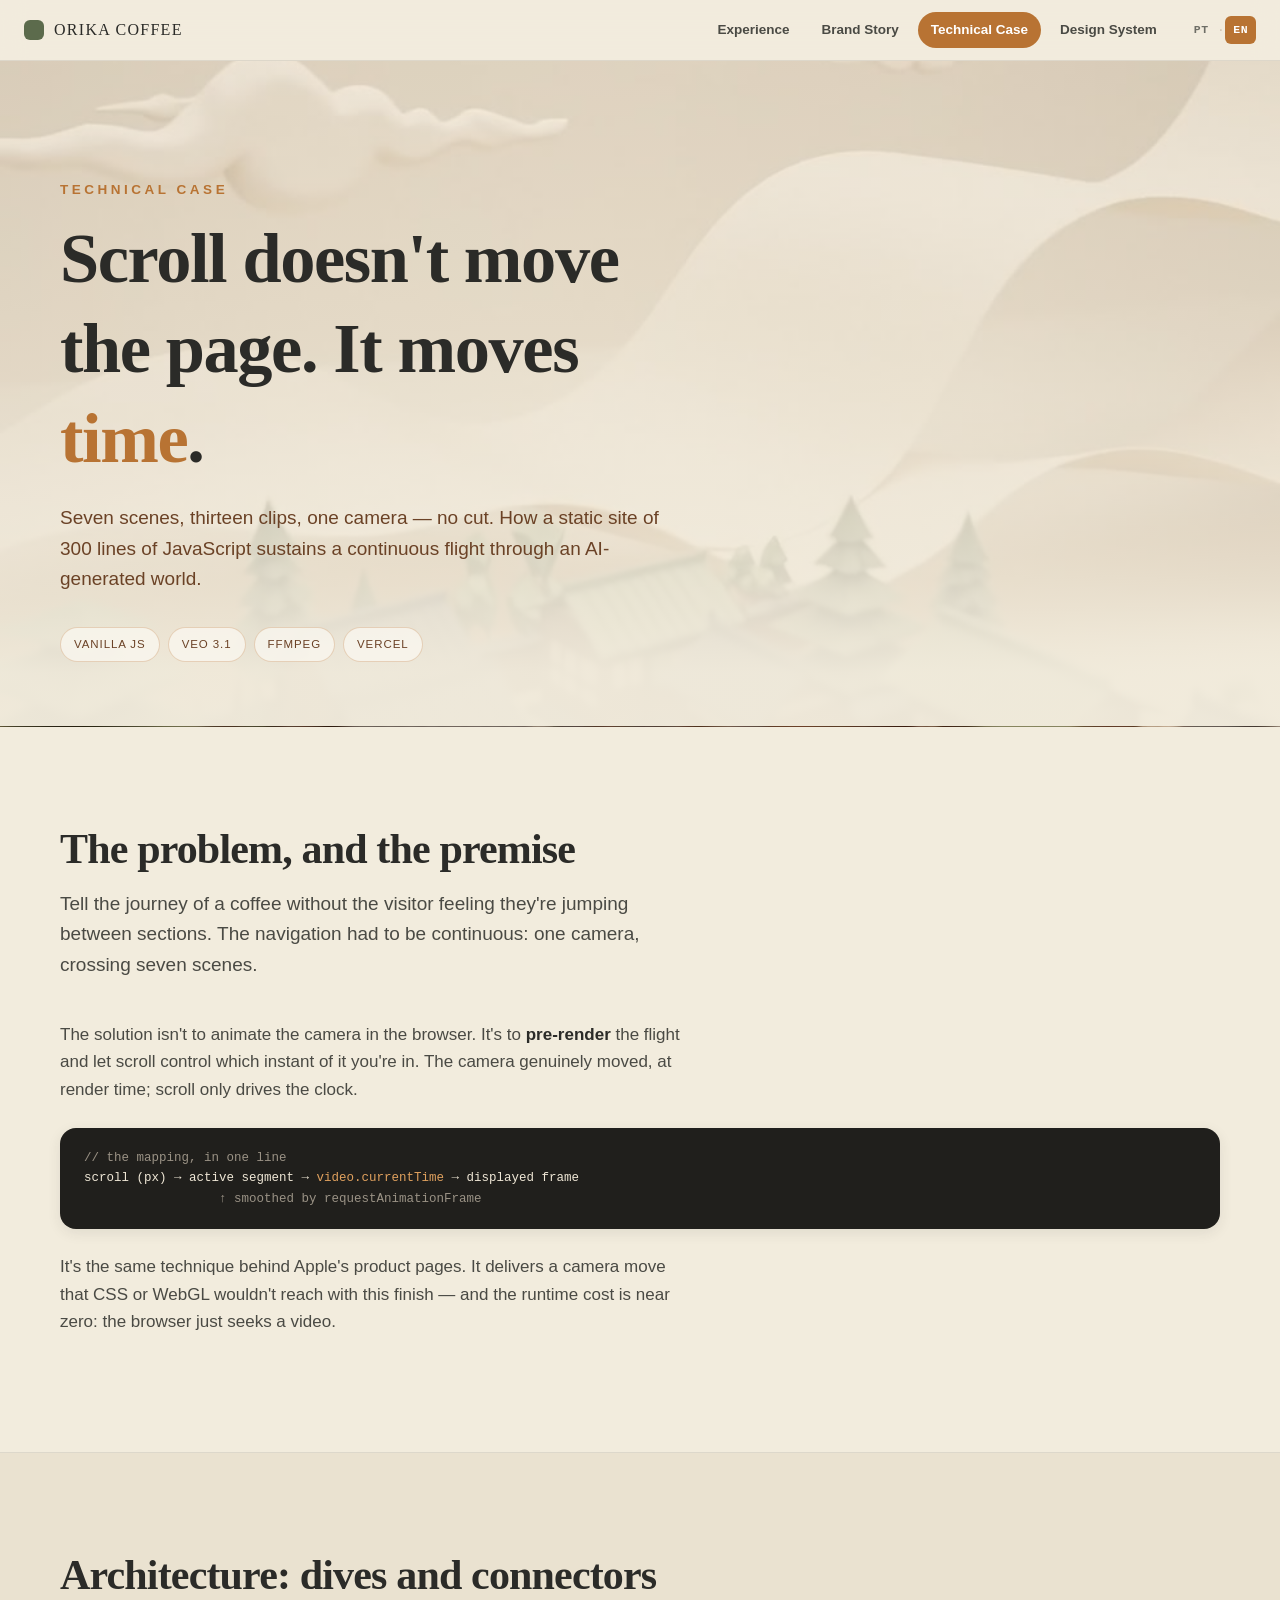
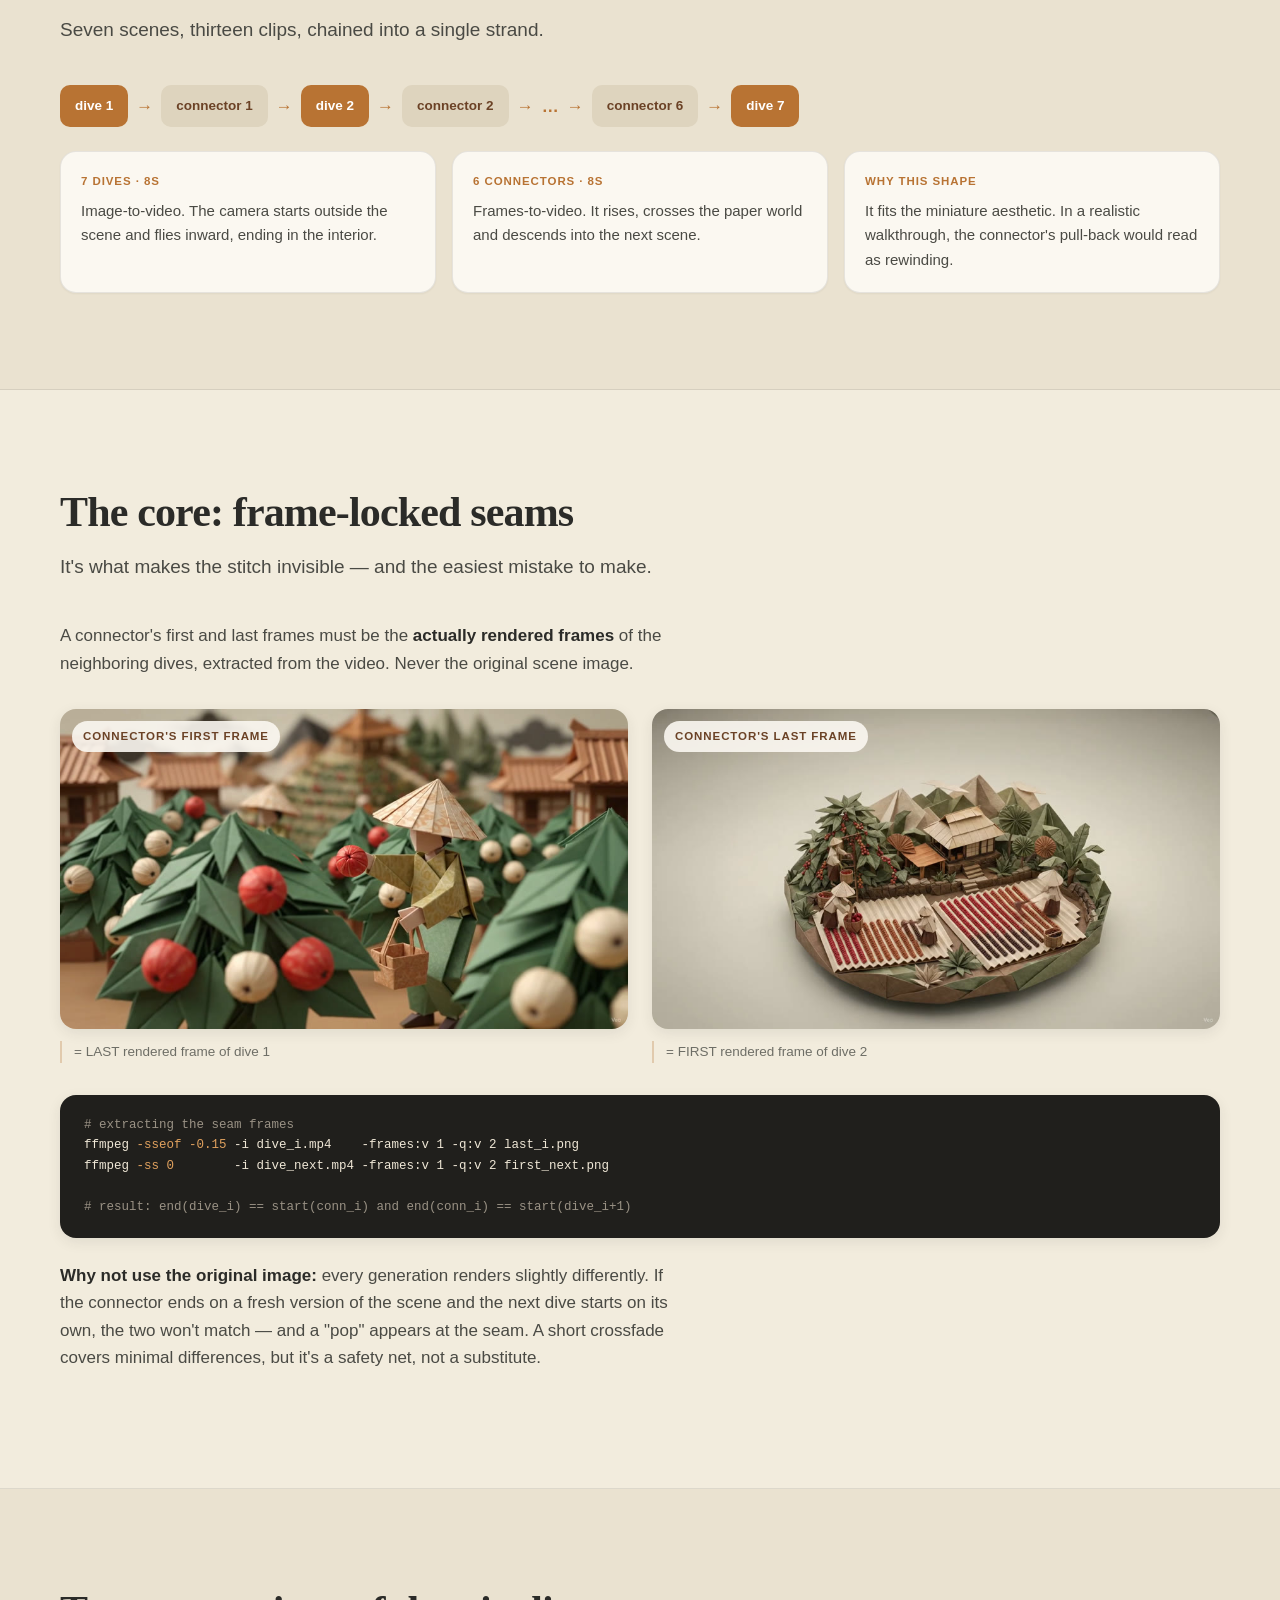
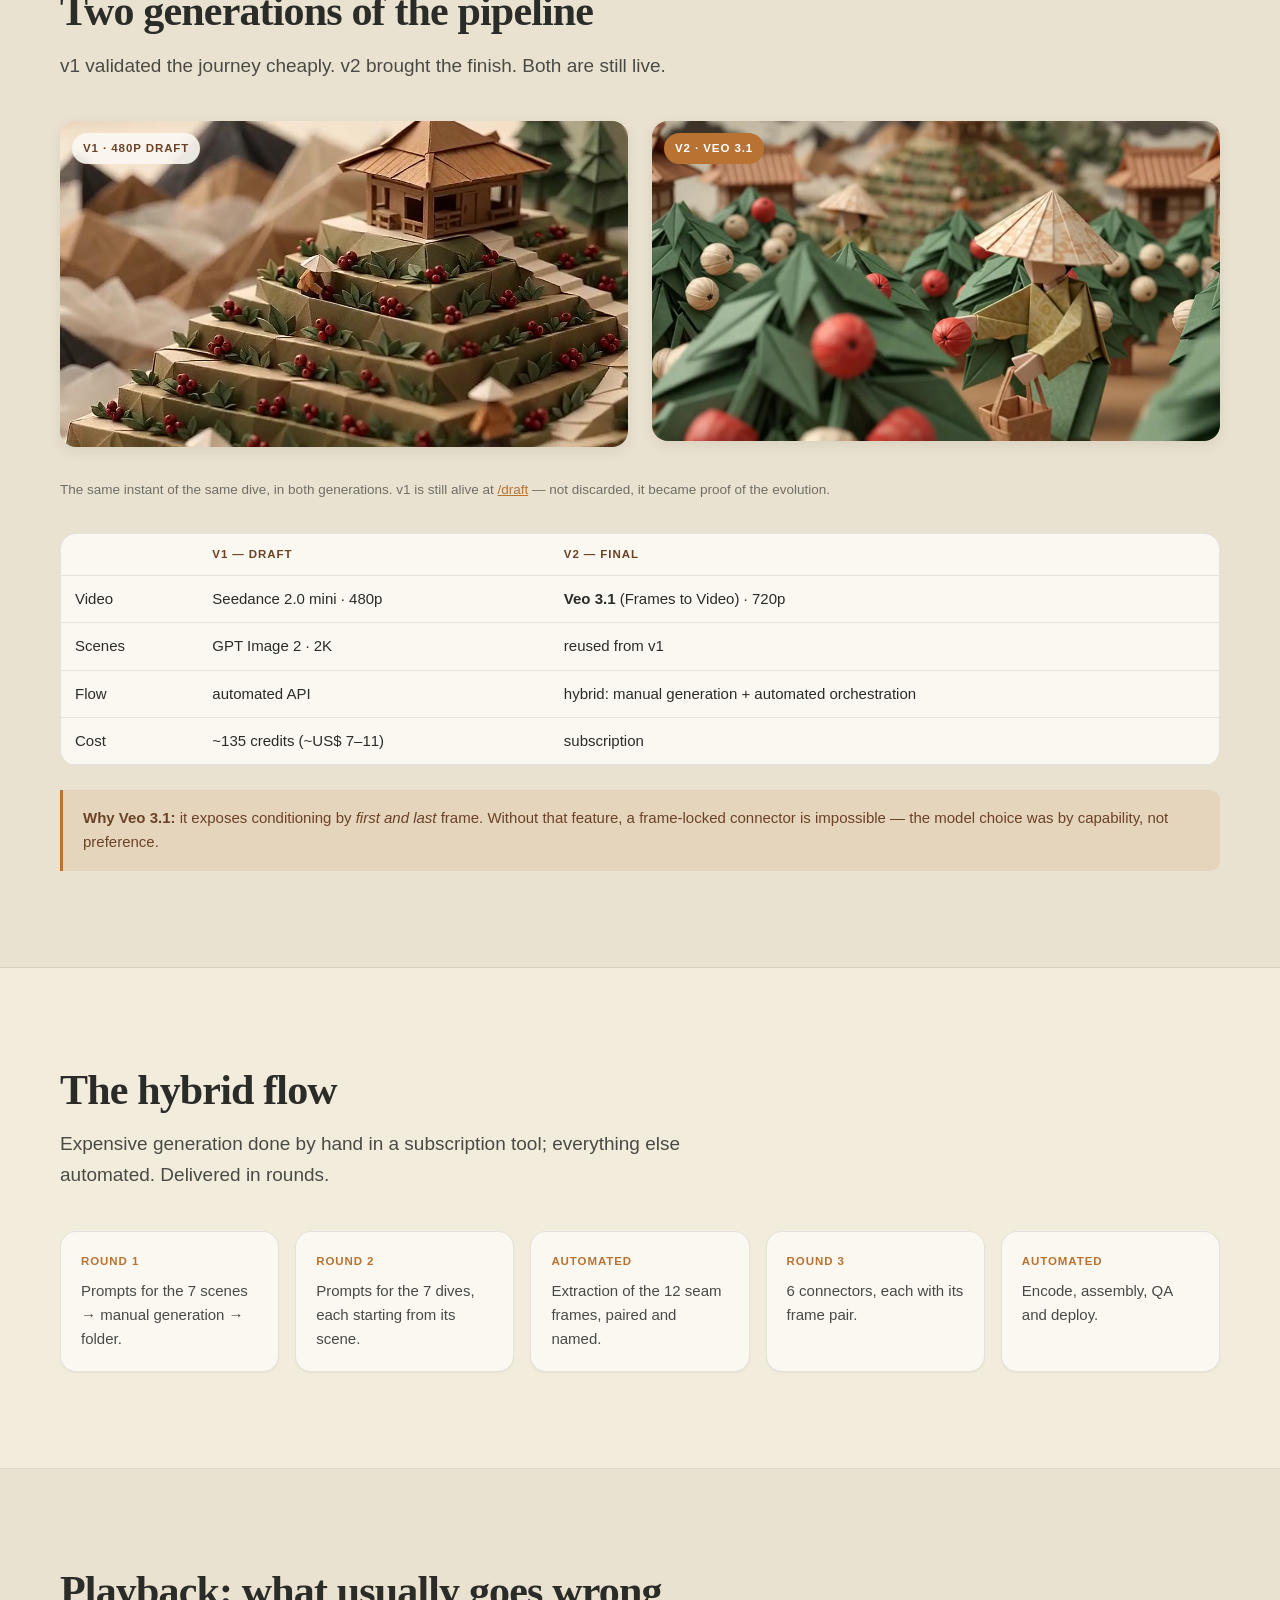
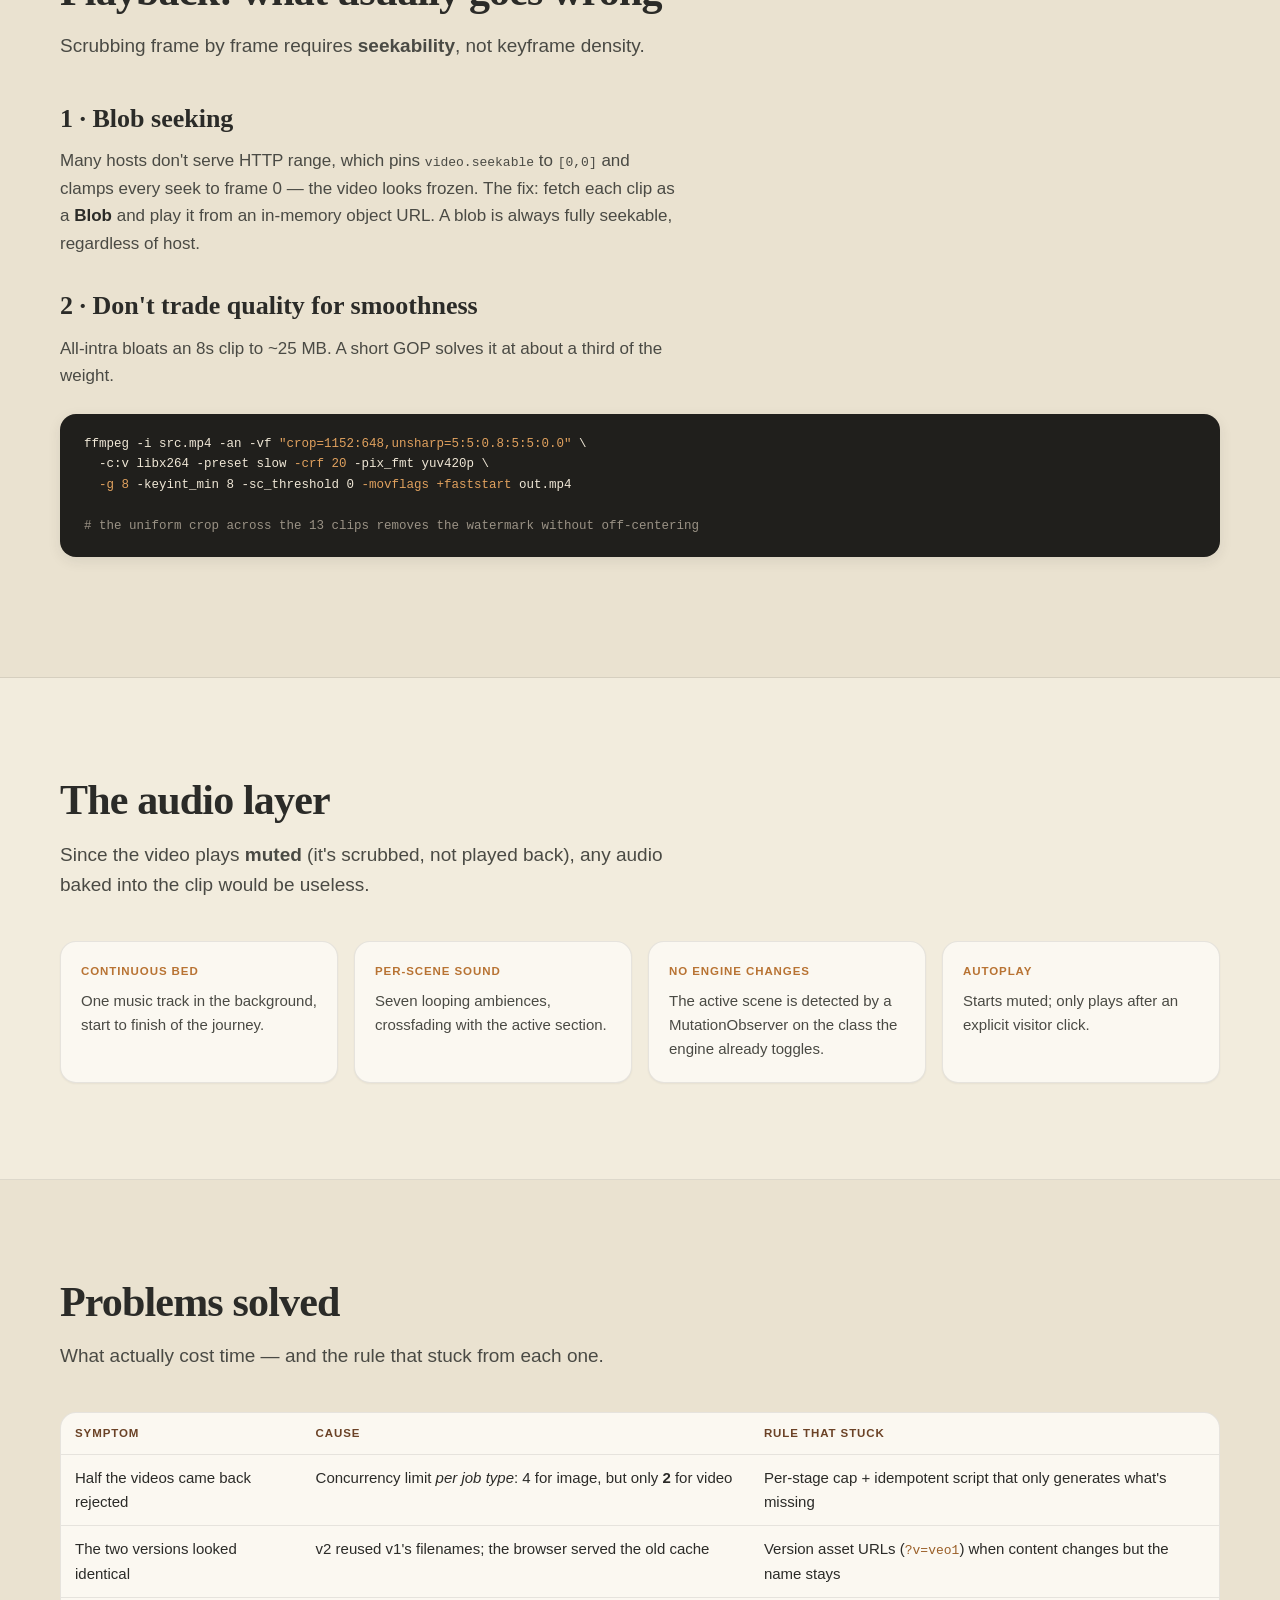
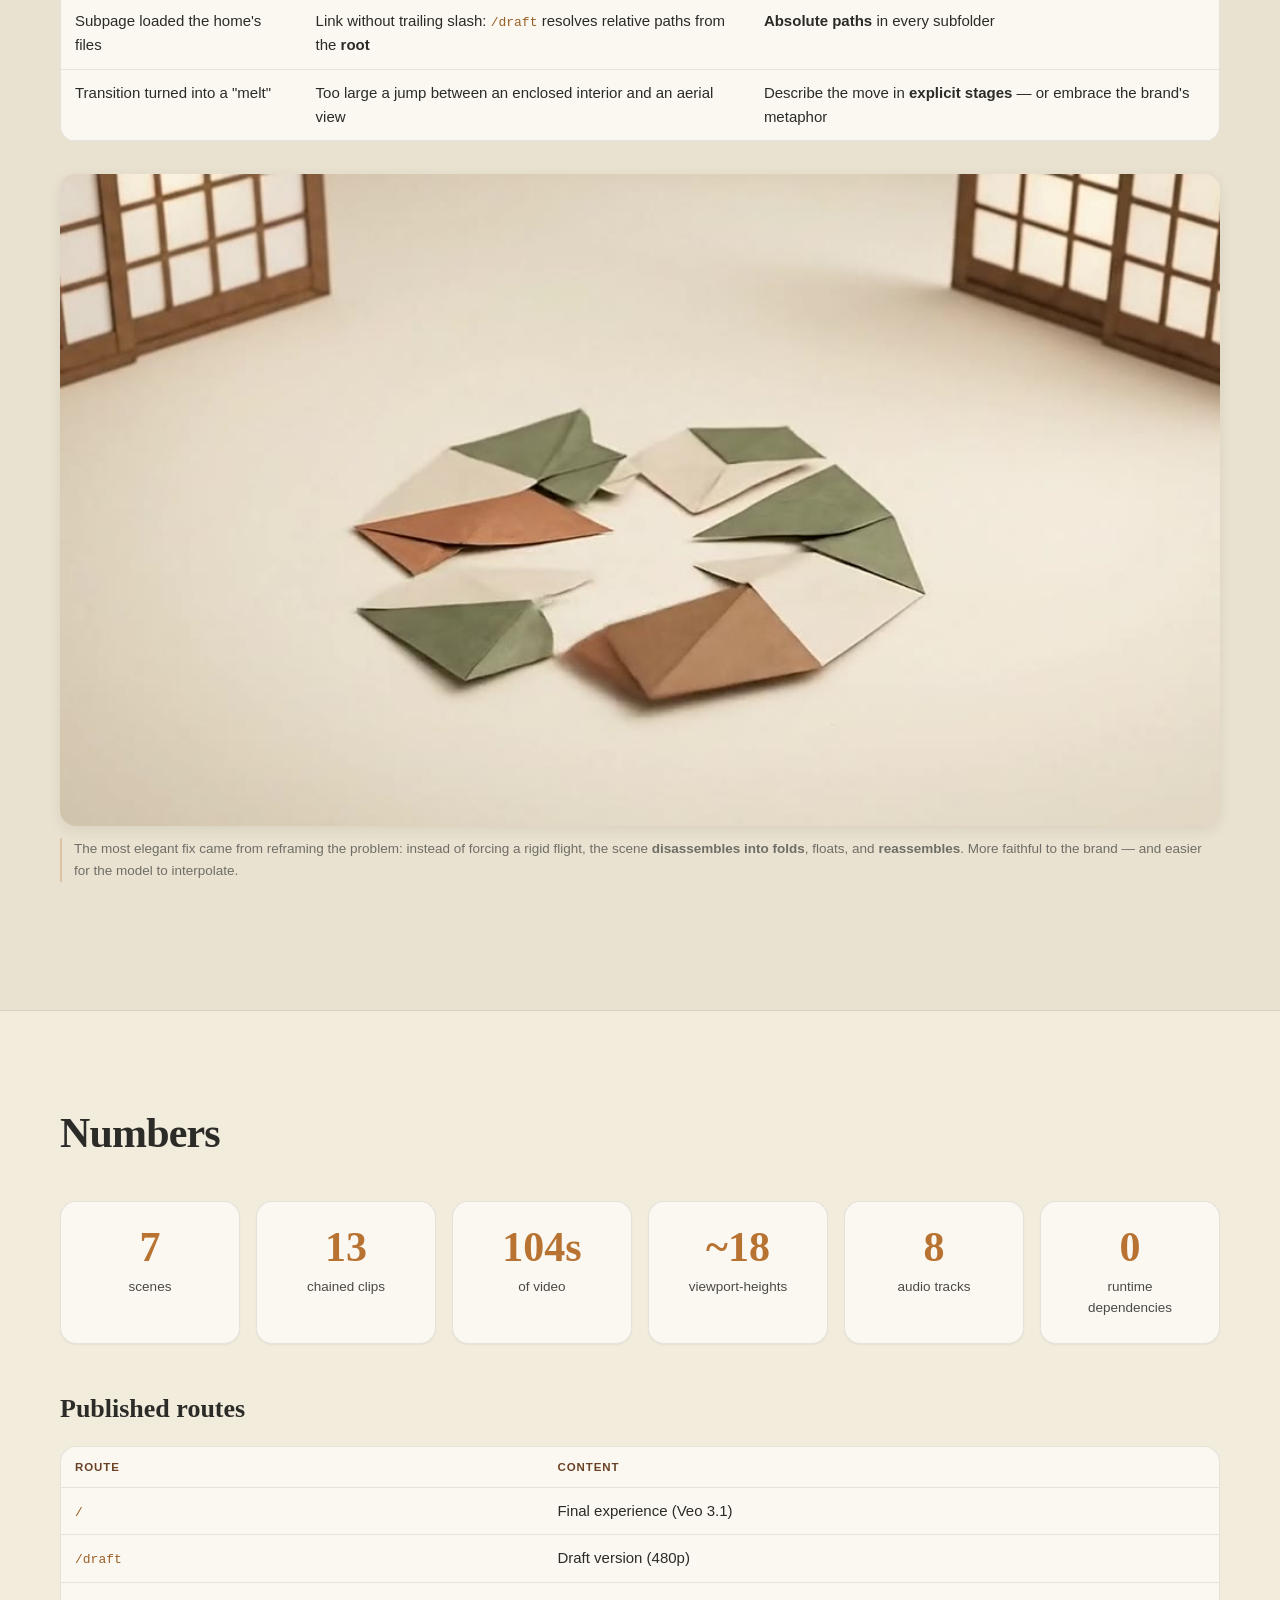
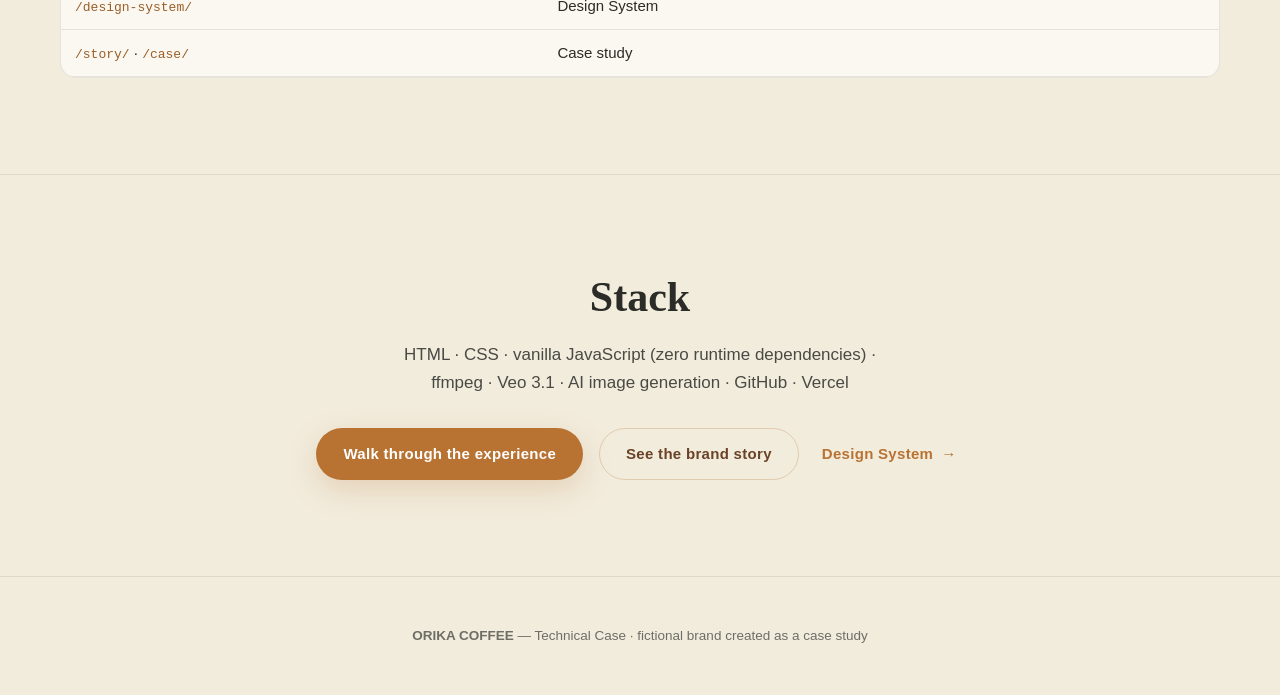
<file: case/index.html>
<!doctype html>
<html lang="en">
<head>
<meta charset="utf-8">
<meta name="viewport" content="width=device-width, initial-scale=1, viewport-fit=cover">
<title>ORIKA COFFEE — Technical Case</title>
<meta name="description" content="How ORIKA COFFEE was built: scroll that drives a camera, frame-locked seams, and an AI video pipeline.">
<link rel="stylesheet" href="/design-system/styles.css">
<link rel="stylesheet" href="/case-pages.css">
</head>
<body>

<nav class="case-top">
  <div class="container-xl case-top__row">
    <a class="case-brand" href="/"><i></i> ORIKA COFFEE</a>
    <div class="case-right">
      <div class="case-links">
        <a href="/">Experience</a>
        <a href="/story/">Brand Story</a>
        <a href="/case/" class="on">Technical Case</a>
        <a href="/design-system/">Design System</a>
      </div>
      <div class="case-lang"><a href="/pt/case/">PT</a><span>·</span><a href="/case/" class="on">EN</a></div>
    </div>
  </div>
</nav>

<header class="case-hero" style="background-image:url('/case/assets/aerial.jpg')">
  <div class="container case-hero__inner">
    <span class="eyebrow">Technical Case</span>
    <h1>Scroll doesn't move the page. It moves <em>time</em>.</h1>
    <p class="case-hero__lede">Seven scenes, thirteen clips, one camera — no cut. How a static site of 300 lines of JavaScript sustains a continuous flight through an AI-generated world.</p>
    <div class="case-meta"><span>Vanilla JS</span><span>Veo 3.1</span><span>ffmpeg</span><span>Vercel</span></div>
  </div>
</header>

<!-- PREMISE -->
<section class="case-section">
  <div class="container">
    <div class="case-head">
      <h2>The problem, and the premise</h2>
      <p>Tell the journey of a coffee without the visitor feeling they're jumping between sections. The navigation had to be continuous: one camera, crossing seven scenes.</p>
    </div>
    <div class="prose">
      <p>The solution isn't to animate the camera in the browser. It's to <strong>pre-render</strong> the flight and let scroll control which instant of it you're in. The camera genuinely moved, at render time; scroll only drives the clock.</p>
    </div>
    <pre class="code"><span class="c">// the mapping, in one line</span>
scroll (px) → active segment → <span class="k">video.currentTime</span> → displayed frame
                  <span class="c">↑ smoothed by requestAnimationFrame</span></pre>
    <div class="prose"><p>It's the same technique behind Apple's product pages. It delivers a camera move that CSS or WebGL wouldn't reach with this finish — and the runtime cost is near zero: the browser just seeks a video.</p></div>
  </div>
</section>

<!-- ARCHITECTURE -->
<section class="case-section">
  <div class="container">
    <div class="case-head">
      <h2>Architecture: dives and connectors</h2>
      <p>Seven scenes, thirteen clips, chained into a single strand.</p>
    </div>
    <div class="chain">
      <b>dive 1</b><span>→</span><i>connector 1</i><span>→</span><b>dive 2</b><span>→</span><i>connector 2</i><span>→</span><span>…</span><span>→</span><i>connector 6</i><span>→</span><b>dive 7</b>
    </div>
    <div class="flow">
      <div><strong>7 dives · 8s</strong><p>Image-to-video. The camera starts outside the scene and flies inward, ending in the interior.</p></div>
      <div><strong>6 connectors · 8s</strong><p>Frames-to-video. It rises, crosses the paper world and descends into the next scene.</p></div>
      <div><strong>Why this shape</strong><p>It fits the miniature aesthetic. In a realistic walkthrough, the connector's pull-back would read as rewinding.</p></div>
    </div>
  </div>
</section>

<!-- THE SEAM -->
<section class="case-section">
  <div class="container">
    <div class="case-head">
      <h2>The core: frame-locked seams</h2>
      <p>It's what makes the stitch invisible — and the easiest mistake to make.</p>
    </div>
    <div class="prose">
      <p>A connector's first and last frames must be the <strong>actually rendered frames</strong> of the neighboring dives, extracted from the video. Never the original scene image.</p>
    </div>

    <div class="compare" style="margin:var(--space-32) 0">
      <figure><span class="lbl">connector's first frame</span><img src="/case/assets/seam-a.jpg" alt="Last frame of the plantation dive"><figcaption>= LAST rendered frame of dive 1</figcaption></figure>
      <figure><span class="lbl">connector's last frame</span><img src="/case/assets/seam-b.jpg" alt="First frame of the harvest dive"><figcaption>= FIRST rendered frame of dive 2</figcaption></figure>
    </div>

    <pre class="code"><span class="c"># extracting the seam frames</span>
ffmpeg <span class="k">-sseof -0.15</span> -i dive_i.mp4    -frames:v 1 -q:v 2 last_i.png
ffmpeg <span class="k">-ss 0</span>        -i dive_next.mp4 -frames:v 1 -q:v 2 first_next.png

<span class="c"># result: end(dive_i) == start(conn_i) and end(conn_i) == start(dive_i+1)</span></pre>

    <div class="prose">
      <p><strong>Why not use the original image:</strong> every generation renders slightly differently. If the connector ends on a fresh version of the scene and the next dive starts on its own, the two won't match — and a "pop" appears at the seam. A short crossfade covers minimal differences, but it's a safety net, not a substitute.</p>
    </div>
  </div>
</section>

<!-- TWO GENERATIONS -->
<section class="case-section">
  <div class="container">
    <div class="case-head">
      <h2>Two generations of the pipeline</h2>
      <p>v1 validated the journey cheaply. v2 brought the finish. Both are still live.</p>
    </div>

    <div class="compare" style="margin-bottom:var(--space-32)">
      <figure><span class="lbl">v1 · 480p draft</span><img src="/case/assets/v1-mid.jpg" alt="Dive frame in the draft version"></figure>
      <figure><span class="lbl v2">v2 · Veo 3.1</span><img src="/case/assets/v2-mid.jpg" alt="Dive frame in the final version"></figure>
    </div>
    <p style="font-size:var(--text-caption);color:var(--clr-ink-dim);margin-bottom:var(--space-32)">The same instant of the same dive, in both generations. v1 is still alive at <a href="/draft">/draft</a> — not discarded, it became proof of the evolution.</p>

    <div class="tablewrap">
      <table class="spec">
        <tr><th></th><th>v1 — draft</th><th>v2 — final</th></tr>
        <tr><td>Video</td><td>Seedance 2.0 mini · 480p</td><td><strong>Veo 3.1</strong> (Frames to Video) · 720p</td></tr>
        <tr><td>Scenes</td><td>GPT Image 2 · 2K</td><td>reused from v1</td></tr>
        <tr><td>Flow</td><td>automated API</td><td>hybrid: manual generation + automated orchestration</td></tr>
        <tr><td>Cost</td><td>~135 credits (~US$ 7–11)</td><td>subscription</td></tr>
      </table>
    </div>

    <div class="ds-note" style="margin-top:var(--space-24)"><strong>Why Veo 3.1:</strong> it exposes conditioning by <em>first and last</em> frame. Without that feature, a frame-locked connector is impossible — the model choice was by capability, not preference.</div>
  </div>
</section>

<!-- HYBRID FLOW -->
<section class="case-section">
  <div class="container">
    <div class="case-head">
      <h2>The hybrid flow</h2>
      <p>Expensive generation done by hand in a subscription tool; everything else automated. Delivered in rounds.</p>
    </div>
    <div class="flow">
      <div><strong>Round 1</strong><p>Prompts for the 7 scenes → manual generation → folder.</p></div>
      <div><strong>Round 2</strong><p>Prompts for the 7 dives, each starting from its scene.</p></div>
      <div><strong>Automated</strong><p>Extraction of the 12 seam frames, paired and named.</p></div>
      <div><strong>Round 3</strong><p>6 connectors, each with its frame pair.</p></div>
      <div><strong>Automated</strong><p>Encode, assembly, QA and deploy.</p></div>
    </div>
  </div>
</section>

<!-- PLAYBACK -->
<section class="case-section">
  <div class="container">
    <div class="case-head">
      <h2>Playback: what usually goes wrong</h2>
      <p>Scrubbing frame by frame requires <strong>seekability</strong>, not keyframe density.</p>
    </div>
    <div class="prose">
      <h3>1 · Blob seeking</h3>
      <p>Many hosts don't serve HTTP range, which pins <code>video.seekable</code> to <code>[0,0]</code> and clamps every seek to frame 0 — the video looks frozen. The fix: fetch each clip as a <strong>Blob</strong> and play it from an in-memory object URL. A blob is always fully seekable, regardless of host.</p>
      <h3>2 · Don't trade quality for smoothness</h3>
      <p>All-intra bloats an 8s clip to ~25 MB. A short GOP solves it at about a third of the weight.</p>
    </div>
    <pre class="code">ffmpeg -i src.mp4 -an -vf <span class="k">"crop=1152:648,unsharp=5:5:0.8:5:5:0.0"</span> \
  -c:v libx264 -preset slow <span class="k">-crf 20</span> -pix_fmt yuv420p \
  <span class="k">-g 8</span> -keyint_min 8 -sc_threshold 0 <span class="k">-movflags +faststart</span> out.mp4

<span class="c"># the uniform crop across the 13 clips removes the watermark without off-centering</span></pre>
  </div>
</section>

<!-- AUDIO -->
<section class="case-section">
  <div class="container">
    <div class="case-head">
      <h2>The audio layer</h2>
      <p>Since the video plays <strong>muted</strong> (it's scrubbed, not played back), any audio baked into the clip would be useless.</p>
    </div>
    <div class="flow">
      <div><strong>Continuous bed</strong><p>One music track in the background, start to finish of the journey.</p></div>
      <div><strong>Per-scene sound</strong><p>Seven looping ambiences, crossfading with the active section.</p></div>
      <div><strong>No engine changes</strong><p>The active scene is detected by a MutationObserver on the class the engine already toggles.</p></div>
      <div><strong>Autoplay</strong><p>Starts muted; only plays after an explicit visitor click.</p></div>
    </div>
  </div>
</section>

<!-- PROBLEMS -->
<section class="case-section">
  <div class="container">
    <div class="case-head">
      <h2>Problems solved</h2>
      <p>What actually cost time — and the rule that stuck from each one.</p>
    </div>
    <div class="tablewrap">
      <table class="spec">
        <tr><th>Symptom</th><th>Cause</th><th>Rule that stuck</th></tr>
        <tr><td>Half the videos came back rejected</td><td>Concurrency limit <em>per job type</em>: 4 for image, but only <strong>2</strong> for video</td><td>Per-stage cap + idempotent script that only generates what's missing</td></tr>
        <tr><td>The two versions looked identical</td><td>v2 reused v1's filenames; the browser served the old cache</td><td>Version asset URLs (<code>?v=veo1</code>) when content changes but the name stays</td></tr>
        <tr><td>Subpage loaded the home's files</td><td>Link without trailing slash: <code>/draft</code> resolves relative paths from the <strong>root</strong></td><td><strong>Absolute paths</strong> in every subfolder</td></tr>
        <tr><td>Transition turned into a "melt"</td><td>Too large a jump between an enclosed interior and an aerial view</td><td>Describe the move in <strong>explicit stages</strong> — or embrace the brand's metaphor</td></tr>
      </table>
    </div>
    <figure class="fig" style="margin-top:var(--space-32)">
      <img src="/case/assets/fold.jpg" alt="The scene disassembled into origami pieces">
      <figcaption>The most elegant fix came from reframing the problem: instead of forcing a rigid flight, the scene <strong>disassembles into folds</strong>, floats, and <strong>reassembles</strong>. More faithful to the brand — and easier for the model to interpolate.</figcaption>
    </figure>
  </div>
</section>

<!-- NUMBERS -->
<section class="case-section">
  <div class="container">
    <div class="case-head"><h2>Numbers</h2></div>
    <div class="stats">
      <div class="stat"><b>7</b><span>scenes</span></div>
      <div class="stat"><b>13</b><span>chained clips</span></div>
      <div class="stat"><b>104s</b><span>of video</span></div>
      <div class="stat"><b>~18</b><span>viewport-heights</span></div>
      <div class="stat"><b>8</b><span>audio tracks</span></div>
      <div class="stat"><b>0</b><span>runtime dependencies</span></div>
    </div>
    <h3 class="ds-sub">Published routes</h3>
    <div class="tablewrap">
      <table class="spec">
        <tr><th>Route</th><th>Content</th></tr>
        <tr><td><code>/</code></td><td>Final experience (Veo 3.1)</td></tr>
        <tr><td><code>/draft</code></td><td>Draft version (480p)</td></tr>
        <tr><td><code>/design-system/</code></td><td>Design System</td></tr>
        <tr><td><code>/story/</code> · <code>/case/</code></td><td>Case study</td></tr>
      </table>
    </div>
  </div>
</section>

<section class="case-cta">
  <div class="container">
    <h2>Stack</h2>
    <p>HTML · CSS · vanilla JavaScript (zero runtime dependencies) · ffmpeg · Veo 3.1 · AI image generation · GitHub · Vercel</p>
    <div class="btn-row" style="justify-content:center">
      <a class="btn-primary" href="/">Walk through the experience</a>
      <a class="btn-outline" href="/story/">See the brand story</a>
      <a class="btn-ghost" href="/design-system/">Design System <span class="arrow">→</span></a>
    </div>
  </div>
</section>

<footer class="case-foot">
  <div class="container"><p><strong>ORIKA COFFEE</strong> — Technical Case · fictional brand created as a case study</p></div>
</footer>

</body>
</html>
</file>
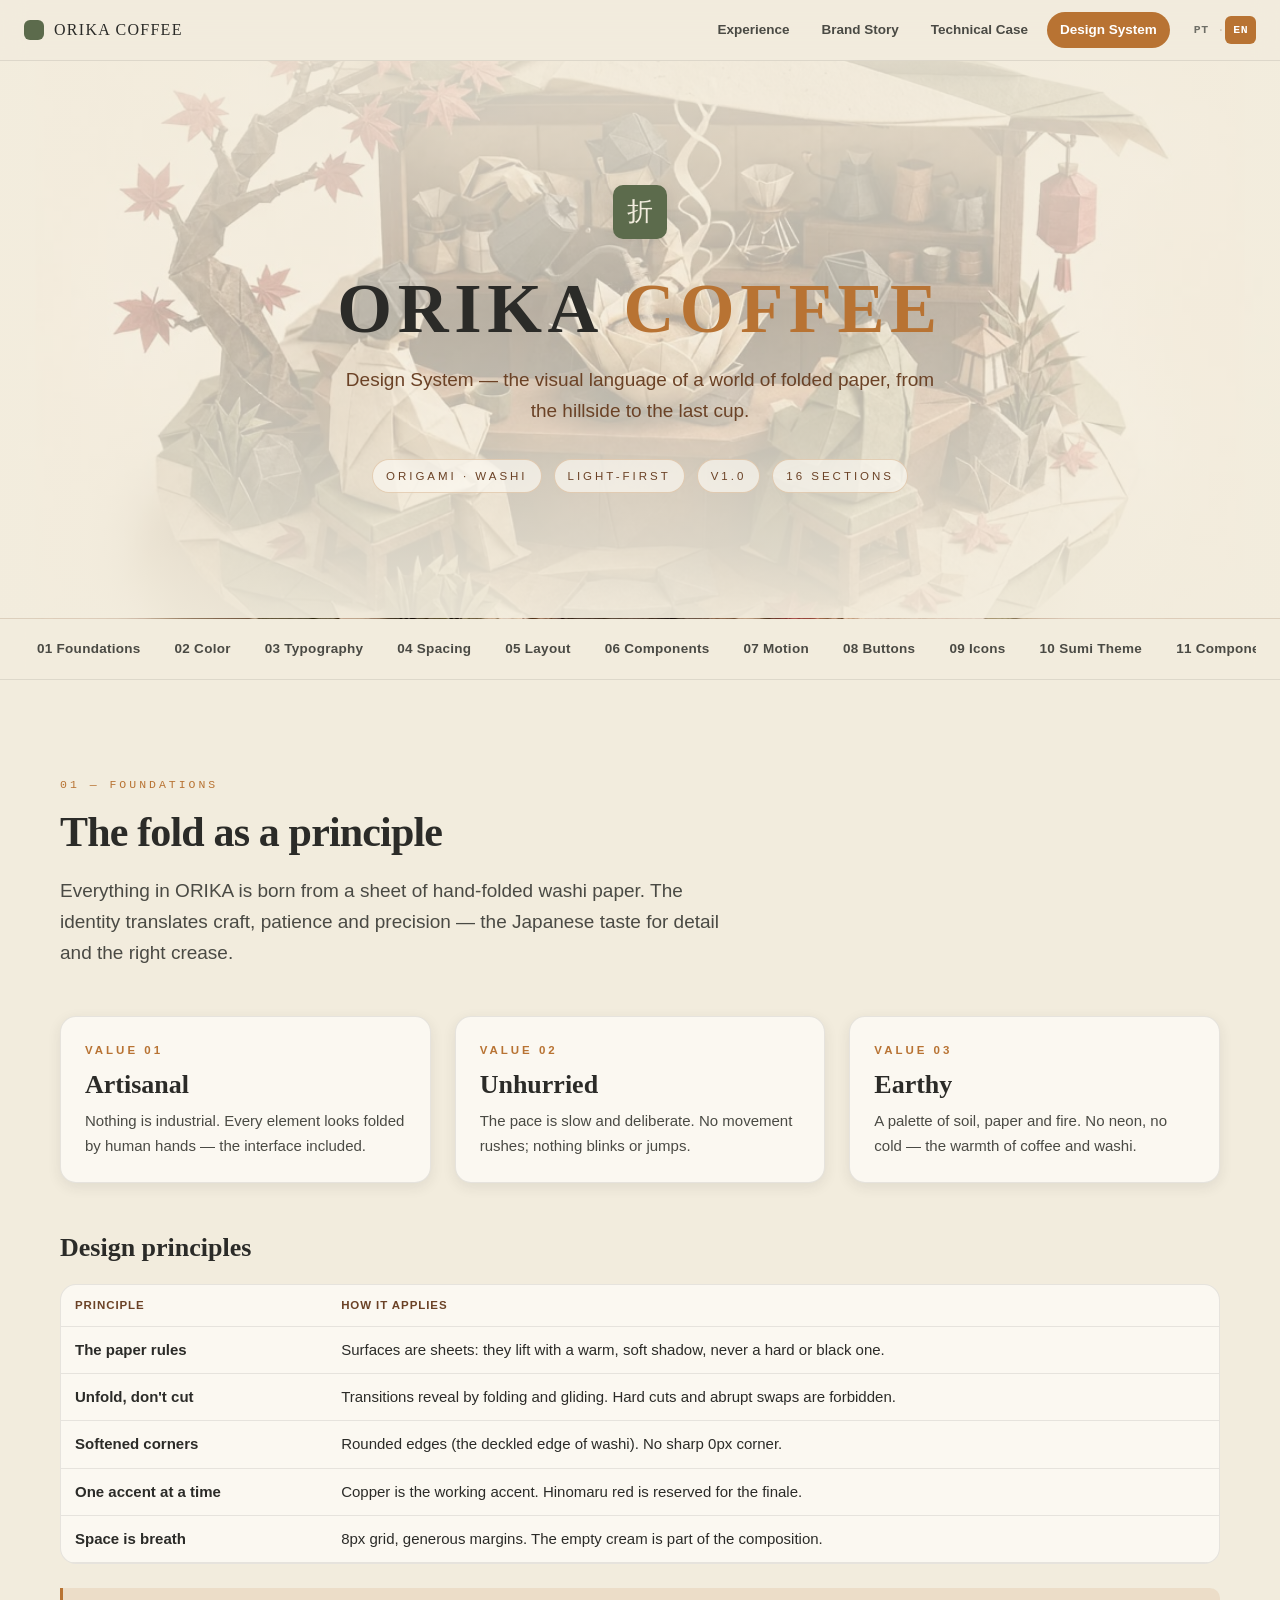
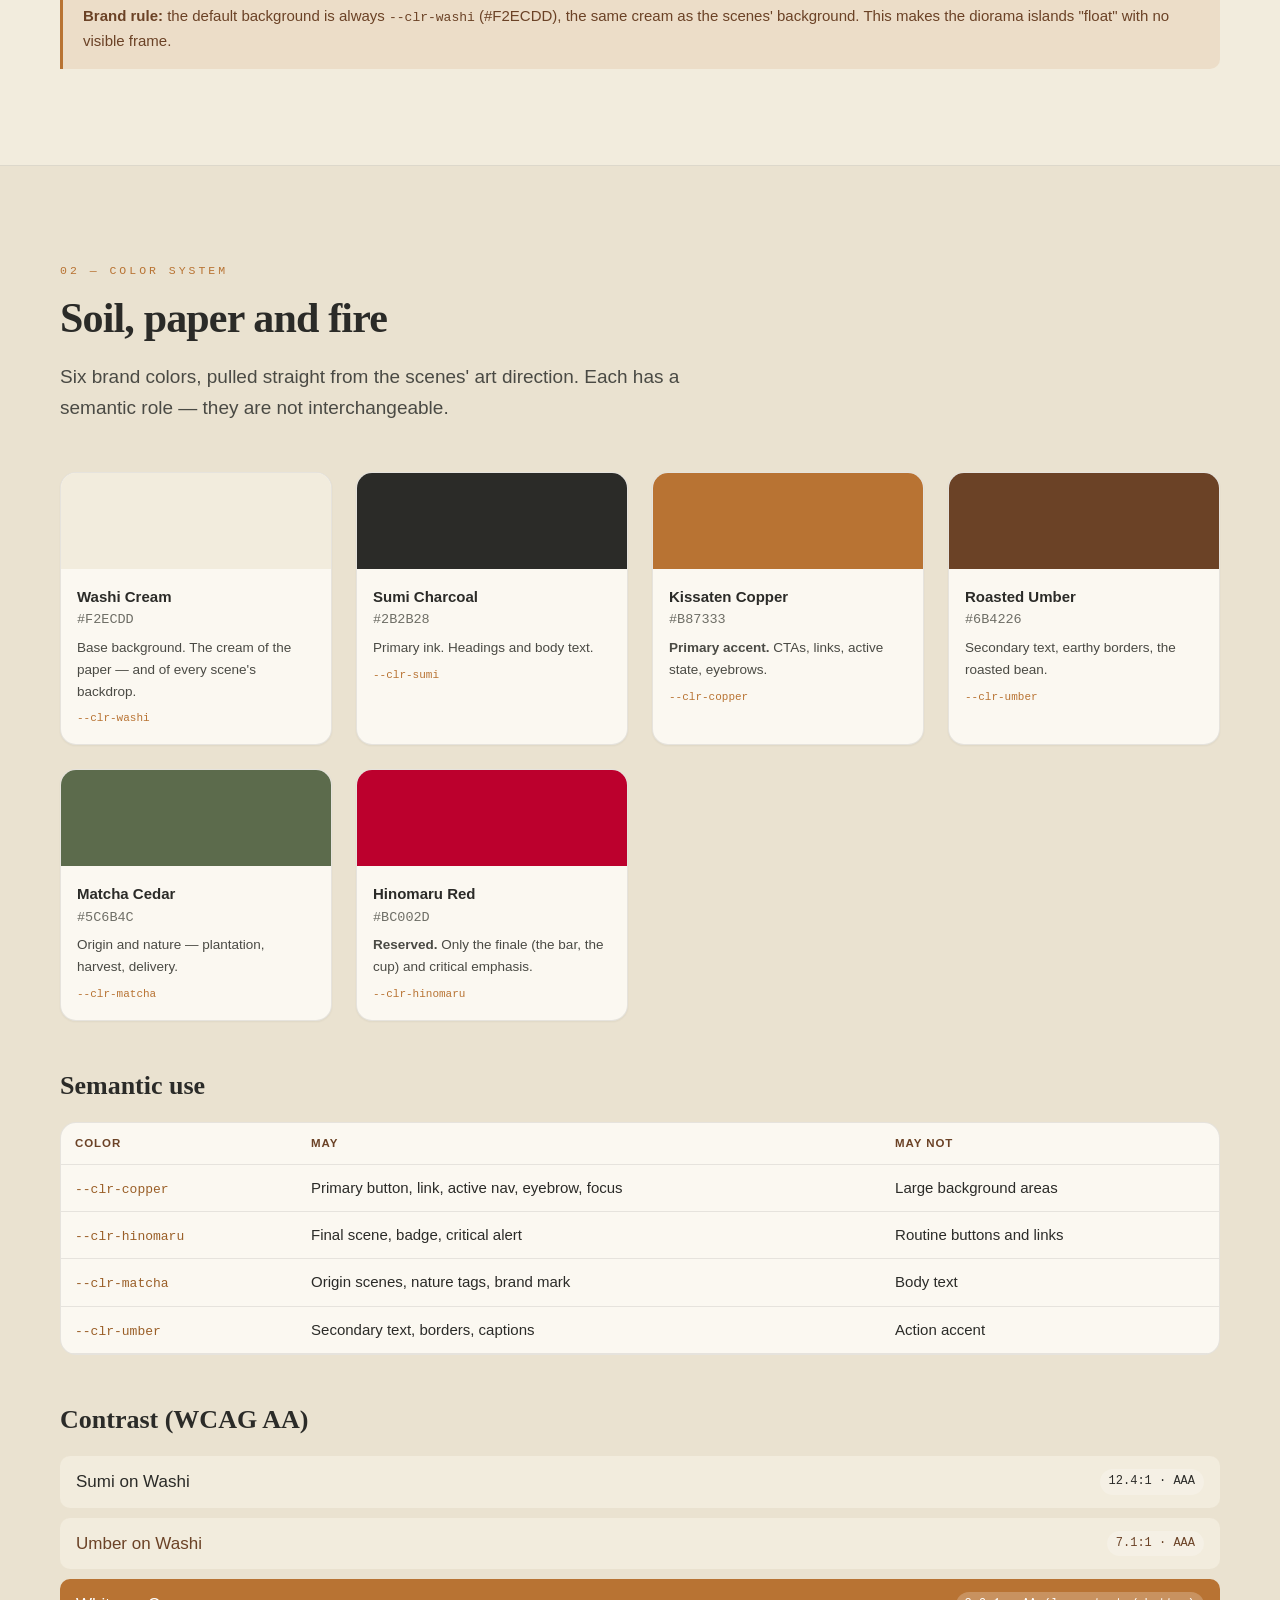
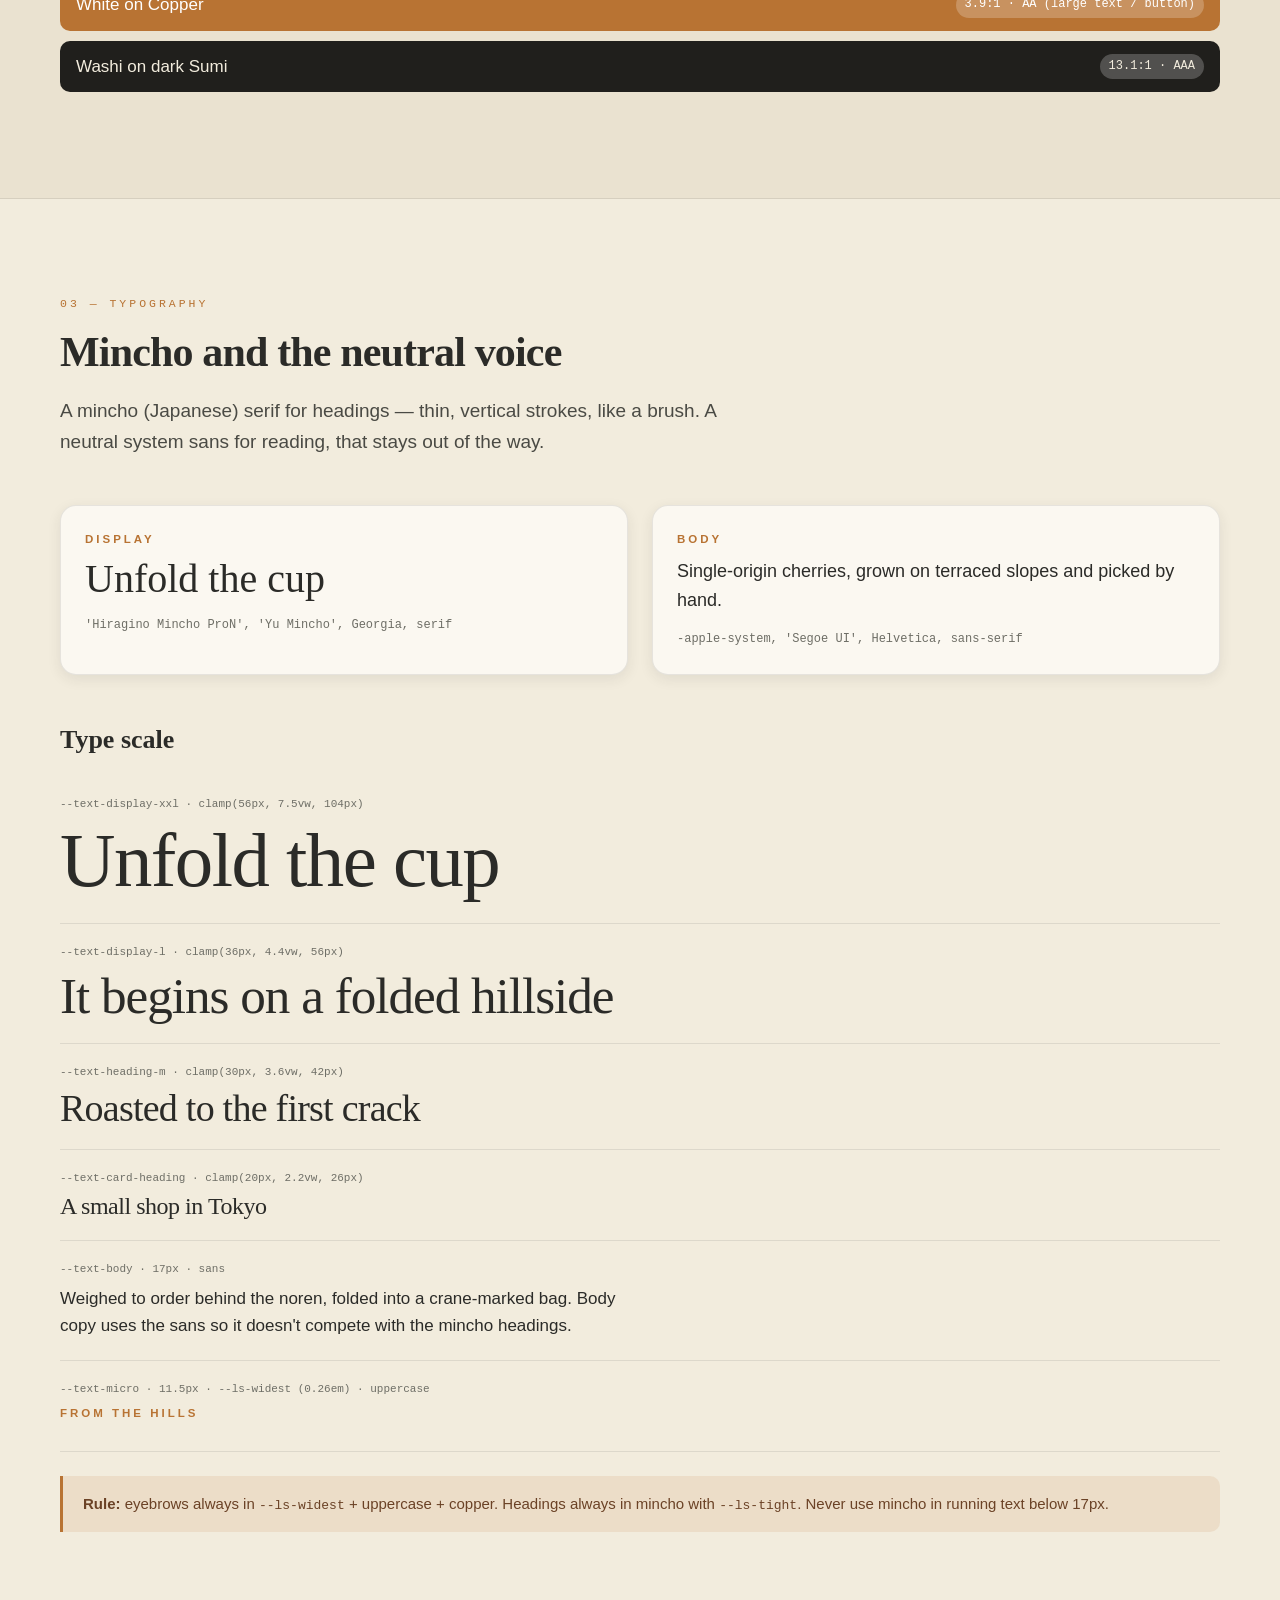
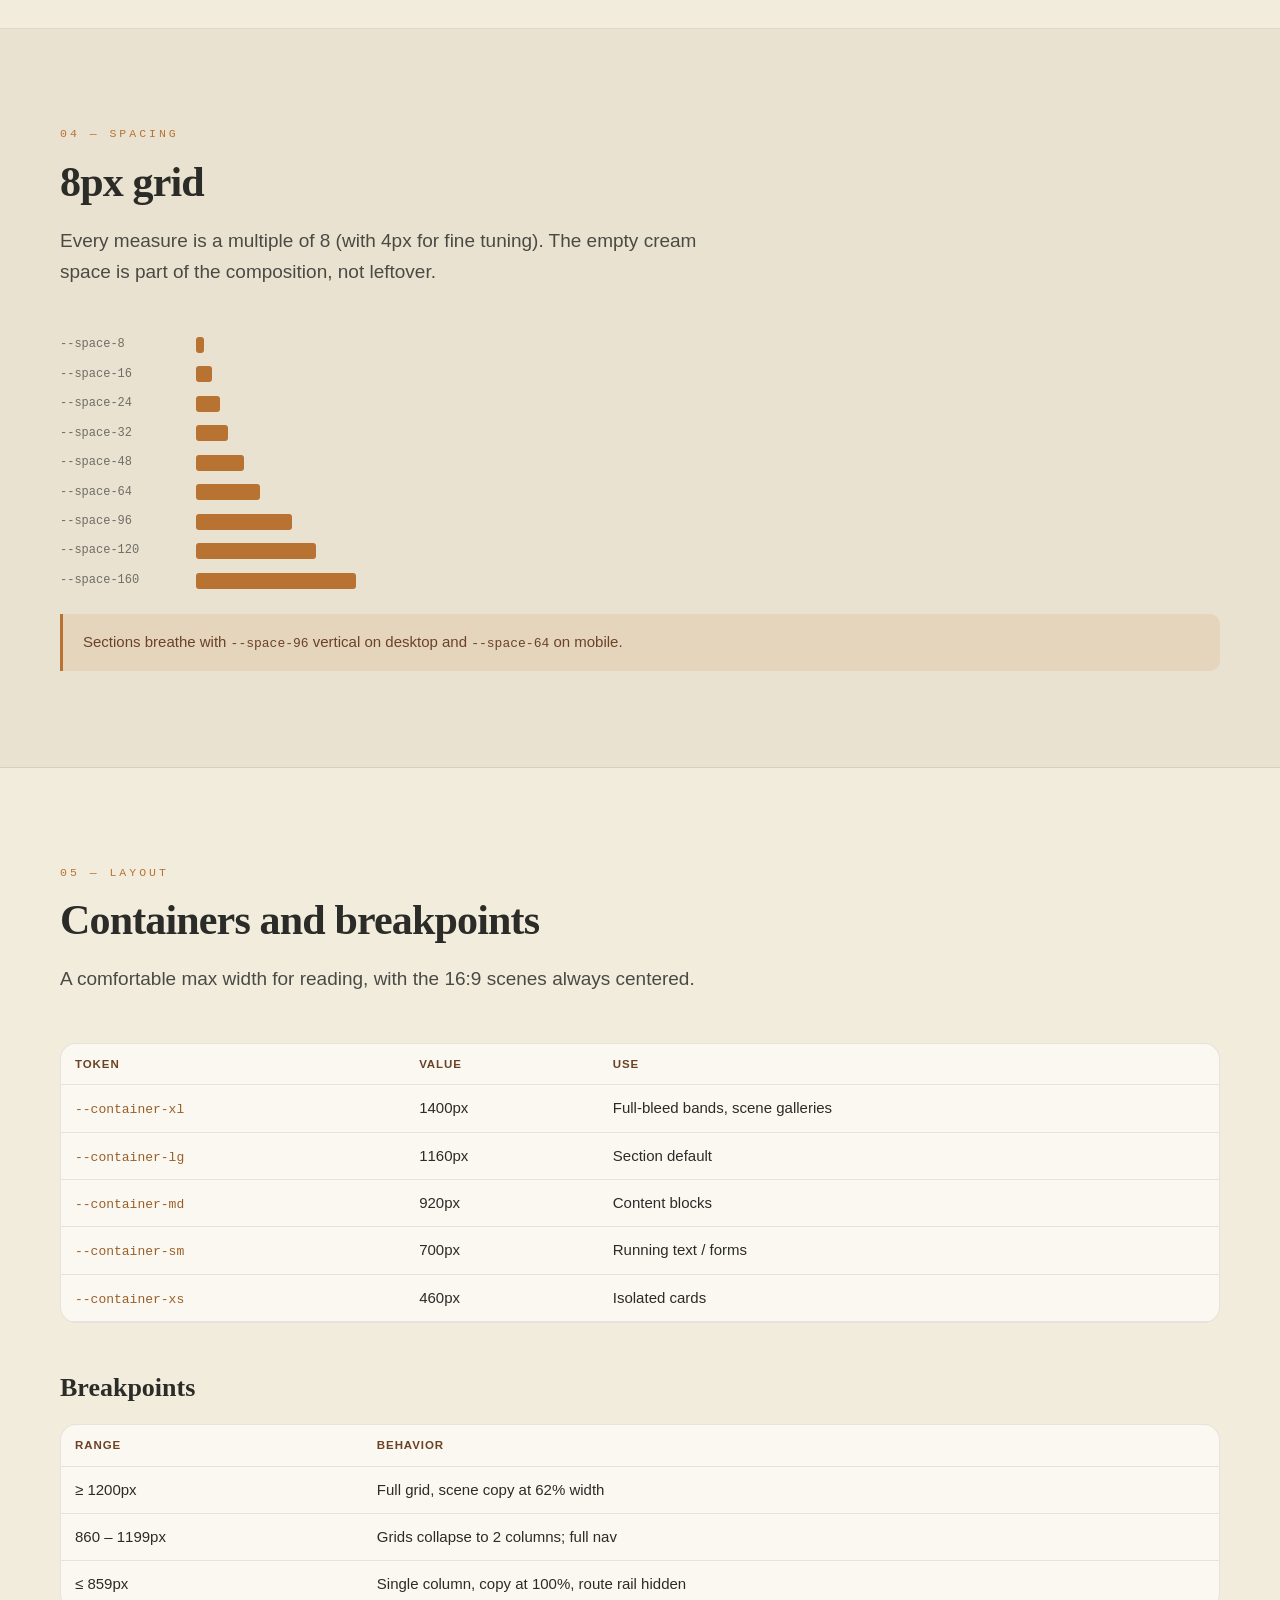
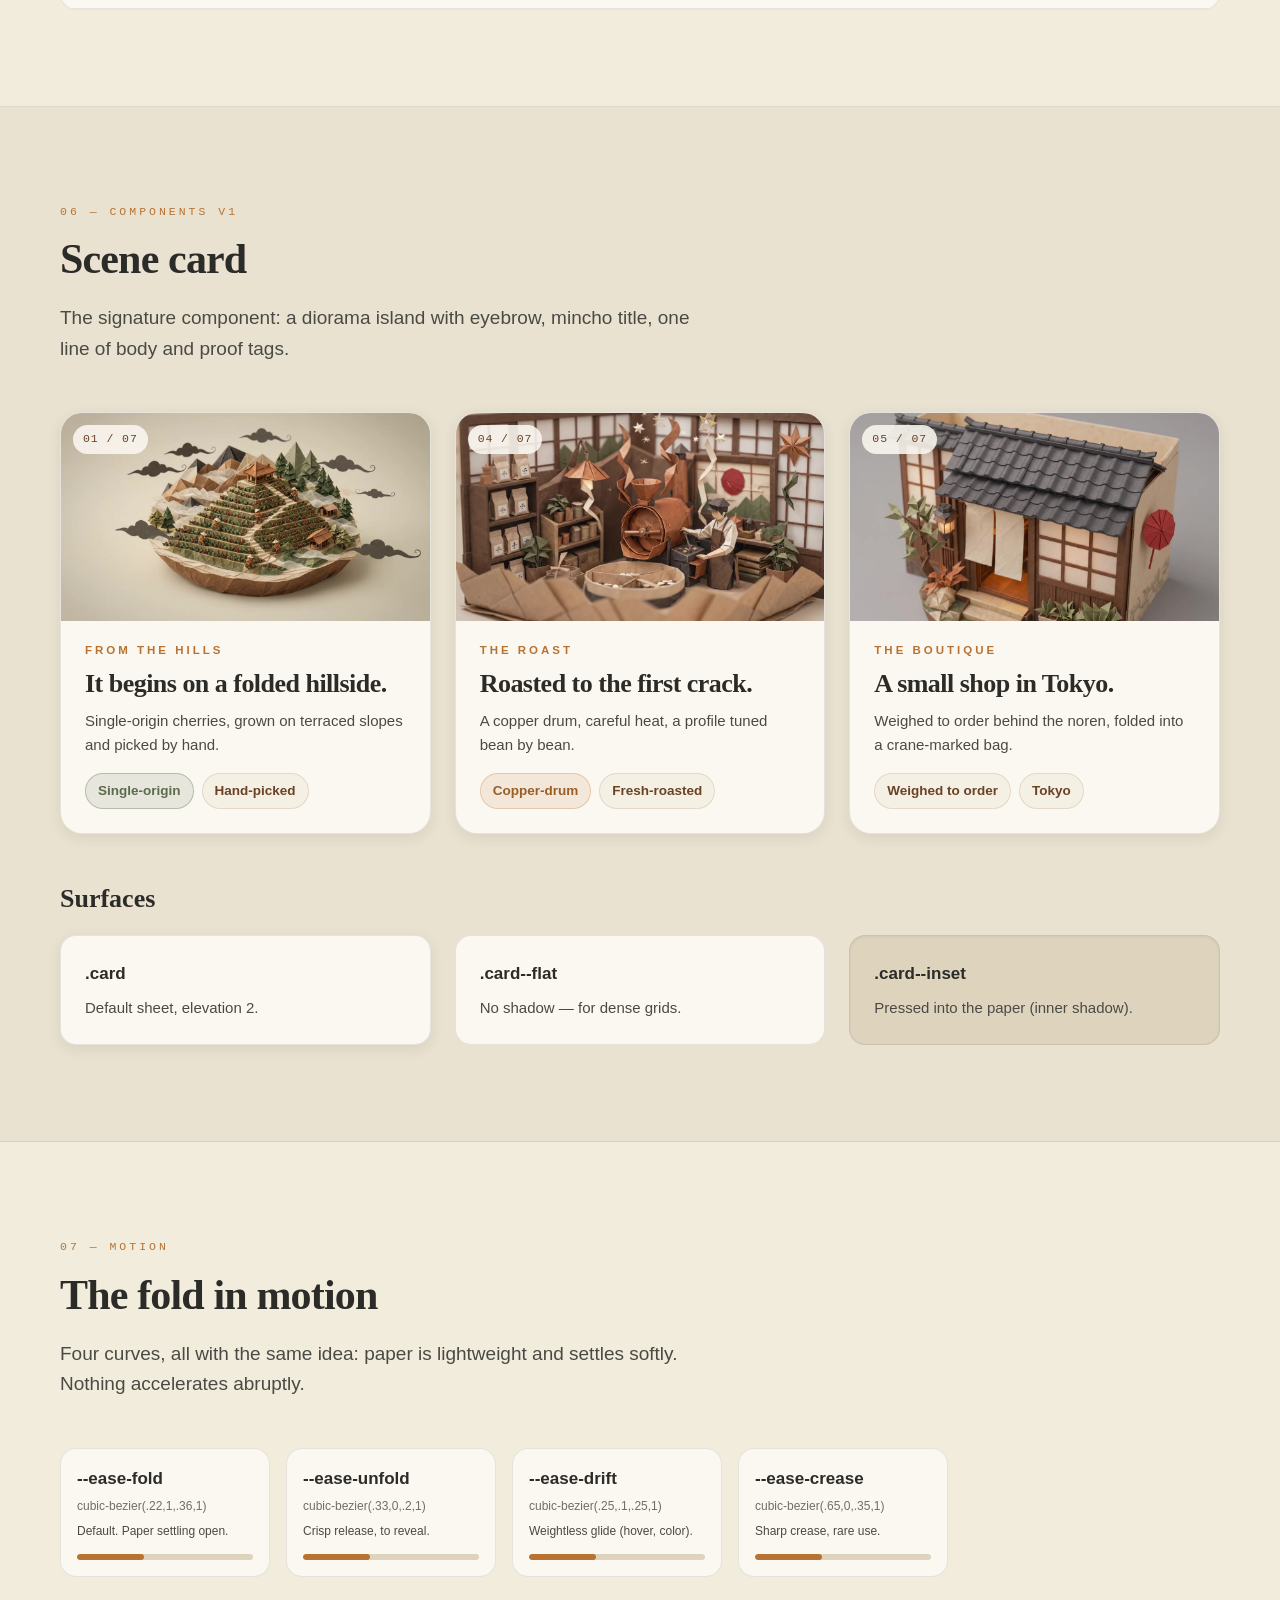
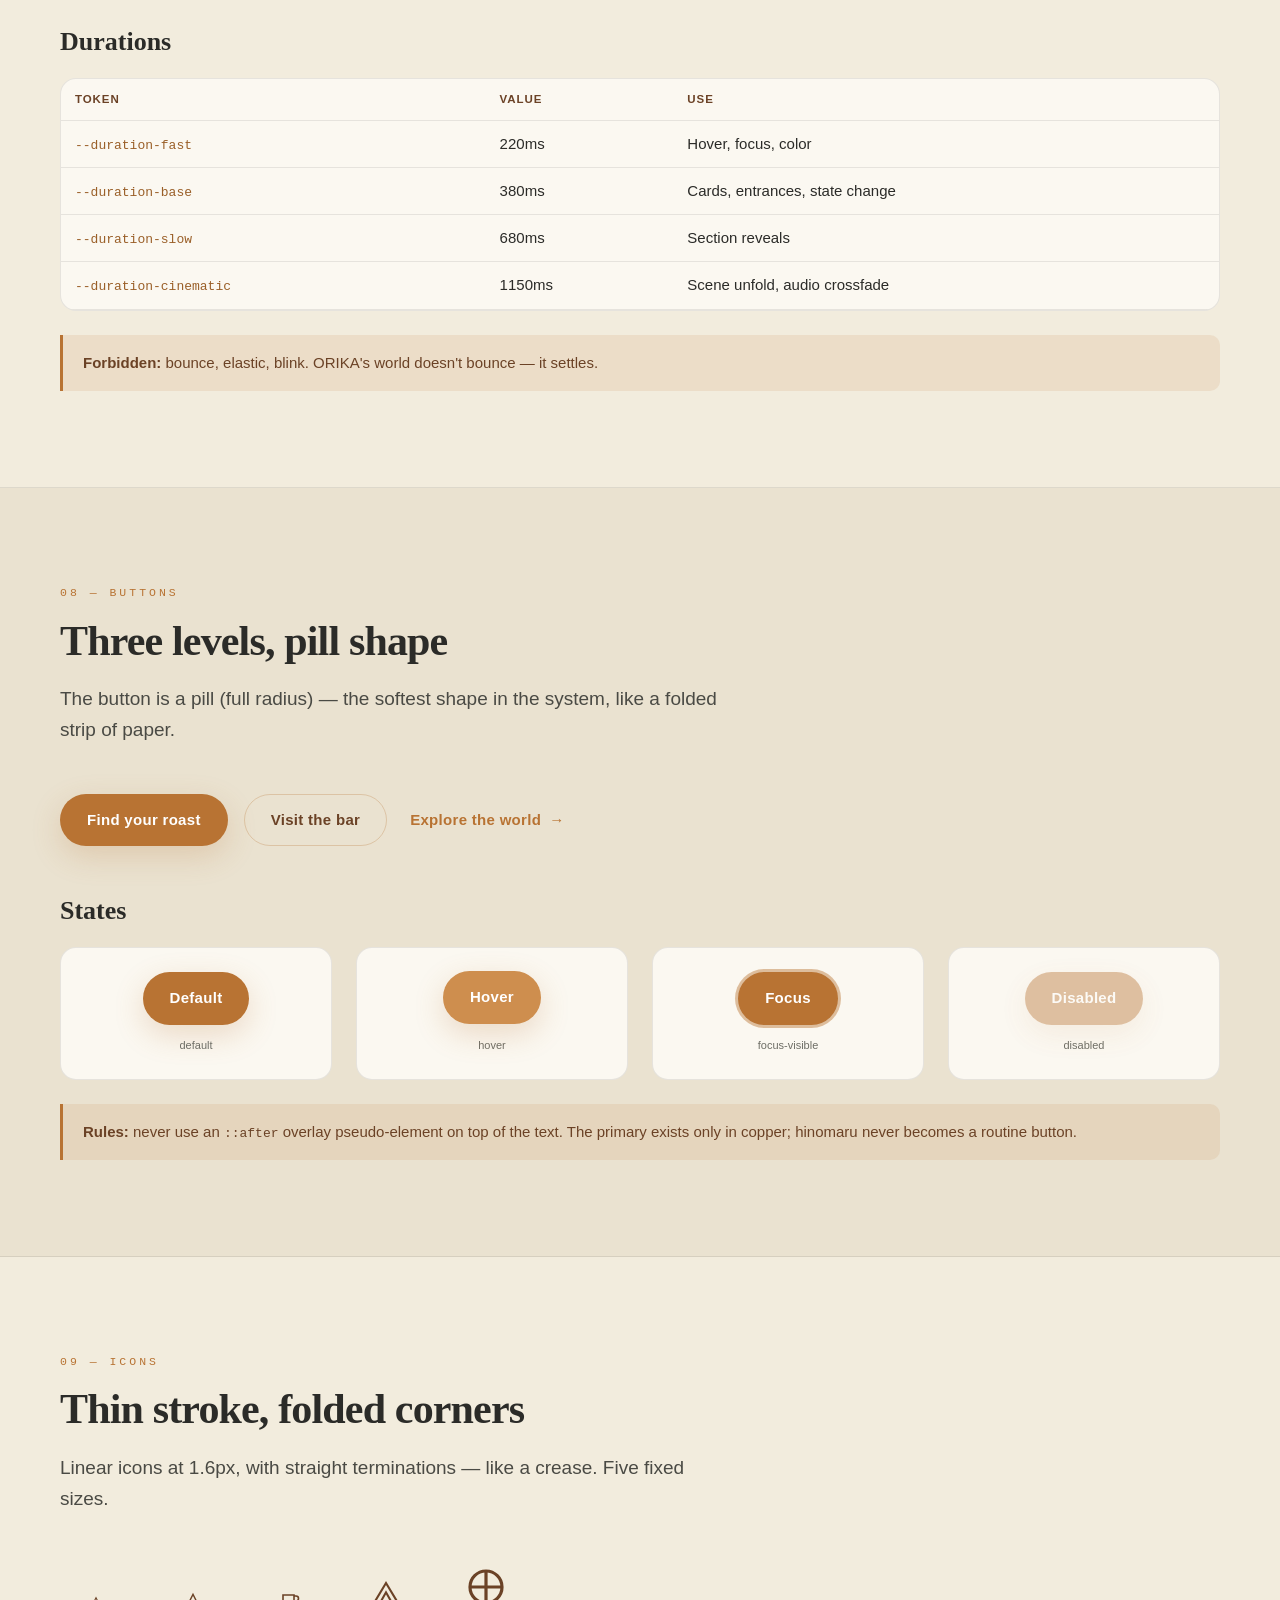
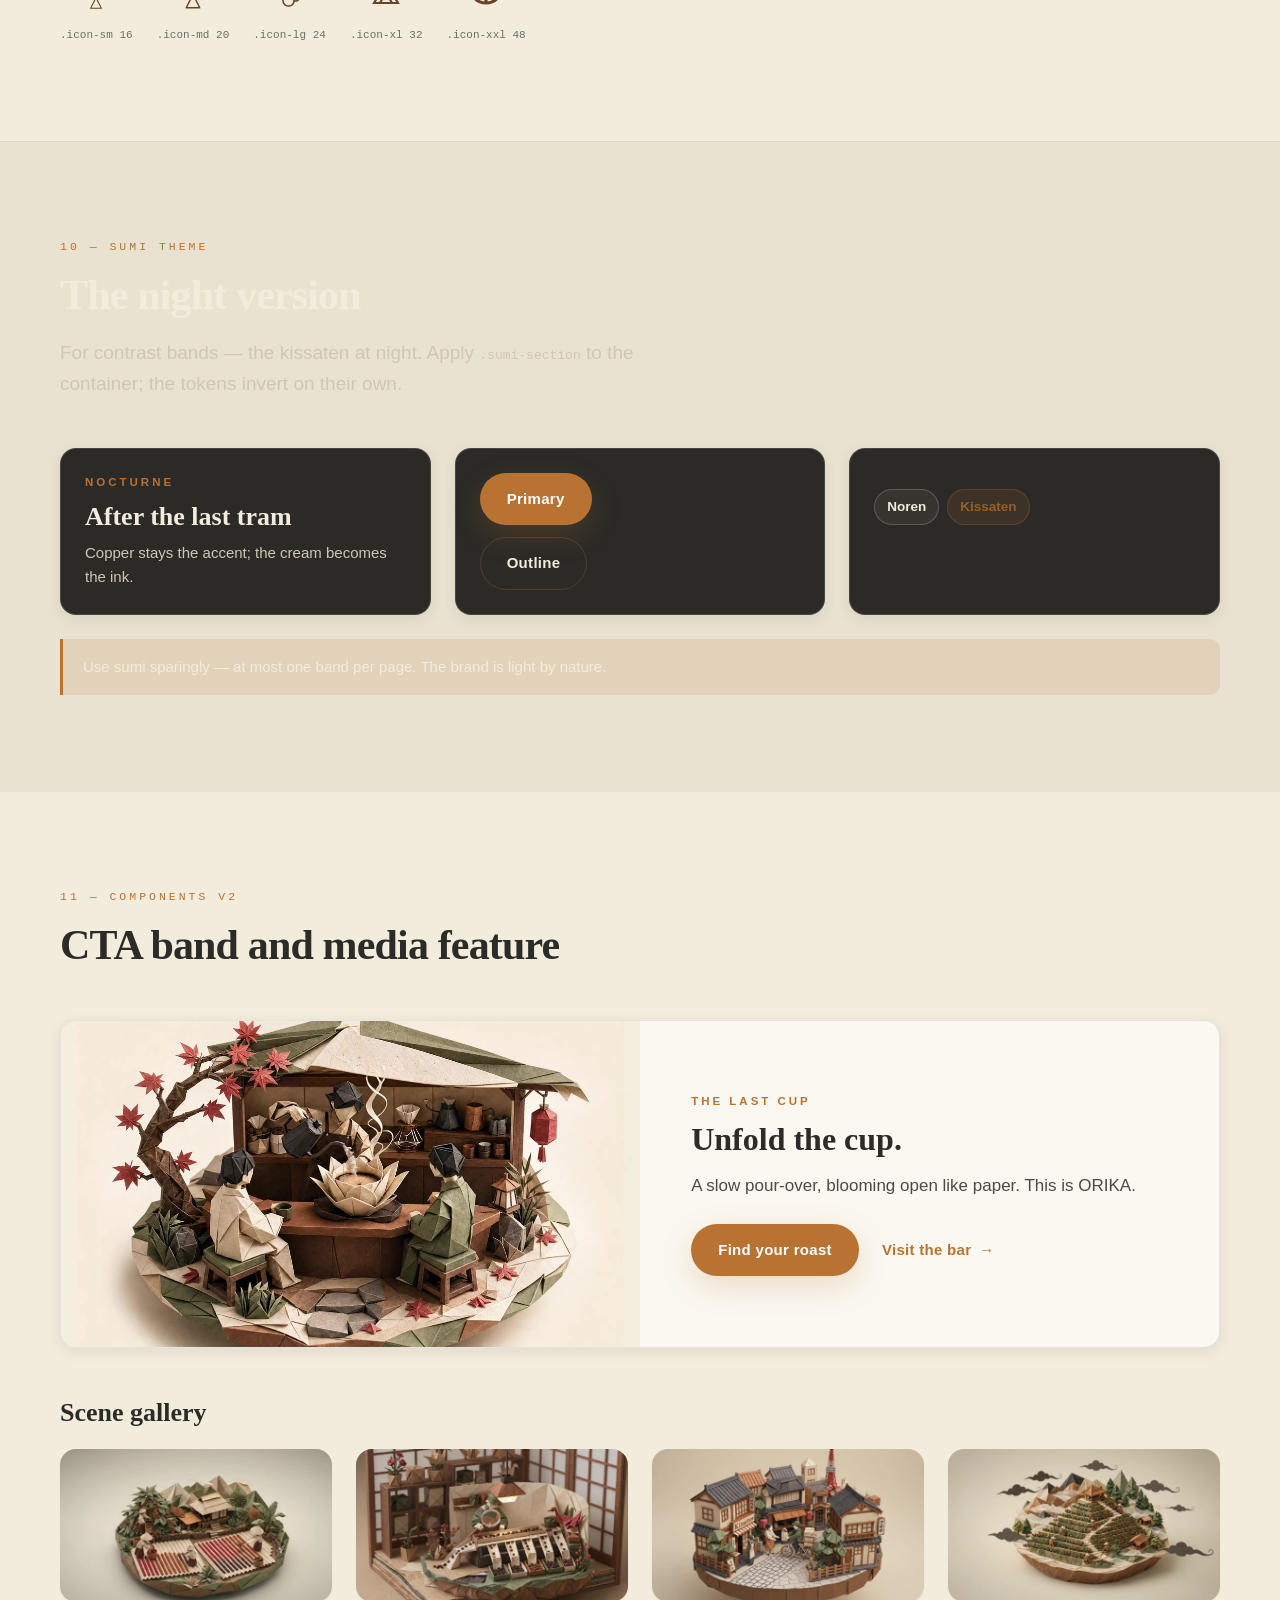
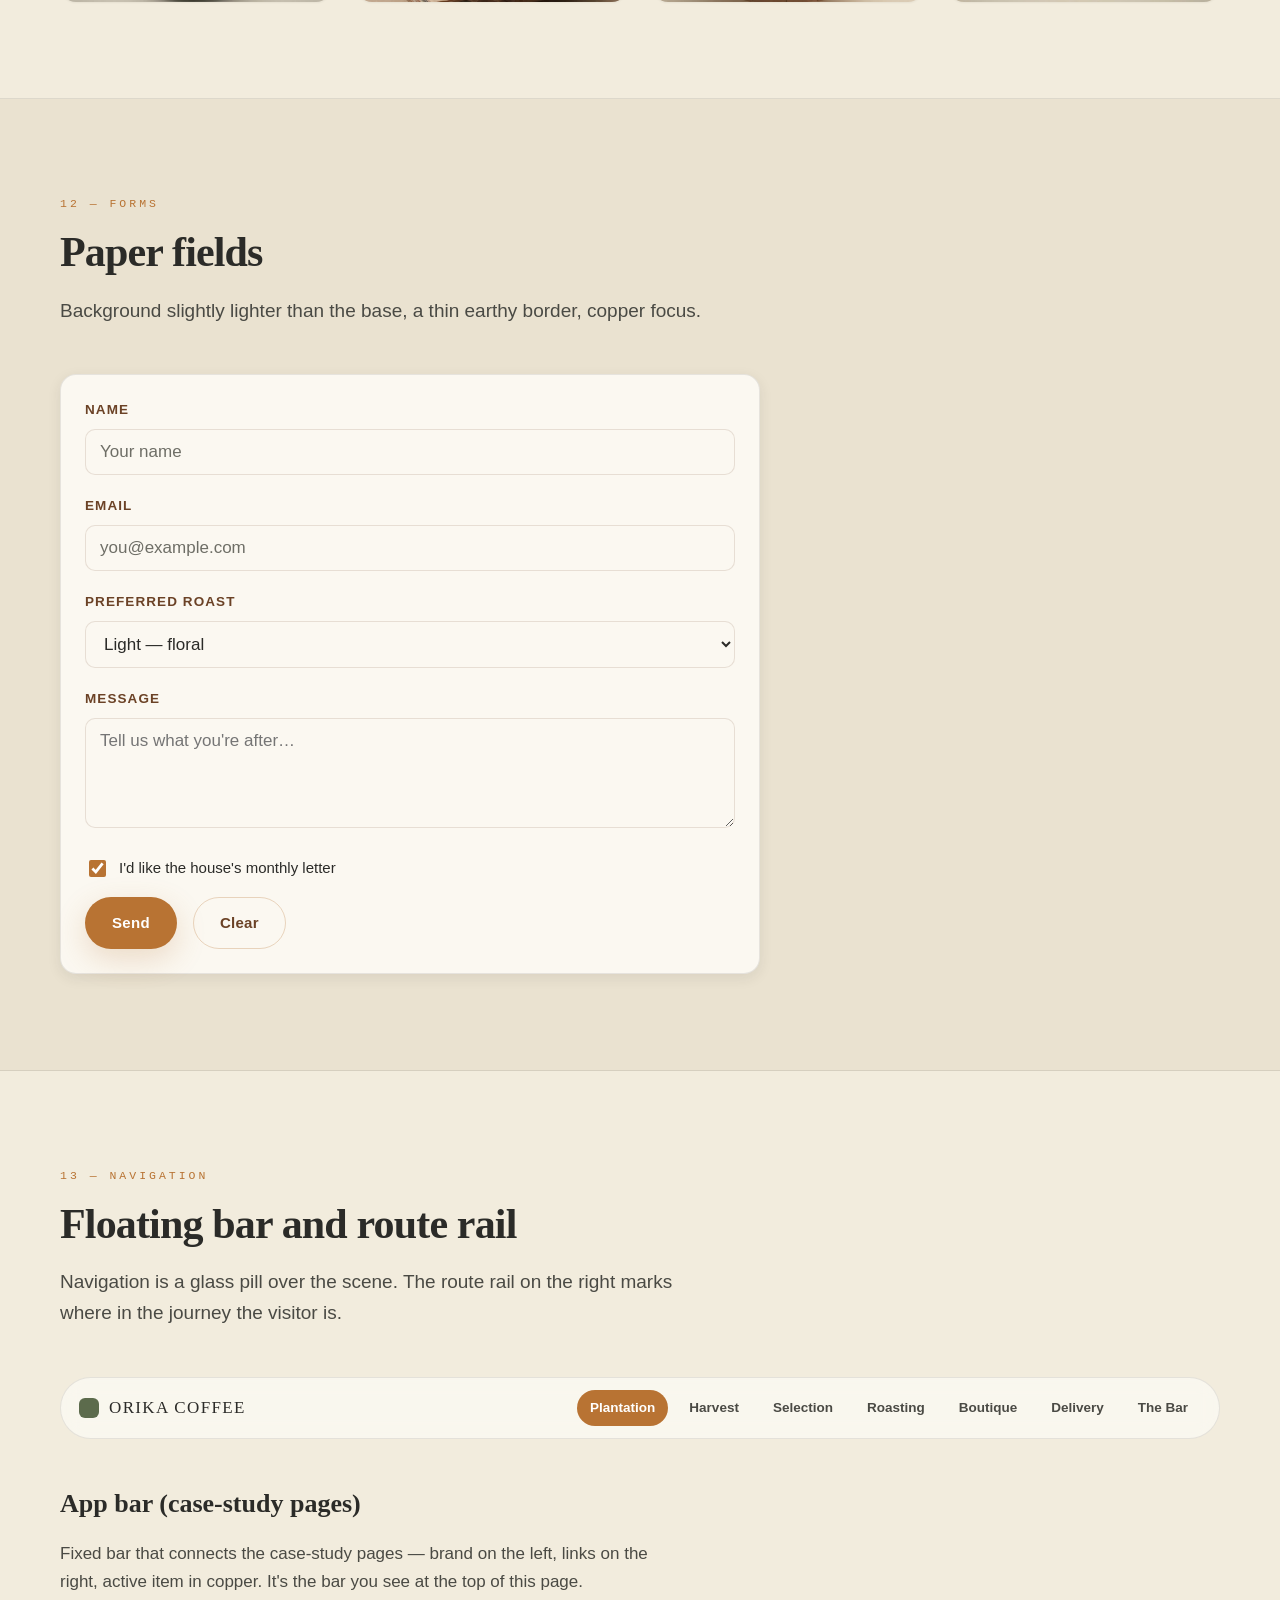
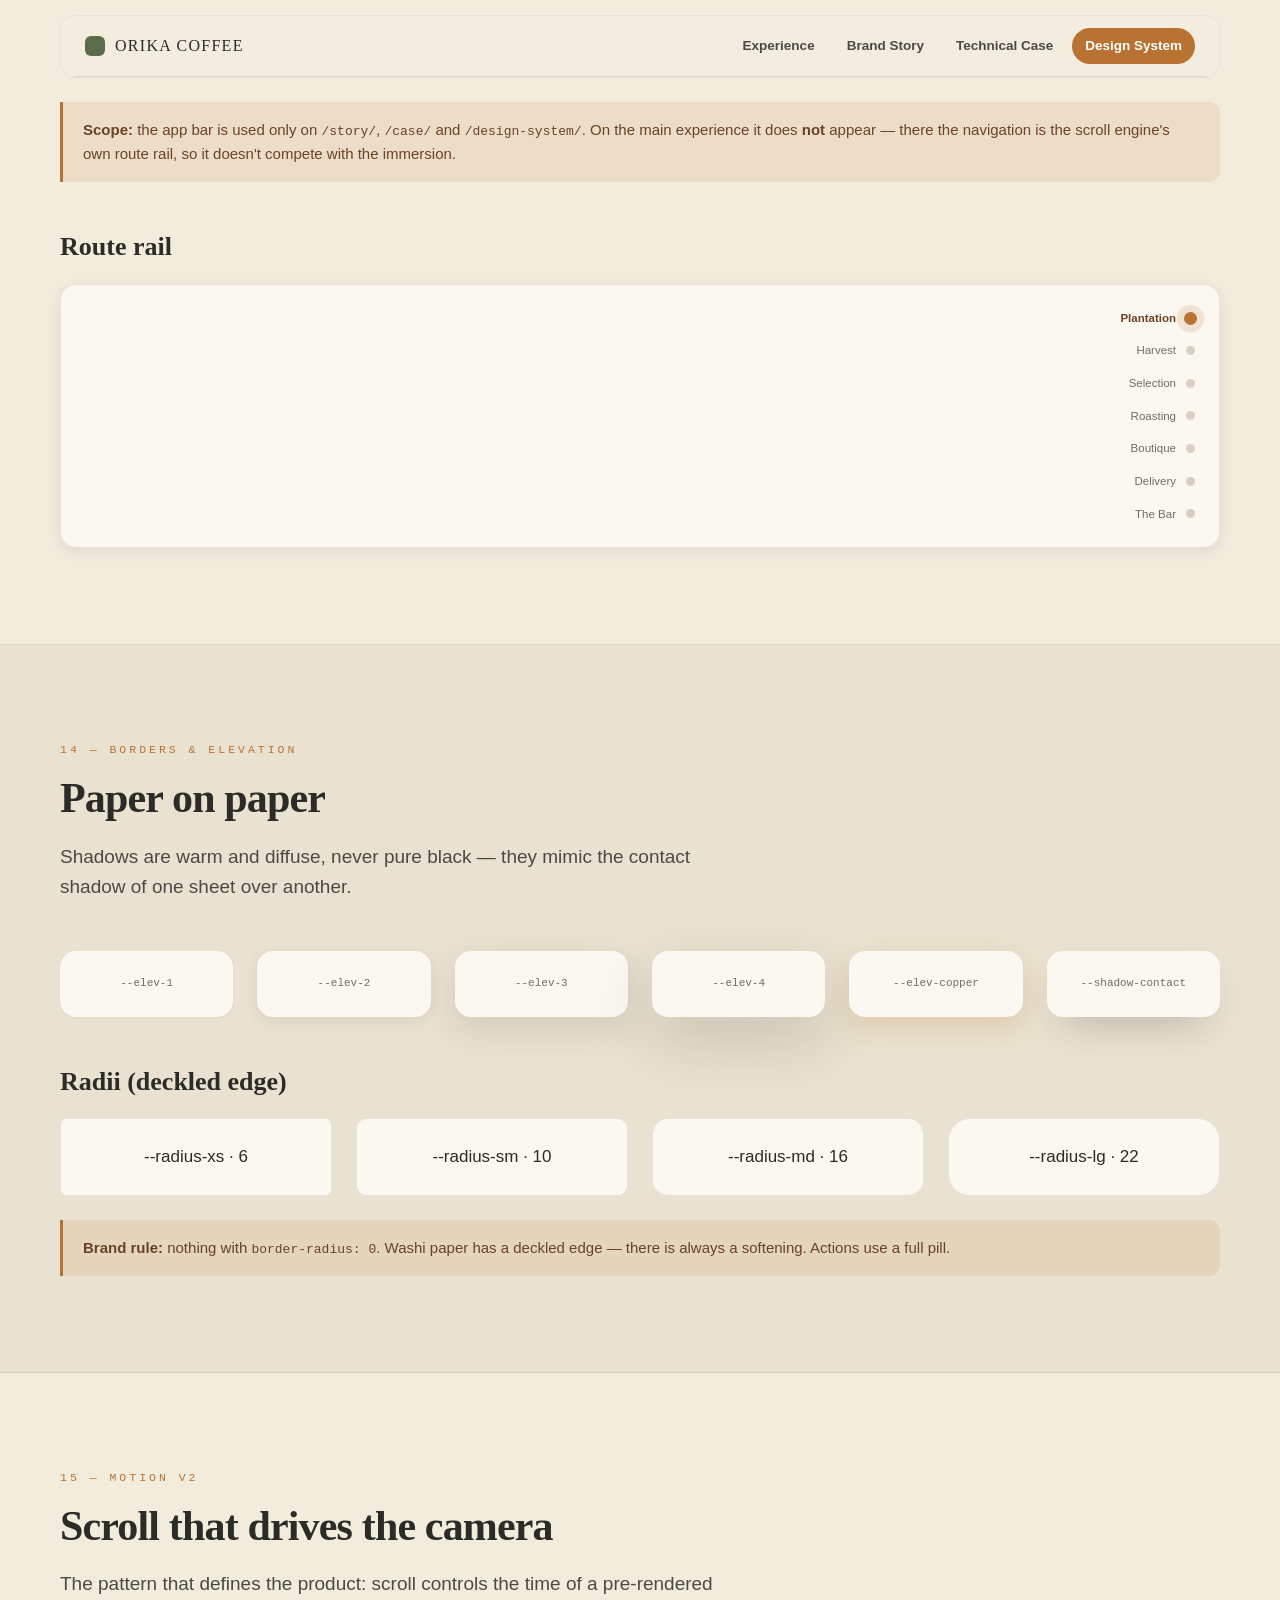
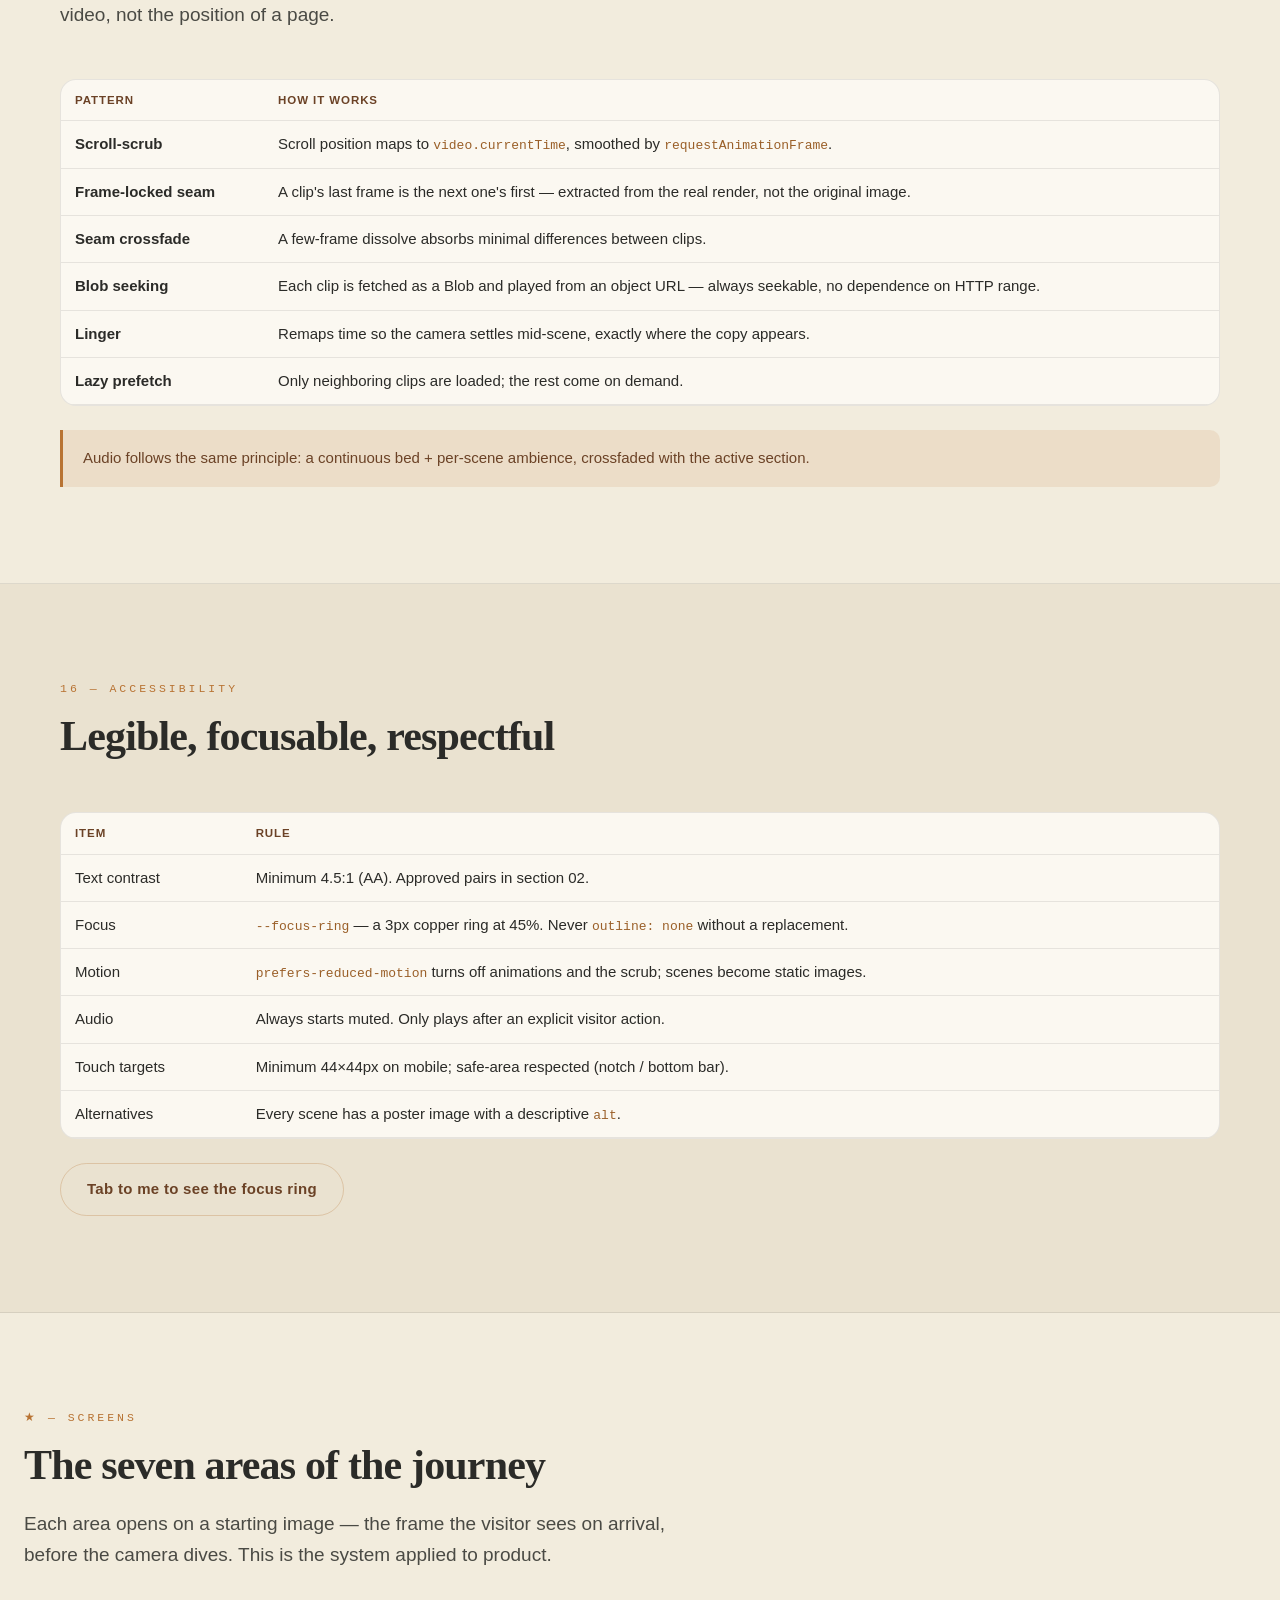
<file: design-system/index.html>
<!doctype html>
<html lang="en">
<head>
<meta charset="utf-8">
<meta name="viewport" content="width=device-width, initial-scale=1, viewport-fit=cover">
<title>ORIKA COFFEE — Design System</title>
<meta name="description" content="ORIKA COFFEE Design System — origami/washi identity, tokens, components and screens.">
<link rel="stylesheet" href="/design-system/styles.css">
</head>
<body>

<!-- =========================================================== APP BAR -->
<nav class="case-top">
  <div class="container-xl case-top__row">
    <a class="case-brand" href="/"><i></i> ORIKA COFFEE</a>
    <div class="case-right">
      <div class="case-links">
        <a href="/">Experience</a>
        <a href="/story/">Brand Story</a>
        <a href="/case/">Technical Case</a>
        <a href="/design-system/" class="on">Design System</a>
      </div>
      <div class="case-lang"><a href="/pt/design-system/">PT</a><span>·</span><a href="/design-system/" class="on">EN</a></div>
    </div>
  </div>
</nav>

<!-- ============================================================ HEADER -->
<header class="ds-header">
  <div class="ds-header__inner">
    <div class="ds-header__mark"><span>折</span></div>
    <h1>ORIKA <em>COFFEE</em></h1>
    <p class="ds-header__sub">Design System — the visual language of a world of folded paper, from the hillside to the last cup.</p>
    <div class="ds-header__meta">
      <span>Origami · Washi</span><span>Light-first</span><span>v1.0</span><span>16 sections</span>
    </div>
  </div>
</header>

<!-- =============================================================== TOC -->
<nav class="ds-toc">
  <div class="container-xl ds-toc__row">
    <a href="#foundations">01 Foundations</a>
    <a href="#colors">02 Color</a>
    <a href="#typography">03 Typography</a>
    <a href="#spacing">04 Spacing</a>
    <a href="#layout">05 Layout</a>
    <a href="#components">06 Components</a>
    <a href="#motion">07 Motion</a>
    <a href="#buttons">08 Buttons</a>
    <a href="#icons">09 Icons</a>
    <a href="#sumi">10 Sumi Theme</a>
    <a href="#components-v2">11 Components V2</a>
    <a href="#forms">12 Forms</a>
    <a href="#navigation">13 Navigation</a>
    <a href="#borders">14 Borders &amp; Elevation</a>
    <a href="#motion-v2">15 Motion V2</a>
    <a href="#accessibility">16 Accessibility</a>
    <a href="#screens">★ Screens</a>
  </div>
</nav>

<!-- ==================================================== 01 FOUNDATIONS -->
<section class="ds-section" id="foundations">
  <div class="container">
    <div class="ds-section__head">
      <span class="ds-section__num">01 — FOUNDATIONS</span>
      <h2>The fold as a principle</h2>
      <p class="ds-section__lede">Everything in ORIKA is born from a sheet of hand-folded washi paper. The identity translates craft, patience and precision — the Japanese taste for detail and the right crease.</p>
    </div>

    <div class="grid grid-3">
      <div class="card">
        <span class="eyebrow">Value 01</span>
        <h3 style="font-size:var(--text-card-heading);margin-bottom:8px">Artisanal</h3>
        <p style="color:var(--clr-ink-soft);font-size:var(--text-small)">Nothing is industrial. Every element looks folded by human hands — the interface included.</p>
      </div>
      <div class="card">
        <span class="eyebrow">Value 02</span>
        <h3 style="font-size:var(--text-card-heading);margin-bottom:8px">Unhurried</h3>
        <p style="color:var(--clr-ink-soft);font-size:var(--text-small)">The pace is slow and deliberate. No movement rushes; nothing blinks or jumps.</p>
      </div>
      <div class="card">
        <span class="eyebrow">Value 03</span>
        <h3 style="font-size:var(--text-card-heading);margin-bottom:8px">Earthy</h3>
        <p style="color:var(--clr-ink-soft);font-size:var(--text-small)">A palette of soil, paper and fire. No neon, no cold — the warmth of coffee and washi.</p>
      </div>
    </div>

    <h3 class="ds-sub">Design principles</h3>
    <div class="tablewrap">
      <table class="spec">
        <tr><th>Principle</th><th>How it applies</th></tr>
        <tr><td><strong>The paper rules</strong></td><td>Surfaces are sheets: they lift with a warm, soft shadow, never a hard or black one.</td></tr>
        <tr><td><strong>Unfold, don't cut</strong></td><td>Transitions reveal by folding and gliding. Hard cuts and abrupt swaps are forbidden.</td></tr>
        <tr><td><strong>Softened corners</strong></td><td>Rounded edges (the deckled edge of washi). No sharp 0px corner.</td></tr>
        <tr><td><strong>One accent at a time</strong></td><td>Copper is the working accent. Hinomaru red is reserved for the finale.</td></tr>
        <tr><td><strong>Space is breath</strong></td><td>8px grid, generous margins. The empty cream is part of the composition.</td></tr>
      </table>
    </div>

    <div class="ds-note"><strong>Brand rule:</strong> the default background is always <code>--clr-washi</code> (#F2ECDD), the same cream as the scenes' background. This makes the diorama islands "float" with no visible frame.</div>
  </div>
</section>

<!-- ========================================================= 02 COLORS -->
<section class="ds-section" id="colors">
  <div class="container">
    <div class="ds-section__head">
      <span class="ds-section__num">02 — COLOR SYSTEM</span>
      <h2>Soil, paper and fire</h2>
      <p class="ds-section__lede">Six brand colors, pulled straight from the scenes' art direction. Each has a semantic role — they are not interchangeable.</p>
    </div>

    <div class="grid grid-3">
      <div class="swatch"><div class="swatch__chip" style="background:#F2ECDD"></div><div class="swatch__body">
        <div class="swatch__name">Washi Cream</div><div class="swatch__hex">#F2ECDD</div>
        <div class="swatch__use">Base background. The cream of the paper — and of every scene's backdrop.</div>
        <code class="swatch__token">--clr-washi</code></div></div>

      <div class="swatch"><div class="swatch__chip" style="background:#2B2B28"></div><div class="swatch__body">
        <div class="swatch__name">Sumi Charcoal</div><div class="swatch__hex">#2B2B28</div>
        <div class="swatch__use">Primary ink. Headings and body text.</div>
        <code class="swatch__token">--clr-sumi</code></div></div>

      <div class="swatch"><div class="swatch__chip" style="background:#B87333"></div><div class="swatch__body">
        <div class="swatch__name">Kissaten Copper</div><div class="swatch__hex">#B87333</div>
        <div class="swatch__use"><strong>Primary accent.</strong> CTAs, links, active state, eyebrows.</div>
        <code class="swatch__token">--clr-copper</code></div></div>

      <div class="swatch"><div class="swatch__chip" style="background:#6B4226"></div><div class="swatch__body">
        <div class="swatch__name">Roasted Umber</div><div class="swatch__hex">#6B4226</div>
        <div class="swatch__use">Secondary text, earthy borders, the roasted bean.</div>
        <code class="swatch__token">--clr-umber</code></div></div>

      <div class="swatch"><div class="swatch__chip" style="background:#5C6B4C"></div><div class="swatch__body">
        <div class="swatch__name">Matcha Cedar</div><div class="swatch__hex">#5C6B4C</div>
        <div class="swatch__use">Origin and nature — plantation, harvest, delivery.</div>
        <code class="swatch__token">--clr-matcha</code></div></div>

      <div class="swatch"><div class="swatch__chip" style="background:#BC002D"></div><div class="swatch__body">
        <div class="swatch__name">Hinomaru Red</div><div class="swatch__hex">#BC002D</div>
        <div class="swatch__use"><strong>Reserved.</strong> Only the finale (the bar, the cup) and critical emphasis.</div>
        <code class="swatch__token">--clr-hinomaru</code></div></div>
    </div>

    <h3 class="ds-sub">Semantic use</h3>
    <div class="tablewrap">
      <table class="spec">
        <tr><th>Color</th><th>May</th><th>May not</th></tr>
        <tr><td><code>--clr-copper</code></td><td>Primary button, link, active nav, eyebrow, focus</td><td>Large background areas</td></tr>
        <tr><td><code>--clr-hinomaru</code></td><td>Final scene, badge, critical alert</td><td>Routine buttons and links</td></tr>
        <tr><td><code>--clr-matcha</code></td><td>Origin scenes, nature tags, brand mark</td><td>Body text</td></tr>
        <tr><td><code>--clr-umber</code></td><td>Secondary text, borders, captions</td><td>Action accent</td></tr>
      </table>
    </div>

    <h3 class="ds-sub">Contrast (WCAG AA)</h3>
    <div class="contrast-row" style="background:#F2ECDD;color:#2B2B28">Sumi on Washi <span class="contrast-ratio">12.4:1 · AAA</span></div>
    <div class="contrast-row" style="background:#F2ECDD;color:#6B4226">Umber on Washi <span class="contrast-ratio">7.1:1 · AAA</span></div>
    <div class="contrast-row" style="background:#B87333;color:#FFFFFF">White on Copper <span class="contrast-ratio">3.9:1 · AA (large text / button)</span></div>
    <div class="contrast-row" style="background:#201F1C;color:#F2ECDD">Washi on dark Sumi <span class="contrast-ratio">13.1:1 · AAA</span></div>
  </div>
</section>

<!-- ===================================================== 03 TYPOGRAPHY -->
<section class="ds-section" id="typography">
  <div class="container">
    <div class="ds-section__head">
      <span class="ds-section__num">03 — TYPOGRAPHY</span>
      <h2>Mincho and the neutral voice</h2>
      <p class="ds-section__lede">A mincho (Japanese) serif for headings — thin, vertical strokes, like a brush. A neutral system sans for reading, that stays out of the way.</p>
    </div>

    <div class="grid grid-2">
      <div class="card">
        <span class="eyebrow">Display</span>
        <p style="font-family:var(--font-display);font-size:40px;line-height:1.1;margin:8px 0">Unfold the cup</p>
        <code style="font-size:12px;color:var(--clr-ink-dim)">'Hiragino Mincho ProN', 'Yu Mincho', Georgia, serif</code>
      </div>
      <div class="card">
        <span class="eyebrow">Body</span>
        <p style="font-size:18px;line-height:1.6;margin:8px 0">Single-origin cherries, grown on terraced slopes and picked by hand.</p>
        <code style="font-size:12px;color:var(--clr-ink-dim)">-apple-system, 'Segoe UI', Helvetica, sans-serif</code>
      </div>
    </div>

    <h3 class="ds-sub">Type scale</h3>
    <div class="type-row"><div class="type-row__meta">--text-display-xxl · clamp(56px, 7.5vw, 104px)</div><div class="type-row__sample" style="font-size:clamp(44px,6vw,80px)">Unfold the cup</div></div>
    <div class="type-row"><div class="type-row__meta">--text-display-l · clamp(36px, 4.4vw, 56px)</div><div class="type-row__sample" style="font-size:clamp(32px,4vw,52px)">It begins on a folded hillside</div></div>
    <div class="type-row"><div class="type-row__meta">--text-heading-m · clamp(30px, 3.6vw, 42px)</div><div class="type-row__sample" style="font-size:clamp(26px,3.2vw,38px)">Roasted to the first crack</div></div>
    <div class="type-row"><div class="type-row__meta">--text-card-heading · clamp(20px, 2.2vw, 26px)</div><div class="type-row__sample" style="font-size:24px">A small shop in Tokyo</div></div>
    <div class="type-row"><div class="type-row__meta">--text-body · 17px · sans</div><div style="font-size:17px;line-height:1.62;max-width:60ch">Weighed to order behind the noren, folded into a crane-marked bag. Body copy uses the sans so it doesn't compete with the mincho headings.</div></div>
    <div class="type-row"><div class="type-row__meta">--text-micro · 11.5px · --ls-widest (0.26em) · uppercase</div><div><span class="eyebrow">FROM THE HILLS</span></div></div>

    <div class="ds-note"><strong>Rule:</strong> eyebrows always in <code>--ls-widest</code> + uppercase + copper. Headings always in mincho with <code>--ls-tight</code>. Never use mincho in running text below 17px.</div>
  </div>
</section>

<!-- ======================================================== 04 SPACING -->
<section class="ds-section" id="spacing">
  <div class="container">
    <div class="ds-section__head">
      <span class="ds-section__num">04 — SPACING</span>
      <h2>8px grid</h2>
      <p class="ds-section__lede">Every measure is a multiple of 8 (with 4px for fine tuning). The empty cream space is part of the composition, not leftover.</p>
    </div>
    <div class="space-bar"><span class="space-bar__label">--space-8</span><span class="space-bar__vis" style="width:8px"></span></div>
    <div class="space-bar"><span class="space-bar__label">--space-16</span><span class="space-bar__vis" style="width:16px"></span></div>
    <div class="space-bar"><span class="space-bar__label">--space-24</span><span class="space-bar__vis" style="width:24px"></span></div>
    <div class="space-bar"><span class="space-bar__label">--space-32</span><span class="space-bar__vis" style="width:32px"></span></div>
    <div class="space-bar"><span class="space-bar__label">--space-48</span><span class="space-bar__vis" style="width:48px"></span></div>
    <div class="space-bar"><span class="space-bar__label">--space-64</span><span class="space-bar__vis" style="width:64px"></span></div>
    <div class="space-bar"><span class="space-bar__label">--space-96</span><span class="space-bar__vis" style="width:96px"></span></div>
    <div class="space-bar"><span class="space-bar__label">--space-120</span><span class="space-bar__vis" style="width:120px"></span></div>
    <div class="space-bar"><span class="space-bar__label">--space-160</span><span class="space-bar__vis" style="width:160px"></span></div>
    <div class="ds-note">Sections breathe with <code>--space-96</code> vertical on desktop and <code>--space-64</code> on mobile.</div>
  </div>
</section>

<!-- ========================================================= 05 LAYOUT -->
<section class="ds-section" id="layout">
  <div class="container">
    <div class="ds-section__head">
      <span class="ds-section__num">05 — LAYOUT</span>
      <h2>Containers and breakpoints</h2>
      <p class="ds-section__lede">A comfortable max width for reading, with the 16:9 scenes always centered.</p>
    </div>
    <div class="tablewrap">
      <table class="spec">
        <tr><th>Token</th><th>Value</th><th>Use</th></tr>
        <tr><td><code>--container-xl</code></td><td>1400px</td><td>Full-bleed bands, scene galleries</td></tr>
        <tr><td><code>--container-lg</code></td><td>1160px</td><td>Section default</td></tr>
        <tr><td><code>--container-md</code></td><td>920px</td><td>Content blocks</td></tr>
        <tr><td><code>--container-sm</code></td><td>700px</td><td>Running text / forms</td></tr>
        <tr><td><code>--container-xs</code></td><td>460px</td><td>Isolated cards</td></tr>
      </table>
    </div>
    <h3 class="ds-sub">Breakpoints</h3>
    <div class="tablewrap">
      <table class="spec">
        <tr><th>Range</th><th>Behavior</th></tr>
        <tr><td>≥ 1200px</td><td>Full grid, scene copy at 62% width</td></tr>
        <tr><td>860 – 1199px</td><td>Grids collapse to 2 columns; full nav</td></tr>
        <tr><td>≤ 859px</td><td>Single column, copy at 100%, route rail hidden</td></tr>
      </table>
    </div>
  </div>
</section>

<!-- ===================================================== 06 COMPONENTS -->
<section class="ds-section" id="components">
  <div class="container">
    <div class="ds-section__head">
      <span class="ds-section__num">06 — COMPONENTS V1</span>
      <h2>Scene card</h2>
      <p class="ds-section__lede">The signature component: a diorama island with eyebrow, mincho title, one line of body and proof tags.</p>
    </div>
    <div class="grid grid-3">
      <article class="scene-card">
        <div class="scene-card__media"><span class="scene-card__idx">01 / 07</span><img src="/design-system/assets/plantation.jpg" alt="Plantation"></div>
        <div class="scene-card__body">
          <span class="eyebrow">From the hills</span>
          <h3>It begins on a folded hillside.</h3>
          <p>Single-origin cherries, grown on terraced slopes and picked by hand.</p>
          <div class="tags"><span class="tag tag--matcha">Single-origin</span><span class="tag">Hand-picked</span></div>
        </div>
      </article>
      <article class="scene-card">
        <div class="scene-card__media"><span class="scene-card__idx">04 / 07</span><img src="/design-system/assets/roasting.jpg" alt="Roasting"></div>
        <div class="scene-card__body">
          <span class="eyebrow">The roast</span>
          <h3>Roasted to the first crack.</h3>
          <p>A copper drum, careful heat, a profile tuned bean by bean.</p>
          <div class="tags"><span class="tag tag--copper">Copper-drum</span><span class="tag">Fresh-roasted</span></div>
        </div>
      </article>
      <article class="scene-card">
        <div class="scene-card__media"><span class="scene-card__idx">05 / 07</span><img src="/design-system/assets/boutique.jpg" alt="Boutique"></div>
        <div class="scene-card__body">
          <span class="eyebrow">The boutique</span>
          <h3>A small shop in Tokyo.</h3>
          <p>Weighed to order behind the noren, folded into a crane-marked bag.</p>
          <div class="tags"><span class="tag">Weighed to order</span><span class="tag">Tokyo</span></div>
        </div>
      </article>
    </div>

    <h3 class="ds-sub">Surfaces</h3>
    <div class="grid grid-3">
      <div class="card"><strong>.card</strong><p style="font-size:var(--text-small);color:var(--clr-ink-soft);margin-top:8px">Default sheet, elevation 2.</p></div>
      <div class="card card--flat"><strong>.card--flat</strong><p style="font-size:var(--text-small);color:var(--clr-ink-soft);margin-top:8px">No shadow — for dense grids.</p></div>
      <div class="card card--inset"><strong>.card--inset</strong><p style="font-size:var(--text-small);color:var(--clr-ink-soft);margin-top:8px">Pressed into the paper (inner shadow).</p></div>
    </div>
  </div>
</section>

<!-- ========================================================= 07 MOTION -->
<section class="ds-section" id="motion">
  <div class="container">
    <div class="ds-section__head">
      <span class="ds-section__num">07 — MOTION</span>
      <h2>The fold in motion</h2>
      <p class="ds-section__lede">Four curves, all with the same idea: paper is lightweight and settles softly. Nothing accelerates abruptly.</p>
    </div>
    <div class="motion-demo">
      <div class="motion-chip"><strong>--ease-fold</strong><div style="font-size:12px;color:var(--clr-ink-dim);margin-top:4px">cubic-bezier(.22,1,.36,1)</div><div style="font-size:12px;color:var(--clr-ink-soft);margin-top:6px">Default. Paper settling open.</div><div class="motion-chip__bar"><i></i></div></div>
      <div class="motion-chip"><strong>--ease-unfold</strong><div style="font-size:12px;color:var(--clr-ink-dim);margin-top:4px">cubic-bezier(.33,0,.2,1)</div><div style="font-size:12px;color:var(--clr-ink-soft);margin-top:6px">Crisp release, to reveal.</div><div class="motion-chip__bar"><i></i></div></div>
      <div class="motion-chip"><strong>--ease-drift</strong><div style="font-size:12px;color:var(--clr-ink-dim);margin-top:4px">cubic-bezier(.25,.1,.25,1)</div><div style="font-size:12px;color:var(--clr-ink-soft);margin-top:6px">Weightless glide (hover, color).</div><div class="motion-chip__bar"><i></i></div></div>
      <div class="motion-chip"><strong>--ease-crease</strong><div style="font-size:12px;color:var(--clr-ink-dim);margin-top:4px">cubic-bezier(.65,0,.35,1)</div><div style="font-size:12px;color:var(--clr-ink-soft);margin-top:6px">Sharp crease, rare use.</div><div class="motion-chip__bar"><i></i></div></div>
    </div>
    <h3 class="ds-sub">Durations</h3>
    <div class="tablewrap">
      <table class="spec">
        <tr><th>Token</th><th>Value</th><th>Use</th></tr>
        <tr><td><code>--duration-fast</code></td><td>220ms</td><td>Hover, focus, color</td></tr>
        <tr><td><code>--duration-base</code></td><td>380ms</td><td>Cards, entrances, state change</td></tr>
        <tr><td><code>--duration-slow</code></td><td>680ms</td><td>Section reveals</td></tr>
        <tr><td><code>--duration-cinematic</code></td><td>1150ms</td><td>Scene unfold, audio crossfade</td></tr>
      </table>
    </div>
    <div class="ds-note"><strong>Forbidden:</strong> bounce, elastic, blink. ORIKA's world doesn't bounce — it settles.</div>
  </div>
</section>

<!-- ======================================================== 08 BUTTONS -->
<section class="ds-section" id="buttons">
  <div class="container">
    <div class="ds-section__head">
      <span class="ds-section__num">08 — BUTTONS</span>
      <h2>Three levels, pill shape</h2>
      <p class="ds-section__lede">The button is a pill (full radius) — the softest shape in the system, like a folded strip of paper.</p>
    </div>
    <div class="btn-row" style="margin-bottom:var(--space-32)">
      <a class="btn-primary" href="#">Find your roast</a>
      <a class="btn-outline" href="#">Visit the bar</a>
      <a class="btn-ghost" href="#">Explore the world <span class="arrow">→</span></a>
    </div>
    <h3 class="ds-sub">States</h3>
    <div class="grid grid-4">
      <div class="card card--flat" style="text-align:center"><a class="btn-primary" href="#">Default</a><div style="font-size:11px;color:var(--clr-ink-dim);margin-top:12px">default</div></div>
      <div class="card card--flat" style="text-align:center"><a class="btn-primary" href="#" style="background:var(--clr-copper-light);transform:translateY(-1px)">Hover</a><div style="font-size:11px;color:var(--clr-ink-dim);margin-top:12px">hover</div></div>
      <div class="card card--flat" style="text-align:center"><a class="btn-primary focus-demo" href="#" style="box-shadow:var(--focus-ring)">Focus</a><div style="font-size:11px;color:var(--clr-ink-dim);margin-top:12px">focus-visible</div></div>
      <div class="card card--flat" style="text-align:center"><a class="btn-primary" href="#" style="opacity:.42">Disabled</a><div style="font-size:11px;color:var(--clr-ink-dim);margin-top:12px">disabled</div></div>
    </div>
    <div class="ds-note"><strong>Rules:</strong> never use an <code>::after</code> overlay pseudo-element on top of the text. The primary exists only in copper; hinomaru never becomes a routine button.</div>
  </div>
</section>

<!-- ========================================================== 09 ICONS -->
<section class="ds-section" id="icons">
  <div class="container">
    <div class="ds-section__head">
      <span class="ds-section__num">09 — ICONS</span>
      <h2>Thin stroke, folded corners</h2>
      <p class="ds-section__lede">Linear icons at 1.6px, with straight terminations — like a crease. Five fixed sizes.</p>
    </div>
    <div class="icon-demo">
      <figure><svg class="icon-sm" viewBox="0 0 24 24" fill="none" stroke="currentColor" stroke-width="1.6"><path d="M4 20 12 4l8 16z"/></svg><figcaption>.icon-sm 16</figcaption></figure>
      <figure><svg class="icon-md" viewBox="0 0 24 24" fill="none" stroke="currentColor" stroke-width="1.6"><path d="M4 20 12 4l8 16z"/><path d="M4 20h16"/></svg><figcaption>.icon-md 20</figcaption></figure>
      <figure><svg class="icon-lg" viewBox="0 0 24 24" fill="none" stroke="currentColor" stroke-width="1.6"><path d="M5 8h11v6a5 5 0 0 1-5 5H10a5 5 0 0 1-5-5z"/><path d="M16 9h2a2 2 0 0 1 0 5h-2"/></svg><figcaption>.icon-lg 24</figcaption></figure>
      <figure><svg class="icon-xl" viewBox="0 0 24 24" fill="none" stroke="currentColor" stroke-width="1.6"><path d="M3 18 12 3l9 15z"/><path d="M7.5 18 12 10l4.5 8"/></svg><figcaption>.icon-xl 32</figcaption></figure>
      <figure><svg class="icon-xxl" viewBox="0 0 24 24" fill="none" stroke="currentColor" stroke-width="1.6"><circle cx="12" cy="12" r="8"/><path d="M12 4v16M4 12h16"/></svg><figcaption>.icon-xxl 48</figcaption></figure>
    </div>
  </div>
</section>

<!-- ==================================================== 10 SUMI (DARK) -->
<section class="ds-section sumi-section" id="sumi">
  <div class="container">
    <div class="ds-section__head">
      <span class="ds-section__num">10 — SUMI THEME</span>
      <h2 style="color:var(--clr-washi)">The night version</h2>
      <p class="ds-section__lede" style="color:var(--clr-ink-soft)">For contrast bands — the kissaten at night. Apply <code>.sumi-section</code> to the container; the tokens invert on their own.</p>
    </div>
    <div class="grid grid-3">
      <div class="card" style="background:var(--clr-surface);border:var(--border-subtle)">
        <span class="eyebrow">Nocturne</span>
        <h3 style="font-size:var(--text-card-heading);color:var(--clr-washi);margin-bottom:8px">After the last tram</h3>
        <p style="color:var(--clr-ink-soft);font-size:var(--text-small)">Copper stays the accent; the cream becomes the ink.</p>
      </div>
      <div class="card" style="background:var(--clr-surface);border:var(--border-subtle)">
        <a class="btn-primary" href="#">Primary</a>
        <div style="margin-top:12px"><a class="btn-outline" href="#" style="color:var(--clr-washi);border-color:var(--clr-copper-border)">Outline</a></div>
      </div>
      <div class="card" style="background:var(--clr-surface);border:var(--border-subtle)">
        <div class="tags"><span class="tag" style="color:var(--clr-washi);border-color:rgba(242,236,221,.2);background:rgba(242,236,221,.06)">Noren</span><span class="tag tag--copper">Kissaten</span></div>
      </div>
    </div>
    <div class="ds-note" style="background:rgba(184,115,51,.14);color:var(--clr-washi)">Use sumi sparingly — at most one band per page. The brand is light by nature.</div>
  </div>
</section>

<!-- =================================================== 11 COMPONENTS V2 -->
<section class="ds-section" id="components-v2">
  <div class="container">
    <div class="ds-section__head">
      <span class="ds-section__num">11 — COMPONENTS V2</span>
      <h2>CTA band and media feature</h2>
    </div>

    <div class="card" style="padding:0;overflow:hidden;margin-bottom:var(--space-32)">
      <div style="display:grid;grid-template-columns:repeat(auto-fit,minmax(300px,1fr));align-items:center">
        <img src="/design-system/assets/bar.jpg" alt="The bar" style="width:100%;height:100%;object-fit:cover;display:block;min-height:260px">
        <div style="padding:clamp(24px,4vw,56px)">
          <span class="eyebrow">The last cup</span>
          <h3 style="font-size:var(--text-heading-s);margin-bottom:12px">Unfold the cup.</h3>
          <p style="color:var(--clr-ink-soft);margin-bottom:var(--space-24)">A slow pour-over, blooming open like paper. This is ORIKA.</p>
          <div class="btn-row"><a class="btn-primary" href="#">Find your roast</a><a class="btn-ghost" href="#">Visit the bar <span class="arrow">→</span></a></div>
        </div>
      </div>
    </div>

    <h3 class="ds-sub">Scene gallery</h3>
    <div class="grid grid-4">
      <img src="/design-system/assets/harvest.jpg" alt="Harvest" style="width:100%;border-radius:var(--radius-md);box-shadow:var(--elev-1)">
      <img src="/design-system/assets/selection.jpg" alt="Selection" style="width:100%;border-radius:var(--radius-md);box-shadow:var(--elev-1)">
      <img src="/design-system/assets/delivery.jpg" alt="Delivery" style="width:100%;border-radius:var(--radius-md);box-shadow:var(--elev-1)">
      <img src="/design-system/assets/plantation.jpg" alt="Plantation" style="width:100%;border-radius:var(--radius-md);box-shadow:var(--elev-1)">
    </div>
  </div>
</section>

<!-- ========================================================== 12 FORMS -->
<section class="ds-section" id="forms">
  <div class="container">
    <div class="ds-section__head">
      <span class="ds-section__num">12 — FORMS</span>
      <h2>Paper fields</h2>
      <p class="ds-section__lede">Background slightly lighter than the base, a thin earthy border, copper focus.</p>
    </div>
    <div style="max-width:var(--container-sm)">
      <div class="card">
        <label class="field"><span class="field__label">Name</span><input class="input" placeholder="Your name"></label>
        <label class="field"><span class="field__label">Email</span><input class="input" type="email" placeholder="you@example.com"></label>
        <label class="field"><span class="field__label">Preferred roast</span>
          <select class="select"><option>Light — floral</option><option>Medium — balanced</option><option>Dark — cocoa</option></select></label>
        <label class="field"><span class="field__label">Message</span><textarea class="textarea" placeholder="Tell us what you're after…"></textarea></label>
        <label class="check"><input type="checkbox" checked> I'd like the house's monthly letter</label>
        <div class="btn-row" style="margin-top:var(--space-16)"><a class="btn-primary" href="#">Send</a><a class="btn-outline" href="#">Clear</a></div>
      </div>
    </div>
  </div>
</section>

<!-- ===================================================== 13 NAVIGATION -->
<section class="ds-section" id="navigation">
  <div class="container">
    <div class="ds-section__head">
      <span class="ds-section__num">13 — NAVIGATION</span>
      <h2>Floating bar and route rail</h2>
      <p class="ds-section__lede">Navigation is a glass pill over the scene. The route rail on the right marks where in the journey the visitor is.</p>
    </div>
    <div class="nav-demo" style="margin-bottom:var(--space-40)">
      <div class="nav-demo__brand"><span class="nav-demo__dot"></span> ORIKA COFFEE</div>
      <div class="nav-demo__links">
        <a class="nav__link is-active" href="#">Plantation</a>
        <a class="nav__link" href="#">Harvest</a>
        <a class="nav__link" href="#">Selection</a>
        <a class="nav__link" href="#">Roasting</a>
        <a class="nav__link" href="#">Boutique</a>
        <a class="nav__link" href="#">Delivery</a>
        <a class="nav__link" href="#">The Bar</a>
      </div>
    </div>
    <h3 class="ds-sub">App bar (case-study pages)</h3>
    <p style="color:var(--clr-ink-soft);max-width:66ch;margin-bottom:var(--space-20)">Fixed bar that connects the case-study pages — brand on the left, links on the right, active item in copper. It's the bar you see at the top of this page.</p>
    <div class="card card--flat" style="padding:0;overflow:hidden">
      <nav class="case-top" style="position:relative">
        <div class="container-xl case-top__row">
          <a class="case-brand" href="#"><i></i> ORIKA COFFEE</a>
          <div class="case-links">
            <a href="#">Experience</a><a href="#">Brand Story</a><a href="#">Technical Case</a><a href="#" class="on">Design System</a>
          </div>
        </div>
      </nav>
    </div>
    <div class="ds-note"><strong>Scope:</strong> the app bar is used only on <code>/story/</code>, <code>/case/</code> and <code>/design-system/</code>. On the main experience it does <strong>not</strong> appear — there the navigation is the scroll engine's own route rail, so it doesn't compete with the immersion.</div>

    <h3 class="ds-sub">Route rail</h3>
    <div class="card" style="display:flex;justify-content:flex-end">
      <div class="rail">
        <div class="rail__dot is-active">Plantation <i></i></div>
        <div class="rail__dot">Harvest <i></i></div>
        <div class="rail__dot">Selection <i></i></div>
        <div class="rail__dot">Roasting <i></i></div>
        <div class="rail__dot">Boutique <i></i></div>
        <div class="rail__dot">Delivery <i></i></div>
        <div class="rail__dot">The Bar <i></i></div>
      </div>
    </div>
  </div>
</section>

<!-- ============================================ 14 BORDERS & ELEVATION -->
<section class="ds-section" id="borders">
  <div class="container">
    <div class="ds-section__head">
      <span class="ds-section__num">14 — BORDERS &amp; ELEVATION</span>
      <h2>Paper on paper</h2>
      <p class="ds-section__lede">Shadows are warm and diffuse, never pure black — they mimic the contact shadow of one sheet over another.</p>
    </div>
    <div class="elev-demo">
      <div class="elev-box" style="box-shadow:var(--elev-1)">--elev-1</div>
      <div class="elev-box" style="box-shadow:var(--elev-2)">--elev-2</div>
      <div class="elev-box" style="box-shadow:var(--elev-3)">--elev-3</div>
      <div class="elev-box" style="box-shadow:var(--elev-4)">--elev-4</div>
      <div class="elev-box" style="box-shadow:var(--elev-copper)">--elev-copper</div>
      <div class="elev-box" style="box-shadow:var(--shadow-contact)">--shadow-contact</div>
    </div>
    <h3 class="ds-sub">Radii (deckled edge)</h3>
    <div class="grid grid-4">
      <div class="card card--flat" style="border-radius:var(--radius-xs);text-align:center">--radius-xs · 6</div>
      <div class="card card--flat" style="border-radius:var(--radius-sm);text-align:center">--radius-sm · 10</div>
      <div class="card card--flat" style="border-radius:var(--radius-md);text-align:center">--radius-md · 16</div>
      <div class="card card--flat" style="border-radius:var(--radius-lg);text-align:center">--radius-lg · 22</div>
    </div>
    <div class="ds-note"><strong>Brand rule:</strong> nothing with <code>border-radius: 0</code>. Washi paper has a deckled edge — there is always a softening. Actions use a full pill.</div>
  </div>
</section>

<!-- ======================================================= 15 MOTION V2 -->
<section class="ds-section" id="motion-v2">
  <div class="container">
    <div class="ds-section__head">
      <span class="ds-section__num">15 — MOTION V2</span>
      <h2>Scroll that drives the camera</h2>
      <p class="ds-section__lede">The pattern that defines the product: scroll controls the time of a pre-rendered video, not the position of a page.</p>
    </div>
    <div class="tablewrap">
      <table class="spec">
        <tr><th>Pattern</th><th>How it works</th></tr>
        <tr><td><strong>Scroll-scrub</strong></td><td>Scroll position maps to <code>video.currentTime</code>, smoothed by <code>requestAnimationFrame</code>.</td></tr>
        <tr><td><strong>Frame-locked seam</strong></td><td>A clip's last frame is the next one's first — extracted from the real render, not the original image.</td></tr>
        <tr><td><strong>Seam crossfade</strong></td><td>A few-frame dissolve absorbs minimal differences between clips.</td></tr>
        <tr><td><strong>Blob seeking</strong></td><td>Each clip is fetched as a Blob and played from an object URL — always seekable, no dependence on HTTP range.</td></tr>
        <tr><td><strong>Linger</strong></td><td>Remaps time so the camera settles mid-scene, exactly where the copy appears.</td></tr>
        <tr><td><strong>Lazy prefetch</strong></td><td>Only neighboring clips are loaded; the rest come on demand.</td></tr>
      </table>
    </div>
    <div class="ds-note">Audio follows the same principle: a continuous bed + per-scene ambience, crossfaded with the active section.</div>
  </div>
</section>

<!-- =================================================== 16 ACCESSIBILITY -->
<section class="ds-section" id="accessibility">
  <div class="container">
    <div class="ds-section__head">
      <span class="ds-section__num">16 — ACCESSIBILITY</span>
      <h2>Legible, focusable, respectful</h2>
    </div>
    <div class="tablewrap">
      <table class="spec">
        <tr><th>Item</th><th>Rule</th></tr>
        <tr><td>Text contrast</td><td>Minimum 4.5:1 (AA). Approved pairs in section 02.</td></tr>
        <tr><td>Focus</td><td><code>--focus-ring</code> — a 3px copper ring at 45%. Never <code>outline: none</code> without a replacement.</td></tr>
        <tr><td>Motion</td><td><code>prefers-reduced-motion</code> turns off animations and the scrub; scenes become static images.</td></tr>
        <tr><td>Audio</td><td>Always starts muted. Only plays after an explicit visitor action.</td></tr>
        <tr><td>Touch targets</td><td>Minimum 44×44px on mobile; safe-area respected (notch / bottom bar).</td></tr>
        <tr><td>Alternatives</td><td>Every scene has a poster image with a descriptive <code>alt</code>.</td></tr>
      </table>
    </div>
    <div style="margin-top:var(--space-24)"><a class="btn-outline focus-demo" href="#">Tab to me to see the focus ring</a></div>
  </div>
</section>

<!-- ======================================================= ★ SCREENS -->
<section class="ds-section" id="screens">
  <div class="container-xl">
    <div class="ds-section__head">
      <span class="ds-section__num">★ — SCREENS</span>
      <h2>The seven areas of the journey</h2>
      <p class="ds-section__lede">Each area opens on a starting image — the frame the visitor sees on arrival, before the camera dives. This is the system applied to product.</p>
    </div>

    <div class="grid" style="gap:var(--space-48)">

      <figure class="screen" style="margin:0">
        <div class="screen__bar"><i></i><i></i><i></i><span class="screen__url">orika-coffee.vercel.app / #plantation</span></div>
        <div class="screen__view">
          <img src="/design-system/assets/plantation.jpg" alt="Terraced plantation in folded paper">
          <div class="screen__nav"><span class="on">Plantation</span><span>Harvest</span><span>Selection</span><span>Roasting</span><span>Boutique</span><span>Delivery</span><span>The Bar</span></div>
          <div class="screen__rail"><i class="on"></i><i></i><i></i><i></i><i></i><i></i><i></i></div>
          <div class="screen__copy">
            <span class="screen__idx">01 / 07</span>
            <h3>It begins on a folded hillside.</h3>
            <p>Single-origin cherries, grown on terraced slopes and picked by hand.</p>
          </div>
        </div>
      </figure>

      <figure class="screen" style="margin:0">
        <div class="screen__bar"><i></i><i></i><i></i><span class="screen__url">orika-coffee.vercel.app / #harvest</span></div>
        <div class="screen__view">
          <img src="/design-system/assets/harvest.jpg" alt="Accordion-folded paper drying beds">
          <div class="screen__nav"><span>Plantation</span><span class="on">Harvest</span><span>Selection</span><span>Roasting</span><span>Boutique</span><span>Delivery</span><span>The Bar</span></div>
          <div class="screen__rail"><i></i><i class="on"></i><i></i><i></i><i></i><i></i><i></i></div>
          <div class="screen__copy">
            <span class="screen__idx">02 / 07</span>
            <h3>Sun-dried, raked by hand.</h3>
            <p>Every cherry laid out and turned like a garden, until it is ready.</p>
          </div>
        </div>
      </figure>

      <figure class="screen" style="margin:0">
        <div class="screen__bar"><i></i><i></i><i></i><span class="screen__url">orika-coffee.vercel.app / #selection</span></div>
        <div class="screen__view">
          <img src="/design-system/assets/selection.jpg" alt="Bean-sorting table with a loupe">
          <div class="screen__nav"><span>Plantation</span><span>Harvest</span><span class="on">Selection</span><span>Roasting</span><span>Boutique</span><span>Delivery</span><span>The Bar</span></div>
          <div class="screen__rail"><i></i><i></i><i class="on"></i><i></i><i></i><i></i><i></i></div>
          <div class="screen__copy">
            <span class="screen__idx">03 / 07</span>
            <h3>Only the finest beans pass.</h3>
            <p>Each bean weighed under the loupe; the rest slide quietly away.</p>
          </div>
        </div>
      </figure>

      <figure class="screen" style="margin:0">
        <div class="screen__bar"><i></i><i></i><i></i><span class="screen__url">orika-coffee.vercel.app / #roasting</span></div>
        <div class="screen__view">
          <img src="/design-system/assets/roasting.jpg" alt="Copper drum roaster in paper">
          <div class="screen__nav"><span>Plantation</span><span>Harvest</span><span>Selection</span><span class="on">Roasting</span><span>Boutique</span><span>Delivery</span><span>The Bar</span></div>
          <div class="screen__rail"><i></i><i></i><i></i><i class="on"></i><i></i><i></i><i></i></div>
          <div class="screen__copy">
            <span class="screen__idx">04 / 07</span>
            <h3>Roasted to the first crack.</h3>
            <p>A copper drum, careful heat, a profile tuned bean by bean.</p>
          </div>
        </div>
      </figure>

      <figure class="screen" style="margin:0">
        <div class="screen__bar"><i></i><i></i><i></i><span class="screen__url">orika-coffee.vercel.app / #boutique</span></div>
        <div class="screen__view">
          <img src="/design-system/assets/boutique.jpg" alt="Narrow Tokyo shop with a noren curtain">
          <div class="screen__nav"><span>Plantation</span><span>Harvest</span><span>Selection</span><span>Roasting</span><span class="on">Boutique</span><span>Delivery</span><span>The Bar</span></div>
          <div class="screen__rail"><i></i><i></i><i></i><i></i><i class="on"></i><i></i><i></i></div>
          <div class="screen__copy">
            <span class="screen__idx">05 / 07</span>
            <h3>A small shop in Tokyo.</h3>
            <p>Weighed to order behind the noren, folded into a crane-marked bag.</p>
          </div>
        </div>
      </figure>

      <figure class="screen" style="margin:0">
        <div class="screen__bar"><i></i><i></i><i></i><span class="screen__url">orika-coffee.vercel.app / #delivery</span></div>
        <div class="screen__view">
          <img src="/design-system/assets/delivery.jpg" alt="Tokyo backstreet with a courier on a bicycle">
          <div class="screen__nav"><span>Plantation</span><span>Harvest</span><span>Selection</span><span>Roasting</span><span>Boutique</span><span class="on">Delivery</span><span>The Bar</span></div>
          <div class="screen__rail"><i></i><i></i><i></i><i></i><i></i><i class="on"></i><i></i></div>
          <div class="screen__copy">
            <span class="screen__idx">06 / 07</span>
            <h3>It unfolds at your door.</h3>
            <p>Carried by hand across the city, still fragrant when it arrives.</p>
          </div>
        </div>
      </figure>

      <figure class="screen" style="margin:0">
        <div class="screen__bar"><i></i><i></i><i></i><span class="screen__url">orika-coffee.vercel.app / #bar</span></div>
        <div class="screen__view">
          <img src="/design-system/assets/bar.jpg" alt="Pour-over counter with a paper-lotus cup">
          <div class="screen__nav"><span>Plantation</span><span>Harvest</span><span>Selection</span><span>Roasting</span><span>Boutique</span><span>Delivery</span><span class="on">The Bar</span></div>
          <div class="screen__rail"><i></i><i></i><i></i><i></i><i></i><i></i><i class="on"></i></div>
          <div class="screen__copy">
            <span class="screen__idx">07 / 07 · FINALE</span>
            <h3>Unfold the cup.</h3>
            <p>A slow pour-over, blooming open like paper. This is ORIKA.</p>
          </div>
        </div>
      </figure>

    </div>
  </div>
</section>

<footer class="ds-footer">
  <div class="container">
    <p><strong>ORIKA COFFEE</strong> — Design System v1.0</p>
    <p style="margin-top:8px">Origami/washi identity · 16 sections · 7 product screens</p>
  </div>
</footer>

<script>
  /* Measures the app bar and feeds --appbar-h, so the TOC sticks exactly
     below it (the bar wraps to 2 lines on narrow screens). */
  (function () {
    var bar = document.querySelector('.case-top');
    if (!bar) return;
    var set = function () {
      document.documentElement.style.setProperty('--appbar-h', bar.offsetHeight + 'px');
    };
    set();
    addEventListener('resize', set);
    addEventListener('orientationchange', set);
  })();
</script>

</body>
</html>
</file>
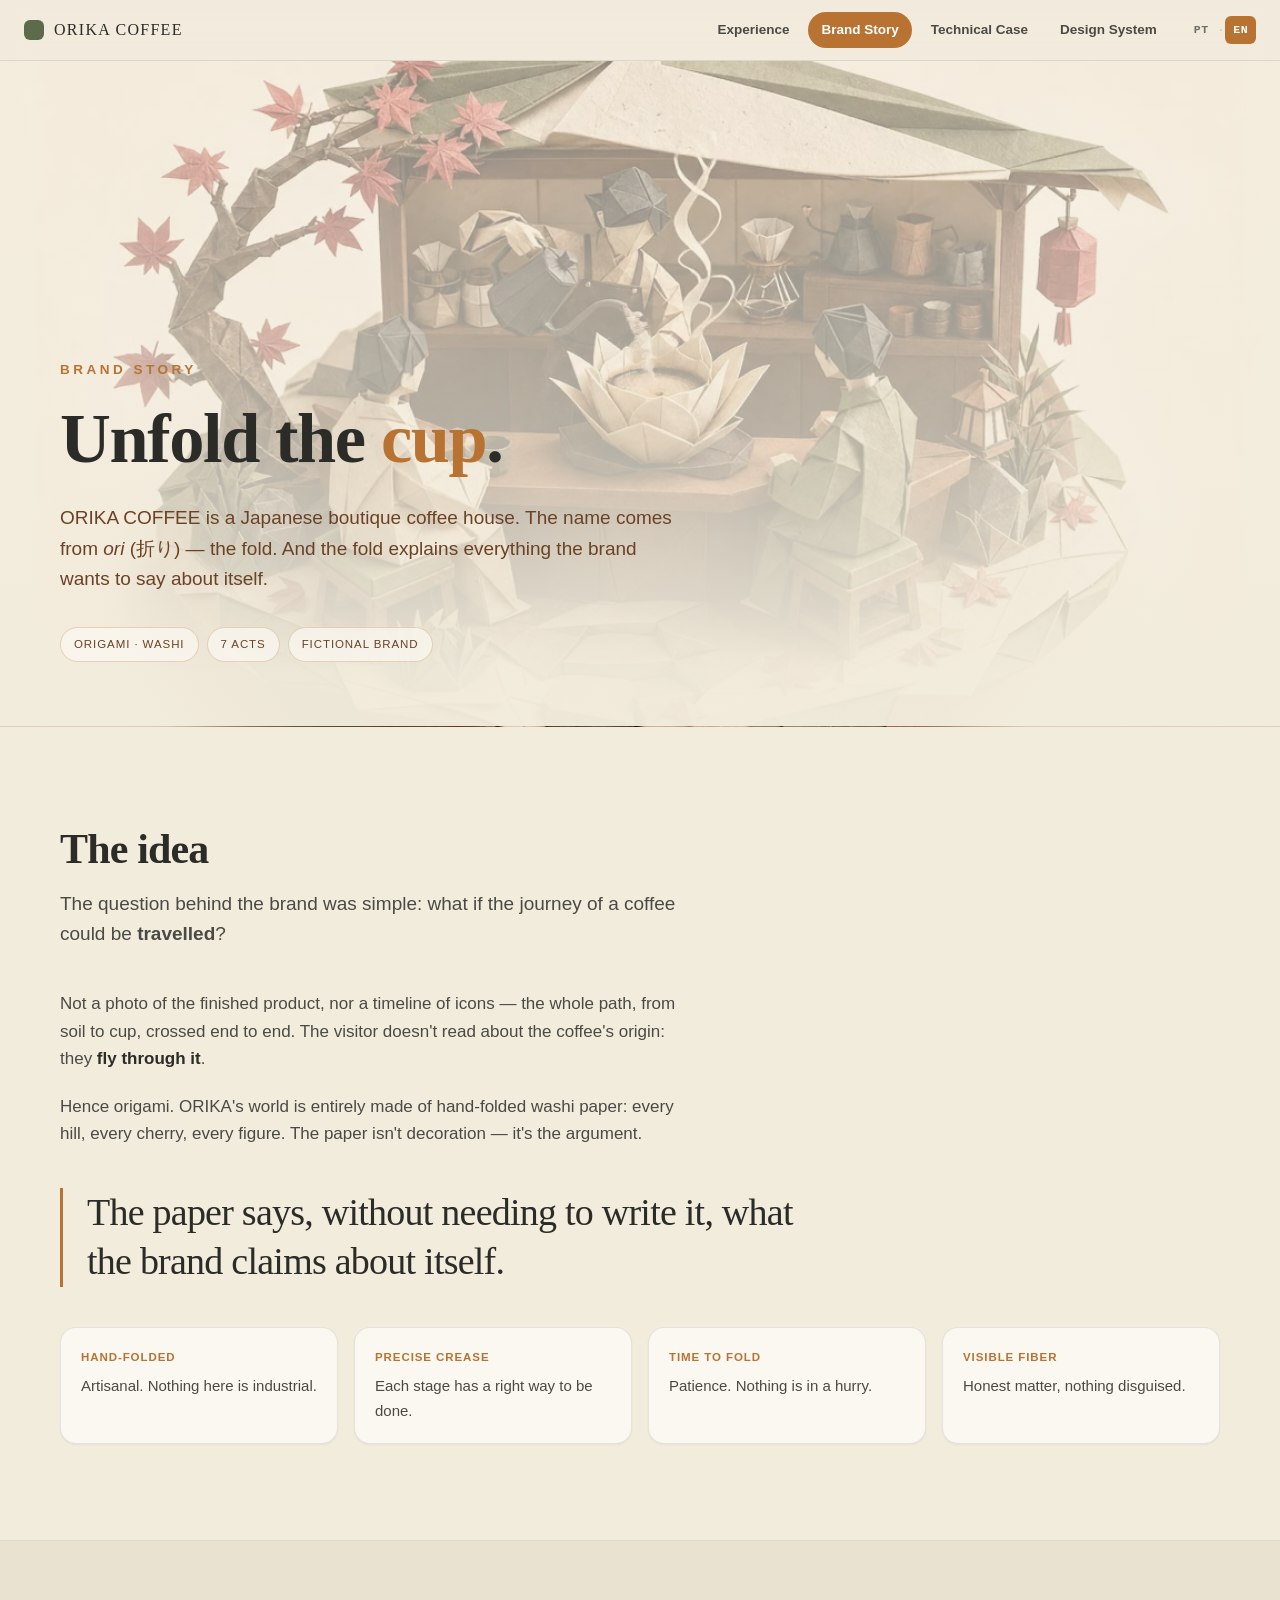
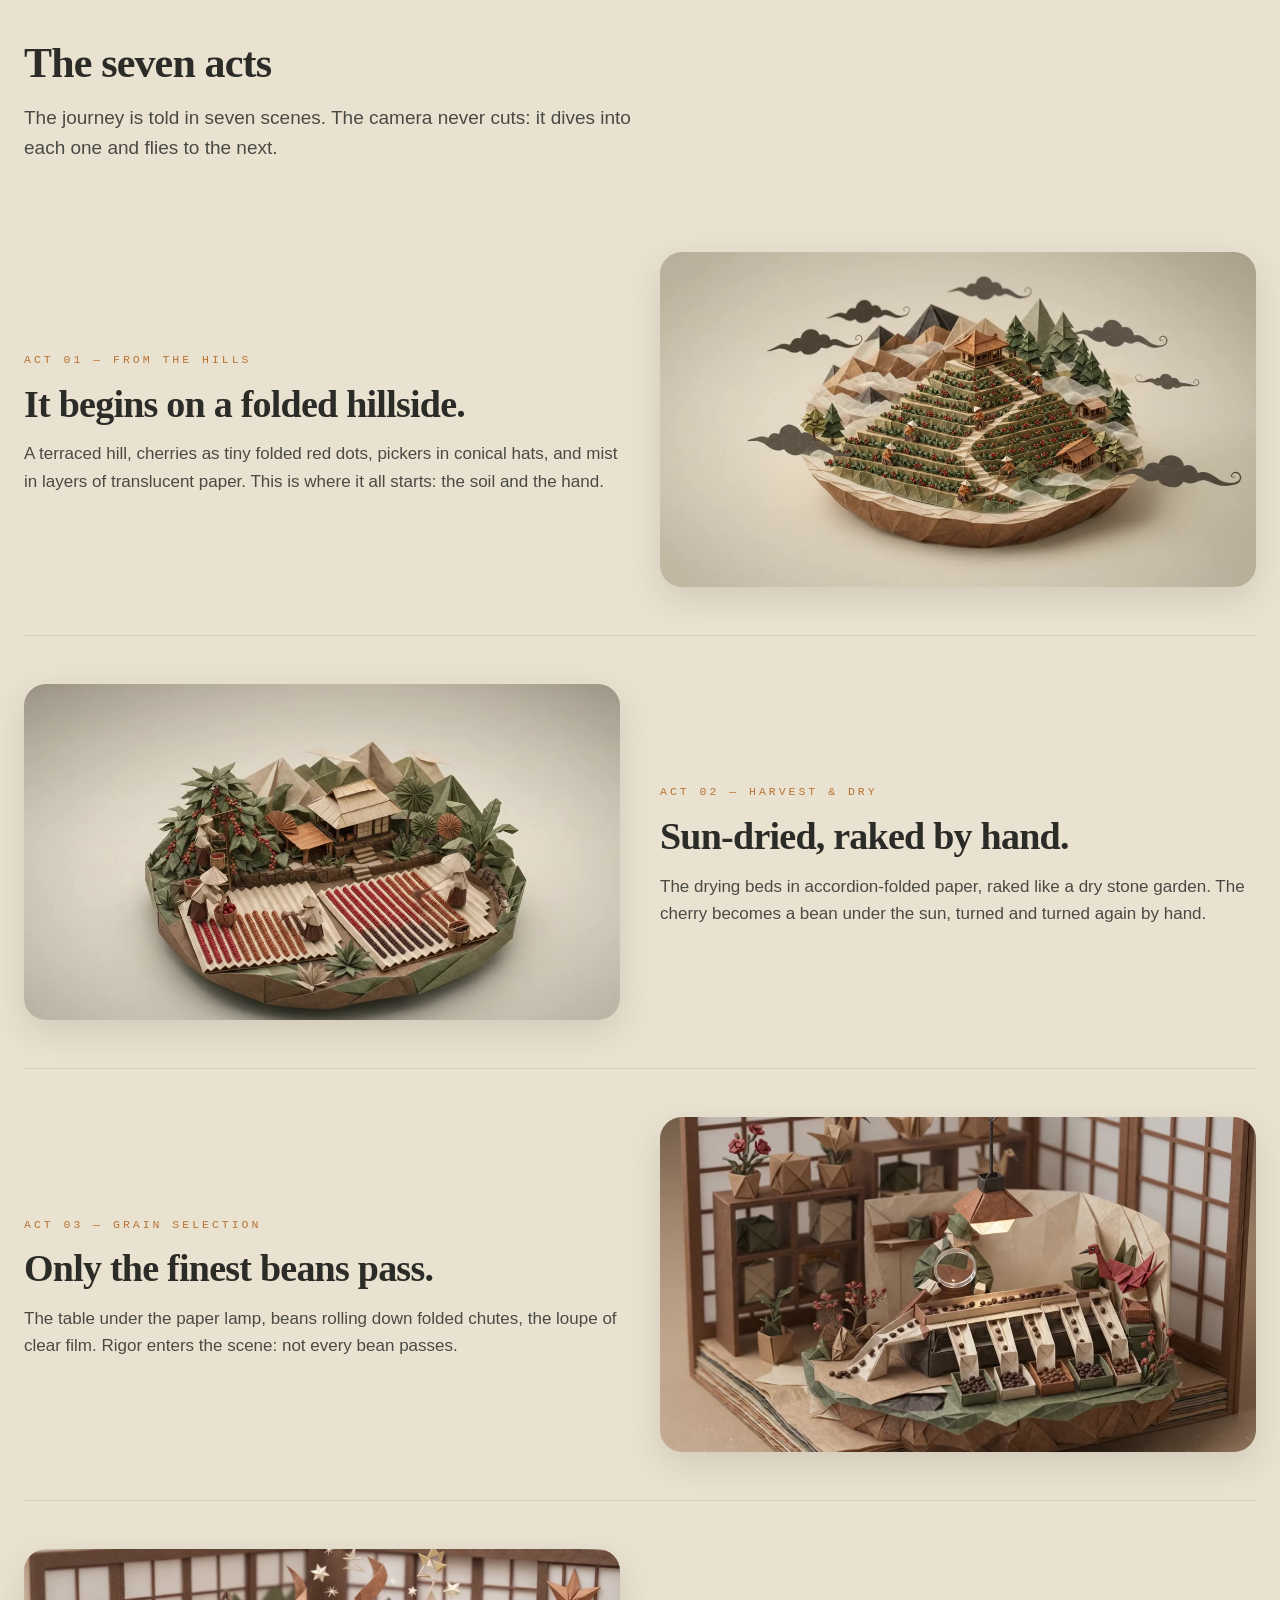
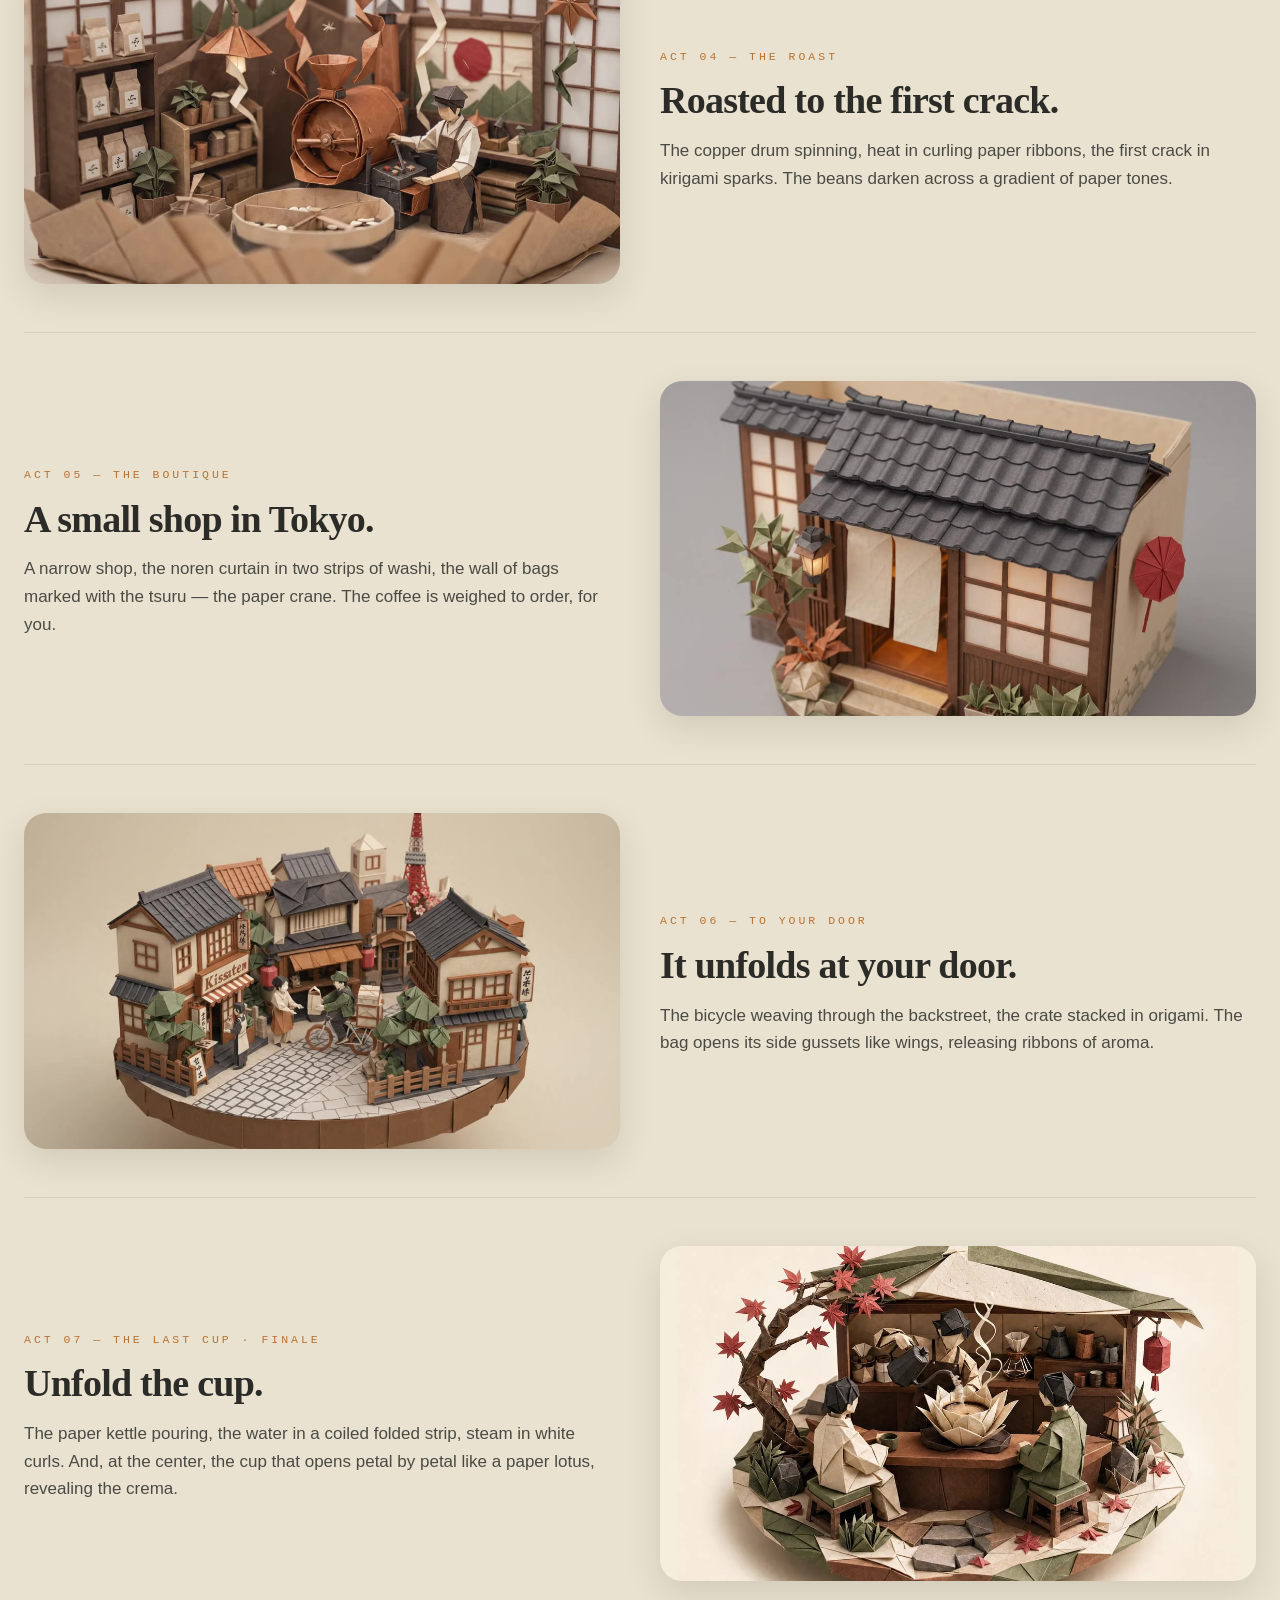
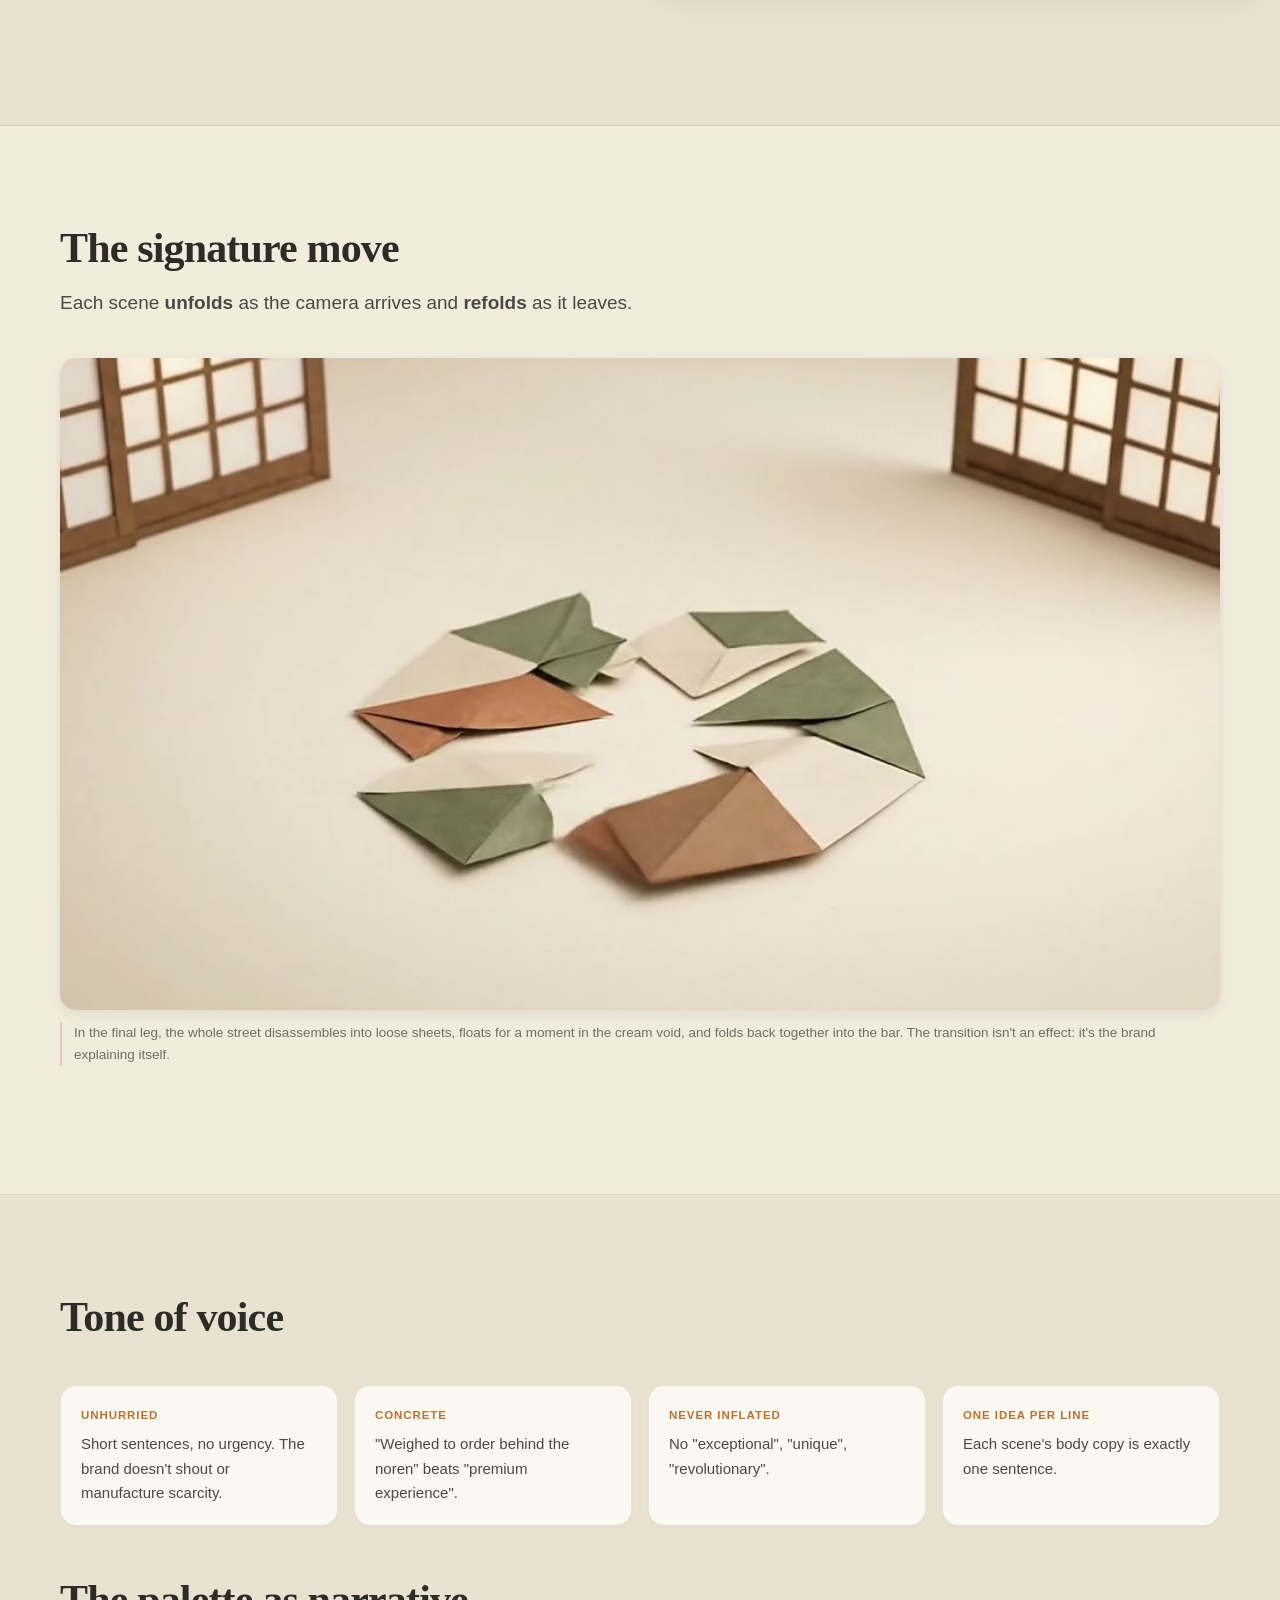
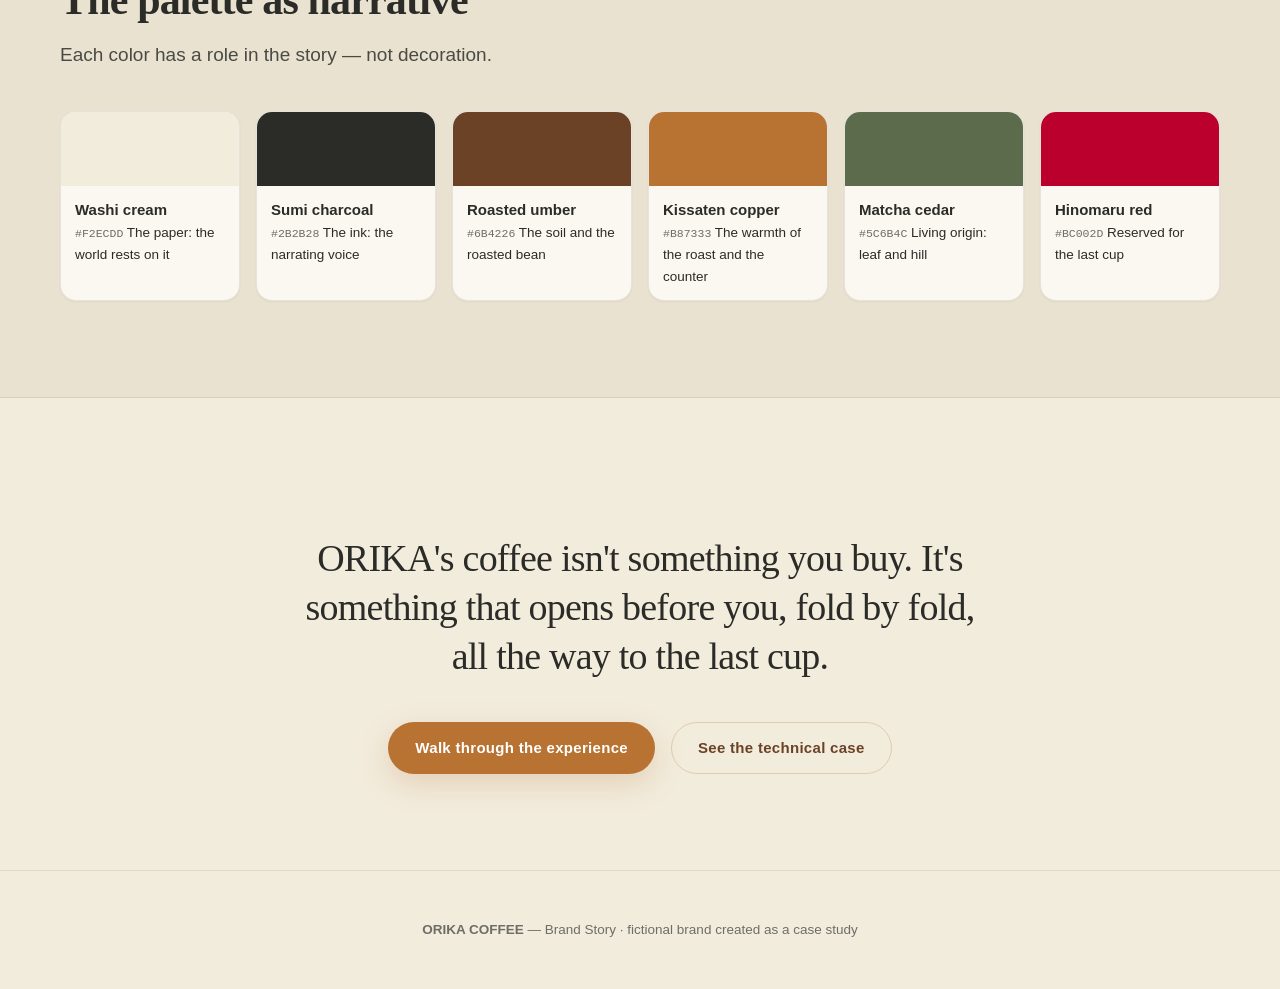
<file: story/index.html>
<!doctype html>
<html lang="en">
<head>
<meta charset="utf-8">
<meta name="viewport" content="width=device-width, initial-scale=1, viewport-fit=cover">
<title>ORIKA COFFEE — Brand Story</title>
<meta name="description" content="The story of ORIKA COFFEE: a world of folded paper, from the hillside to the last cup.">
<link rel="stylesheet" href="/design-system/styles.css">
<link rel="stylesheet" href="/case-pages.css">
</head>
<body>

<nav class="case-top">
  <div class="container-xl case-top__row">
    <a class="case-brand" href="/"><i></i> ORIKA COFFEE</a>
    <div class="case-right">
      <div class="case-links">
        <a href="/">Experience</a>
        <a href="/story/" class="on">Brand Story</a>
        <a href="/case/">Technical Case</a>
        <a href="/design-system/">Design System</a>
      </div>
      <div class="case-lang"><a href="/pt/story/">PT</a><span>·</span><a href="/story/" class="on">EN</a></div>
    </div>
  </div>
</nav>

<header class="case-hero" style="background-image:url('/assets/bar.jpg')">
  <div class="container case-hero__inner">
    <span class="eyebrow">Brand Story</span>
    <h1>Unfold the <em>cup</em>.</h1>
    <p class="case-hero__lede">ORIKA COFFEE is a Japanese boutique coffee house. The name comes from <em>ori</em> (折り) — the fold. And the fold explains everything the brand wants to say about itself.</p>
    <div class="case-meta"><span>Origami · Washi</span><span>7 acts</span><span>Fictional brand</span></div>
  </div>
</header>

<!-- THE IDEA -->
<section class="case-section">
  <div class="container">
    <div class="case-head">
      <h2>The idea</h2>
      <p>The question behind the brand was simple: what if the journey of a coffee could be <strong>travelled</strong>?</p>
    </div>
    <div class="prose">
      <p>Not a photo of the finished product, nor a timeline of icons — the whole path, from soil to cup, crossed end to end. The visitor doesn't read about the coffee's origin: they <strong>fly through it</strong>.</p>
      <p>Hence origami. ORIKA's world is entirely made of hand-folded washi paper: every hill, every cherry, every figure. The paper isn't decoration — it's the argument.</p>
    </div>

    <div class="pull">The paper says, without needing to write it, what the brand claims about itself.</div>

    <div class="flow">
      <div><strong>Hand-folded</strong><p>Artisanal. Nothing here is industrial.</p></div>
      <div><strong>Precise crease</strong><p>Each stage has a right way to be done.</p></div>
      <div><strong>Time to fold</strong><p>Patience. Nothing is in a hurry.</p></div>
      <div><strong>Visible fiber</strong><p>Honest matter, nothing disguised.</p></div>
    </div>
  </div>
</section>

<!-- THE SEVEN ACTS -->
<section class="case-section">
  <div class="container-xl">
    <div class="case-head">
      <h2>The seven acts</h2>
      <p>The journey is told in seven scenes. The camera never cuts: it dives into each one and flies to the next.</p>
    </div>

    <div class="act">
      <div class="act__media"><img src="/assets/plantation.jpg" alt="Terraced plantation of folded paper"></div>
      <div>
        <span class="act__num">ACT 01 — FROM THE HILLS</span>
        <h3>It begins on a folded hillside.</h3>
        <p>A terraced hill, cherries as tiny folded red dots, pickers in conical hats, and mist in layers of translucent paper. This is where it all starts: the soil and the hand.</p>
      </div>
    </div>

    <div class="act">
      <div class="act__media"><img src="/assets/harvest.jpg" alt="Drying beds"></div>
      <div>
        <span class="act__num">ACT 02 — HARVEST &amp; DRY</span>
        <h3>Sun-dried, raked by hand.</h3>
        <p>The drying beds in accordion-folded paper, raked like a dry stone garden. The cherry becomes a bean under the sun, turned and turned again by hand.</p>
      </div>
    </div>

    <div class="act">
      <div class="act__media"><img src="/assets/selection.jpg" alt="Sorting table with loupe"></div>
      <div>
        <span class="act__num">ACT 03 — GRAIN SELECTION</span>
        <h3>Only the finest beans pass.</h3>
        <p>The table under the paper lamp, beans rolling down folded chutes, the loupe of clear film. Rigor enters the scene: not every bean passes.</p>
      </div>
    </div>

    <div class="act">
      <div class="act__media"><img src="/assets/roasting.jpg" alt="Copper drum roaster"></div>
      <div>
        <span class="act__num">ACT 04 — THE ROAST</span>
        <h3>Roasted to the first crack.</h3>
        <p>The copper drum spinning, heat in curling paper ribbons, the first crack in kirigami sparks. The beans darken across a gradient of paper tones.</p>
      </div>
    </div>

    <div class="act">
      <div class="act__media"><img src="/assets/boutique.jpg" alt="Shop with noren curtain"></div>
      <div>
        <span class="act__num">ACT 05 — THE BOUTIQUE</span>
        <h3>A small shop in Tokyo.</h3>
        <p>A narrow shop, the noren curtain in two strips of washi, the wall of bags marked with the tsuru — the paper crane. The coffee is weighed to order, for you.</p>
      </div>
    </div>

    <div class="act">
      <div class="act__media"><img src="/assets/delivery.jpg" alt="Courier on a bicycle in the alley"></div>
      <div>
        <span class="act__num">ACT 06 — TO YOUR DOOR</span>
        <h3>It unfolds at your door.</h3>
        <p>The bicycle weaving through the backstreet, the crate stacked in origami. The bag opens its side gussets like wings, releasing ribbons of aroma.</p>
      </div>
    </div>

    <div class="act">
      <div class="act__media"><img src="/assets/bar.jpg" alt="Pour-over counter with paper-lotus cup"></div>
      <div>
        <span class="act__num">ACT 07 — THE LAST CUP · FINALE</span>
        <h3>Unfold the cup.</h3>
        <p>The paper kettle pouring, the water in a coiled folded strip, steam in white curls. And, at the center, the cup that opens petal by petal like a paper lotus, revealing the crema.</p>
      </div>
    </div>
  </div>
</section>

<!-- SIGNATURE MOVE -->
<section class="case-section">
  <div class="container">
    <div class="case-head">
      <h2>The signature move</h2>
      <p>Each scene <strong>unfolds</strong> as the camera arrives and <strong>refolds</strong> as it leaves.</p>
    </div>
    <figure class="fig">
      <img src="/case/assets/fold.jpg" alt="The scene disassembled into origami pieces mid-transition">
      <figcaption>In the final leg, the whole street disassembles into loose sheets, floats for a moment in the cream void, and folds back together into the bar. The transition isn't an effect: it's the brand explaining itself.</figcaption>
    </figure>
  </div>
</section>

<!-- TONE + PALETTE -->
<section class="case-section">
  <div class="container">
    <div class="case-head"><h2>Tone of voice</h2></div>
    <div class="flow" style="margin-bottom:var(--space-48)">
      <div><strong>Unhurried</strong><p>Short sentences, no urgency. The brand doesn't shout or manufacture scarcity.</p></div>
      <div><strong>Concrete</strong><p>"Weighed to order behind the noren" beats "premium experience".</p></div>
      <div><strong>Never inflated</strong><p>No "exceptional", "unique", "revolutionary".</p></div>
      <div><strong>One idea per line</strong><p>Each scene's body copy is exactly one sentence.</p></div>
    </div>

    <div class="case-head"><h2>The palette as narrative</h2><p>Each color has a role in the story — not decoration.</p></div>
    <div class="pal">
      <div><i style="background:#F2ECDD"></i><p><b>Washi cream</b><span>#F2ECDD</span> The paper: the world rests on it</p></div>
      <div><i style="background:#2B2B28"></i><p><b>Sumi charcoal</b><span>#2B2B28</span> The ink: the narrating voice</p></div>
      <div><i style="background:#6B4226"></i><p><b>Roasted umber</b><span>#6B4226</span> The soil and the roasted bean</p></div>
      <div><i style="background:#B87333"></i><p><b>Kissaten copper</b><span>#B87333</span> The warmth of the roast and the counter</p></div>
      <div><i style="background:#5C6B4C"></i><p><b>Matcha cedar</b><span>#5C6B4C</span> Living origin: leaf and hill</p></div>
      <div><i style="background:#BC002D"></i><p><b>Hinomaru red</b><span>#BC002D</span> Reserved for the last cup</p></div>
    </div>
  </div>
</section>

<section class="case-cta">
  <div class="container">
    <div class="pull" style="margin-inline:auto;border:none;padding:0;text-align:center;max-width:36ch">
      ORIKA's coffee isn't something you buy. It's something that opens before you, fold by fold, all the way to the last cup.
    </div>
    <div class="btn-row" style="justify-content:center;margin-top:var(--space-40)">
      <a class="btn-primary" href="/">Walk through the experience</a>
      <a class="btn-outline" href="/case/">See the technical case</a>
    </div>
  </div>
</section>

<footer class="case-foot">
  <div class="container"><p><strong>ORIKA COFFEE</strong> — Brand Story · fictional brand created as a case study</p></div>
</footer>

</body>
</html>
</file>
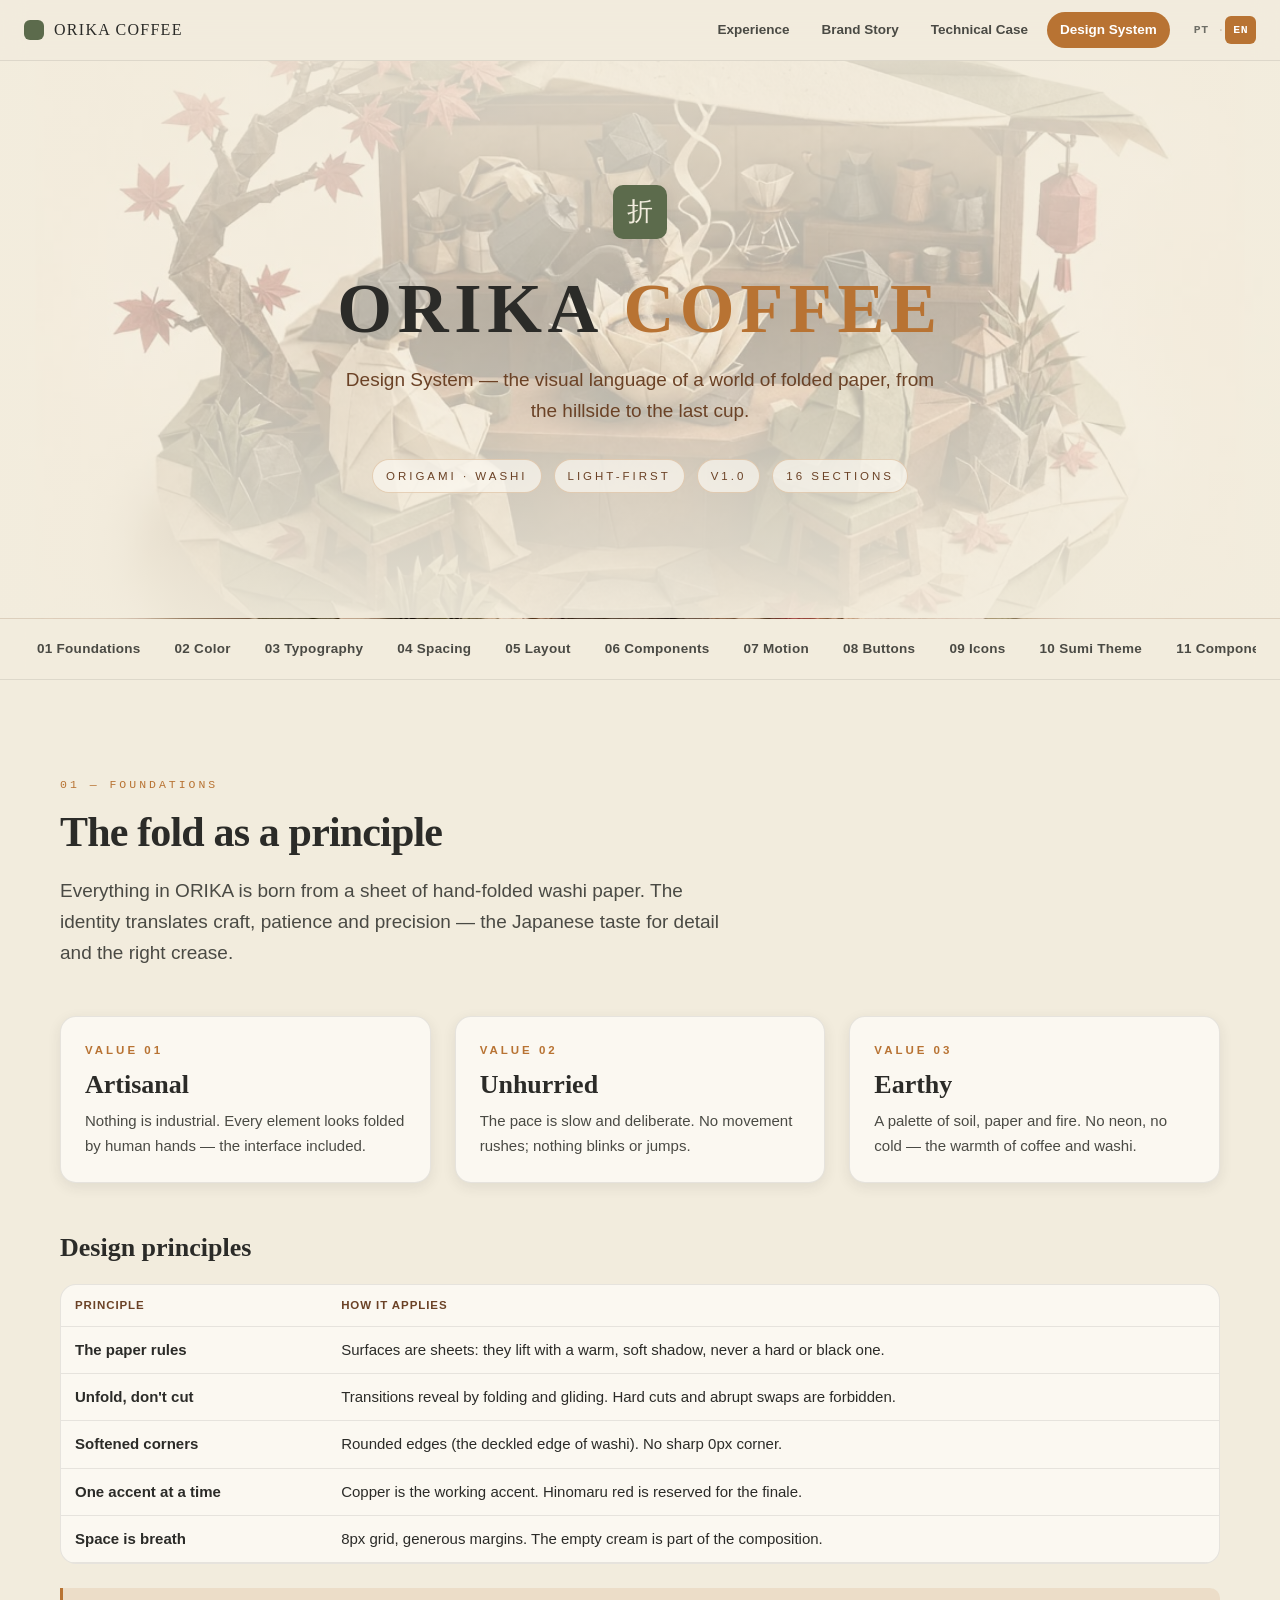
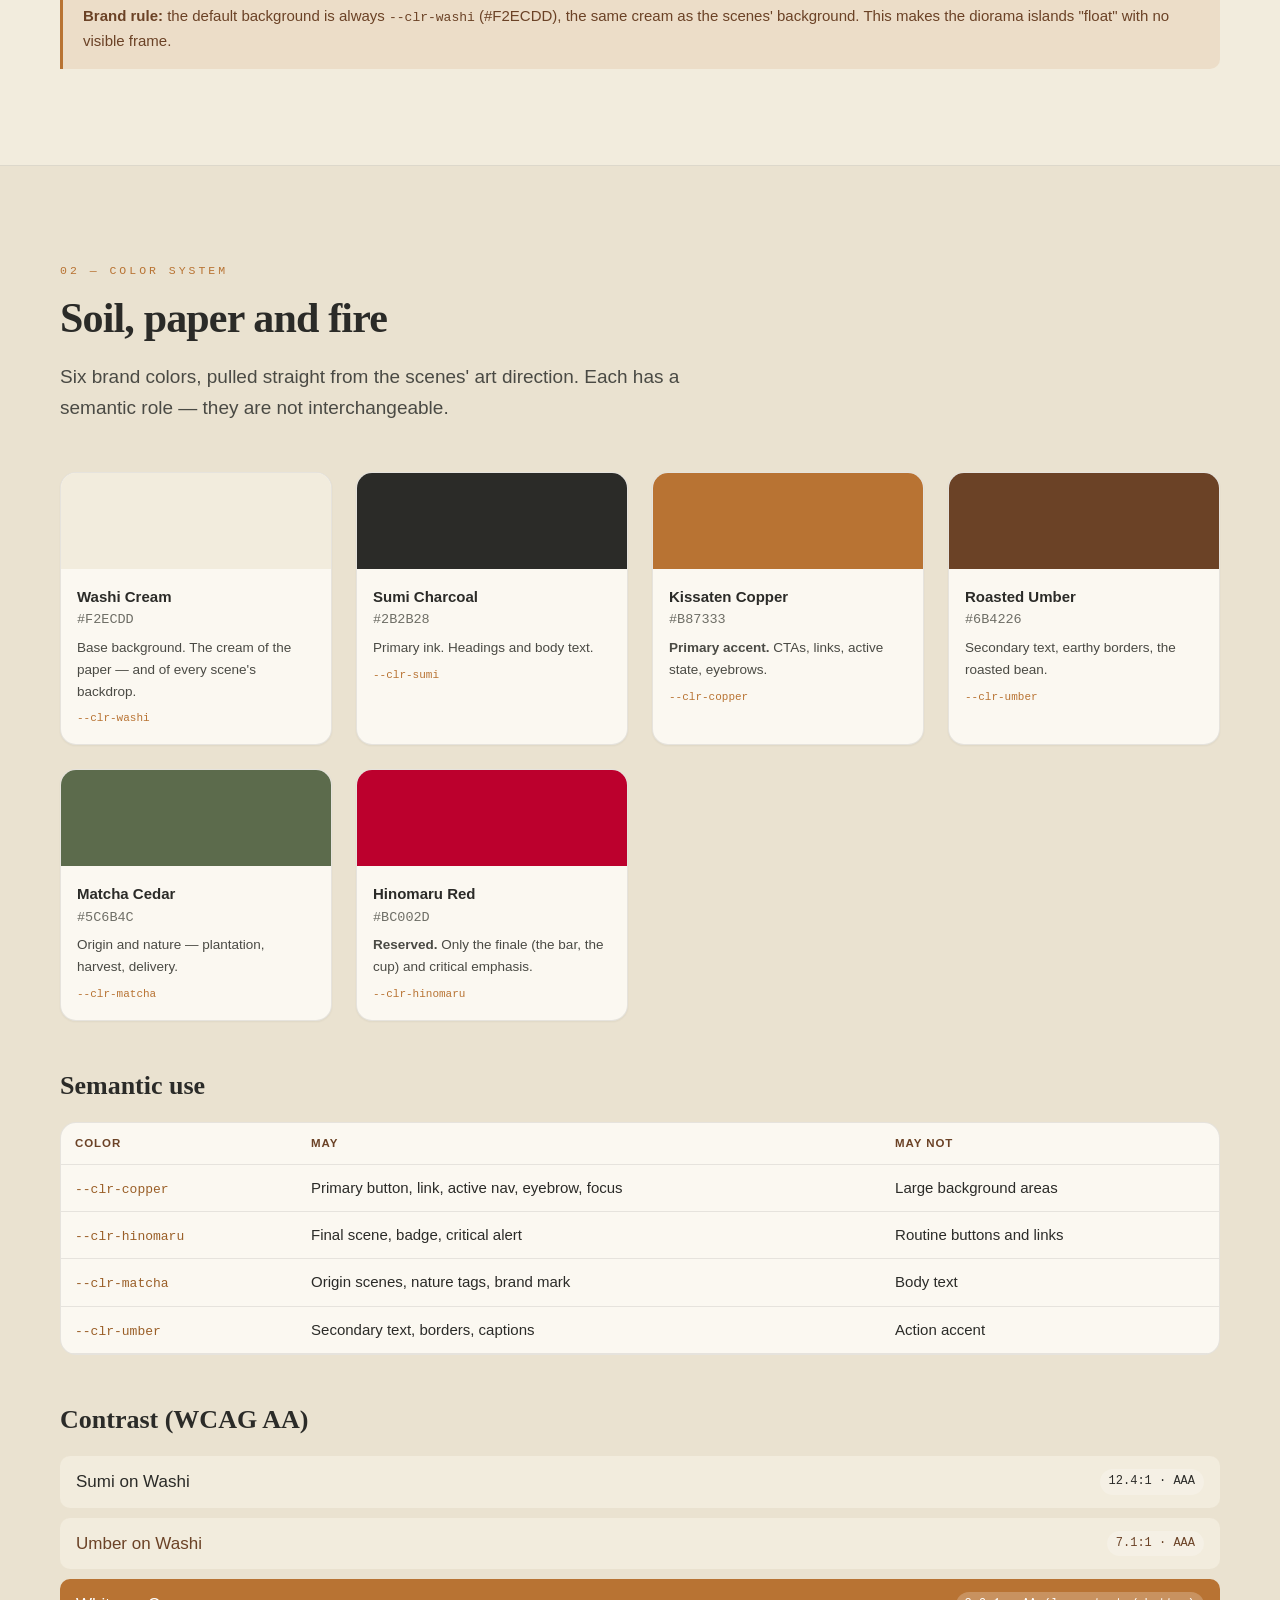
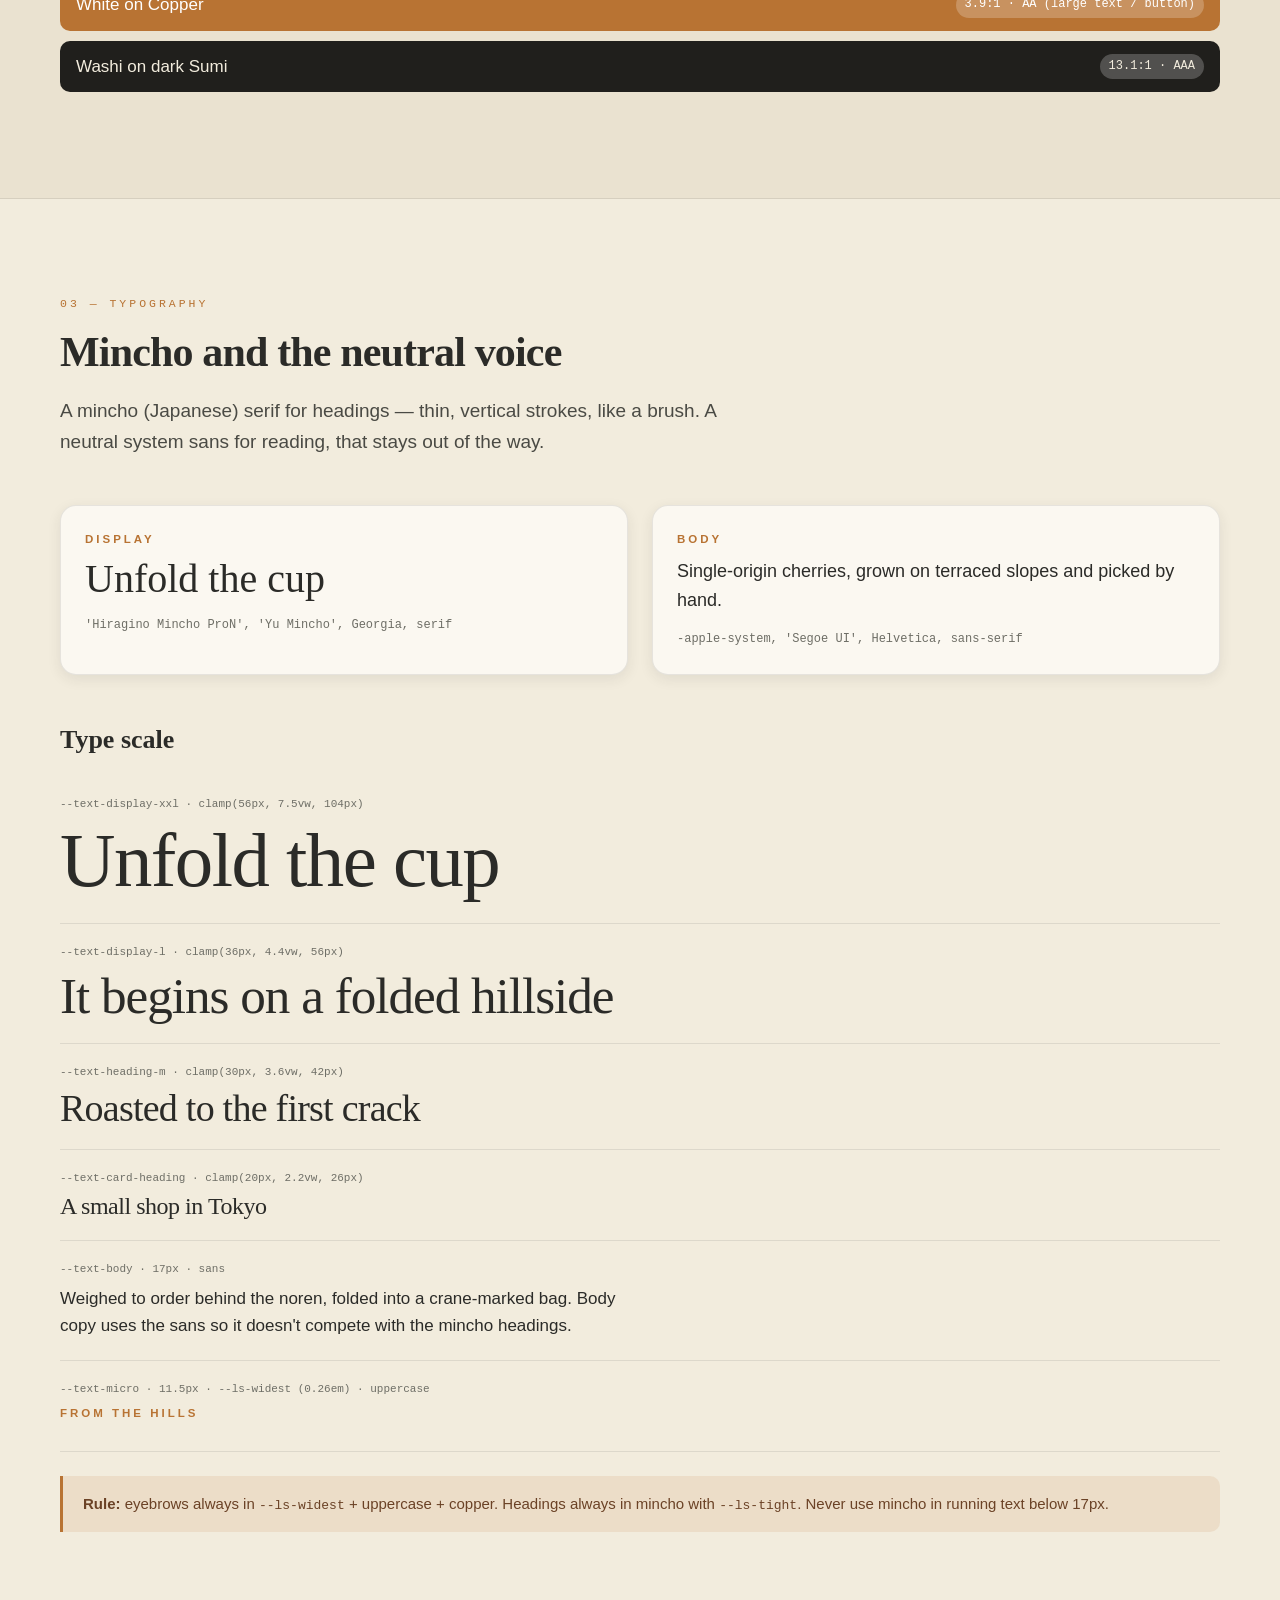
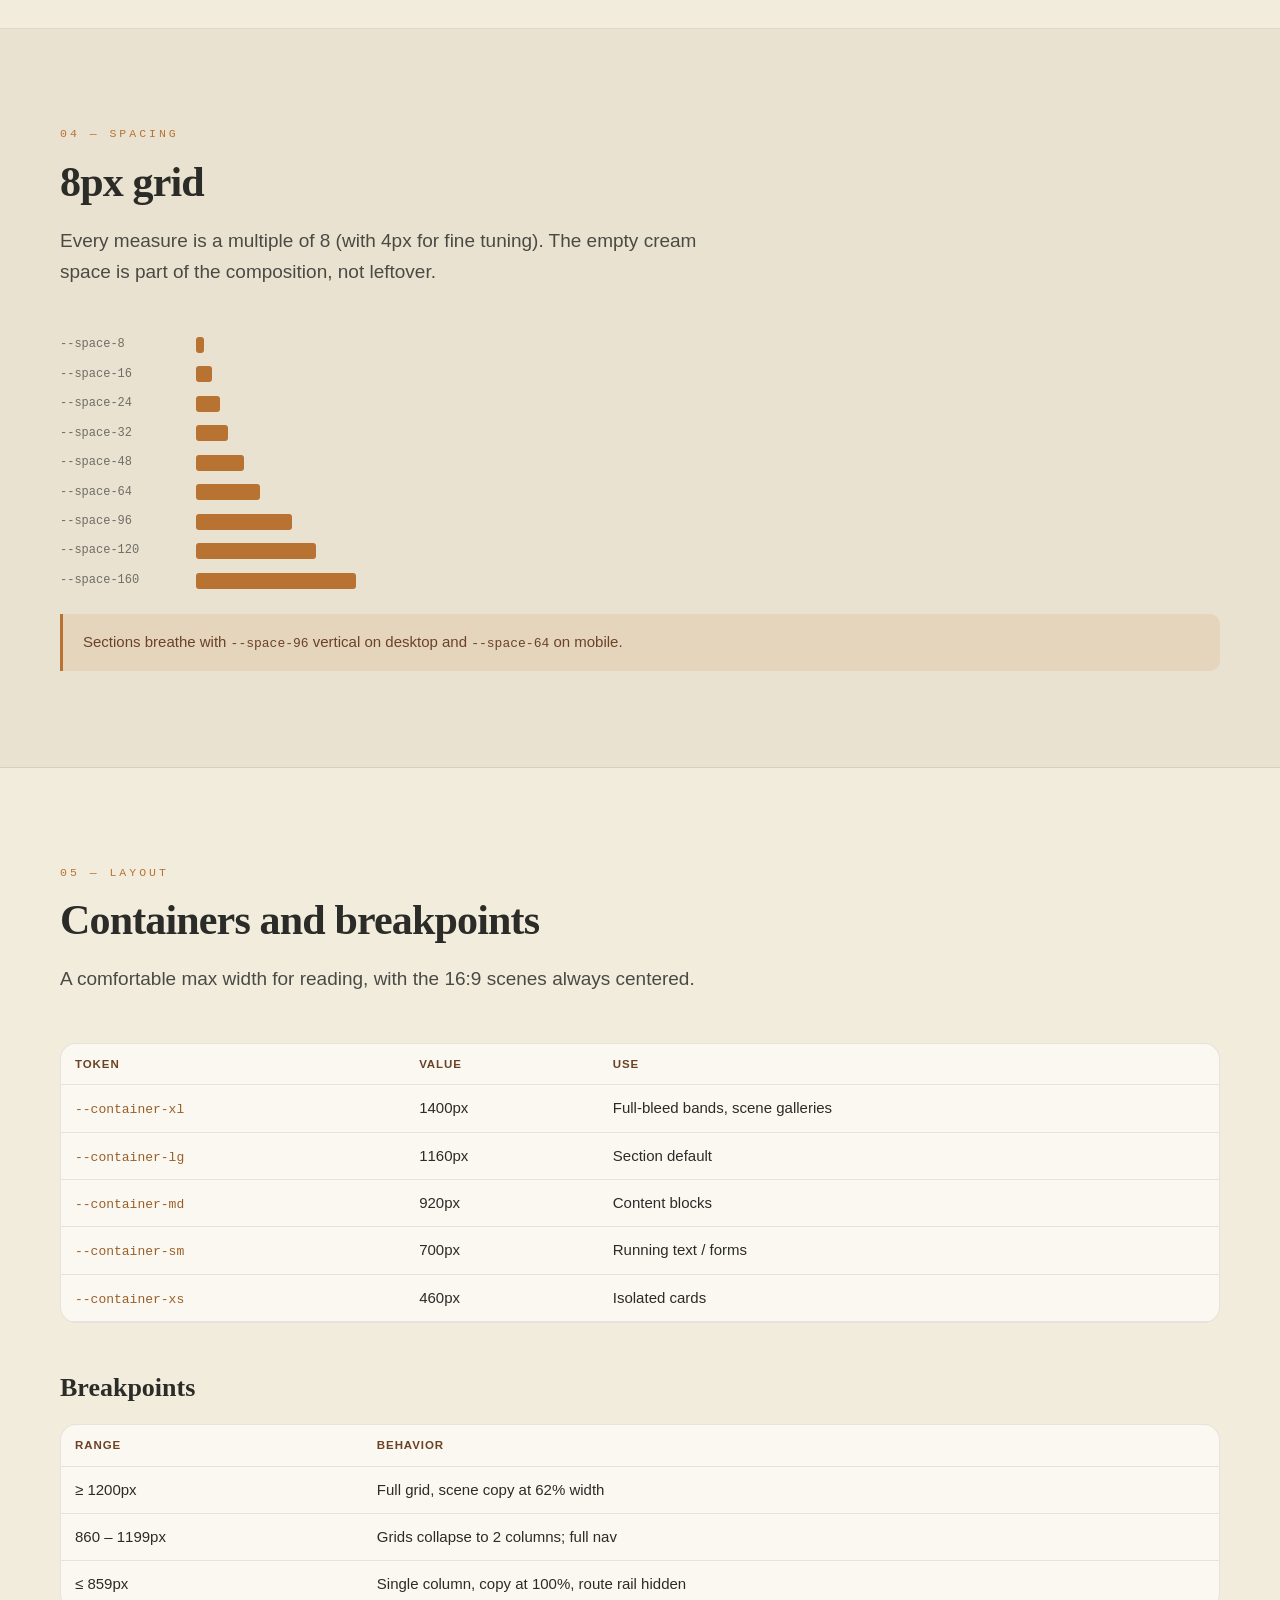
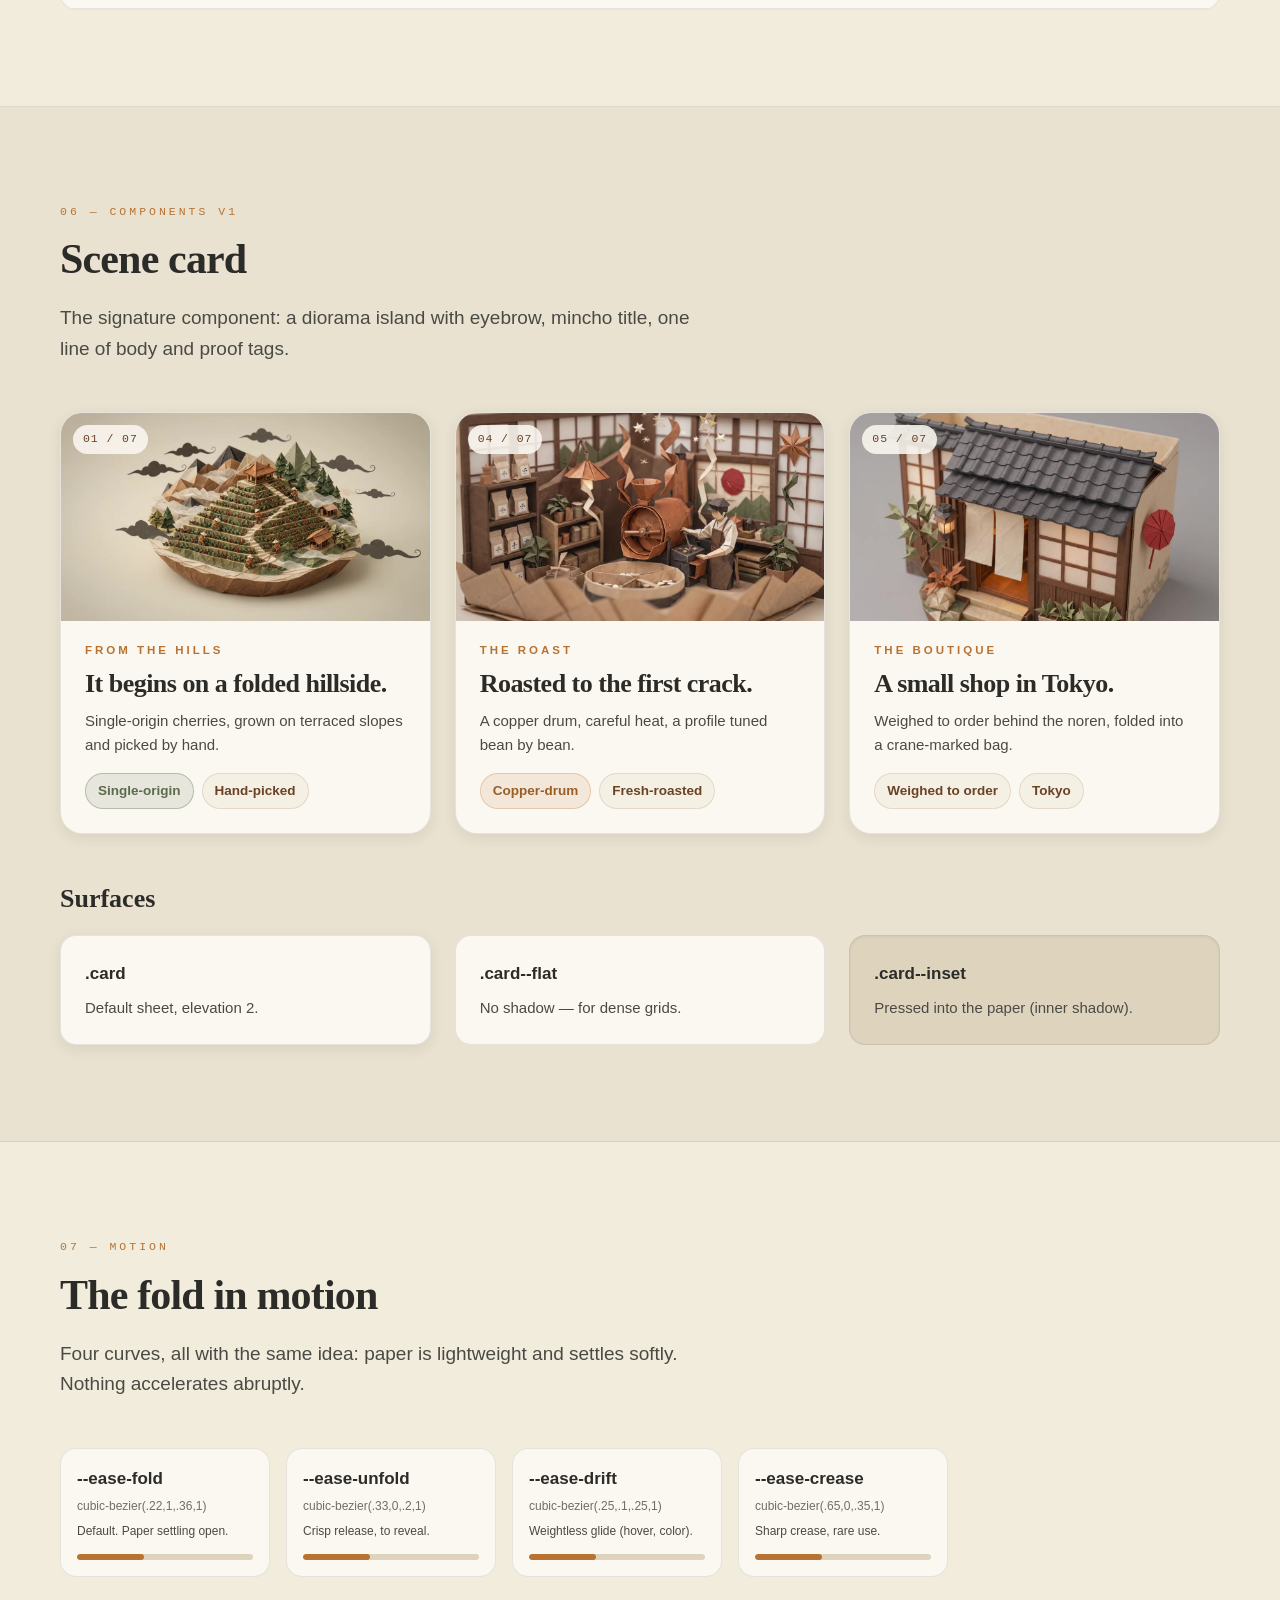
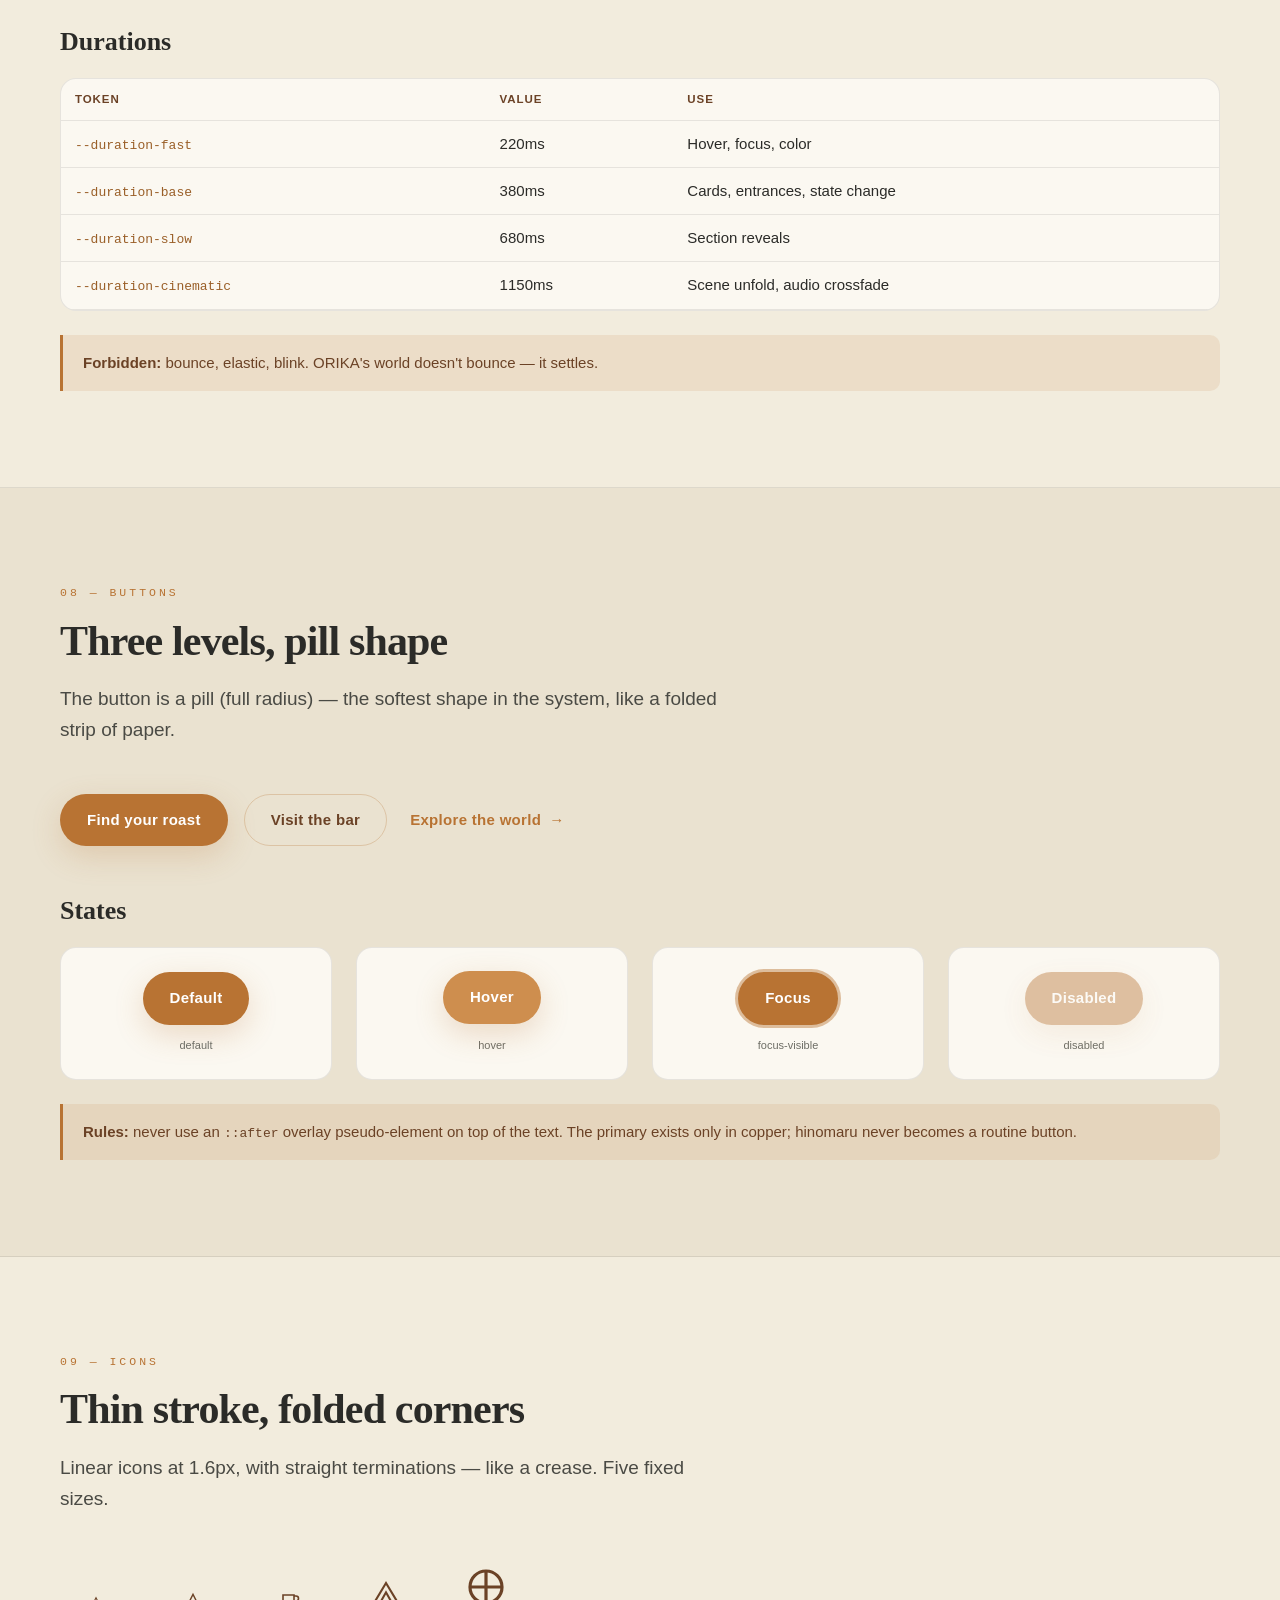
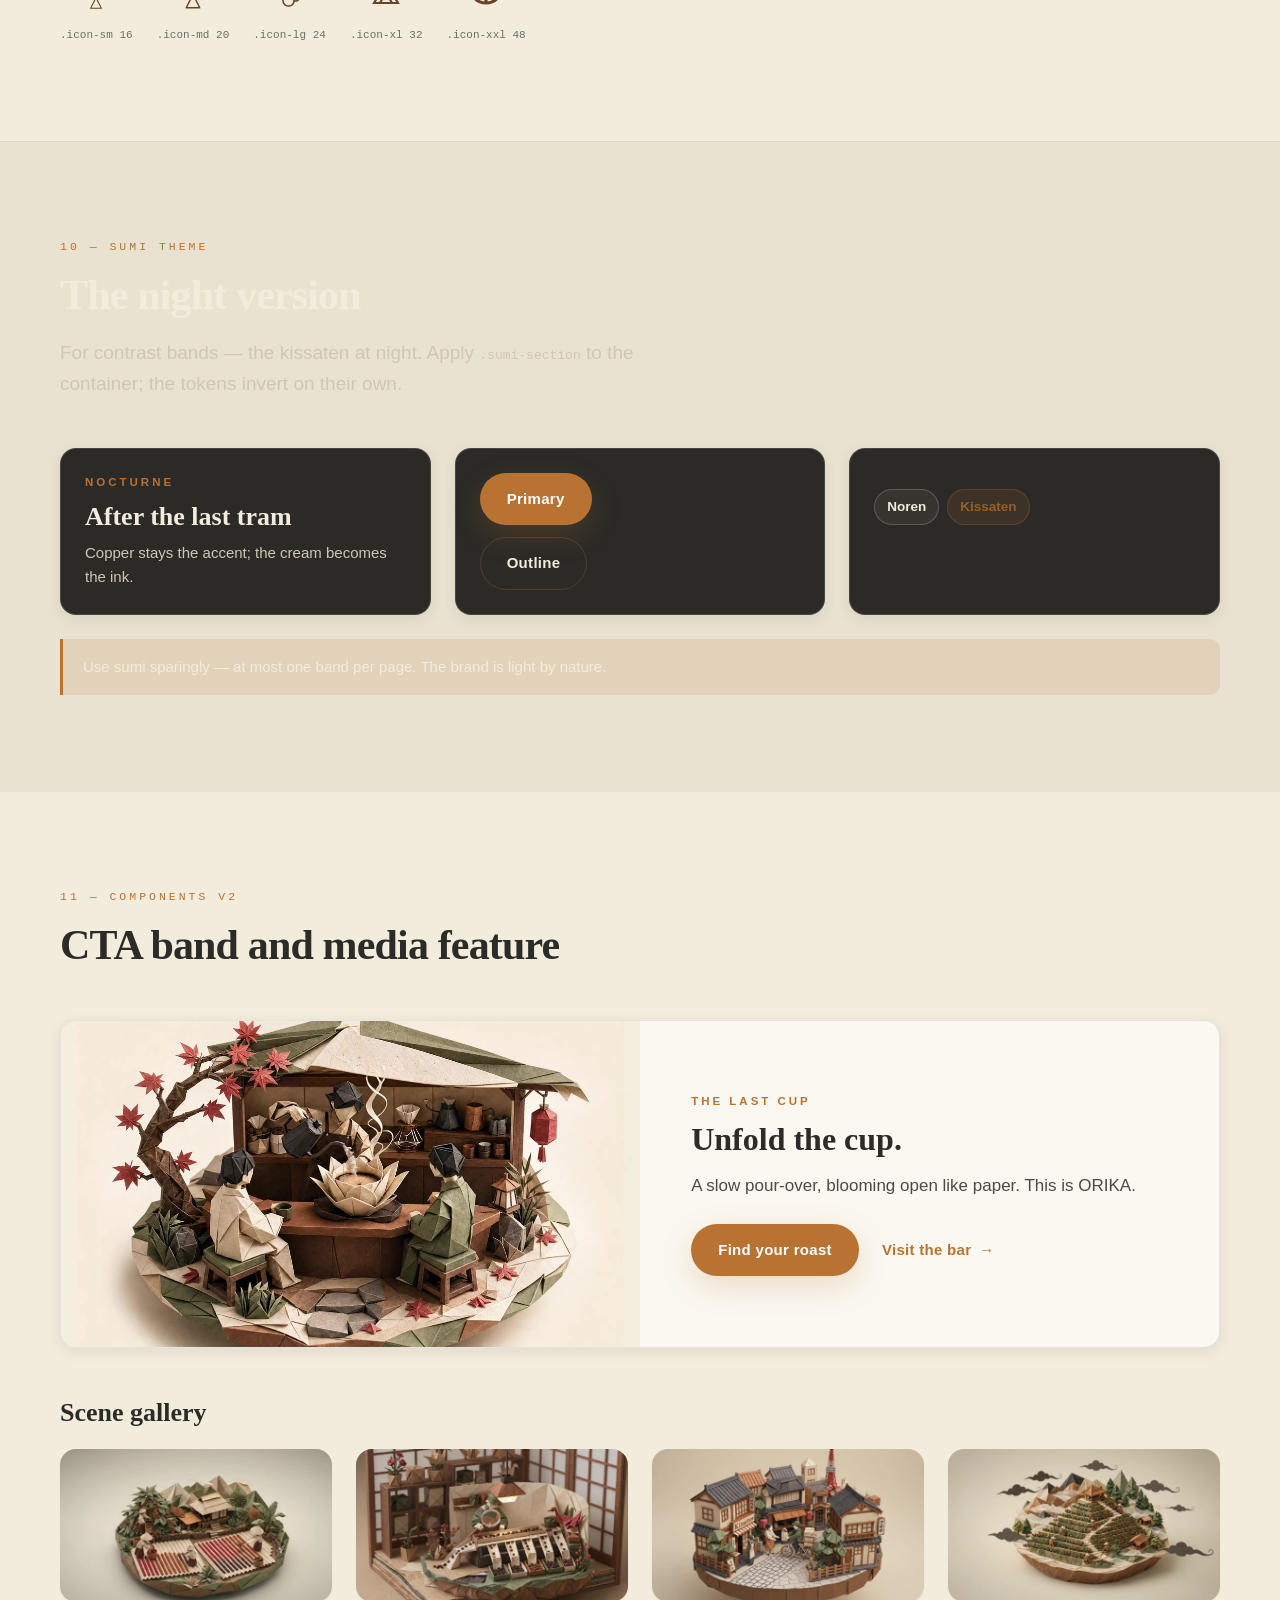
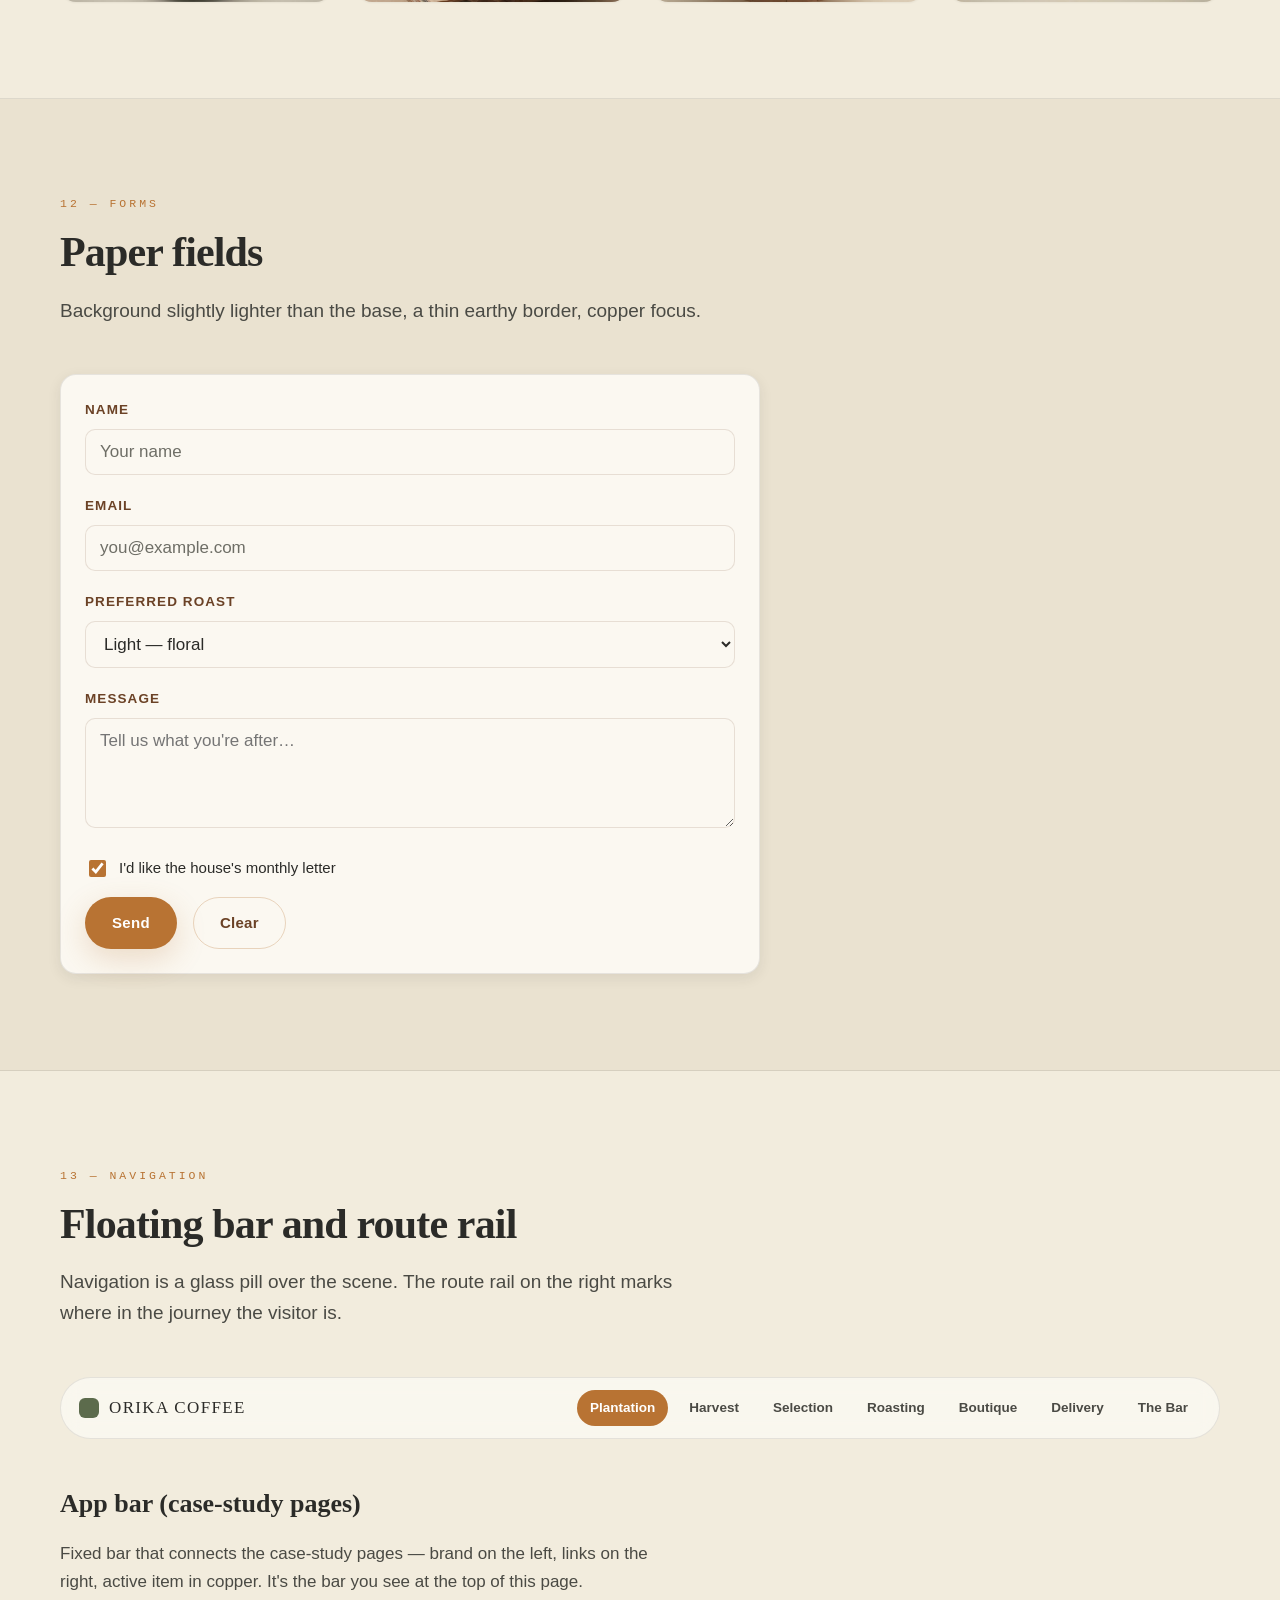
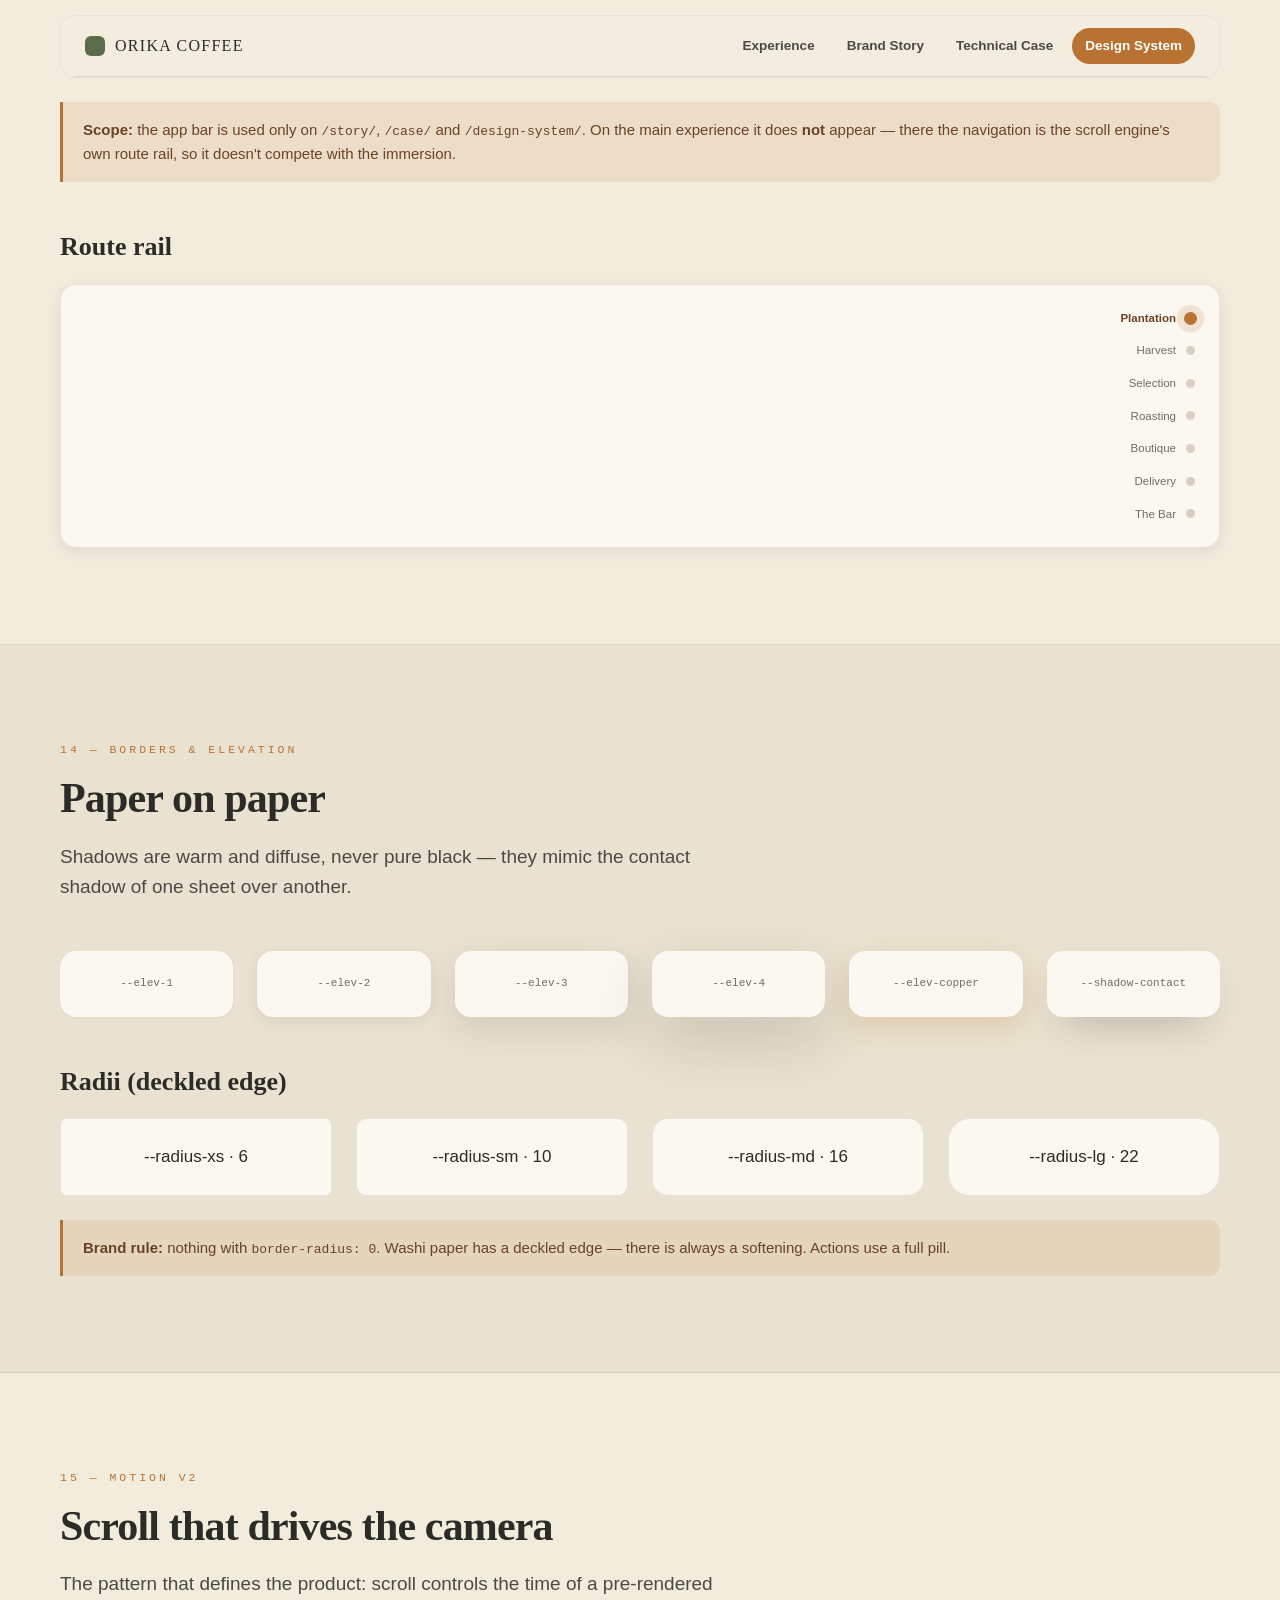
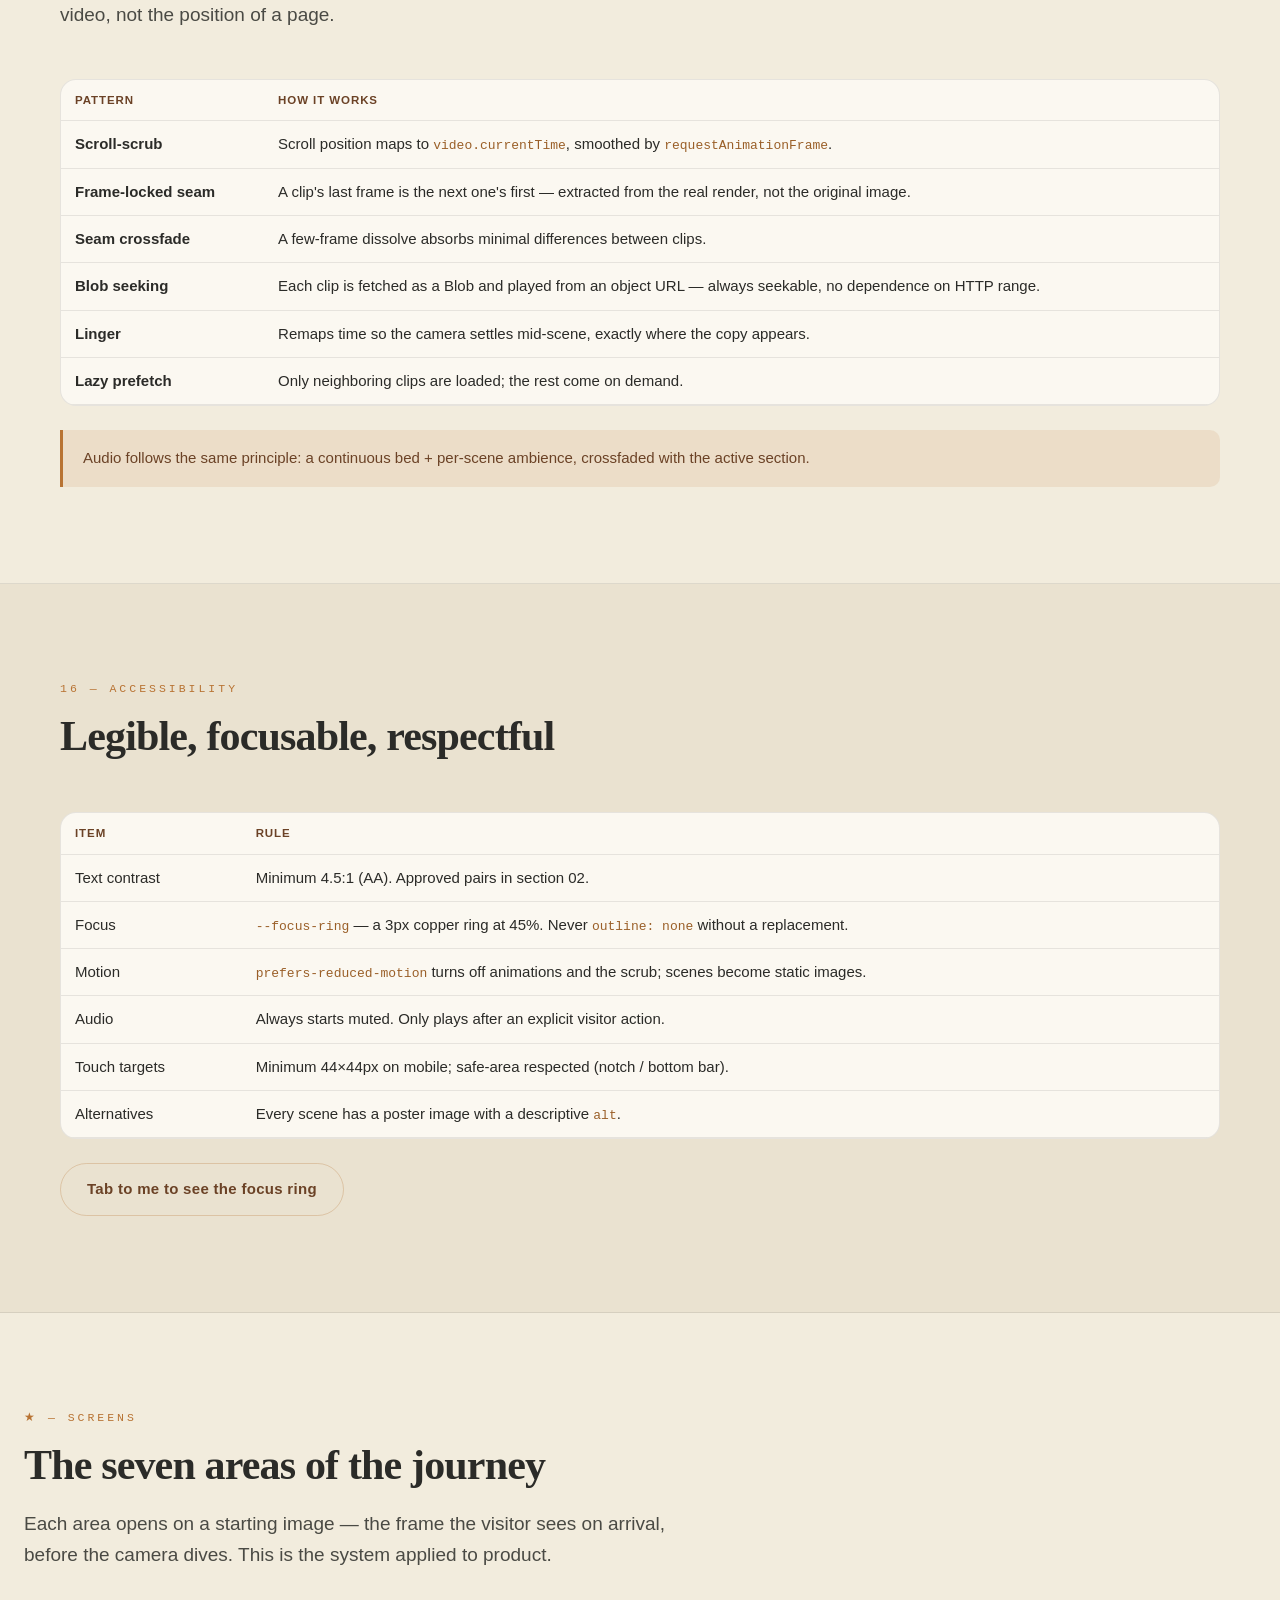
<file: en/design-system/index.html>
<!doctype html>
<html lang="en">
<head>
<meta charset="utf-8">
<meta name="viewport" content="width=device-width, initial-scale=1, viewport-fit=cover">
<title>ORIKA COFFEE — Design System</title>
<meta name="description" content="ORIKA COFFEE Design System — origami/washi identity, tokens, components and screens.">
<link rel="stylesheet" href="/design-system/styles.css">
</head>
<body>

<!-- =========================================================== APP BAR -->
<nav class="case-top">
  <div class="container-xl case-top__row">
    <a class="case-brand" href="/"><i></i> ORIKA COFFEE</a>
    <div class="case-right">
      <div class="case-links">
        <a href="/">Experience</a>
        <a href="/en/story/">Brand Story</a>
        <a href="/en/case/">Technical Case</a>
        <a href="/en/design-system/" class="on">Design System</a>
      </div>
      <div class="case-lang"><a href="/design-system/">PT</a><span>·</span><a href="/en/design-system/" class="on">EN</a></div>
    </div>
  </div>
</nav>

<!-- ============================================================ HEADER -->
<header class="ds-header">
  <div class="ds-header__inner">
    <div class="ds-header__mark"><span>折</span></div>
    <h1>ORIKA <em>COFFEE</em></h1>
    <p class="ds-header__sub">Design System — the visual language of a world of folded paper, from the hillside to the last cup.</p>
    <div class="ds-header__meta">
      <span>Origami · Washi</span><span>Light-first</span><span>v1.0</span><span>16 sections</span>
    </div>
  </div>
</header>

<!-- =============================================================== TOC -->
<nav class="ds-toc">
  <div class="container-xl ds-toc__row">
    <a href="#foundations">01 Foundations</a>
    <a href="#colors">02 Color</a>
    <a href="#typography">03 Typography</a>
    <a href="#spacing">04 Spacing</a>
    <a href="#layout">05 Layout</a>
    <a href="#components">06 Components</a>
    <a href="#motion">07 Motion</a>
    <a href="#buttons">08 Buttons</a>
    <a href="#icons">09 Icons</a>
    <a href="#sumi">10 Sumi Theme</a>
    <a href="#components-v2">11 Components V2</a>
    <a href="#forms">12 Forms</a>
    <a href="#navigation">13 Navigation</a>
    <a href="#borders">14 Borders &amp; Elevation</a>
    <a href="#motion-v2">15 Motion V2</a>
    <a href="#accessibility">16 Accessibility</a>
    <a href="#screens">★ Screens</a>
  </div>
</nav>

<!-- ==================================================== 01 FOUNDATIONS -->
<section class="ds-section" id="foundations">
  <div class="container">
    <div class="ds-section__head">
      <span class="ds-section__num">01 — FOUNDATIONS</span>
      <h2>The fold as a principle</h2>
      <p class="ds-section__lede">Everything in ORIKA is born from a sheet of hand-folded washi paper. The identity translates craft, patience and precision — the Japanese taste for detail and the right crease.</p>
    </div>

    <div class="grid grid-3">
      <div class="card">
        <span class="eyebrow">Value 01</span>
        <h3 style="font-size:var(--text-card-heading);margin-bottom:8px">Artisanal</h3>
        <p style="color:var(--clr-ink-soft);font-size:var(--text-small)">Nothing is industrial. Every element looks folded by human hands — the interface included.</p>
      </div>
      <div class="card">
        <span class="eyebrow">Value 02</span>
        <h3 style="font-size:var(--text-card-heading);margin-bottom:8px">Unhurried</h3>
        <p style="color:var(--clr-ink-soft);font-size:var(--text-small)">The pace is slow and deliberate. No movement rushes; nothing blinks or jumps.</p>
      </div>
      <div class="card">
        <span class="eyebrow">Value 03</span>
        <h3 style="font-size:var(--text-card-heading);margin-bottom:8px">Earthy</h3>
        <p style="color:var(--clr-ink-soft);font-size:var(--text-small)">A palette of soil, paper and fire. No neon, no cold — the warmth of coffee and washi.</p>
      </div>
    </div>

    <h3 class="ds-sub">Design principles</h3>
    <div class="tablewrap">
      <table class="spec">
        <tr><th>Principle</th><th>How it applies</th></tr>
        <tr><td><strong>The paper rules</strong></td><td>Surfaces are sheets: they lift with a warm, soft shadow, never a hard or black one.</td></tr>
        <tr><td><strong>Unfold, don't cut</strong></td><td>Transitions reveal by folding and gliding. Hard cuts and abrupt swaps are forbidden.</td></tr>
        <tr><td><strong>Softened corners</strong></td><td>Rounded edges (the deckled edge of washi). No sharp 0px corner.</td></tr>
        <tr><td><strong>One accent at a time</strong></td><td>Copper is the working accent. Hinomaru red is reserved for the finale.</td></tr>
        <tr><td><strong>Space is breath</strong></td><td>8px grid, generous margins. The empty cream is part of the composition.</td></tr>
      </table>
    </div>

    <div class="ds-note"><strong>Brand rule:</strong> the default background is always <code>--clr-washi</code> (#F2ECDD), the same cream as the scenes' background. This makes the diorama islands "float" with no visible frame.</div>
  </div>
</section>

<!-- ========================================================= 02 COLORS -->
<section class="ds-section" id="colors">
  <div class="container">
    <div class="ds-section__head">
      <span class="ds-section__num">02 — COLOR SYSTEM</span>
      <h2>Soil, paper and fire</h2>
      <p class="ds-section__lede">Six brand colors, pulled straight from the scenes' art direction. Each has a semantic role — they are not interchangeable.</p>
    </div>

    <div class="grid grid-3">
      <div class="swatch"><div class="swatch__chip" style="background:#F2ECDD"></div><div class="swatch__body">
        <div class="swatch__name">Washi Cream</div><div class="swatch__hex">#F2ECDD</div>
        <div class="swatch__use">Base background. The cream of the paper — and of every scene's backdrop.</div>
        <code class="swatch__token">--clr-washi</code></div></div>

      <div class="swatch"><div class="swatch__chip" style="background:#2B2B28"></div><div class="swatch__body">
        <div class="swatch__name">Sumi Charcoal</div><div class="swatch__hex">#2B2B28</div>
        <div class="swatch__use">Primary ink. Headings and body text.</div>
        <code class="swatch__token">--clr-sumi</code></div></div>

      <div class="swatch"><div class="swatch__chip" style="background:#B87333"></div><div class="swatch__body">
        <div class="swatch__name">Kissaten Copper</div><div class="swatch__hex">#B87333</div>
        <div class="swatch__use"><strong>Primary accent.</strong> CTAs, links, active state, eyebrows.</div>
        <code class="swatch__token">--clr-copper</code></div></div>

      <div class="swatch"><div class="swatch__chip" style="background:#6B4226"></div><div class="swatch__body">
        <div class="swatch__name">Roasted Umber</div><div class="swatch__hex">#6B4226</div>
        <div class="swatch__use">Secondary text, earthy borders, the roasted bean.</div>
        <code class="swatch__token">--clr-umber</code></div></div>

      <div class="swatch"><div class="swatch__chip" style="background:#5C6B4C"></div><div class="swatch__body">
        <div class="swatch__name">Matcha Cedar</div><div class="swatch__hex">#5C6B4C</div>
        <div class="swatch__use">Origin and nature — plantation, harvest, delivery.</div>
        <code class="swatch__token">--clr-matcha</code></div></div>

      <div class="swatch"><div class="swatch__chip" style="background:#BC002D"></div><div class="swatch__body">
        <div class="swatch__name">Hinomaru Red</div><div class="swatch__hex">#BC002D</div>
        <div class="swatch__use"><strong>Reserved.</strong> Only the finale (the bar, the cup) and critical emphasis.</div>
        <code class="swatch__token">--clr-hinomaru</code></div></div>
    </div>

    <h3 class="ds-sub">Semantic use</h3>
    <div class="tablewrap">
      <table class="spec">
        <tr><th>Color</th><th>May</th><th>May not</th></tr>
        <tr><td><code>--clr-copper</code></td><td>Primary button, link, active nav, eyebrow, focus</td><td>Large background areas</td></tr>
        <tr><td><code>--clr-hinomaru</code></td><td>Final scene, badge, critical alert</td><td>Routine buttons and links</td></tr>
        <tr><td><code>--clr-matcha</code></td><td>Origin scenes, nature tags, brand mark</td><td>Body text</td></tr>
        <tr><td><code>--clr-umber</code></td><td>Secondary text, borders, captions</td><td>Action accent</td></tr>
      </table>
    </div>

    <h3 class="ds-sub">Contrast (WCAG AA)</h3>
    <div class="contrast-row" style="background:#F2ECDD;color:#2B2B28">Sumi on Washi <span class="contrast-ratio">12.4:1 · AAA</span></div>
    <div class="contrast-row" style="background:#F2ECDD;color:#6B4226">Umber on Washi <span class="contrast-ratio">7.1:1 · AAA</span></div>
    <div class="contrast-row" style="background:#B87333;color:#FFFFFF">White on Copper <span class="contrast-ratio">3.9:1 · AA (large text / button)</span></div>
    <div class="contrast-row" style="background:#201F1C;color:#F2ECDD">Washi on dark Sumi <span class="contrast-ratio">13.1:1 · AAA</span></div>
  </div>
</section>

<!-- ===================================================== 03 TYPOGRAPHY -->
<section class="ds-section" id="typography">
  <div class="container">
    <div class="ds-section__head">
      <span class="ds-section__num">03 — TYPOGRAPHY</span>
      <h2>Mincho and the neutral voice</h2>
      <p class="ds-section__lede">A mincho (Japanese) serif for headings — thin, vertical strokes, like a brush. A neutral system sans for reading, that stays out of the way.</p>
    </div>

    <div class="grid grid-2">
      <div class="card">
        <span class="eyebrow">Display</span>
        <p style="font-family:var(--font-display);font-size:40px;line-height:1.1;margin:8px 0">Unfold the cup</p>
        <code style="font-size:12px;color:var(--clr-ink-dim)">'Hiragino Mincho ProN', 'Yu Mincho', Georgia, serif</code>
      </div>
      <div class="card">
        <span class="eyebrow">Body</span>
        <p style="font-size:18px;line-height:1.6;margin:8px 0">Single-origin cherries, grown on terraced slopes and picked by hand.</p>
        <code style="font-size:12px;color:var(--clr-ink-dim)">-apple-system, 'Segoe UI', Helvetica, sans-serif</code>
      </div>
    </div>

    <h3 class="ds-sub">Type scale</h3>
    <div class="type-row"><div class="type-row__meta">--text-display-xxl · clamp(56px, 7.5vw, 104px)</div><div class="type-row__sample" style="font-size:clamp(44px,6vw,80px)">Unfold the cup</div></div>
    <div class="type-row"><div class="type-row__meta">--text-display-l · clamp(36px, 4.4vw, 56px)</div><div class="type-row__sample" style="font-size:clamp(32px,4vw,52px)">It begins on a folded hillside</div></div>
    <div class="type-row"><div class="type-row__meta">--text-heading-m · clamp(30px, 3.6vw, 42px)</div><div class="type-row__sample" style="font-size:clamp(26px,3.2vw,38px)">Roasted to the first crack</div></div>
    <div class="type-row"><div class="type-row__meta">--text-card-heading · clamp(20px, 2.2vw, 26px)</div><div class="type-row__sample" style="font-size:24px">A small shop in Tokyo</div></div>
    <div class="type-row"><div class="type-row__meta">--text-body · 17px · sans</div><div style="font-size:17px;line-height:1.62;max-width:60ch">Weighed to order behind the noren, folded into a crane-marked bag. Body copy uses the sans so it doesn't compete with the mincho headings.</div></div>
    <div class="type-row"><div class="type-row__meta">--text-micro · 11.5px · --ls-widest (0.26em) · uppercase</div><div><span class="eyebrow">FROM THE HILLS</span></div></div>

    <div class="ds-note"><strong>Rule:</strong> eyebrows always in <code>--ls-widest</code> + uppercase + copper. Headings always in mincho with <code>--ls-tight</code>. Never use mincho in running text below 17px.</div>
  </div>
</section>

<!-- ======================================================== 04 SPACING -->
<section class="ds-section" id="spacing">
  <div class="container">
    <div class="ds-section__head">
      <span class="ds-section__num">04 — SPACING</span>
      <h2>8px grid</h2>
      <p class="ds-section__lede">Every measure is a multiple of 8 (with 4px for fine tuning). The empty cream space is part of the composition, not leftover.</p>
    </div>
    <div class="space-bar"><span class="space-bar__label">--space-8</span><span class="space-bar__vis" style="width:8px"></span></div>
    <div class="space-bar"><span class="space-bar__label">--space-16</span><span class="space-bar__vis" style="width:16px"></span></div>
    <div class="space-bar"><span class="space-bar__label">--space-24</span><span class="space-bar__vis" style="width:24px"></span></div>
    <div class="space-bar"><span class="space-bar__label">--space-32</span><span class="space-bar__vis" style="width:32px"></span></div>
    <div class="space-bar"><span class="space-bar__label">--space-48</span><span class="space-bar__vis" style="width:48px"></span></div>
    <div class="space-bar"><span class="space-bar__label">--space-64</span><span class="space-bar__vis" style="width:64px"></span></div>
    <div class="space-bar"><span class="space-bar__label">--space-96</span><span class="space-bar__vis" style="width:96px"></span></div>
    <div class="space-bar"><span class="space-bar__label">--space-120</span><span class="space-bar__vis" style="width:120px"></span></div>
    <div class="space-bar"><span class="space-bar__label">--space-160</span><span class="space-bar__vis" style="width:160px"></span></div>
    <div class="ds-note">Sections breathe with <code>--space-96</code> vertical on desktop and <code>--space-64</code> on mobile.</div>
  </div>
</section>

<!-- ========================================================= 05 LAYOUT -->
<section class="ds-section" id="layout">
  <div class="container">
    <div class="ds-section__head">
      <span class="ds-section__num">05 — LAYOUT</span>
      <h2>Containers and breakpoints</h2>
      <p class="ds-section__lede">A comfortable max width for reading, with the 16:9 scenes always centered.</p>
    </div>
    <div class="tablewrap">
      <table class="spec">
        <tr><th>Token</th><th>Value</th><th>Use</th></tr>
        <tr><td><code>--container-xl</code></td><td>1400px</td><td>Full-bleed bands, scene galleries</td></tr>
        <tr><td><code>--container-lg</code></td><td>1160px</td><td>Section default</td></tr>
        <tr><td><code>--container-md</code></td><td>920px</td><td>Content blocks</td></tr>
        <tr><td><code>--container-sm</code></td><td>700px</td><td>Running text / forms</td></tr>
        <tr><td><code>--container-xs</code></td><td>460px</td><td>Isolated cards</td></tr>
      </table>
    </div>
    <h3 class="ds-sub">Breakpoints</h3>
    <div class="tablewrap">
      <table class="spec">
        <tr><th>Range</th><th>Behavior</th></tr>
        <tr><td>≥ 1200px</td><td>Full grid, scene copy at 62% width</td></tr>
        <tr><td>860 – 1199px</td><td>Grids collapse to 2 columns; full nav</td></tr>
        <tr><td>≤ 859px</td><td>Single column, copy at 100%, route rail hidden</td></tr>
      </table>
    </div>
  </div>
</section>

<!-- ===================================================== 06 COMPONENTS -->
<section class="ds-section" id="components">
  <div class="container">
    <div class="ds-section__head">
      <span class="ds-section__num">06 — COMPONENTS V1</span>
      <h2>Scene card</h2>
      <p class="ds-section__lede">The signature component: a diorama island with eyebrow, mincho title, one line of body and proof tags.</p>
    </div>
    <div class="grid grid-3">
      <article class="scene-card">
        <div class="scene-card__media"><span class="scene-card__idx">01 / 07</span><img src="/design-system/assets/plantation.jpg" alt="Plantation"></div>
        <div class="scene-card__body">
          <span class="eyebrow">From the hills</span>
          <h3>It begins on a folded hillside.</h3>
          <p>Single-origin cherries, grown on terraced slopes and picked by hand.</p>
          <div class="tags"><span class="tag tag--matcha">Single-origin</span><span class="tag">Hand-picked</span></div>
        </div>
      </article>
      <article class="scene-card">
        <div class="scene-card__media"><span class="scene-card__idx">04 / 07</span><img src="/design-system/assets/roasting.jpg" alt="Roasting"></div>
        <div class="scene-card__body">
          <span class="eyebrow">The roast</span>
          <h3>Roasted to the first crack.</h3>
          <p>A copper drum, careful heat, a profile tuned bean by bean.</p>
          <div class="tags"><span class="tag tag--copper">Copper-drum</span><span class="tag">Fresh-roasted</span></div>
        </div>
      </article>
      <article class="scene-card">
        <div class="scene-card__media"><span class="scene-card__idx">05 / 07</span><img src="/design-system/assets/boutique.jpg" alt="Boutique"></div>
        <div class="scene-card__body">
          <span class="eyebrow">The boutique</span>
          <h3>A small shop in Tokyo.</h3>
          <p>Weighed to order behind the noren, folded into a crane-marked bag.</p>
          <div class="tags"><span class="tag">Weighed to order</span><span class="tag">Tokyo</span></div>
        </div>
      </article>
    </div>

    <h3 class="ds-sub">Surfaces</h3>
    <div class="grid grid-3">
      <div class="card"><strong>.card</strong><p style="font-size:var(--text-small);color:var(--clr-ink-soft);margin-top:8px">Default sheet, elevation 2.</p></div>
      <div class="card card--flat"><strong>.card--flat</strong><p style="font-size:var(--text-small);color:var(--clr-ink-soft);margin-top:8px">No shadow — for dense grids.</p></div>
      <div class="card card--inset"><strong>.card--inset</strong><p style="font-size:var(--text-small);color:var(--clr-ink-soft);margin-top:8px">Pressed into the paper (inner shadow).</p></div>
    </div>
  </div>
</section>

<!-- ========================================================= 07 MOTION -->
<section class="ds-section" id="motion">
  <div class="container">
    <div class="ds-section__head">
      <span class="ds-section__num">07 — MOTION</span>
      <h2>The fold in motion</h2>
      <p class="ds-section__lede">Four curves, all with the same idea: paper is lightweight and settles softly. Nothing accelerates abruptly.</p>
    </div>
    <div class="motion-demo">
      <div class="motion-chip"><strong>--ease-fold</strong><div style="font-size:12px;color:var(--clr-ink-dim);margin-top:4px">cubic-bezier(.22,1,.36,1)</div><div style="font-size:12px;color:var(--clr-ink-soft);margin-top:6px">Default. Paper settling open.</div><div class="motion-chip__bar"><i></i></div></div>
      <div class="motion-chip"><strong>--ease-unfold</strong><div style="font-size:12px;color:var(--clr-ink-dim);margin-top:4px">cubic-bezier(.33,0,.2,1)</div><div style="font-size:12px;color:var(--clr-ink-soft);margin-top:6px">Crisp release, to reveal.</div><div class="motion-chip__bar"><i></i></div></div>
      <div class="motion-chip"><strong>--ease-drift</strong><div style="font-size:12px;color:var(--clr-ink-dim);margin-top:4px">cubic-bezier(.25,.1,.25,1)</div><div style="font-size:12px;color:var(--clr-ink-soft);margin-top:6px">Weightless glide (hover, color).</div><div class="motion-chip__bar"><i></i></div></div>
      <div class="motion-chip"><strong>--ease-crease</strong><div style="font-size:12px;color:var(--clr-ink-dim);margin-top:4px">cubic-bezier(.65,0,.35,1)</div><div style="font-size:12px;color:var(--clr-ink-soft);margin-top:6px">Sharp crease, rare use.</div><div class="motion-chip__bar"><i></i></div></div>
    </div>
    <h3 class="ds-sub">Durations</h3>
    <div class="tablewrap">
      <table class="spec">
        <tr><th>Token</th><th>Value</th><th>Use</th></tr>
        <tr><td><code>--duration-fast</code></td><td>220ms</td><td>Hover, focus, color</td></tr>
        <tr><td><code>--duration-base</code></td><td>380ms</td><td>Cards, entrances, state change</td></tr>
        <tr><td><code>--duration-slow</code></td><td>680ms</td><td>Section reveals</td></tr>
        <tr><td><code>--duration-cinematic</code></td><td>1150ms</td><td>Scene unfold, audio crossfade</td></tr>
      </table>
    </div>
    <div class="ds-note"><strong>Forbidden:</strong> bounce, elastic, blink. ORIKA's world doesn't bounce — it settles.</div>
  </div>
</section>

<!-- ======================================================== 08 BUTTONS -->
<section class="ds-section" id="buttons">
  <div class="container">
    <div class="ds-section__head">
      <span class="ds-section__num">08 — BUTTONS</span>
      <h2>Three levels, pill shape</h2>
      <p class="ds-section__lede">The button is a pill (full radius) — the softest shape in the system, like a folded strip of paper.</p>
    </div>
    <div class="btn-row" style="margin-bottom:var(--space-32)">
      <a class="btn-primary" href="#">Find your roast</a>
      <a class="btn-outline" href="#">Visit the bar</a>
      <a class="btn-ghost" href="#">Explore the world <span class="arrow">→</span></a>
    </div>
    <h3 class="ds-sub">States</h3>
    <div class="grid grid-4">
      <div class="card card--flat" style="text-align:center"><a class="btn-primary" href="#">Default</a><div style="font-size:11px;color:var(--clr-ink-dim);margin-top:12px">default</div></div>
      <div class="card card--flat" style="text-align:center"><a class="btn-primary" href="#" style="background:var(--clr-copper-light);transform:translateY(-1px)">Hover</a><div style="font-size:11px;color:var(--clr-ink-dim);margin-top:12px">hover</div></div>
      <div class="card card--flat" style="text-align:center"><a class="btn-primary focus-demo" href="#" style="box-shadow:var(--focus-ring)">Focus</a><div style="font-size:11px;color:var(--clr-ink-dim);margin-top:12px">focus-visible</div></div>
      <div class="card card--flat" style="text-align:center"><a class="btn-primary" href="#" style="opacity:.42">Disabled</a><div style="font-size:11px;color:var(--clr-ink-dim);margin-top:12px">disabled</div></div>
    </div>
    <div class="ds-note"><strong>Rules:</strong> never use an <code>::after</code> overlay pseudo-element on top of the text. The primary exists only in copper; hinomaru never becomes a routine button.</div>
  </div>
</section>

<!-- ========================================================== 09 ICONS -->
<section class="ds-section" id="icons">
  <div class="container">
    <div class="ds-section__head">
      <span class="ds-section__num">09 — ICONS</span>
      <h2>Thin stroke, folded corners</h2>
      <p class="ds-section__lede">Linear icons at 1.6px, with straight terminations — like a crease. Five fixed sizes.</p>
    </div>
    <div class="icon-demo">
      <figure><svg class="icon-sm" viewBox="0 0 24 24" fill="none" stroke="currentColor" stroke-width="1.6"><path d="M4 20 12 4l8 16z"/></svg><figcaption>.icon-sm 16</figcaption></figure>
      <figure><svg class="icon-md" viewBox="0 0 24 24" fill="none" stroke="currentColor" stroke-width="1.6"><path d="M4 20 12 4l8 16z"/><path d="M4 20h16"/></svg><figcaption>.icon-md 20</figcaption></figure>
      <figure><svg class="icon-lg" viewBox="0 0 24 24" fill="none" stroke="currentColor" stroke-width="1.6"><path d="M5 8h11v6a5 5 0 0 1-5 5H10a5 5 0 0 1-5-5z"/><path d="M16 9h2a2 2 0 0 1 0 5h-2"/></svg><figcaption>.icon-lg 24</figcaption></figure>
      <figure><svg class="icon-xl" viewBox="0 0 24 24" fill="none" stroke="currentColor" stroke-width="1.6"><path d="M3 18 12 3l9 15z"/><path d="M7.5 18 12 10l4.5 8"/></svg><figcaption>.icon-xl 32</figcaption></figure>
      <figure><svg class="icon-xxl" viewBox="0 0 24 24" fill="none" stroke="currentColor" stroke-width="1.6"><circle cx="12" cy="12" r="8"/><path d="M12 4v16M4 12h16"/></svg><figcaption>.icon-xxl 48</figcaption></figure>
    </div>
  </div>
</section>

<!-- ==================================================== 10 SUMI (DARK) -->
<section class="ds-section sumi-section" id="sumi">
  <div class="container">
    <div class="ds-section__head">
      <span class="ds-section__num">10 — SUMI THEME</span>
      <h2 style="color:var(--clr-washi)">The night version</h2>
      <p class="ds-section__lede" style="color:var(--clr-ink-soft)">For contrast bands — the kissaten at night. Apply <code>.sumi-section</code> to the container; the tokens invert on their own.</p>
    </div>
    <div class="grid grid-3">
      <div class="card" style="background:var(--clr-surface);border:var(--border-subtle)">
        <span class="eyebrow">Nocturne</span>
        <h3 style="font-size:var(--text-card-heading);color:var(--clr-washi);margin-bottom:8px">After the last tram</h3>
        <p style="color:var(--clr-ink-soft);font-size:var(--text-small)">Copper stays the accent; the cream becomes the ink.</p>
      </div>
      <div class="card" style="background:var(--clr-surface);border:var(--border-subtle)">
        <a class="btn-primary" href="#">Primary</a>
        <div style="margin-top:12px"><a class="btn-outline" href="#" style="color:var(--clr-washi);border-color:var(--clr-copper-border)">Outline</a></div>
      </div>
      <div class="card" style="background:var(--clr-surface);border:var(--border-subtle)">
        <div class="tags"><span class="tag" style="color:var(--clr-washi);border-color:rgba(242,236,221,.2);background:rgba(242,236,221,.06)">Noren</span><span class="tag tag--copper">Kissaten</span></div>
      </div>
    </div>
    <div class="ds-note" style="background:rgba(184,115,51,.14);color:var(--clr-washi)">Use sumi sparingly — at most one band per page. The brand is light by nature.</div>
  </div>
</section>

<!-- =================================================== 11 COMPONENTS V2 -->
<section class="ds-section" id="components-v2">
  <div class="container">
    <div class="ds-section__head">
      <span class="ds-section__num">11 — COMPONENTS V2</span>
      <h2>CTA band and media feature</h2>
    </div>

    <div class="card" style="padding:0;overflow:hidden;margin-bottom:var(--space-32)">
      <div style="display:grid;grid-template-columns:repeat(auto-fit,minmax(300px,1fr));align-items:center">
        <img src="/design-system/assets/bar.jpg" alt="The bar" style="width:100%;height:100%;object-fit:cover;display:block;min-height:260px">
        <div style="padding:clamp(24px,4vw,56px)">
          <span class="eyebrow">The last cup</span>
          <h3 style="font-size:var(--text-heading-s);margin-bottom:12px">Unfold the cup.</h3>
          <p style="color:var(--clr-ink-soft);margin-bottom:var(--space-24)">A slow pour-over, blooming open like paper. This is ORIKA.</p>
          <div class="btn-row"><a class="btn-primary" href="#">Find your roast</a><a class="btn-ghost" href="#">Visit the bar <span class="arrow">→</span></a></div>
        </div>
      </div>
    </div>

    <h3 class="ds-sub">Scene gallery</h3>
    <div class="grid grid-4">
      <img src="/design-system/assets/harvest.jpg" alt="Harvest" style="width:100%;border-radius:var(--radius-md);box-shadow:var(--elev-1)">
      <img src="/design-system/assets/selection.jpg" alt="Selection" style="width:100%;border-radius:var(--radius-md);box-shadow:var(--elev-1)">
      <img src="/design-system/assets/delivery.jpg" alt="Delivery" style="width:100%;border-radius:var(--radius-md);box-shadow:var(--elev-1)">
      <img src="/design-system/assets/plantation.jpg" alt="Plantation" style="width:100%;border-radius:var(--radius-md);box-shadow:var(--elev-1)">
    </div>
  </div>
</section>

<!-- ========================================================== 12 FORMS -->
<section class="ds-section" id="forms">
  <div class="container">
    <div class="ds-section__head">
      <span class="ds-section__num">12 — FORMS</span>
      <h2>Paper fields</h2>
      <p class="ds-section__lede">Background slightly lighter than the base, a thin earthy border, copper focus.</p>
    </div>
    <div style="max-width:var(--container-sm)">
      <div class="card">
        <label class="field"><span class="field__label">Name</span><input class="input" placeholder="Your name"></label>
        <label class="field"><span class="field__label">Email</span><input class="input" type="email" placeholder="you@example.com"></label>
        <label class="field"><span class="field__label">Preferred roast</span>
          <select class="select"><option>Light — floral</option><option>Medium — balanced</option><option>Dark — cocoa</option></select></label>
        <label class="field"><span class="field__label">Message</span><textarea class="textarea" placeholder="Tell us what you're after…"></textarea></label>
        <label class="check"><input type="checkbox" checked> I'd like the house's monthly letter</label>
        <div class="btn-row" style="margin-top:var(--space-16)"><a class="btn-primary" href="#">Send</a><a class="btn-outline" href="#">Clear</a></div>
      </div>
    </div>
  </div>
</section>

<!-- ===================================================== 13 NAVIGATION -->
<section class="ds-section" id="navigation">
  <div class="container">
    <div class="ds-section__head">
      <span class="ds-section__num">13 — NAVIGATION</span>
      <h2>Floating bar and route rail</h2>
      <p class="ds-section__lede">Navigation is a glass pill over the scene. The route rail on the right marks where in the journey the visitor is.</p>
    </div>
    <div class="nav-demo" style="margin-bottom:var(--space-40)">
      <div class="nav-demo__brand"><span class="nav-demo__dot"></span> ORIKA COFFEE</div>
      <div class="nav-demo__links">
        <a class="nav__link is-active" href="#">Plantation</a>
        <a class="nav__link" href="#">Harvest</a>
        <a class="nav__link" href="#">Selection</a>
        <a class="nav__link" href="#">Roasting</a>
        <a class="nav__link" href="#">Boutique</a>
        <a class="nav__link" href="#">Delivery</a>
        <a class="nav__link" href="#">The Bar</a>
      </div>
    </div>
    <h3 class="ds-sub">App bar (case-study pages)</h3>
    <p style="color:var(--clr-ink-soft);max-width:66ch;margin-bottom:var(--space-20)">Fixed bar that connects the case-study pages — brand on the left, links on the right, active item in copper. It's the bar you see at the top of this page.</p>
    <div class="card card--flat" style="padding:0;overflow:hidden">
      <nav class="case-top" style="position:relative">
        <div class="container-xl case-top__row">
          <a class="case-brand" href="#"><i></i> ORIKA COFFEE</a>
          <div class="case-links">
            <a href="#">Experience</a><a href="#">Brand Story</a><a href="#">Technical Case</a><a href="#" class="on">Design System</a>
          </div>
        </div>
      </nav>
    </div>
    <div class="ds-note"><strong>Scope:</strong> the app bar is used only on <code>/story/</code>, <code>/case/</code> and <code>/design-system/</code>. On the main experience it does <strong>not</strong> appear — there the navigation is the scroll engine's own route rail, so it doesn't compete with the immersion.</div>

    <h3 class="ds-sub">Route rail</h3>
    <div class="card" style="display:flex;justify-content:flex-end">
      <div class="rail">
        <div class="rail__dot is-active">Plantation <i></i></div>
        <div class="rail__dot">Harvest <i></i></div>
        <div class="rail__dot">Selection <i></i></div>
        <div class="rail__dot">Roasting <i></i></div>
        <div class="rail__dot">Boutique <i></i></div>
        <div class="rail__dot">Delivery <i></i></div>
        <div class="rail__dot">The Bar <i></i></div>
      </div>
    </div>
  </div>
</section>

<!-- ============================================ 14 BORDERS & ELEVATION -->
<section class="ds-section" id="borders">
  <div class="container">
    <div class="ds-section__head">
      <span class="ds-section__num">14 — BORDERS &amp; ELEVATION</span>
      <h2>Paper on paper</h2>
      <p class="ds-section__lede">Shadows are warm and diffuse, never pure black — they mimic the contact shadow of one sheet over another.</p>
    </div>
    <div class="elev-demo">
      <div class="elev-box" style="box-shadow:var(--elev-1)">--elev-1</div>
      <div class="elev-box" style="box-shadow:var(--elev-2)">--elev-2</div>
      <div class="elev-box" style="box-shadow:var(--elev-3)">--elev-3</div>
      <div class="elev-box" style="box-shadow:var(--elev-4)">--elev-4</div>
      <div class="elev-box" style="box-shadow:var(--elev-copper)">--elev-copper</div>
      <div class="elev-box" style="box-shadow:var(--shadow-contact)">--shadow-contact</div>
    </div>
    <h3 class="ds-sub">Radii (deckled edge)</h3>
    <div class="grid grid-4">
      <div class="card card--flat" style="border-radius:var(--radius-xs);text-align:center">--radius-xs · 6</div>
      <div class="card card--flat" style="border-radius:var(--radius-sm);text-align:center">--radius-sm · 10</div>
      <div class="card card--flat" style="border-radius:var(--radius-md);text-align:center">--radius-md · 16</div>
      <div class="card card--flat" style="border-radius:var(--radius-lg);text-align:center">--radius-lg · 22</div>
    </div>
    <div class="ds-note"><strong>Brand rule:</strong> nothing with <code>border-radius: 0</code>. Washi paper has a deckled edge — there is always a softening. Actions use a full pill.</div>
  </div>
</section>

<!-- ======================================================= 15 MOTION V2 -->
<section class="ds-section" id="motion-v2">
  <div class="container">
    <div class="ds-section__head">
      <span class="ds-section__num">15 — MOTION V2</span>
      <h2>Scroll that drives the camera</h2>
      <p class="ds-section__lede">The pattern that defines the product: scroll controls the time of a pre-rendered video, not the position of a page.</p>
    </div>
    <div class="tablewrap">
      <table class="spec">
        <tr><th>Pattern</th><th>How it works</th></tr>
        <tr><td><strong>Scroll-scrub</strong></td><td>Scroll position maps to <code>video.currentTime</code>, smoothed by <code>requestAnimationFrame</code>.</td></tr>
        <tr><td><strong>Frame-locked seam</strong></td><td>A clip's last frame is the next one's first — extracted from the real render, not the original image.</td></tr>
        <tr><td><strong>Seam crossfade</strong></td><td>A few-frame dissolve absorbs minimal differences between clips.</td></tr>
        <tr><td><strong>Blob seeking</strong></td><td>Each clip is fetched as a Blob and played from an object URL — always seekable, no dependence on HTTP range.</td></tr>
        <tr><td><strong>Linger</strong></td><td>Remaps time so the camera settles mid-scene, exactly where the copy appears.</td></tr>
        <tr><td><strong>Lazy prefetch</strong></td><td>Only neighboring clips are loaded; the rest come on demand.</td></tr>
      </table>
    </div>
    <div class="ds-note">Audio follows the same principle: a continuous bed + per-scene ambience, crossfaded with the active section.</div>
  </div>
</section>

<!-- =================================================== 16 ACCESSIBILITY -->
<section class="ds-section" id="accessibility">
  <div class="container">
    <div class="ds-section__head">
      <span class="ds-section__num">16 — ACCESSIBILITY</span>
      <h2>Legible, focusable, respectful</h2>
    </div>
    <div class="tablewrap">
      <table class="spec">
        <tr><th>Item</th><th>Rule</th></tr>
        <tr><td>Text contrast</td><td>Minimum 4.5:1 (AA). Approved pairs in section 02.</td></tr>
        <tr><td>Focus</td><td><code>--focus-ring</code> — a 3px copper ring at 45%. Never <code>outline: none</code> without a replacement.</td></tr>
        <tr><td>Motion</td><td><code>prefers-reduced-motion</code> turns off animations and the scrub; scenes become static images.</td></tr>
        <tr><td>Audio</td><td>Always starts muted. Only plays after an explicit visitor action.</td></tr>
        <tr><td>Touch targets</td><td>Minimum 44×44px on mobile; safe-area respected (notch / bottom bar).</td></tr>
        <tr><td>Alternatives</td><td>Every scene has a poster image with a descriptive <code>alt</code>.</td></tr>
      </table>
    </div>
    <div style="margin-top:var(--space-24)"><a class="btn-outline focus-demo" href="#">Tab to me to see the focus ring</a></div>
  </div>
</section>

<!-- ======================================================= ★ SCREENS -->
<section class="ds-section" id="screens">
  <div class="container-xl">
    <div class="ds-section__head">
      <span class="ds-section__num">★ — SCREENS</span>
      <h2>The seven areas of the journey</h2>
      <p class="ds-section__lede">Each area opens on a starting image — the frame the visitor sees on arrival, before the camera dives. This is the system applied to product.</p>
    </div>

    <div class="grid" style="gap:var(--space-48)">

      <figure class="screen" style="margin:0">
        <div class="screen__bar"><i></i><i></i><i></i><span class="screen__url">orika-coffee.vercel.app / #plantation</span></div>
        <div class="screen__view">
          <img src="/design-system/assets/plantation.jpg" alt="Terraced plantation in folded paper">
          <div class="screen__nav"><span class="on">Plantation</span><span>Harvest</span><span>Selection</span><span>Roasting</span><span>Boutique</span><span>Delivery</span><span>The Bar</span></div>
          <div class="screen__rail"><i class="on"></i><i></i><i></i><i></i><i></i><i></i><i></i></div>
          <div class="screen__copy">
            <span class="screen__idx">01 / 07</span>
            <h3>It begins on a folded hillside.</h3>
            <p>Single-origin cherries, grown on terraced slopes and picked by hand.</p>
          </div>
        </div>
      </figure>

      <figure class="screen" style="margin:0">
        <div class="screen__bar"><i></i><i></i><i></i><span class="screen__url">orika-coffee.vercel.app / #harvest</span></div>
        <div class="screen__view">
          <img src="/design-system/assets/harvest.jpg" alt="Accordion-folded paper drying beds">
          <div class="screen__nav"><span>Plantation</span><span class="on">Harvest</span><span>Selection</span><span>Roasting</span><span>Boutique</span><span>Delivery</span><span>The Bar</span></div>
          <div class="screen__rail"><i></i><i class="on"></i><i></i><i></i><i></i><i></i><i></i></div>
          <div class="screen__copy">
            <span class="screen__idx">02 / 07</span>
            <h3>Sun-dried, raked by hand.</h3>
            <p>Every cherry laid out and turned like a garden, until it is ready.</p>
          </div>
        </div>
      </figure>

      <figure class="screen" style="margin:0">
        <div class="screen__bar"><i></i><i></i><i></i><span class="screen__url">orika-coffee.vercel.app / #selection</span></div>
        <div class="screen__view">
          <img src="/design-system/assets/selection.jpg" alt="Bean-sorting table with a loupe">
          <div class="screen__nav"><span>Plantation</span><span>Harvest</span><span class="on">Selection</span><span>Roasting</span><span>Boutique</span><span>Delivery</span><span>The Bar</span></div>
          <div class="screen__rail"><i></i><i></i><i class="on"></i><i></i><i></i><i></i><i></i></div>
          <div class="screen__copy">
            <span class="screen__idx">03 / 07</span>
            <h3>Only the finest beans pass.</h3>
            <p>Each bean weighed under the loupe; the rest slide quietly away.</p>
          </div>
        </div>
      </figure>

      <figure class="screen" style="margin:0">
        <div class="screen__bar"><i></i><i></i><i></i><span class="screen__url">orika-coffee.vercel.app / #roasting</span></div>
        <div class="screen__view">
          <img src="/design-system/assets/roasting.jpg" alt="Copper drum roaster in paper">
          <div class="screen__nav"><span>Plantation</span><span>Harvest</span><span>Selection</span><span class="on">Roasting</span><span>Boutique</span><span>Delivery</span><span>The Bar</span></div>
          <div class="screen__rail"><i></i><i></i><i></i><i class="on"></i><i></i><i></i><i></i></div>
          <div class="screen__copy">
            <span class="screen__idx">04 / 07</span>
            <h3>Roasted to the first crack.</h3>
            <p>A copper drum, careful heat, a profile tuned bean by bean.</p>
          </div>
        </div>
      </figure>

      <figure class="screen" style="margin:0">
        <div class="screen__bar"><i></i><i></i><i></i><span class="screen__url">orika-coffee.vercel.app / #boutique</span></div>
        <div class="screen__view">
          <img src="/design-system/assets/boutique.jpg" alt="Narrow Tokyo shop with a noren curtain">
          <div class="screen__nav"><span>Plantation</span><span>Harvest</span><span>Selection</span><span>Roasting</span><span class="on">Boutique</span><span>Delivery</span><span>The Bar</span></div>
          <div class="screen__rail"><i></i><i></i><i></i><i></i><i class="on"></i><i></i><i></i></div>
          <div class="screen__copy">
            <span class="screen__idx">05 / 07</span>
            <h3>A small shop in Tokyo.</h3>
            <p>Weighed to order behind the noren, folded into a crane-marked bag.</p>
          </div>
        </div>
      </figure>

      <figure class="screen" style="margin:0">
        <div class="screen__bar"><i></i><i></i><i></i><span class="screen__url">orika-coffee.vercel.app / #delivery</span></div>
        <div class="screen__view">
          <img src="/design-system/assets/delivery.jpg" alt="Tokyo backstreet with a courier on a bicycle">
          <div class="screen__nav"><span>Plantation</span><span>Harvest</span><span>Selection</span><span>Roasting</span><span>Boutique</span><span class="on">Delivery</span><span>The Bar</span></div>
          <div class="screen__rail"><i></i><i></i><i></i><i></i><i></i><i class="on"></i><i></i></div>
          <div class="screen__copy">
            <span class="screen__idx">06 / 07</span>
            <h3>It unfolds at your door.</h3>
            <p>Carried by hand across the city, still fragrant when it arrives.</p>
          </div>
        </div>
      </figure>

      <figure class="screen" style="margin:0">
        <div class="screen__bar"><i></i><i></i><i></i><span class="screen__url">orika-coffee.vercel.app / #bar</span></div>
        <div class="screen__view">
          <img src="/design-system/assets/bar.jpg" alt="Pour-over counter with a paper-lotus cup">
          <div class="screen__nav"><span>Plantation</span><span>Harvest</span><span>Selection</span><span>Roasting</span><span>Boutique</span><span>Delivery</span><span class="on">The Bar</span></div>
          <div class="screen__rail"><i></i><i></i><i></i><i></i><i></i><i></i><i class="on"></i></div>
          <div class="screen__copy">
            <span class="screen__idx">07 / 07 · FINALE</span>
            <h3>Unfold the cup.</h3>
            <p>A slow pour-over, blooming open like paper. This is ORIKA.</p>
          </div>
        </div>
      </figure>

    </div>
  </div>
</section>

<footer class="ds-footer">
  <div class="container">
    <p><strong>ORIKA COFFEE</strong> — Design System v1.0</p>
    <p style="margin-top:8px">Origami/washi identity · 16 sections · 7 product screens</p>
  </div>
</footer>

<script>
  /* Measures the app bar and feeds --appbar-h, so the TOC sticks exactly
     below it (the bar wraps to 2 lines on narrow screens). */
  (function () {
    var bar = document.querySelector('.case-top');
    if (!bar) return;
    var set = function () {
      document.documentElement.style.setProperty('--appbar-h', bar.offsetHeight + 'px');
    };
    set();
    addEventListener('resize', set);
    addEventListener('orientationchange', set);
  })();
</script>

</body>
</html>
</file>
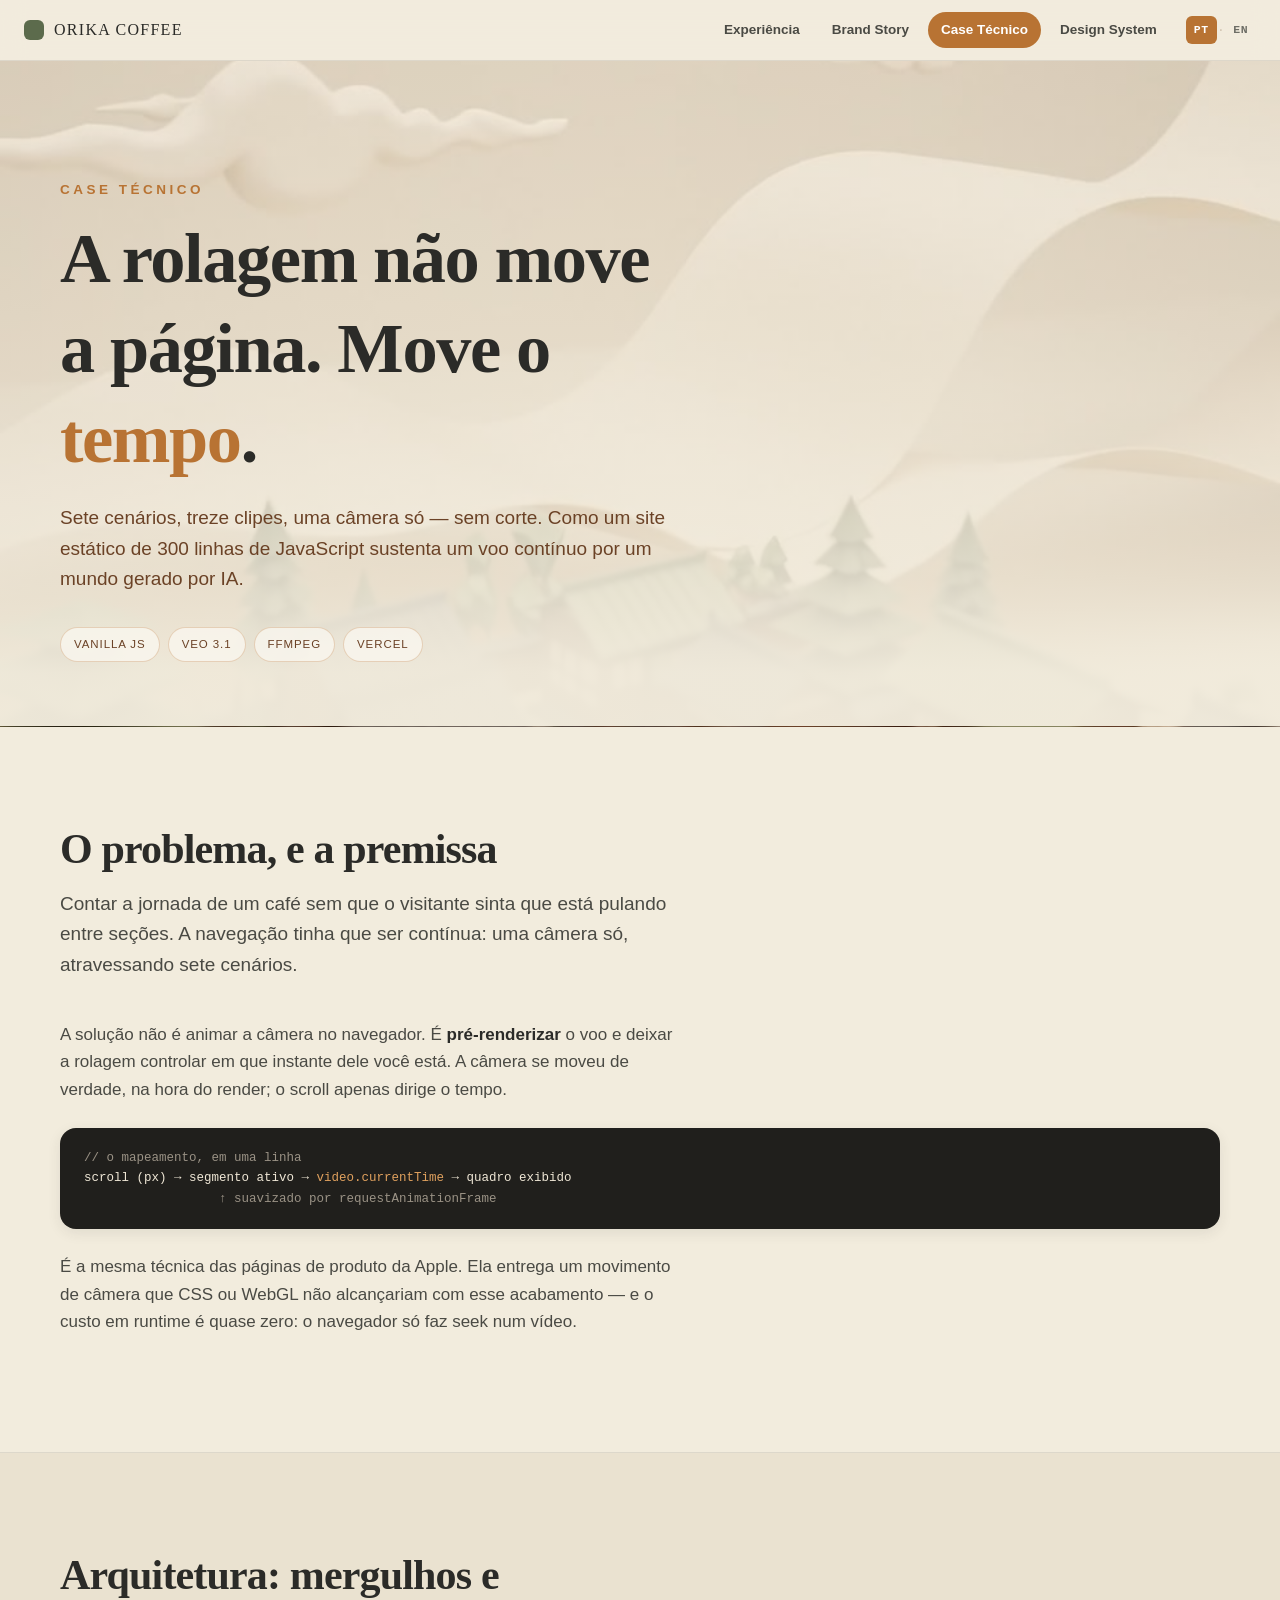
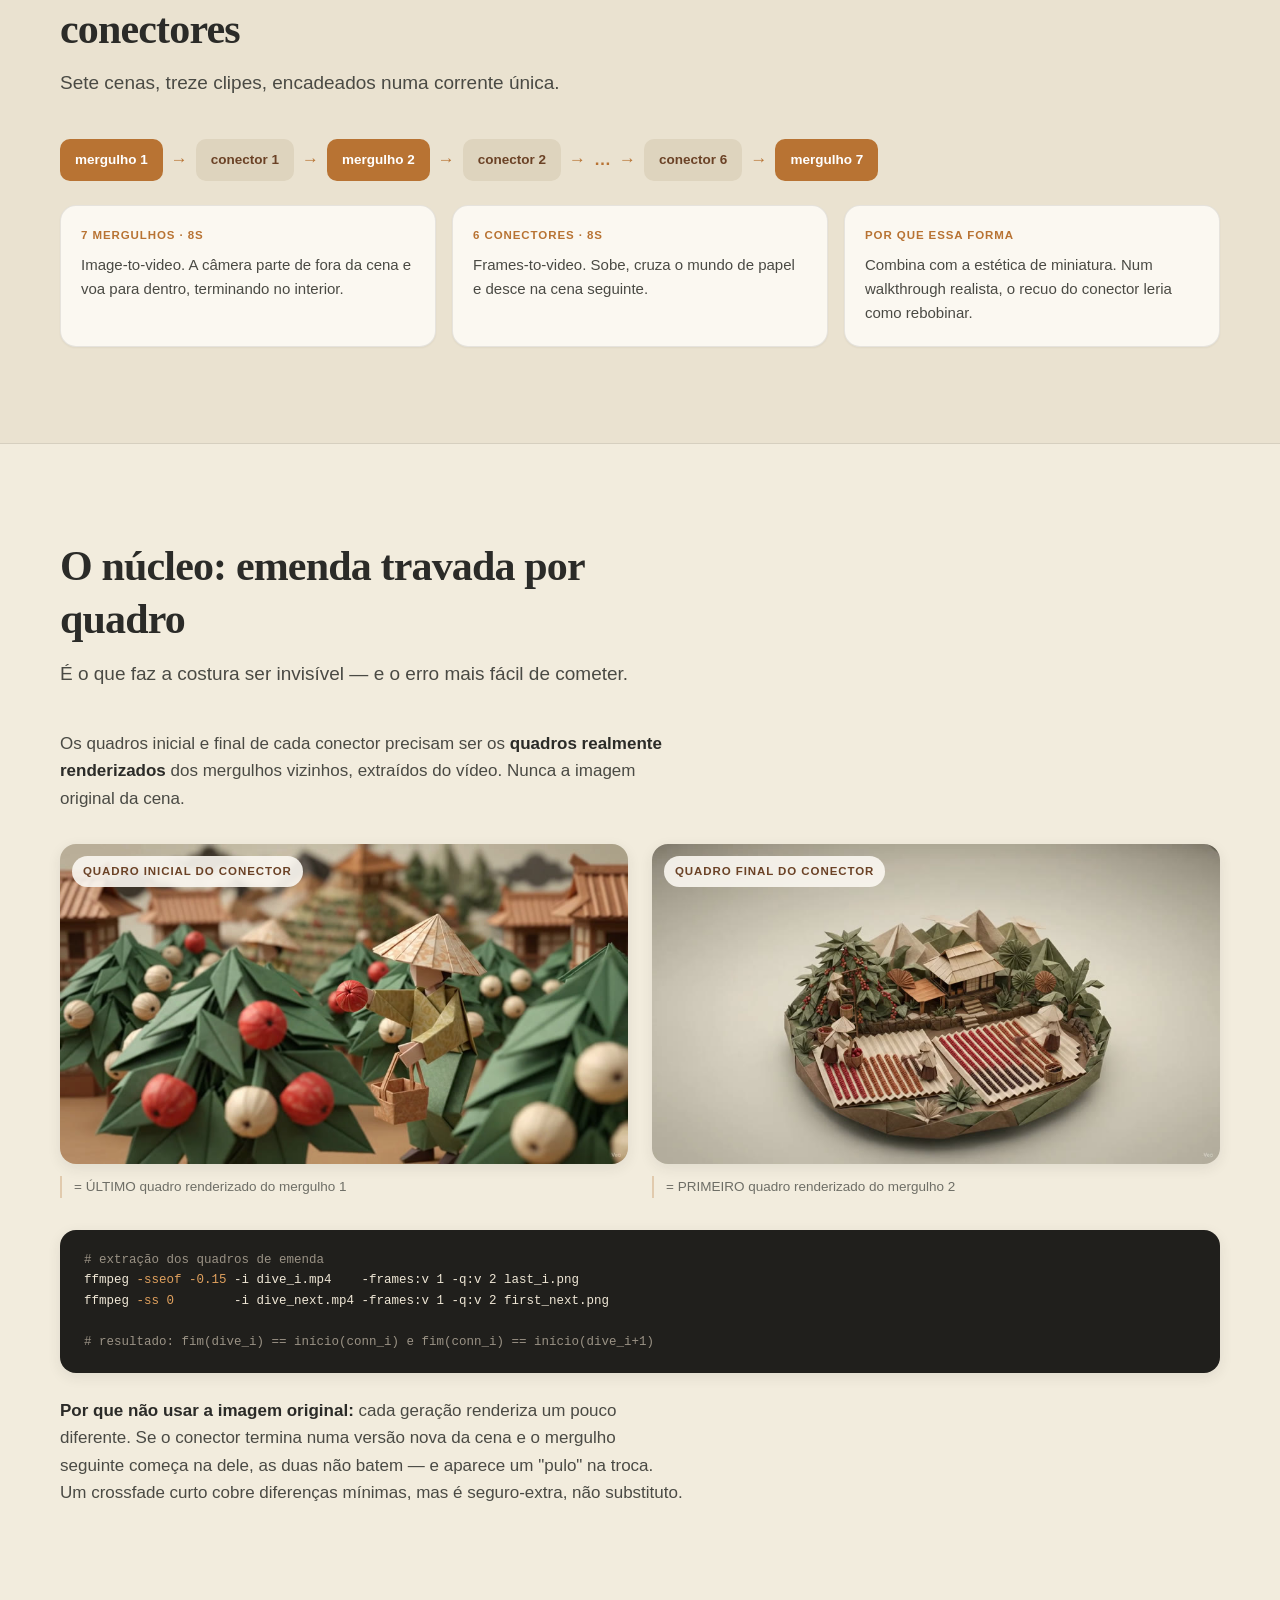
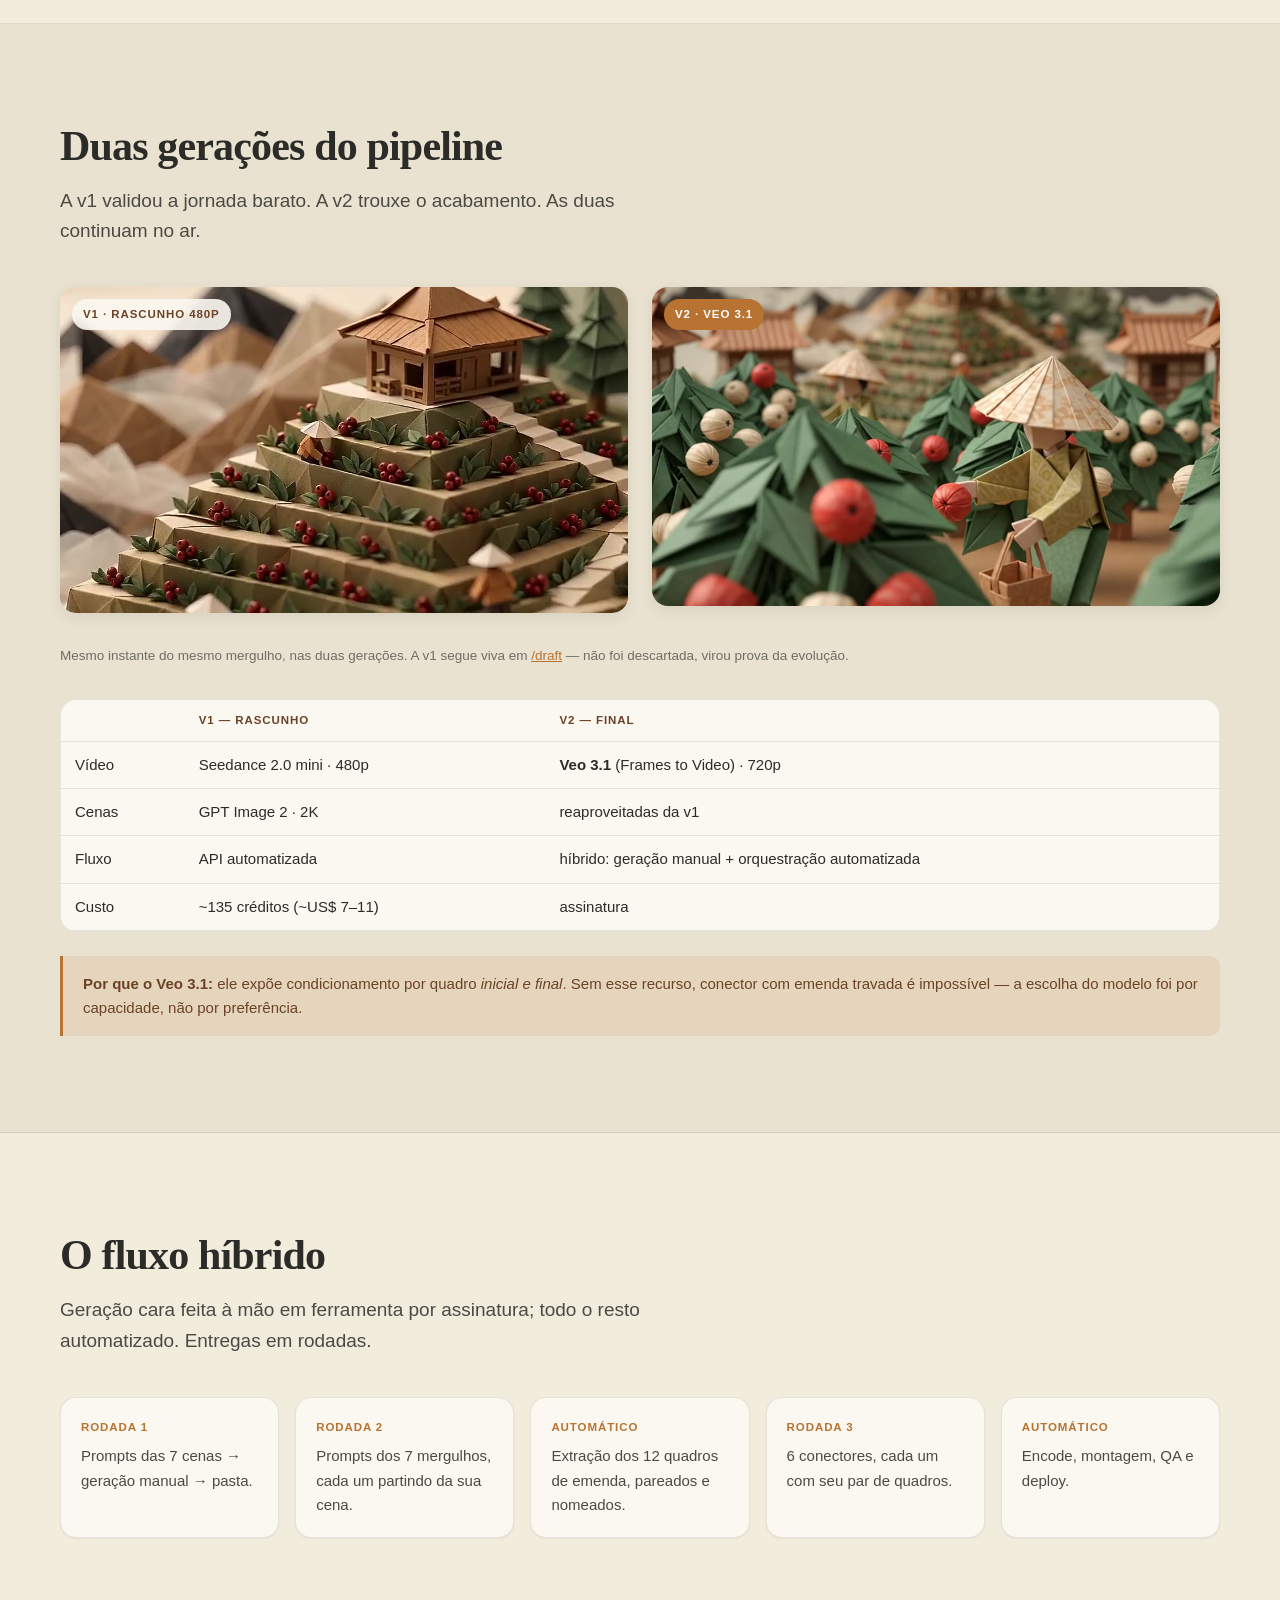
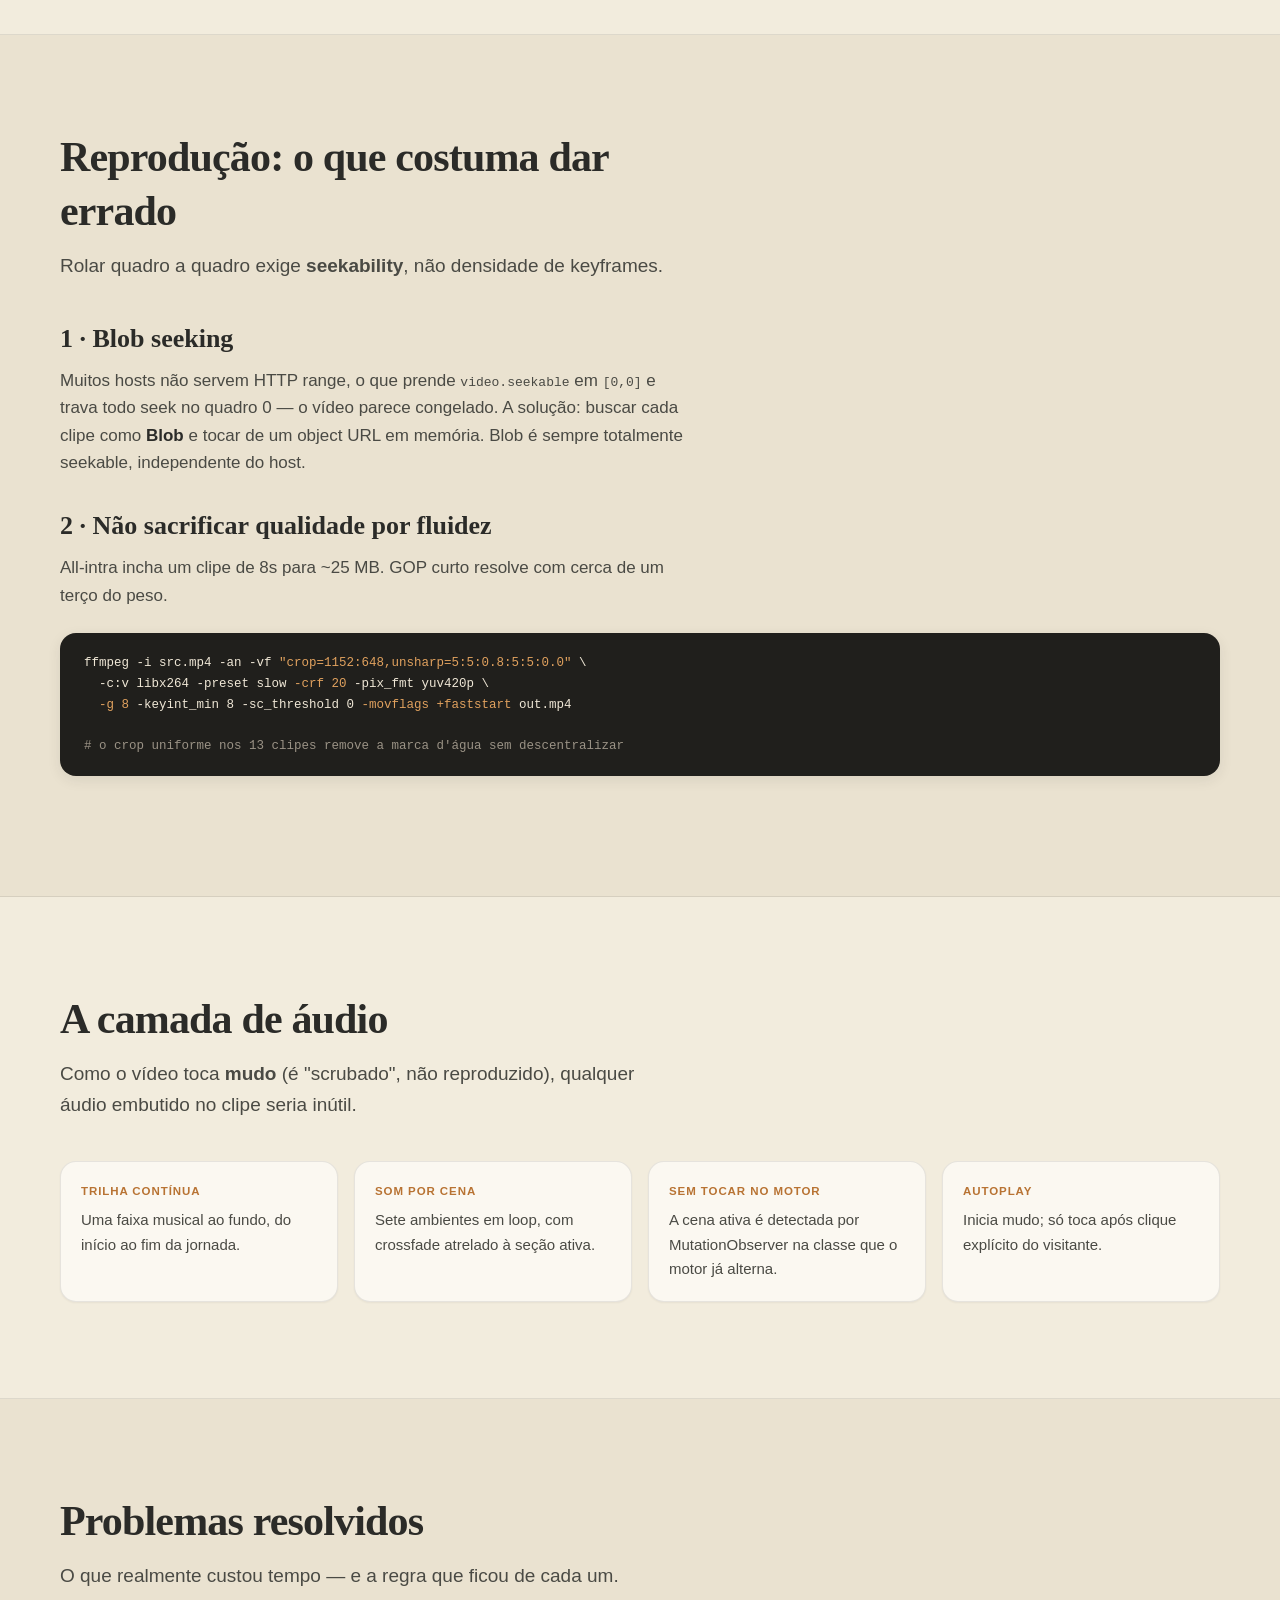
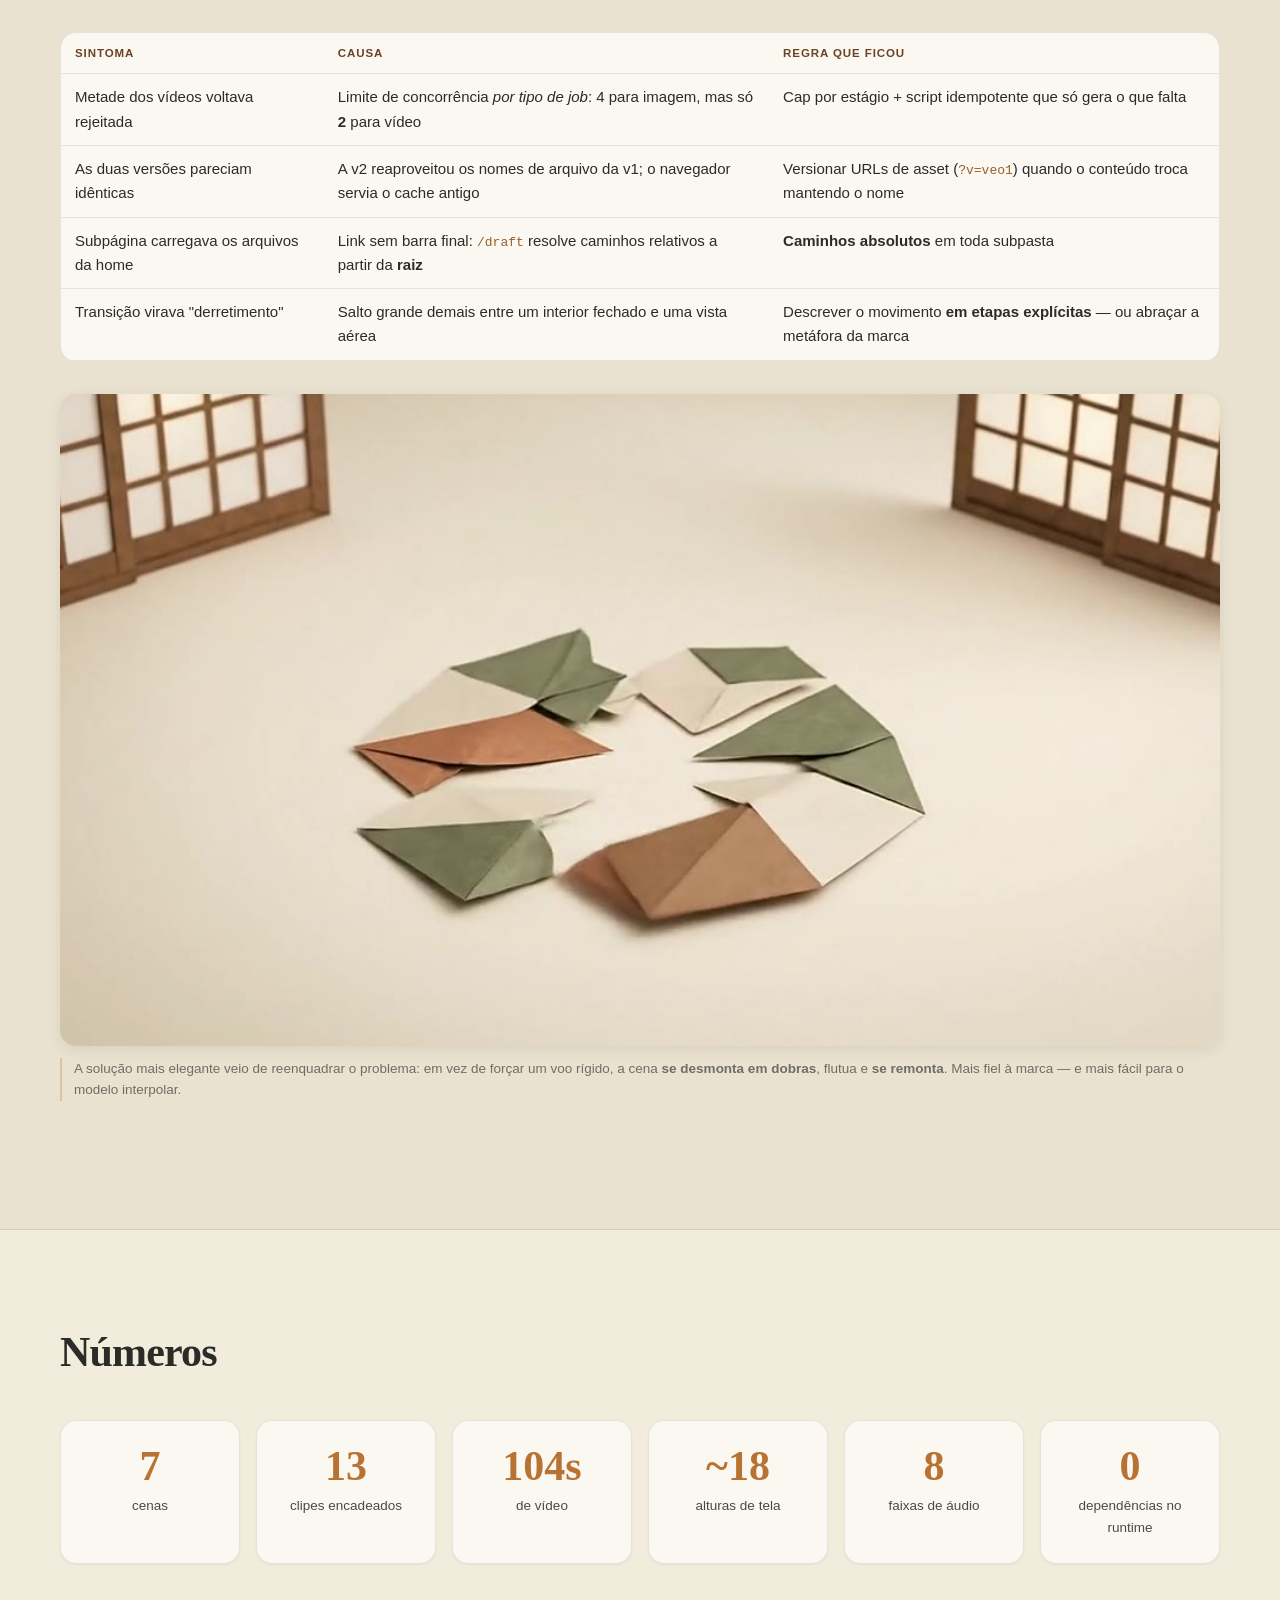
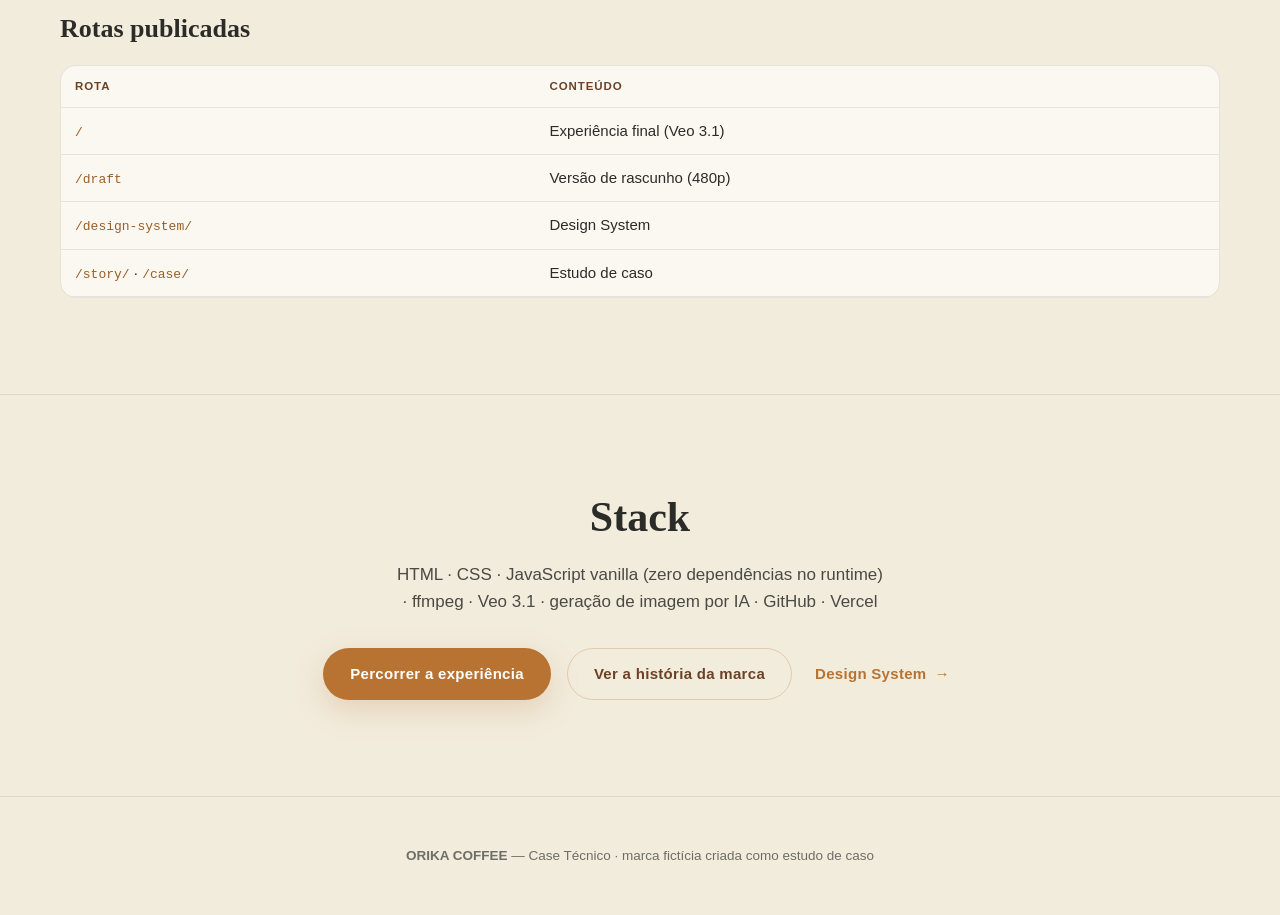
<file: pt/case/index.html>
<!doctype html>
<html lang="pt-BR">
<head>
<meta charset="utf-8">
<meta name="viewport" content="width=device-width, initial-scale=1, viewport-fit=cover">
<title>ORIKA COFFEE — Case Técnico</title>
<meta name="description" content="Como a ORIKA COFFEE foi construída: rolagem que dirige uma câmera, emendas travadas por quadro e um pipeline de vídeo por IA.">
<link rel="stylesheet" href="/design-system/styles.css">
<link rel="stylesheet" href="/case-pages.css">
</head>
<body>

<nav class="case-top">
  <div class="container-xl case-top__row">
    <a class="case-brand" href="/"><i></i> ORIKA COFFEE</a>
    <div class="case-right">
      <div class="case-links">
        <a href="/">Experiência</a>
        <a href="/pt/story/">Brand Story</a>
        <a href="/pt/case/" class="on">Case Técnico</a>
        <a href="/pt/design-system/">Design System</a>
      </div>
      <div class="case-lang"><a href="/pt/case/" class="on">PT</a><span>·</span><a href="/case/">EN</a></div>
    </div>
  </div>
</nav>

<header class="case-hero" style="background-image:url('/case/assets/aerial.jpg')">
  <div class="container case-hero__inner">
    <span class="eyebrow">Case Técnico</span>
    <h1>A rolagem não move a página. Move o <em>tempo</em>.</h1>
    <p class="case-hero__lede">Sete cenários, treze clipes, uma câmera só — sem corte. Como um site estático de 300 linhas de JavaScript sustenta um voo contínuo por um mundo gerado por IA.</p>
    <div class="case-meta"><span>Vanilla JS</span><span>Veo 3.1</span><span>ffmpeg</span><span>Vercel</span></div>
  </div>
</header>

<!-- PREMISSA -->
<section class="case-section">
  <div class="container">
    <div class="case-head">
      <h2>O problema, e a premissa</h2>
      <p>Contar a jornada de um café sem que o visitante sinta que está pulando entre seções. A navegação tinha que ser contínua: uma câmera só, atravessando sete cenários.</p>
    </div>
    <div class="prose">
      <p>A solução não é animar a câmera no navegador. É <strong>pré-renderizar</strong> o voo e deixar a rolagem controlar em que instante dele você está. A câmera se moveu de verdade, na hora do render; o scroll apenas dirige o tempo.</p>
    </div>
    <pre class="code"><span class="c">// o mapeamento, em uma linha</span>
scroll (px) → segmento ativo → <span class="k">video.currentTime</span> → quadro exibido
                  <span class="c">↑ suavizado por requestAnimationFrame</span></pre>
    <div class="prose"><p>É a mesma técnica das páginas de produto da Apple. Ela entrega um movimento de câmera que CSS ou WebGL não alcançariam com esse acabamento — e o custo em runtime é quase zero: o navegador só faz seek num vídeo.</p></div>
  </div>
</section>

<!-- ARQUITETURA -->
<section class="case-section">
  <div class="container">
    <div class="case-head">
      <h2>Arquitetura: mergulhos e conectores</h2>
      <p>Sete cenas, treze clipes, encadeados numa corrente única.</p>
    </div>
    <div class="chain">
      <b>mergulho 1</b><span>→</span><i>conector 1</i><span>→</span><b>mergulho 2</b><span>→</span><i>conector 2</i><span>→</span><span>…</span><span>→</span><i>conector 6</i><span>→</span><b>mergulho 7</b>
    </div>
    <div class="flow">
      <div><strong>7 mergulhos · 8s</strong><p>Image-to-video. A câmera parte de fora da cena e voa para dentro, terminando no interior.</p></div>
      <div><strong>6 conectores · 8s</strong><p>Frames-to-video. Sobe, cruza o mundo de papel e desce na cena seguinte.</p></div>
      <div><strong>Por que essa forma</strong><p>Combina com a estética de miniatura. Num walkthrough realista, o recuo do conector leria como rebobinar.</p></div>
    </div>
  </div>
</section>

<!-- A EMENDA -->
<section class="case-section">
  <div class="container">
    <div class="case-head">
      <h2>O núcleo: emenda travada por quadro</h2>
      <p>É o que faz a costura ser invisível — e o erro mais fácil de cometer.</p>
    </div>
    <div class="prose">
      <p>Os quadros inicial e final de cada conector precisam ser os <strong>quadros realmente renderizados</strong> dos mergulhos vizinhos, extraídos do vídeo. Nunca a imagem original da cena.</p>
    </div>

    <div class="compare" style="margin:var(--space-32) 0">
      <figure><span class="lbl">quadro inicial do conector</span><img src="/case/assets/seam-a.jpg" alt="Último quadro do mergulho da plantação"><figcaption>= ÚLTIMO quadro renderizado do mergulho 1</figcaption></figure>
      <figure><span class="lbl">quadro final do conector</span><img src="/case/assets/seam-b.jpg" alt="Primeiro quadro do mergulho da colheita"><figcaption>= PRIMEIRO quadro renderizado do mergulho 2</figcaption></figure>
    </div>

    <pre class="code"><span class="c"># extração dos quadros de emenda</span>
ffmpeg <span class="k">-sseof -0.15</span> -i dive_i.mp4    -frames:v 1 -q:v 2 last_i.png
ffmpeg <span class="k">-ss 0</span>        -i dive_next.mp4 -frames:v 1 -q:v 2 first_next.png

<span class="c"># resultado: fim(dive_i) == início(conn_i) e fim(conn_i) == início(dive_i+1)</span></pre>

    <div class="prose">
      <p><strong>Por que não usar a imagem original:</strong> cada geração renderiza um pouco diferente. Se o conector termina numa versão nova da cena e o mergulho seguinte começa na dele, as duas não batem — e aparece um "pulo" na troca. Um crossfade curto cobre diferenças mínimas, mas é seguro-extra, não substituto.</p>
    </div>
  </div>
</section>

<!-- DUAS GERAÇÕES -->
<section class="case-section">
  <div class="container">
    <div class="case-head">
      <h2>Duas gerações do pipeline</h2>
      <p>A v1 validou a jornada barato. A v2 trouxe o acabamento. As duas continuam no ar.</p>
    </div>

    <div class="compare" style="margin-bottom:var(--space-32)">
      <figure><span class="lbl">v1 · rascunho 480p</span><img src="/case/assets/v1-mid.jpg" alt="Quadro do mergulho na versão rascunho"></figure>
      <figure><span class="lbl v2">v2 · Veo 3.1</span><img src="/case/assets/v2-mid.jpg" alt="Quadro do mergulho na versão final"></figure>
    </div>
    <p style="font-size:var(--text-caption);color:var(--clr-ink-dim);margin-bottom:var(--space-32)">Mesmo instante do mesmo mergulho, nas duas gerações. A v1 segue viva em <a href="/draft">/draft</a> — não foi descartada, virou prova da evolução.</p>

    <div class="tablewrap">
      <table class="spec">
        <tr><th></th><th>v1 — rascunho</th><th>v2 — final</th></tr>
        <tr><td>Vídeo</td><td>Seedance 2.0 mini · 480p</td><td><strong>Veo 3.1</strong> (Frames to Video) · 720p</td></tr>
        <tr><td>Cenas</td><td>GPT Image 2 · 2K</td><td>reaproveitadas da v1</td></tr>
        <tr><td>Fluxo</td><td>API automatizada</td><td>híbrido: geração manual + orquestração automatizada</td></tr>
        <tr><td>Custo</td><td>~135 créditos (~US$ 7–11)</td><td>assinatura</td></tr>
      </table>
    </div>

    <div class="ds-note" style="margin-top:var(--space-24)"><strong>Por que o Veo 3.1:</strong> ele expõe condicionamento por quadro <em>inicial e final</em>. Sem esse recurso, conector com emenda travada é impossível — a escolha do modelo foi por capacidade, não por preferência.</div>
  </div>
</section>

<!-- FLUXO HÍBRIDO -->
<section class="case-section">
  <div class="container">
    <div class="case-head">
      <h2>O fluxo híbrido</h2>
      <p>Geração cara feita à mão em ferramenta por assinatura; todo o resto automatizado. Entregas em rodadas.</p>
    </div>
    <div class="flow">
      <div><strong>Rodada 1</strong><p>Prompts das 7 cenas → geração manual → pasta.</p></div>
      <div><strong>Rodada 2</strong><p>Prompts dos 7 mergulhos, cada um partindo da sua cena.</p></div>
      <div><strong>Automático</strong><p>Extração dos 12 quadros de emenda, pareados e nomeados.</p></div>
      <div><strong>Rodada 3</strong><p>6 conectores, cada um com seu par de quadros.</p></div>
      <div><strong>Automático</strong><p>Encode, montagem, QA e deploy.</p></div>
    </div>
  </div>
</section>

<!-- REPRODUÇÃO -->
<section class="case-section">
  <div class="container">
    <div class="case-head">
      <h2>Reprodução: o que costuma dar errado</h2>
      <p>Rolar quadro a quadro exige <strong>seekability</strong>, não densidade de keyframes.</p>
    </div>
    <div class="prose">
      <h3>1 · Blob seeking</h3>
      <p>Muitos hosts não servem HTTP range, o que prende <code>video.seekable</code> em <code>[0,0]</code> e trava todo seek no quadro 0 — o vídeo parece congelado. A solução: buscar cada clipe como <strong>Blob</strong> e tocar de um object URL em memória. Blob é sempre totalmente seekable, independente do host.</p>
      <h3>2 · Não sacrificar qualidade por fluidez</h3>
      <p>All-intra incha um clipe de 8s para ~25 MB. GOP curto resolve com cerca de um terço do peso.</p>
    </div>
    <pre class="code">ffmpeg -i src.mp4 -an -vf <span class="k">"crop=1152:648,unsharp=5:5:0.8:5:5:0.0"</span> \
  -c:v libx264 -preset slow <span class="k">-crf 20</span> -pix_fmt yuv420p \
  <span class="k">-g 8</span> -keyint_min 8 -sc_threshold 0 <span class="k">-movflags +faststart</span> out.mp4

<span class="c"># o crop uniforme nos 13 clipes remove a marca d'água sem descentralizar</span></pre>
  </div>
</section>

<!-- ÁUDIO -->
<section class="case-section">
  <div class="container">
    <div class="case-head">
      <h2>A camada de áudio</h2>
      <p>Como o vídeo toca <strong>mudo</strong> (é "scrubado", não reproduzido), qualquer áudio embutido no clipe seria inútil.</p>
    </div>
    <div class="flow">
      <div><strong>Trilha contínua</strong><p>Uma faixa musical ao fundo, do início ao fim da jornada.</p></div>
      <div><strong>Som por cena</strong><p>Sete ambientes em loop, com crossfade atrelado à seção ativa.</p></div>
      <div><strong>Sem tocar no motor</strong><p>A cena ativa é detectada por MutationObserver na classe que o motor já alterna.</p></div>
      <div><strong>Autoplay</strong><p>Inicia mudo; só toca após clique explícito do visitante.</p></div>
    </div>
  </div>
</section>

<!-- PROBLEMAS -->
<section class="case-section">
  <div class="container">
    <div class="case-head">
      <h2>Problemas resolvidos</h2>
      <p>O que realmente custou tempo — e a regra que ficou de cada um.</p>
    </div>
    <div class="tablewrap">
      <table class="spec">
        <tr><th>Sintoma</th><th>Causa</th><th>Regra que ficou</th></tr>
        <tr><td>Metade dos vídeos voltava rejeitada</td><td>Limite de concorrência <em>por tipo de job</em>: 4 para imagem, mas só <strong>2</strong> para vídeo</td><td>Cap por estágio + script idempotente que só gera o que falta</td></tr>
        <tr><td>As duas versões pareciam idênticas</td><td>A v2 reaproveitou os nomes de arquivo da v1; o navegador servia o cache antigo</td><td>Versionar URLs de asset (<code>?v=veo1</code>) quando o conteúdo troca mantendo o nome</td></tr>
        <tr><td>Subpágina carregava os arquivos da home</td><td>Link sem barra final: <code>/draft</code> resolve caminhos relativos a partir da <strong>raiz</strong></td><td><strong>Caminhos absolutos</strong> em toda subpasta</td></tr>
        <tr><td>Transição virava "derretimento"</td><td>Salto grande demais entre um interior fechado e uma vista aérea</td><td>Descrever o movimento <strong>em etapas explícitas</strong> — ou abraçar a metáfora da marca</td></tr>
      </table>
    </div>
    <figure class="fig" style="margin-top:var(--space-32)">
      <img src="/case/assets/fold.jpg" alt="A cena desmontada em peças de origami">
      <figcaption>A solução mais elegante veio de reenquadrar o problema: em vez de forçar um voo rígido, a cena <strong>se desmonta em dobras</strong>, flutua e <strong>se remonta</strong>. Mais fiel à marca — e mais fácil para o modelo interpolar.</figcaption>
    </figure>
  </div>
</section>

<!-- NÚMEROS -->
<section class="case-section">
  <div class="container">
    <div class="case-head"><h2>Números</h2></div>
    <div class="stats">
      <div class="stat"><b>7</b><span>cenas</span></div>
      <div class="stat"><b>13</b><span>clipes encadeados</span></div>
      <div class="stat"><b>104s</b><span>de vídeo</span></div>
      <div class="stat"><b>~18</b><span>alturas de tela</span></div>
      <div class="stat"><b>8</b><span>faixas de áudio</span></div>
      <div class="stat"><b>0</b><span>dependências no runtime</span></div>
    </div>
    <h3 class="ds-sub">Rotas publicadas</h3>
    <div class="tablewrap">
      <table class="spec">
        <tr><th>Rota</th><th>Conteúdo</th></tr>
        <tr><td><code>/</code></td><td>Experiência final (Veo 3.1)</td></tr>
        <tr><td><code>/draft</code></td><td>Versão de rascunho (480p)</td></tr>
        <tr><td><code>/design-system/</code></td><td>Design System</td></tr>
        <tr><td><code>/story/</code> · <code>/case/</code></td><td>Estudo de caso</td></tr>
      </table>
    </div>
  </div>
</section>

<section class="case-cta">
  <div class="container">
    <h2>Stack</h2>
    <p>HTML · CSS · JavaScript vanilla (zero dependências no runtime) · ffmpeg · Veo 3.1 · geração de imagem por IA · GitHub · Vercel</p>
    <div class="btn-row" style="justify-content:center">
      <a class="btn-primary" href="/">Percorrer a experiência</a>
      <a class="btn-outline" href="/pt/story/">Ver a história da marca</a>
      <a class="btn-ghost" href="/pt/design-system/">Design System <span class="arrow">→</span></a>
    </div>
  </div>
</section>

<footer class="case-foot">
  <div class="container"><p><strong>ORIKA COFFEE</strong> — Case Técnico · marca fictícia criada como estudo de caso</p></div>
</footer>

</body>
</html>
</file>
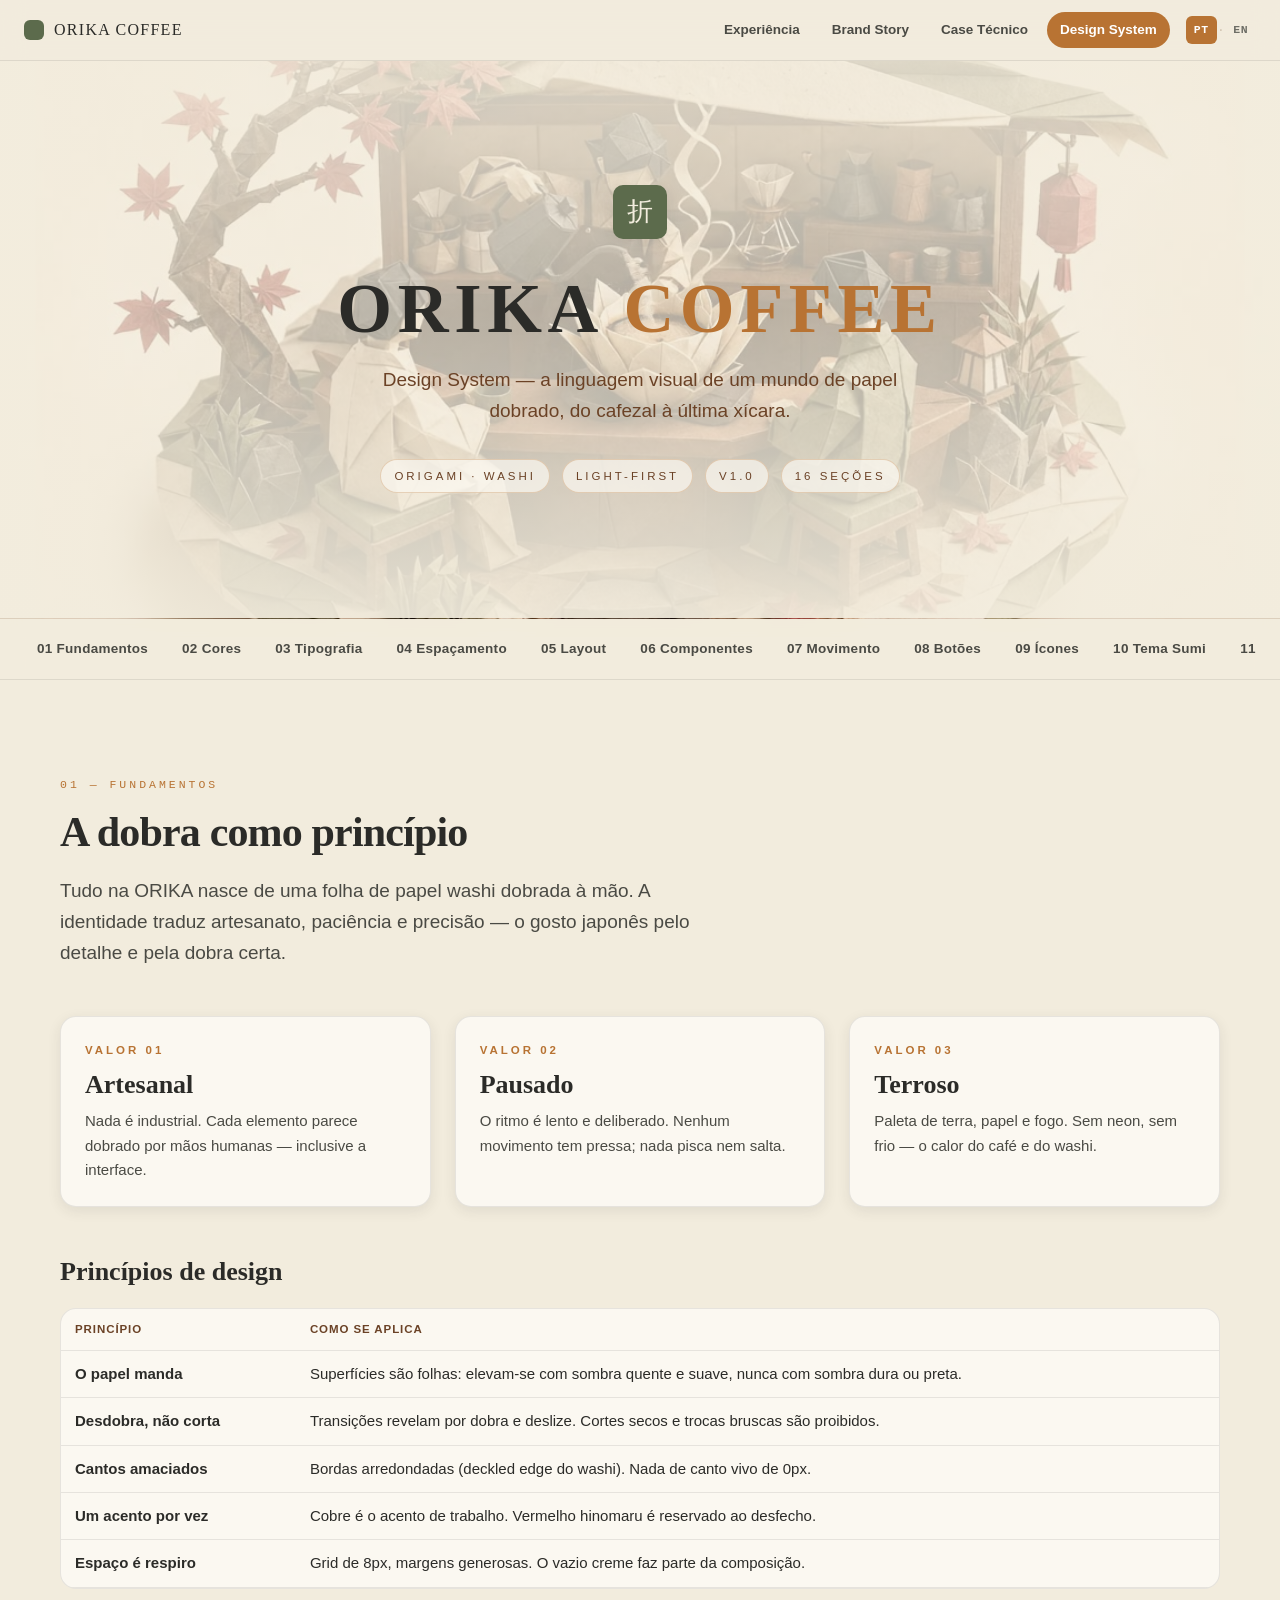
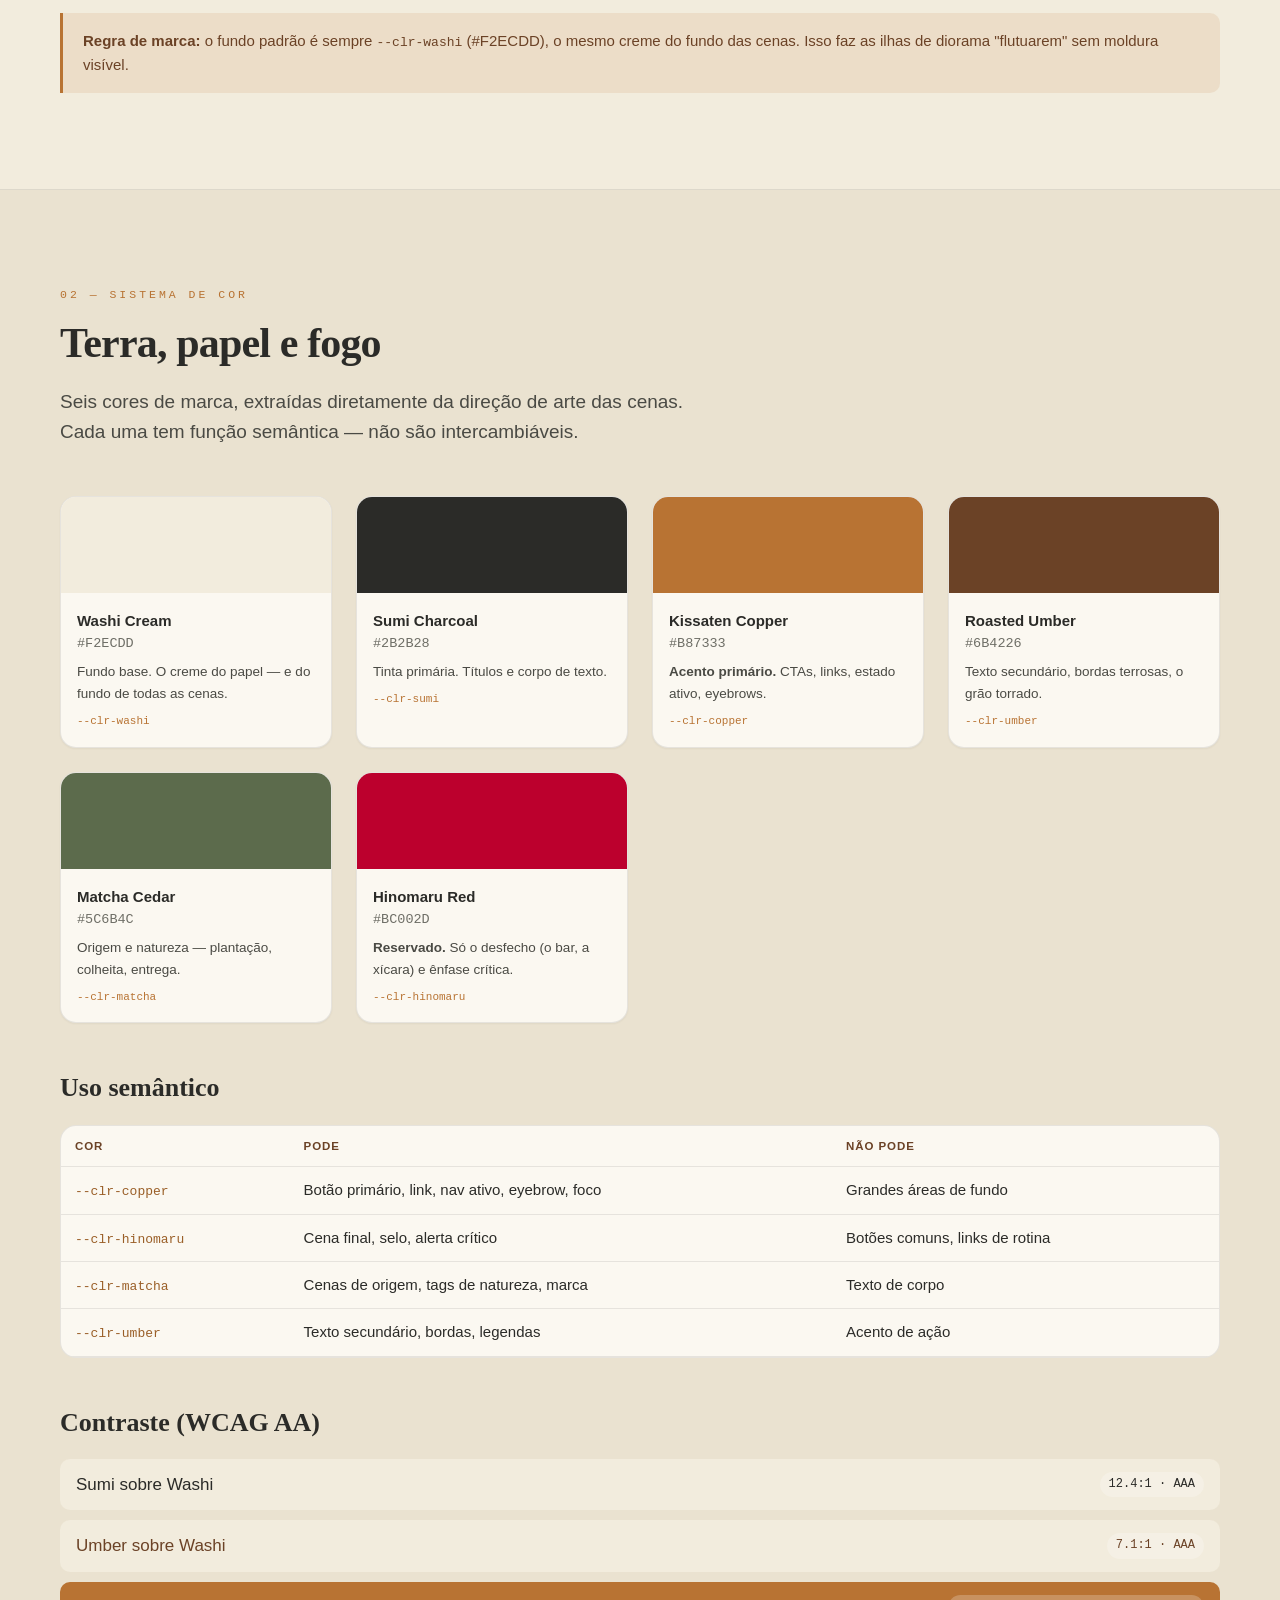
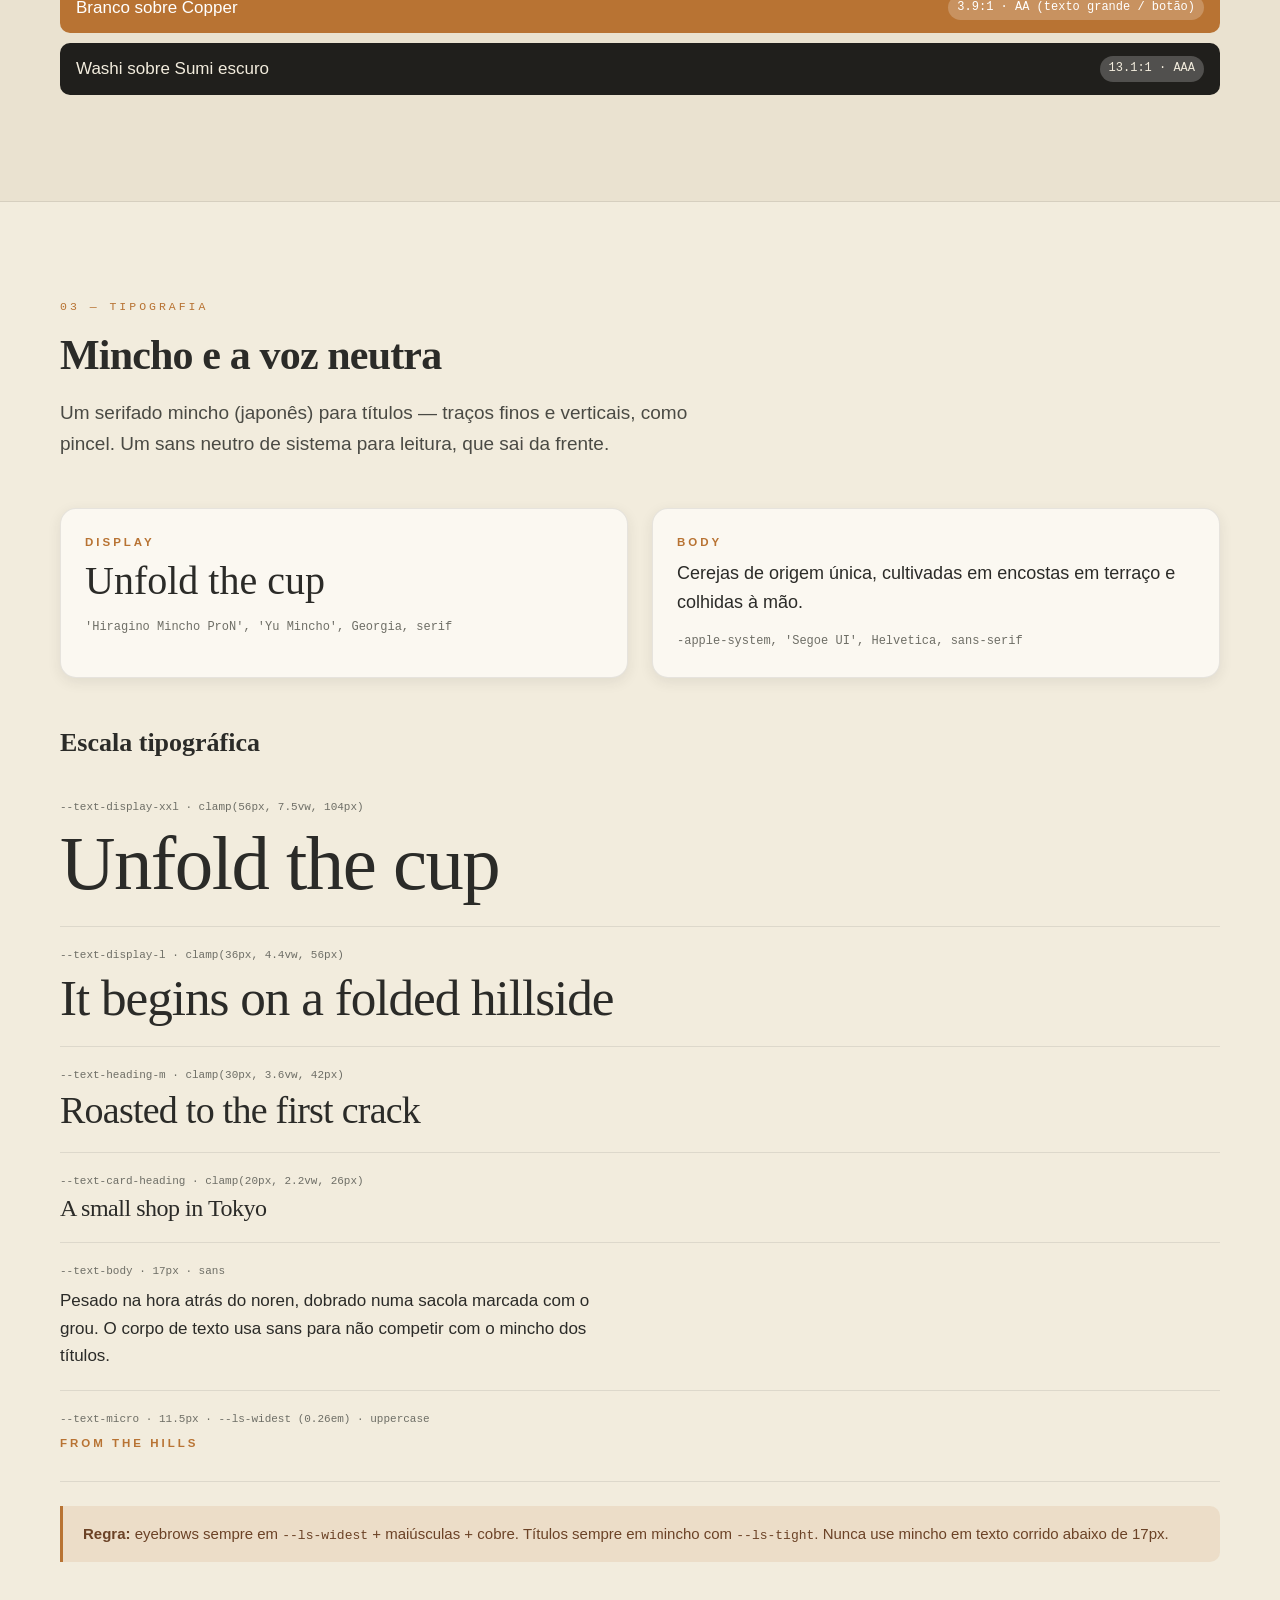
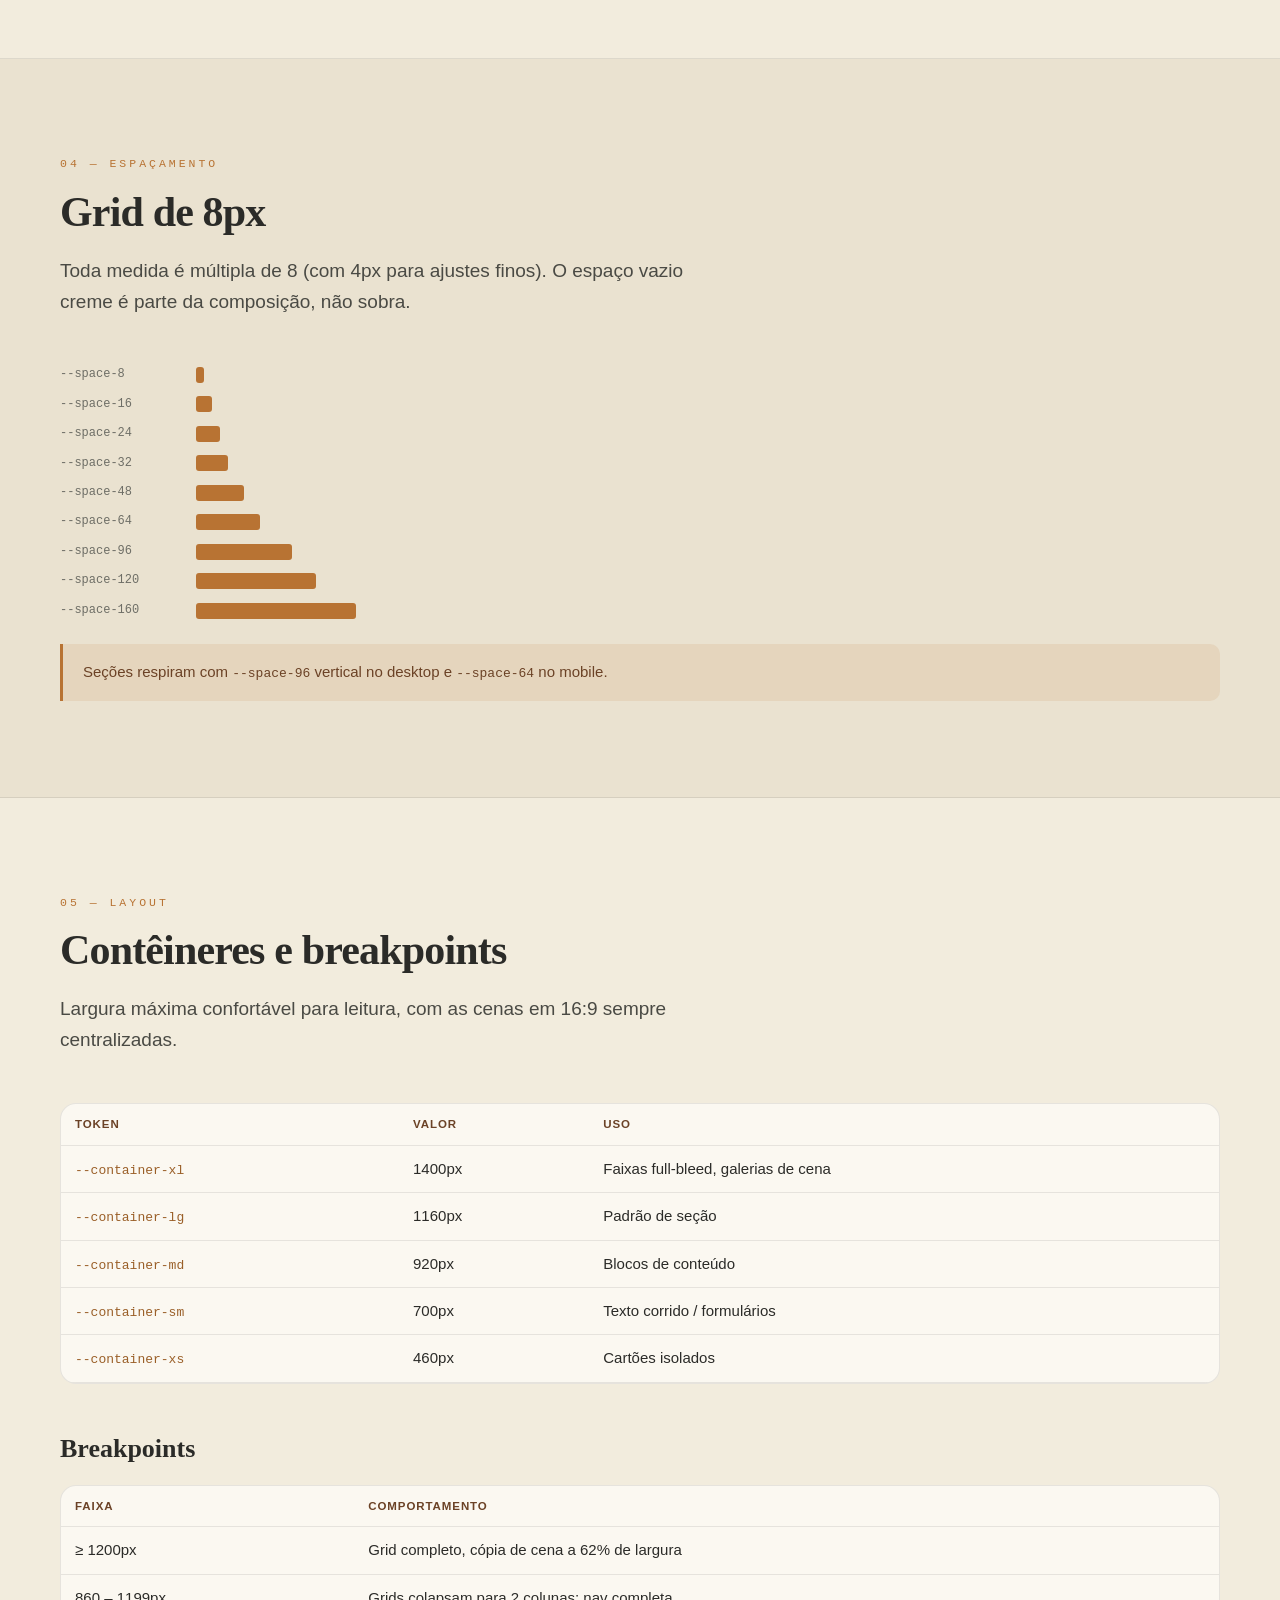
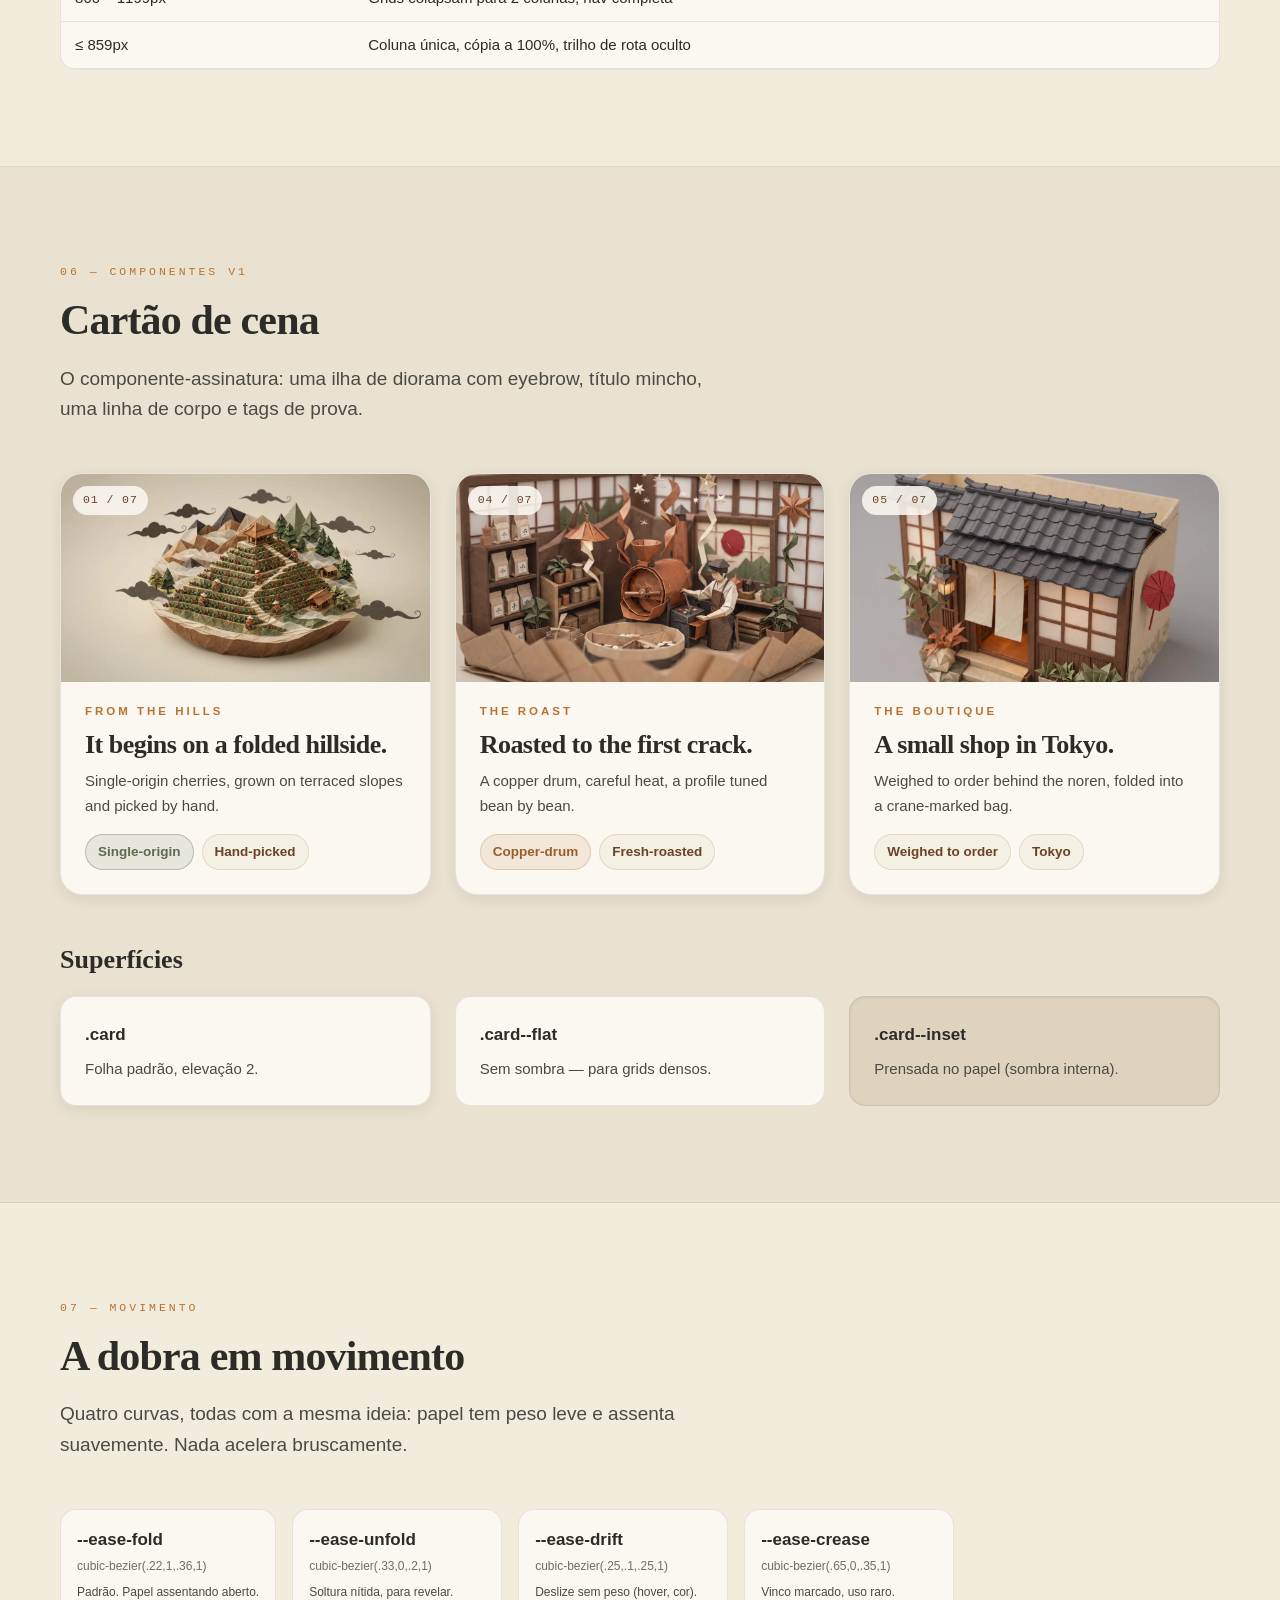
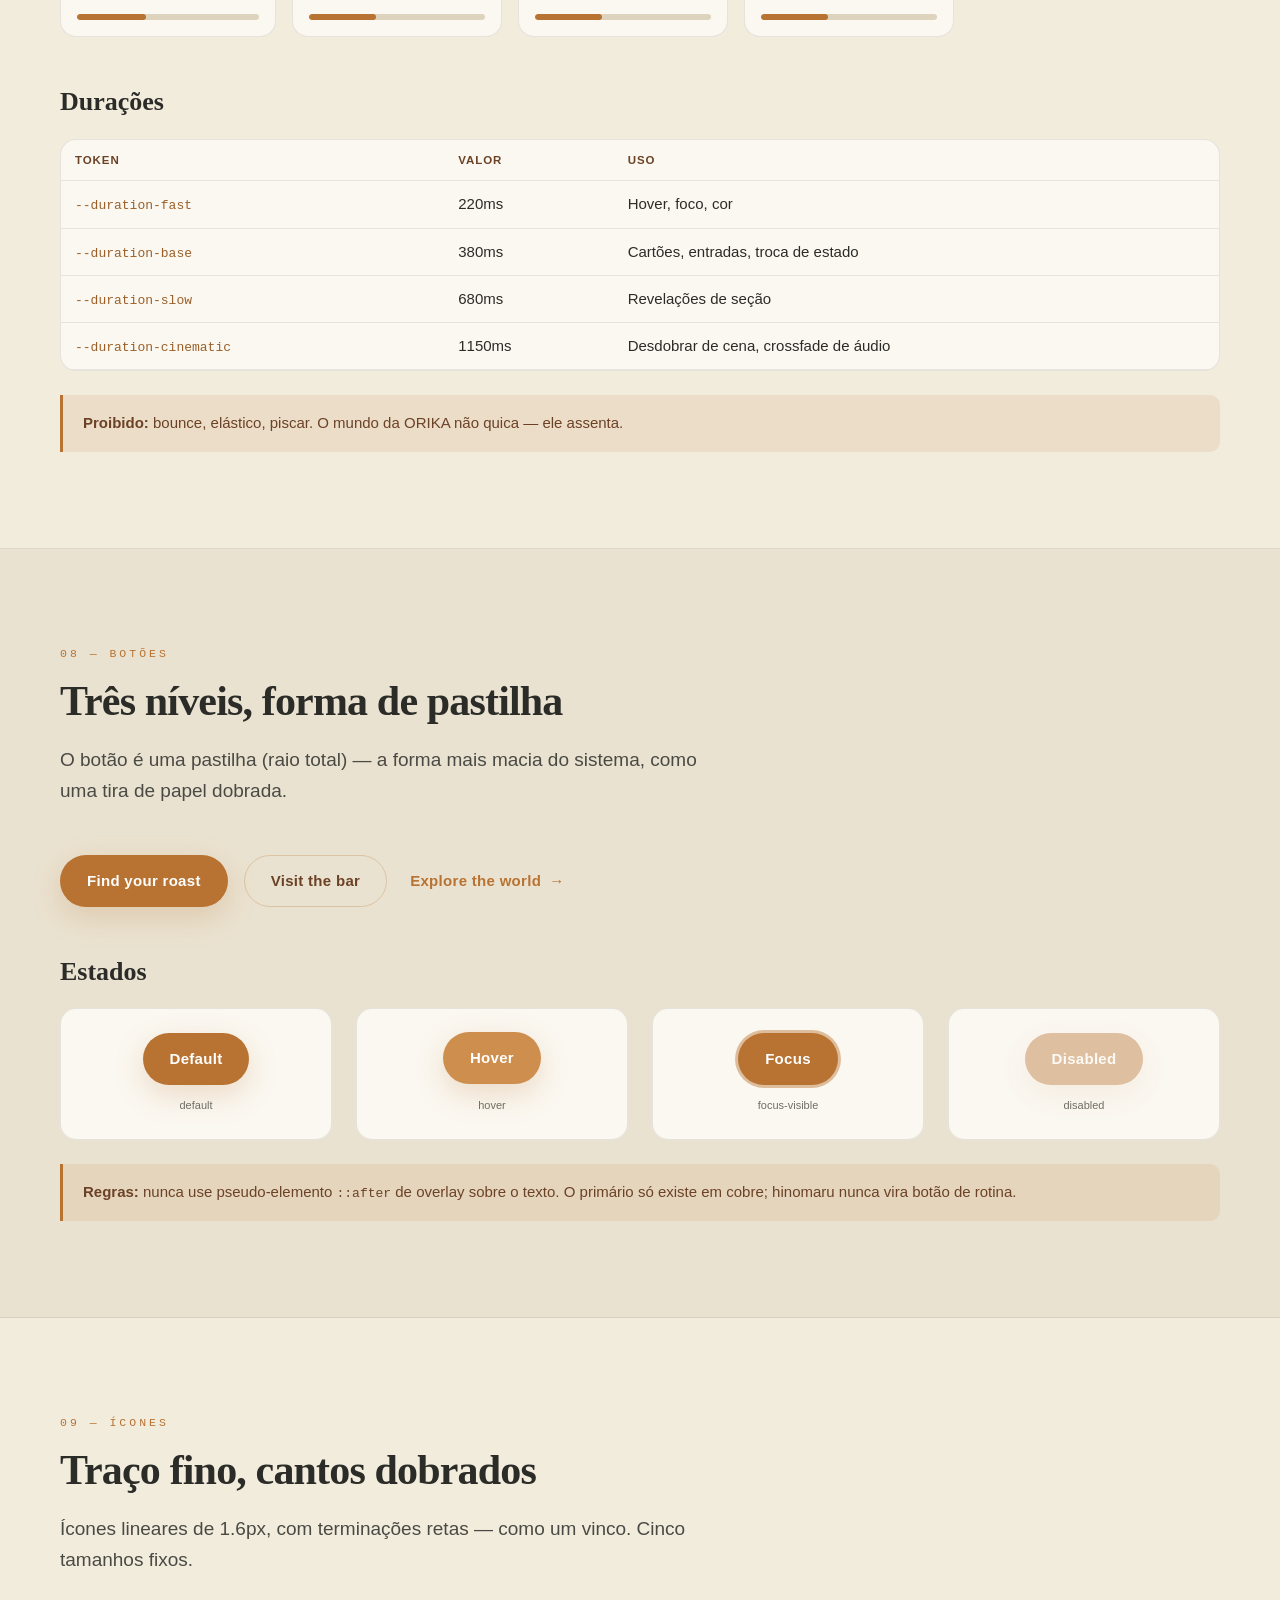
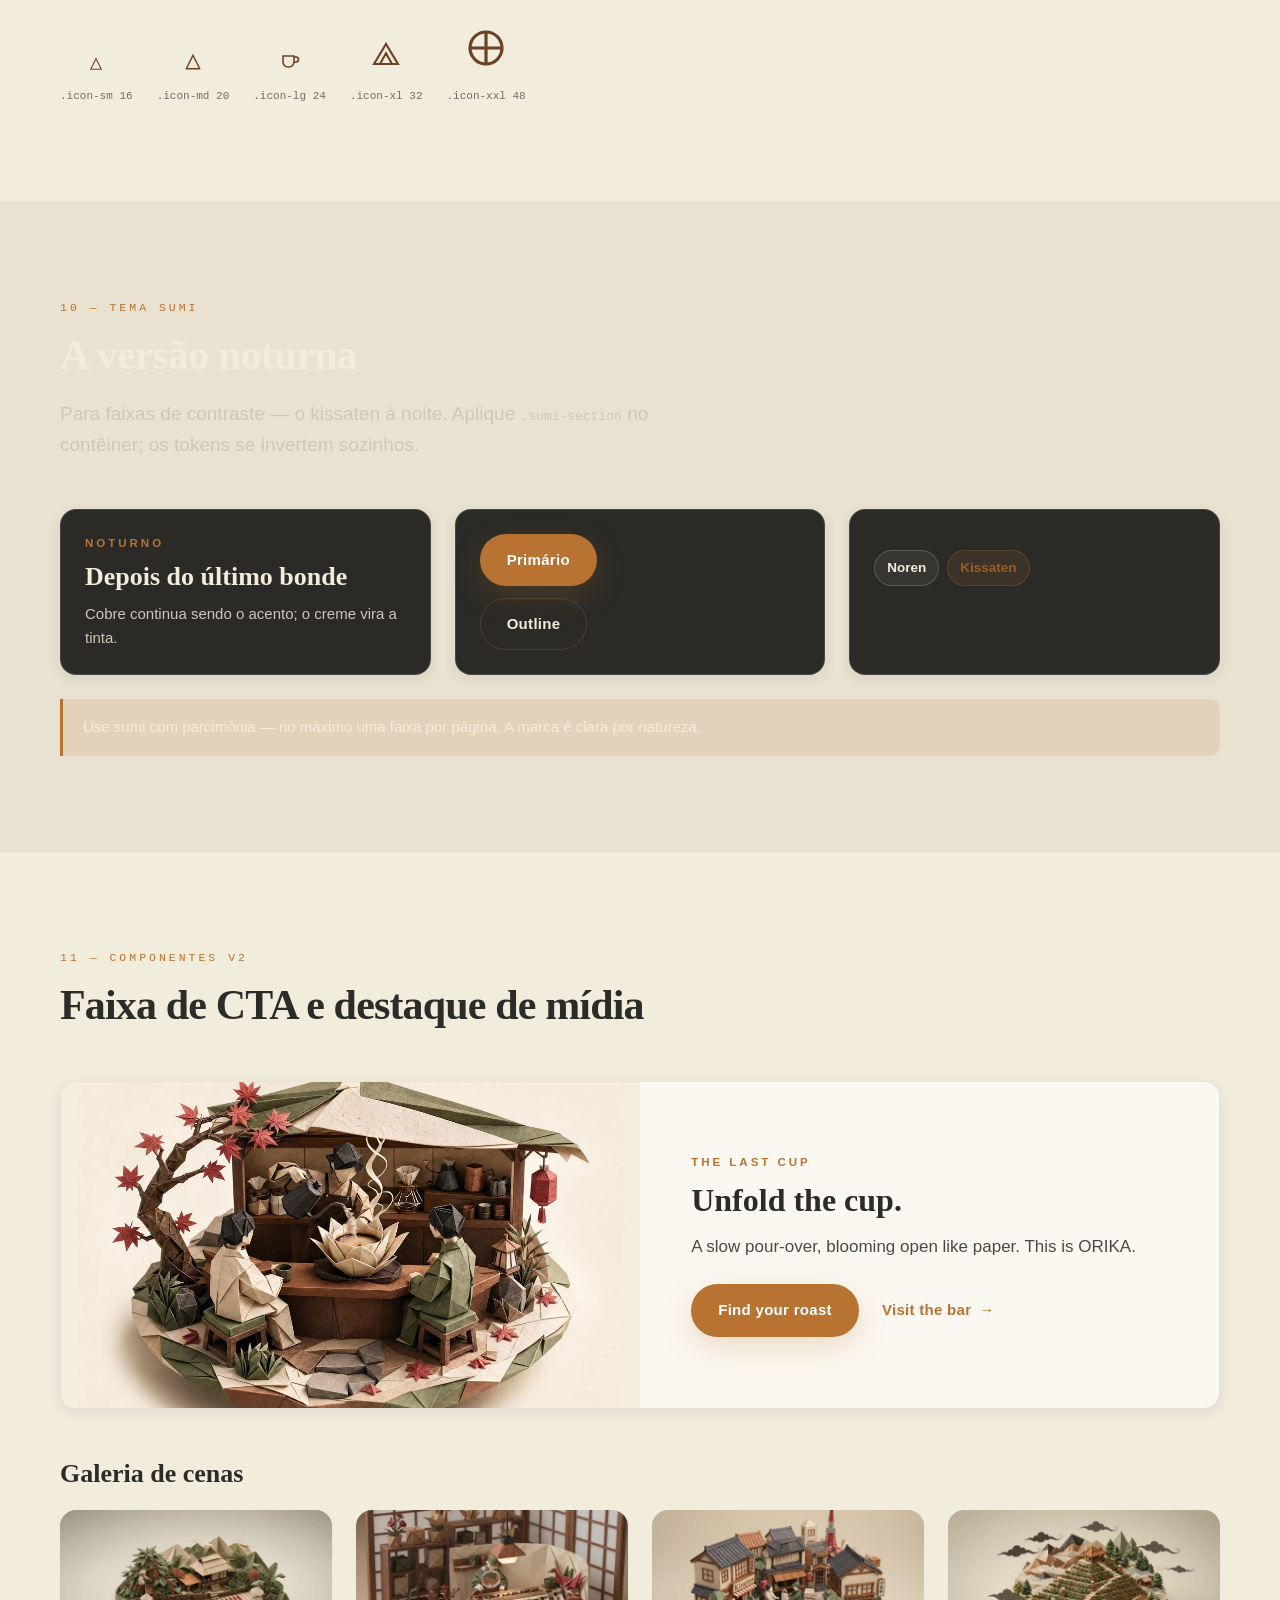
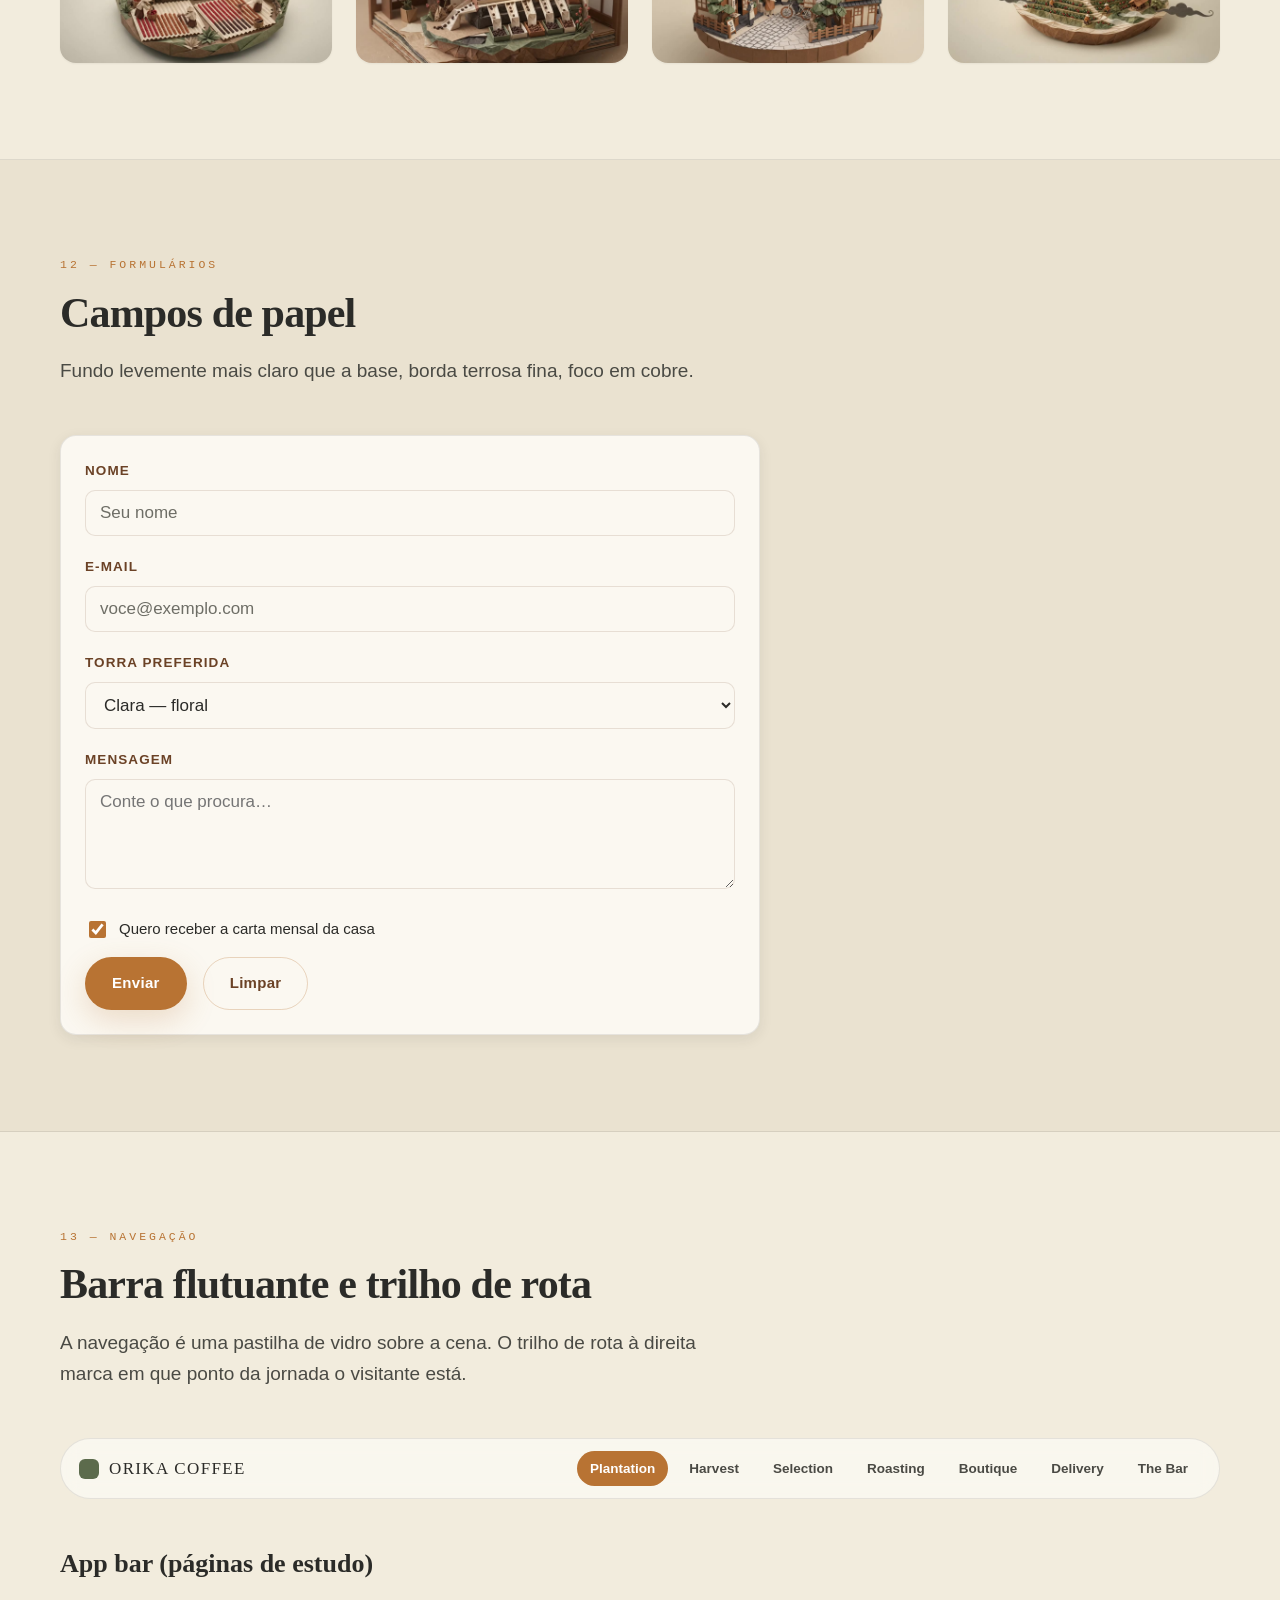
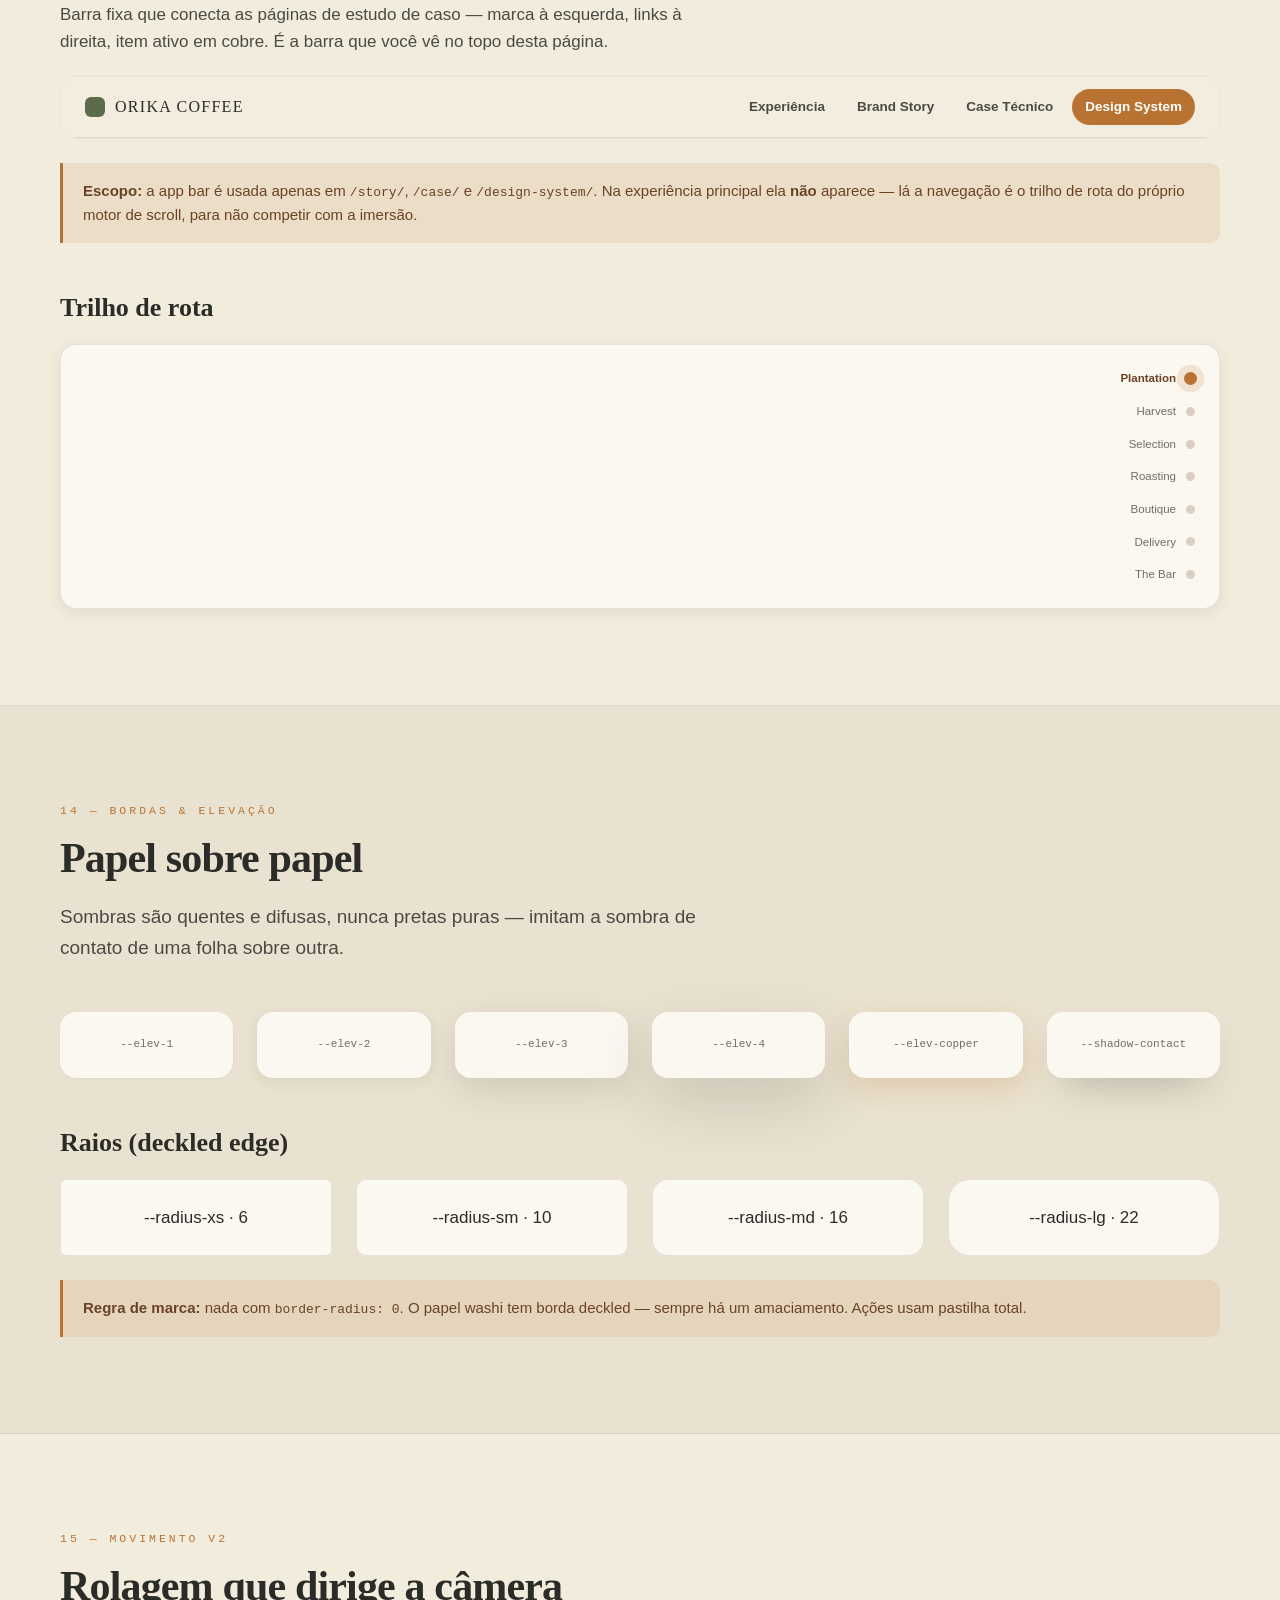
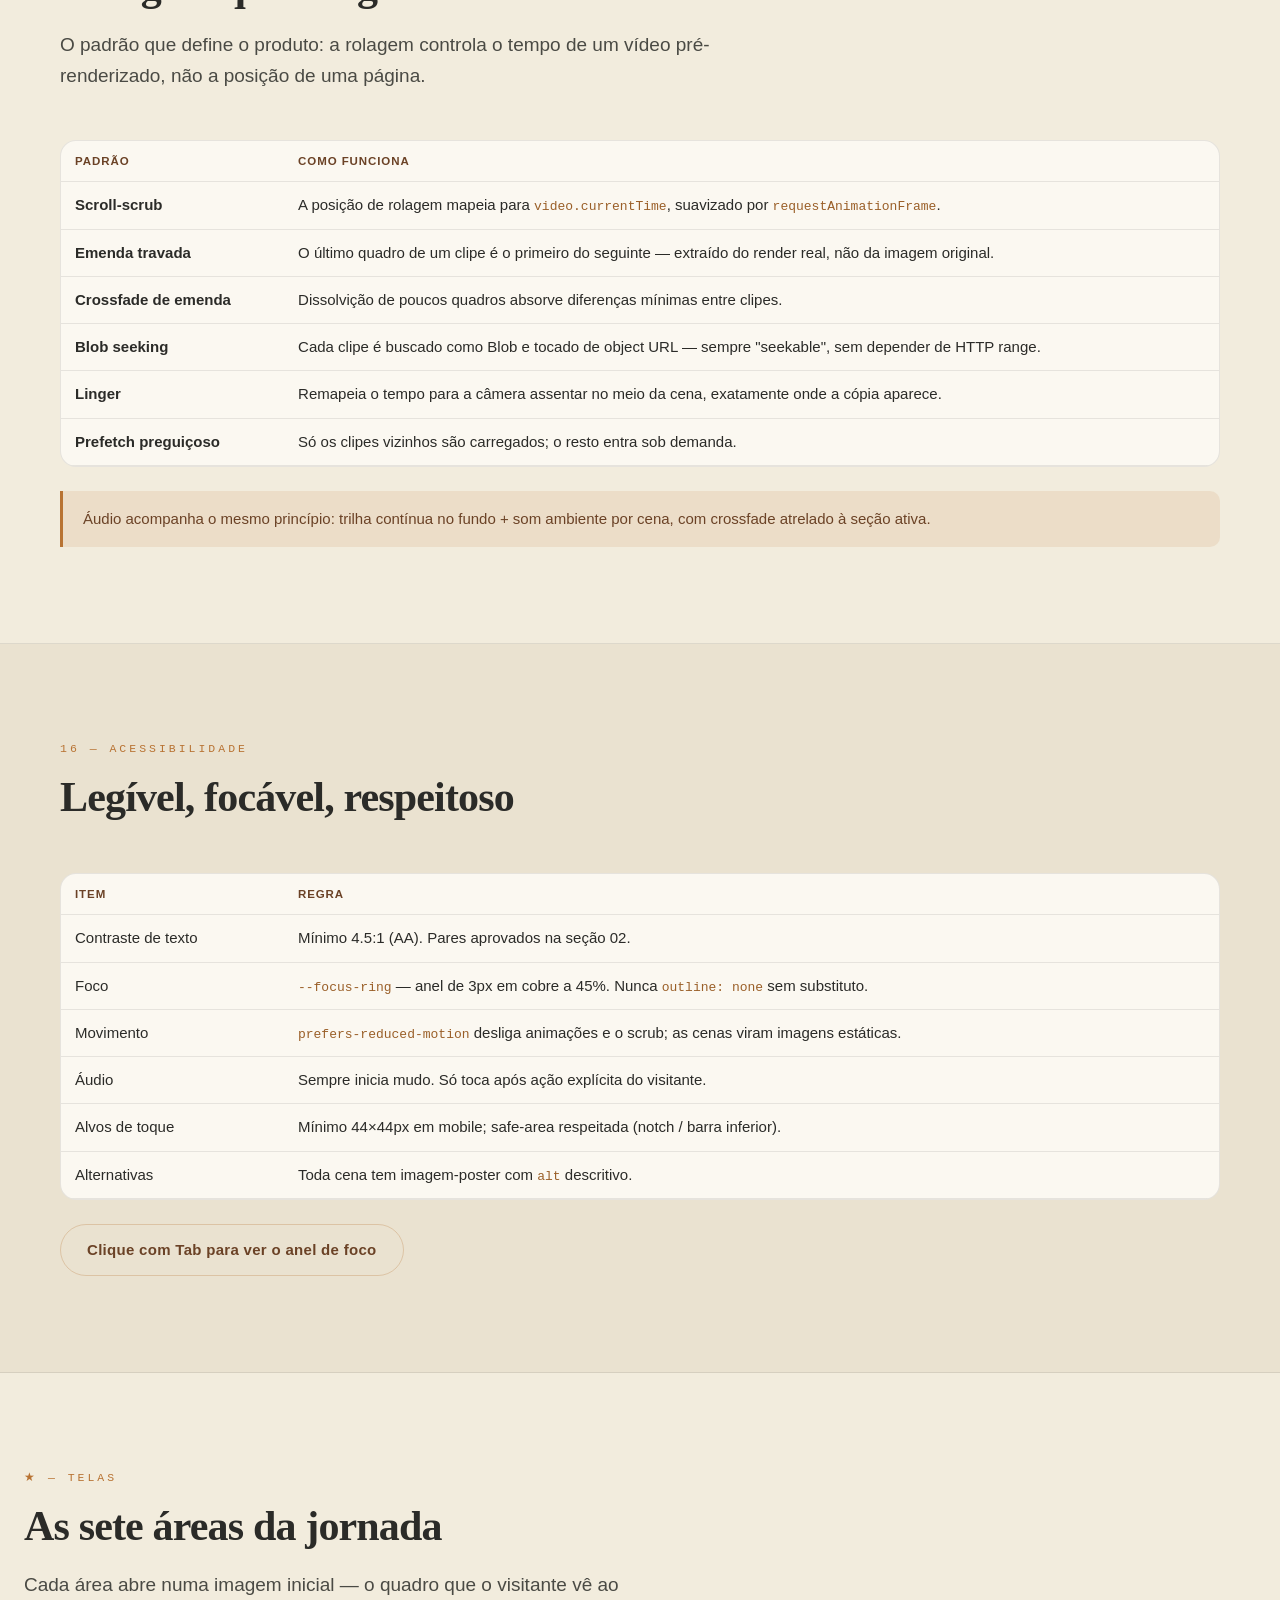
<file: pt/design-system/index.html>
<!doctype html>
<html lang="pt-BR">
<head>
<meta charset="utf-8">
<meta name="viewport" content="width=device-width, initial-scale=1, viewport-fit=cover">
<title>ORIKA COFFEE — Design System</title>
<meta name="description" content="Design System da ORIKA COFFEE — identidade origami/washi, tokens, componentes e telas.">
<link rel="stylesheet" href="/design-system/styles.css">
</head>
<body>

<!-- =========================================================== APP BAR -->
<nav class="case-top">
  <div class="container-xl case-top__row">
    <a class="case-brand" href="/"><i></i> ORIKA COFFEE</a>
    <div class="case-right">
      <div class="case-links">
        <a href="/">Experiência</a>
        <a href="/pt/story/">Brand Story</a>
        <a href="/pt/case/">Case Técnico</a>
        <a href="/pt/design-system/" class="on">Design System</a>
      </div>
      <div class="case-lang"><a href="/pt/design-system/" class="on">PT</a><span>·</span><a href="/design-system/">EN</a></div>
    </div>
  </div>
</nav>

<!-- ============================================================ HEADER -->
<header class="ds-header">
  <div class="ds-header__inner">
    <div class="ds-header__mark"><span>折</span></div>
    <h1>ORIKA <em>COFFEE</em></h1>
    <p class="ds-header__sub">Design System — a linguagem visual de um mundo de papel dobrado, do cafezal à última xícara.</p>
    <div class="ds-header__meta">
      <span>Origami · Washi</span><span>Light-first</span><span>v1.0</span><span>16 seções</span>
    </div>
  </div>
</header>

<!-- =============================================================== TOC -->
<nav class="ds-toc">
  <div class="container-xl ds-toc__row">
    <a href="#foundations">01 Fundamentos</a>
    <a href="#colors">02 Cores</a>
    <a href="#typography">03 Tipografia</a>
    <a href="#spacing">04 Espaçamento</a>
    <a href="#layout">05 Layout</a>
    <a href="#components">06 Componentes</a>
    <a href="#motion">07 Movimento</a>
    <a href="#buttons">08 Botões</a>
    <a href="#icons">09 Ícones</a>
    <a href="#sumi">10 Tema Sumi</a>
    <a href="#components-v2">11 Componentes V2</a>
    <a href="#forms">12 Formulários</a>
    <a href="#navigation">13 Navegação</a>
    <a href="#borders">14 Bordas & Elevação</a>
    <a href="#motion-v2">15 Movimento V2</a>
    <a href="#accessibility">16 Acessibilidade</a>
    <a href="#screens">★ Telas</a>
  </div>
</nav>

<!-- ==================================================== 01 FOUNDATIONS -->
<section class="ds-section" id="foundations">
  <div class="container">
    <div class="ds-section__head">
      <span class="ds-section__num">01 — FUNDAMENTOS</span>
      <h2>A dobra como princípio</h2>
      <p class="ds-section__lede">Tudo na ORIKA nasce de uma folha de papel washi dobrada à mão. A identidade traduz artesanato, paciência e precisão — o gosto japonês pelo detalhe e pela dobra certa.</p>
    </div>

    <div class="grid grid-3">
      <div class="card">
        <span class="eyebrow">Valor 01</span>
        <h3 style="font-size:var(--text-card-heading);margin-bottom:8px">Artesanal</h3>
        <p style="color:var(--clr-ink-soft);font-size:var(--text-small)">Nada é industrial. Cada elemento parece dobrado por mãos humanas — inclusive a interface.</p>
      </div>
      <div class="card">
        <span class="eyebrow">Valor 02</span>
        <h3 style="font-size:var(--text-card-heading);margin-bottom:8px">Pausado</h3>
        <p style="color:var(--clr-ink-soft);font-size:var(--text-small)">O ritmo é lento e deliberado. Nenhum movimento tem pressa; nada pisca nem salta.</p>
      </div>
      <div class="card">
        <span class="eyebrow">Valor 03</span>
        <h3 style="font-size:var(--text-card-heading);margin-bottom:8px">Terroso</h3>
        <p style="color:var(--clr-ink-soft);font-size:var(--text-small)">Paleta de terra, papel e fogo. Sem neon, sem frio — o calor do café e do washi.</p>
      </div>
    </div>

    <h3 class="ds-sub">Princípios de design</h3>
    <div class="tablewrap">
      <table class="spec">
        <tr><th>Princípio</th><th>Como se aplica</th></tr>
        <tr><td><strong>O papel manda</strong></td><td>Superfícies são folhas: elevam-se com sombra quente e suave, nunca com sombra dura ou preta.</td></tr>
        <tr><td><strong>Desdobra, não corta</strong></td><td>Transições revelam por dobra e deslize. Cortes secos e trocas bruscas são proibidos.</td></tr>
        <tr><td><strong>Cantos amaciados</strong></td><td>Bordas arredondadas (deckled edge do washi). Nada de canto vivo de 0px.</td></tr>
        <tr><td><strong>Um acento por vez</strong></td><td>Cobre é o acento de trabalho. Vermelho hinomaru é reservado ao desfecho.</td></tr>
        <tr><td><strong>Espaço é respiro</strong></td><td>Grid de 8px, margens generosas. O vazio creme faz parte da composição.</td></tr>
      </table>
    </div>

    <div class="ds-note"><strong>Regra de marca:</strong> o fundo padrão é sempre <code>--clr-washi</code> (#F2ECDD), o mesmo creme do fundo das cenas. Isso faz as ilhas de diorama "flutuarem" sem moldura visível.</div>
  </div>
</section>

<!-- ========================================================= 02 COLORS -->
<section class="ds-section" id="colors">
  <div class="container">
    <div class="ds-section__head">
      <span class="ds-section__num">02 — SISTEMA DE COR</span>
      <h2>Terra, papel e fogo</h2>
      <p class="ds-section__lede">Seis cores de marca, extraídas diretamente da direção de arte das cenas. Cada uma tem função semântica — não são intercambiáveis.</p>
    </div>

    <div class="grid grid-3">
      <div class="swatch"><div class="swatch__chip" style="background:#F2ECDD"></div><div class="swatch__body">
        <div class="swatch__name">Washi Cream</div><div class="swatch__hex">#F2ECDD</div>
        <div class="swatch__use">Fundo base. O creme do papel — e do fundo de todas as cenas.</div>
        <code class="swatch__token">--clr-washi</code></div></div>

      <div class="swatch"><div class="swatch__chip" style="background:#2B2B28"></div><div class="swatch__body">
        <div class="swatch__name">Sumi Charcoal</div><div class="swatch__hex">#2B2B28</div>
        <div class="swatch__use">Tinta primária. Títulos e corpo de texto.</div>
        <code class="swatch__token">--clr-sumi</code></div></div>

      <div class="swatch"><div class="swatch__chip" style="background:#B87333"></div><div class="swatch__body">
        <div class="swatch__name">Kissaten Copper</div><div class="swatch__hex">#B87333</div>
        <div class="swatch__use"><strong>Acento primário.</strong> CTAs, links, estado ativo, eyebrows.</div>
        <code class="swatch__token">--clr-copper</code></div></div>

      <div class="swatch"><div class="swatch__chip" style="background:#6B4226"></div><div class="swatch__body">
        <div class="swatch__name">Roasted Umber</div><div class="swatch__hex">#6B4226</div>
        <div class="swatch__use">Texto secundário, bordas terrosas, o grão torrado.</div>
        <code class="swatch__token">--clr-umber</code></div></div>

      <div class="swatch"><div class="swatch__chip" style="background:#5C6B4C"></div><div class="swatch__body">
        <div class="swatch__name">Matcha Cedar</div><div class="swatch__hex">#5C6B4C</div>
        <div class="swatch__use">Origem e natureza — plantação, colheita, entrega.</div>
        <code class="swatch__token">--clr-matcha</code></div></div>

      <div class="swatch"><div class="swatch__chip" style="background:#BC002D"></div><div class="swatch__body">
        <div class="swatch__name">Hinomaru Red</div><div class="swatch__hex">#BC002D</div>
        <div class="swatch__use"><strong>Reservado.</strong> Só o desfecho (o bar, a xícara) e ênfase crítica.</div>
        <code class="swatch__token">--clr-hinomaru</code></div></div>
    </div>

    <h3 class="ds-sub">Uso semântico</h3>
    <div class="tablewrap">
      <table class="spec">
        <tr><th>Cor</th><th>Pode</th><th>Não pode</th></tr>
        <tr><td><code>--clr-copper</code></td><td>Botão primário, link, nav ativo, eyebrow, foco</td><td>Grandes áreas de fundo</td></tr>
        <tr><td><code>--clr-hinomaru</code></td><td>Cena final, selo, alerta crítico</td><td>Botões comuns, links de rotina</td></tr>
        <tr><td><code>--clr-matcha</code></td><td>Cenas de origem, tags de natureza, marca</td><td>Texto de corpo</td></tr>
        <tr><td><code>--clr-umber</code></td><td>Texto secundário, bordas, legendas</td><td>Acento de ação</td></tr>
      </table>
    </div>

    <h3 class="ds-sub">Contraste (WCAG AA)</h3>
    <div class="contrast-row" style="background:#F2ECDD;color:#2B2B28">Sumi sobre Washi <span class="contrast-ratio">12.4:1 · AAA</span></div>
    <div class="contrast-row" style="background:#F2ECDD;color:#6B4226">Umber sobre Washi <span class="contrast-ratio">7.1:1 · AAA</span></div>
    <div class="contrast-row" style="background:#B87333;color:#FFFFFF">Branco sobre Copper <span class="contrast-ratio">3.9:1 · AA (texto grande / botão)</span></div>
    <div class="contrast-row" style="background:#201F1C;color:#F2ECDD">Washi sobre Sumi escuro <span class="contrast-ratio">13.1:1 · AAA</span></div>
  </div>
</section>

<!-- ===================================================== 03 TYPOGRAPHY -->
<section class="ds-section" id="typography">
  <div class="container">
    <div class="ds-section__head">
      <span class="ds-section__num">03 — TIPOGRAFIA</span>
      <h2>Mincho e a voz neutra</h2>
      <p class="ds-section__lede">Um serifado mincho (japonês) para títulos — traços finos e verticais, como pincel. Um sans neutro de sistema para leitura, que sai da frente.</p>
    </div>

    <div class="grid grid-2">
      <div class="card">
        <span class="eyebrow">Display</span>
        <p style="font-family:var(--font-display);font-size:40px;line-height:1.1;margin:8px 0">Unfold the cup</p>
        <code style="font-size:12px;color:var(--clr-ink-dim)">'Hiragino Mincho ProN', 'Yu Mincho', Georgia, serif</code>
      </div>
      <div class="card">
        <span class="eyebrow">Body</span>
        <p style="font-size:18px;line-height:1.6;margin:8px 0">Cerejas de origem única, cultivadas em encostas em terraço e colhidas à mão.</p>
        <code style="font-size:12px;color:var(--clr-ink-dim)">-apple-system, 'Segoe UI', Helvetica, sans-serif</code>
      </div>
    </div>

    <h3 class="ds-sub">Escala tipográfica</h3>
    <div class="type-row"><div class="type-row__meta">--text-display-xxl · clamp(56px, 7.5vw, 104px)</div><div class="type-row__sample" style="font-size:clamp(44px,6vw,80px)">Unfold the cup</div></div>
    <div class="type-row"><div class="type-row__meta">--text-display-l · clamp(36px, 4.4vw, 56px)</div><div class="type-row__sample" style="font-size:clamp(32px,4vw,52px)">It begins on a folded hillside</div></div>
    <div class="type-row"><div class="type-row__meta">--text-heading-m · clamp(30px, 3.6vw, 42px)</div><div class="type-row__sample" style="font-size:clamp(26px,3.2vw,38px)">Roasted to the first crack</div></div>
    <div class="type-row"><div class="type-row__meta">--text-card-heading · clamp(20px, 2.2vw, 26px)</div><div class="type-row__sample" style="font-size:24px">A small shop in Tokyo</div></div>
    <div class="type-row"><div class="type-row__meta">--text-body · 17px · sans</div><div style="font-size:17px;line-height:1.62;max-width:60ch">Pesado na hora atrás do noren, dobrado numa sacola marcada com o grou. O corpo de texto usa sans para não competir com o mincho dos títulos.</div></div>
    <div class="type-row"><div class="type-row__meta">--text-micro · 11.5px · --ls-widest (0.26em) · uppercase</div><div><span class="eyebrow">FROM THE HILLS</span></div></div>

    <div class="ds-note"><strong>Regra:</strong> eyebrows sempre em <code>--ls-widest</code> + maiúsculas + cobre. Títulos sempre em mincho com <code>--ls-tight</code>. Nunca use mincho em texto corrido abaixo de 17px.</div>
  </div>
</section>

<!-- ======================================================== 04 SPACING -->
<section class="ds-section" id="spacing">
  <div class="container">
    <div class="ds-section__head">
      <span class="ds-section__num">04 — ESPAÇAMENTO</span>
      <h2>Grid de 8px</h2>
      <p class="ds-section__lede">Toda medida é múltipla de 8 (com 4px para ajustes finos). O espaço vazio creme é parte da composição, não sobra.</p>
    </div>
    <div class="space-bar"><span class="space-bar__label">--space-8</span><span class="space-bar__vis" style="width:8px"></span></div>
    <div class="space-bar"><span class="space-bar__label">--space-16</span><span class="space-bar__vis" style="width:16px"></span></div>
    <div class="space-bar"><span class="space-bar__label">--space-24</span><span class="space-bar__vis" style="width:24px"></span></div>
    <div class="space-bar"><span class="space-bar__label">--space-32</span><span class="space-bar__vis" style="width:32px"></span></div>
    <div class="space-bar"><span class="space-bar__label">--space-48</span><span class="space-bar__vis" style="width:48px"></span></div>
    <div class="space-bar"><span class="space-bar__label">--space-64</span><span class="space-bar__vis" style="width:64px"></span></div>
    <div class="space-bar"><span class="space-bar__label">--space-96</span><span class="space-bar__vis" style="width:96px"></span></div>
    <div class="space-bar"><span class="space-bar__label">--space-120</span><span class="space-bar__vis" style="width:120px"></span></div>
    <div class="space-bar"><span class="space-bar__label">--space-160</span><span class="space-bar__vis" style="width:160px"></span></div>
    <div class="ds-note">Seções respiram com <code>--space-96</code> vertical no desktop e <code>--space-64</code> no mobile.</div>
  </div>
</section>

<!-- ========================================================= 05 LAYOUT -->
<section class="ds-section" id="layout">
  <div class="container">
    <div class="ds-section__head">
      <span class="ds-section__num">05 — LAYOUT</span>
      <h2>Contêineres e breakpoints</h2>
      <p class="ds-section__lede">Largura máxima confortável para leitura, com as cenas em 16:9 sempre centralizadas.</p>
    </div>
    <div class="tablewrap">
      <table class="spec">
        <tr><th>Token</th><th>Valor</th><th>Uso</th></tr>
        <tr><td><code>--container-xl</code></td><td>1400px</td><td>Faixas full-bleed, galerias de cena</td></tr>
        <tr><td><code>--container-lg</code></td><td>1160px</td><td>Padrão de seção</td></tr>
        <tr><td><code>--container-md</code></td><td>920px</td><td>Blocos de conteúdo</td></tr>
        <tr><td><code>--container-sm</code></td><td>700px</td><td>Texto corrido / formulários</td></tr>
        <tr><td><code>--container-xs</code></td><td>460px</td><td>Cartões isolados</td></tr>
      </table>
    </div>
    <h3 class="ds-sub">Breakpoints</h3>
    <div class="tablewrap">
      <table class="spec">
        <tr><th>Faixa</th><th>Comportamento</th></tr>
        <tr><td>≥ 1200px</td><td>Grid completo, cópia de cena a 62% de largura</td></tr>
        <tr><td>860 – 1199px</td><td>Grids colapsam para 2 colunas; nav completa</td></tr>
        <tr><td>≤ 859px</td><td>Coluna única, cópia a 100%, trilho de rota oculto</td></tr>
      </table>
    </div>
  </div>
</section>

<!-- ===================================================== 06 COMPONENTS -->
<section class="ds-section" id="components">
  <div class="container">
    <div class="ds-section__head">
      <span class="ds-section__num">06 — COMPONENTES V1</span>
      <h2>Cartão de cena</h2>
      <p class="ds-section__lede">O componente-assinatura: uma ilha de diorama com eyebrow, título mincho, uma linha de corpo e tags de prova.</p>
    </div>
    <div class="grid grid-3">
      <article class="scene-card">
        <div class="scene-card__media"><span class="scene-card__idx">01 / 07</span><img src="/design-system/assets/plantation.jpg" alt="Plantação"></div>
        <div class="scene-card__body">
          <span class="eyebrow">From the hills</span>
          <h3>It begins on a folded hillside.</h3>
          <p>Single-origin cherries, grown on terraced slopes and picked by hand.</p>
          <div class="tags"><span class="tag tag--matcha">Single-origin</span><span class="tag">Hand-picked</span></div>
        </div>
      </article>
      <article class="scene-card">
        <div class="scene-card__media"><span class="scene-card__idx">04 / 07</span><img src="/design-system/assets/roasting.jpg" alt="Torra"></div>
        <div class="scene-card__body">
          <span class="eyebrow">The roast</span>
          <h3>Roasted to the first crack.</h3>
          <p>A copper drum, careful heat, a profile tuned bean by bean.</p>
          <div class="tags"><span class="tag tag--copper">Copper-drum</span><span class="tag">Fresh-roasted</span></div>
        </div>
      </article>
      <article class="scene-card">
        <div class="scene-card__media"><span class="scene-card__idx">05 / 07</span><img src="/design-system/assets/boutique.jpg" alt="Boutique"></div>
        <div class="scene-card__body">
          <span class="eyebrow">The boutique</span>
          <h3>A small shop in Tokyo.</h3>
          <p>Weighed to order behind the noren, folded into a crane-marked bag.</p>
          <div class="tags"><span class="tag">Weighed to order</span><span class="tag">Tokyo</span></div>
        </div>
      </article>
    </div>

    <h3 class="ds-sub">Superfícies</h3>
    <div class="grid grid-3">
      <div class="card"><strong>.card</strong><p style="font-size:var(--text-small);color:var(--clr-ink-soft);margin-top:8px">Folha padrão, elevação 2.</p></div>
      <div class="card card--flat"><strong>.card--flat</strong><p style="font-size:var(--text-small);color:var(--clr-ink-soft);margin-top:8px">Sem sombra — para grids densos.</p></div>
      <div class="card card--inset"><strong>.card--inset</strong><p style="font-size:var(--text-small);color:var(--clr-ink-soft);margin-top:8px">Prensada no papel (sombra interna).</p></div>
    </div>
  </div>
</section>

<!-- ========================================================= 07 MOTION -->
<section class="ds-section" id="motion">
  <div class="container">
    <div class="ds-section__head">
      <span class="ds-section__num">07 — MOVIMENTO</span>
      <h2>A dobra em movimento</h2>
      <p class="ds-section__lede">Quatro curvas, todas com a mesma ideia: papel tem peso leve e assenta suavemente. Nada acelera bruscamente.</p>
    </div>
    <div class="motion-demo">
      <div class="motion-chip"><strong>--ease-fold</strong><div style="font-size:12px;color:var(--clr-ink-dim);margin-top:4px">cubic-bezier(.22,1,.36,1)</div><div style="font-size:12px;color:var(--clr-ink-soft);margin-top:6px">Padrão. Papel assentando aberto.</div><div class="motion-chip__bar"><i></i></div></div>
      <div class="motion-chip"><strong>--ease-unfold</strong><div style="font-size:12px;color:var(--clr-ink-dim);margin-top:4px">cubic-bezier(.33,0,.2,1)</div><div style="font-size:12px;color:var(--clr-ink-soft);margin-top:6px">Soltura nítida, para revelar.</div><div class="motion-chip__bar"><i></i></div></div>
      <div class="motion-chip"><strong>--ease-drift</strong><div style="font-size:12px;color:var(--clr-ink-dim);margin-top:4px">cubic-bezier(.25,.1,.25,1)</div><div style="font-size:12px;color:var(--clr-ink-soft);margin-top:6px">Deslize sem peso (hover, cor).</div><div class="motion-chip__bar"><i></i></div></div>
      <div class="motion-chip"><strong>--ease-crease</strong><div style="font-size:12px;color:var(--clr-ink-dim);margin-top:4px">cubic-bezier(.65,0,.35,1)</div><div style="font-size:12px;color:var(--clr-ink-soft);margin-top:6px">Vinco marcado, uso raro.</div><div class="motion-chip__bar"><i></i></div></div>
    </div>
    <h3 class="ds-sub">Durações</h3>
    <div class="tablewrap">
      <table class="spec">
        <tr><th>Token</th><th>Valor</th><th>Uso</th></tr>
        <tr><td><code>--duration-fast</code></td><td>220ms</td><td>Hover, foco, cor</td></tr>
        <tr><td><code>--duration-base</code></td><td>380ms</td><td>Cartões, entradas, troca de estado</td></tr>
        <tr><td><code>--duration-slow</code></td><td>680ms</td><td>Revelações de seção</td></tr>
        <tr><td><code>--duration-cinematic</code></td><td>1150ms</td><td>Desdobrar de cena, crossfade de áudio</td></tr>
      </table>
    </div>
    <div class="ds-note"><strong>Proibido:</strong> bounce, elástico, piscar. O mundo da ORIKA não quica — ele assenta.</div>
  </div>
</section>

<!-- ======================================================== 08 BUTTONS -->
<section class="ds-section" id="buttons">
  <div class="container">
    <div class="ds-section__head">
      <span class="ds-section__num">08 — BOTÕES</span>
      <h2>Três níveis, forma de pastilha</h2>
      <p class="ds-section__lede">O botão é uma pastilha (raio total) — a forma mais macia do sistema, como uma tira de papel dobrada.</p>
    </div>
    <div class="btn-row" style="margin-bottom:var(--space-32)">
      <a class="btn-primary" href="#">Find your roast</a>
      <a class="btn-outline" href="#">Visit the bar</a>
      <a class="btn-ghost" href="#">Explore the world <span class="arrow">→</span></a>
    </div>
    <h3 class="ds-sub">Estados</h3>
    <div class="grid grid-4">
      <div class="card card--flat" style="text-align:center"><a class="btn-primary" href="#">Default</a><div style="font-size:11px;color:var(--clr-ink-dim);margin-top:12px">default</div></div>
      <div class="card card--flat" style="text-align:center"><a class="btn-primary" href="#" style="background:var(--clr-copper-light);transform:translateY(-1px)">Hover</a><div style="font-size:11px;color:var(--clr-ink-dim);margin-top:12px">hover</div></div>
      <div class="card card--flat" style="text-align:center"><a class="btn-primary focus-demo" href="#" style="box-shadow:var(--focus-ring)">Focus</a><div style="font-size:11px;color:var(--clr-ink-dim);margin-top:12px">focus-visible</div></div>
      <div class="card card--flat" style="text-align:center"><a class="btn-primary" href="#" style="opacity:.42">Disabled</a><div style="font-size:11px;color:var(--clr-ink-dim);margin-top:12px">disabled</div></div>
    </div>
    <div class="ds-note"><strong>Regras:</strong> nunca use pseudo-elemento <code>::after</code> de overlay sobre o texto. O primário só existe em cobre; hinomaru nunca vira botão de rotina.</div>
  </div>
</section>

<!-- ========================================================== 09 ICONS -->
<section class="ds-section" id="icons">
  <div class="container">
    <div class="ds-section__head">
      <span class="ds-section__num">09 — ÍCONES</span>
      <h2>Traço fino, cantos dobrados</h2>
      <p class="ds-section__lede">Ícones lineares de 1.6px, com terminações retas — como um vinco. Cinco tamanhos fixos.</p>
    </div>
    <div class="icon-demo">
      <figure><svg class="icon-sm" viewBox="0 0 24 24" fill="none" stroke="currentColor" stroke-width="1.6"><path d="M4 20 12 4l8 16z"/></svg><figcaption>.icon-sm 16</figcaption></figure>
      <figure><svg class="icon-md" viewBox="0 0 24 24" fill="none" stroke="currentColor" stroke-width="1.6"><path d="M4 20 12 4l8 16z"/><path d="M4 20h16"/></svg><figcaption>.icon-md 20</figcaption></figure>
      <figure><svg class="icon-lg" viewBox="0 0 24 24" fill="none" stroke="currentColor" stroke-width="1.6"><path d="M5 8h11v6a5 5 0 0 1-5 5H10a5 5 0 0 1-5-5z"/><path d="M16 9h2a2 2 0 0 1 0 5h-2"/></svg><figcaption>.icon-lg 24</figcaption></figure>
      <figure><svg class="icon-xl" viewBox="0 0 24 24" fill="none" stroke="currentColor" stroke-width="1.6"><path d="M3 18 12 3l9 15z"/><path d="M7.5 18 12 10l4.5 8"/></svg><figcaption>.icon-xl 32</figcaption></figure>
      <figure><svg class="icon-xxl" viewBox="0 0 24 24" fill="none" stroke="currentColor" stroke-width="1.6"><circle cx="12" cy="12" r="8"/><path d="M12 4v16M4 12h16"/></svg><figcaption>.icon-xxl 48</figcaption></figure>
    </div>
  </div>
</section>

<!-- ==================================================== 10 SUMI (DARK) -->
<section class="ds-section sumi-section" id="sumi">
  <div class="container">
    <div class="ds-section__head">
      <span class="ds-section__num">10 — TEMA SUMI</span>
      <h2 style="color:var(--clr-washi)">A versão noturna</h2>
      <p class="ds-section__lede" style="color:var(--clr-ink-soft)">Para faixas de contraste — o kissaten à noite. Aplique <code>.sumi-section</code> no contêiner; os tokens se invertem sozinhos.</p>
    </div>
    <div class="grid grid-3">
      <div class="card" style="background:var(--clr-surface);border:var(--border-subtle)">
        <span class="eyebrow">Noturno</span>
        <h3 style="font-size:var(--text-card-heading);color:var(--clr-washi);margin-bottom:8px">Depois do último bonde</h3>
        <p style="color:var(--clr-ink-soft);font-size:var(--text-small)">Cobre continua sendo o acento; o creme vira a tinta.</p>
      </div>
      <div class="card" style="background:var(--clr-surface);border:var(--border-subtle)">
        <a class="btn-primary" href="#">Primário</a>
        <div style="margin-top:12px"><a class="btn-outline" href="#" style="color:var(--clr-washi);border-color:var(--clr-copper-border)">Outline</a></div>
      </div>
      <div class="card" style="background:var(--clr-surface);border:var(--border-subtle)">
        <div class="tags"><span class="tag" style="color:var(--clr-washi);border-color:rgba(242,236,221,.2);background:rgba(242,236,221,.06)">Noren</span><span class="tag tag--copper">Kissaten</span></div>
      </div>
    </div>
    <div class="ds-note" style="background:rgba(184,115,51,.14);color:var(--clr-washi)">Use sumi com parcimônia — no máximo uma faixa por página. A marca é clara por natureza.</div>
  </div>
</section>

<!-- =================================================== 11 COMPONENTS V2 -->
<section class="ds-section" id="components-v2">
  <div class="container">
    <div class="ds-section__head">
      <span class="ds-section__num">11 — COMPONENTES V2</span>
      <h2>Faixa de CTA e destaque de mídia</h2>
    </div>

    <div class="card" style="padding:0;overflow:hidden;margin-bottom:var(--space-32)">
      <div style="display:grid;grid-template-columns:repeat(auto-fit,minmax(300px,1fr));align-items:center">
        <img src="/design-system/assets/bar.jpg" alt="O bar" style="width:100%;height:100%;object-fit:cover;display:block;min-height:260px">
        <div style="padding:clamp(24px,4vw,56px)">
          <span class="eyebrow">The last cup</span>
          <h3 style="font-size:var(--text-heading-s);margin-bottom:12px">Unfold the cup.</h3>
          <p style="color:var(--clr-ink-soft);margin-bottom:var(--space-24)">A slow pour-over, blooming open like paper. This is ORIKA.</p>
          <div class="btn-row"><a class="btn-primary" href="#">Find your roast</a><a class="btn-ghost" href="#">Visit the bar <span class="arrow">→</span></a></div>
        </div>
      </div>
    </div>

    <h3 class="ds-sub">Galeria de cenas</h3>
    <div class="grid grid-4">
      <img src="/design-system/assets/harvest.jpg" alt="Colheita" style="width:100%;border-radius:var(--radius-md);box-shadow:var(--elev-1)">
      <img src="/design-system/assets/selection.jpg" alt="Seleção" style="width:100%;border-radius:var(--radius-md);box-shadow:var(--elev-1)">
      <img src="/design-system/assets/delivery.jpg" alt="Entrega" style="width:100%;border-radius:var(--radius-md);box-shadow:var(--elev-1)">
      <img src="/design-system/assets/plantation.jpg" alt="Plantação" style="width:100%;border-radius:var(--radius-md);box-shadow:var(--elev-1)">
    </div>
  </div>
</section>

<!-- ========================================================== 12 FORMS -->
<section class="ds-section" id="forms">
  <div class="container">
    <div class="ds-section__head">
      <span class="ds-section__num">12 — FORMULÁRIOS</span>
      <h2>Campos de papel</h2>
      <p class="ds-section__lede">Fundo levemente mais claro que a base, borda terrosa fina, foco em cobre.</p>
    </div>
    <div style="max-width:var(--container-sm)">
      <div class="card">
        <label class="field"><span class="field__label">Nome</span><input class="input" placeholder="Seu nome"></label>
        <label class="field"><span class="field__label">E-mail</span><input class="input" type="email" placeholder="voce@exemplo.com"></label>
        <label class="field"><span class="field__label">Torra preferida</span>
          <select class="select"><option>Clara — floral</option><option>Média — equilibrada</option><option>Escura — cacau</option></select></label>
        <label class="field"><span class="field__label">Mensagem</span><textarea class="textarea" placeholder="Conte o que procura…"></textarea></label>
        <label class="check"><input type="checkbox" checked> Quero receber a carta mensal da casa</label>
        <div class="btn-row" style="margin-top:var(--space-16)"><a class="btn-primary" href="#">Enviar</a><a class="btn-outline" href="#">Limpar</a></div>
      </div>
    </div>
  </div>
</section>

<!-- ===================================================== 13 NAVIGATION -->
<section class="ds-section" id="navigation">
  <div class="container">
    <div class="ds-section__head">
      <span class="ds-section__num">13 — NAVEGAÇÃO</span>
      <h2>Barra flutuante e trilho de rota</h2>
      <p class="ds-section__lede">A navegação é uma pastilha de vidro sobre a cena. O trilho de rota à direita marca em que ponto da jornada o visitante está.</p>
    </div>
    <div class="nav-demo" style="margin-bottom:var(--space-40)">
      <div class="nav-demo__brand"><span class="nav-demo__dot"></span> ORIKA COFFEE</div>
      <div class="nav-demo__links">
        <a class="nav__link is-active" href="#">Plantation</a>
        <a class="nav__link" href="#">Harvest</a>
        <a class="nav__link" href="#">Selection</a>
        <a class="nav__link" href="#">Roasting</a>
        <a class="nav__link" href="#">Boutique</a>
        <a class="nav__link" href="#">Delivery</a>
        <a class="nav__link" href="#">The Bar</a>
      </div>
    </div>
    <h3 class="ds-sub">App bar (páginas de estudo)</h3>
    <p style="color:var(--clr-ink-soft);max-width:66ch;margin-bottom:var(--space-20)">Barra fixa que conecta as páginas de estudo de caso — marca à esquerda, links à direita, item ativo em cobre. É a barra que você vê no topo desta página.</p>
    <div class="card card--flat" style="padding:0;overflow:hidden">
      <nav class="case-top" style="position:relative">
        <div class="container-xl case-top__row">
          <a class="case-brand" href="#"><i></i> ORIKA COFFEE</a>
          <div class="case-links">
            <a href="#">Experiência</a><a href="#">Brand Story</a><a href="#">Case Técnico</a><a href="#" class="on">Design System</a>
          </div>
        </div>
      </nav>
    </div>
    <div class="ds-note"><strong>Escopo:</strong> a app bar é usada apenas em <code>/story/</code>, <code>/case/</code> e <code>/design-system/</code>. Na experiência principal ela <strong>não</strong> aparece — lá a navegação é o trilho de rota do próprio motor de scroll, para não competir com a imersão.</div>

    <h3 class="ds-sub">Trilho de rota</h3>
    <div class="card" style="display:flex;justify-content:flex-end">
      <div class="rail">
        <div class="rail__dot is-active">Plantation <i></i></div>
        <div class="rail__dot">Harvest <i></i></div>
        <div class="rail__dot">Selection <i></i></div>
        <div class="rail__dot">Roasting <i></i></div>
        <div class="rail__dot">Boutique <i></i></div>
        <div class="rail__dot">Delivery <i></i></div>
        <div class="rail__dot">The Bar <i></i></div>
      </div>
    </div>
  </div>
</section>

<!-- ============================================ 14 BORDERS & ELEVATION -->
<section class="ds-section" id="borders">
  <div class="container">
    <div class="ds-section__head">
      <span class="ds-section__num">14 — BORDAS & ELEVAÇÃO</span>
      <h2>Papel sobre papel</h2>
      <p class="ds-section__lede">Sombras são quentes e difusas, nunca pretas puras — imitam a sombra de contato de uma folha sobre outra.</p>
    </div>
    <div class="elev-demo">
      <div class="elev-box" style="box-shadow:var(--elev-1)">--elev-1</div>
      <div class="elev-box" style="box-shadow:var(--elev-2)">--elev-2</div>
      <div class="elev-box" style="box-shadow:var(--elev-3)">--elev-3</div>
      <div class="elev-box" style="box-shadow:var(--elev-4)">--elev-4</div>
      <div class="elev-box" style="box-shadow:var(--elev-copper)">--elev-copper</div>
      <div class="elev-box" style="box-shadow:var(--shadow-contact)">--shadow-contact</div>
    </div>
    <h3 class="ds-sub">Raios (deckled edge)</h3>
    <div class="grid grid-4">
      <div class="card card--flat" style="border-radius:var(--radius-xs);text-align:center">--radius-xs · 6</div>
      <div class="card card--flat" style="border-radius:var(--radius-sm);text-align:center">--radius-sm · 10</div>
      <div class="card card--flat" style="border-radius:var(--radius-md);text-align:center">--radius-md · 16</div>
      <div class="card card--flat" style="border-radius:var(--radius-lg);text-align:center">--radius-lg · 22</div>
    </div>
    <div class="ds-note"><strong>Regra de marca:</strong> nada com <code>border-radius: 0</code>. O papel washi tem borda deckled — sempre há um amaciamento. Ações usam pastilha total.</div>
  </div>
</section>

<!-- ======================================================= 15 MOTION V2 -->
<section class="ds-section" id="motion-v2">
  <div class="container">
    <div class="ds-section__head">
      <span class="ds-section__num">15 — MOVIMENTO V2</span>
      <h2>Rolagem que dirige a câmera</h2>
      <p class="ds-section__lede">O padrão que define o produto: a rolagem controla o tempo de um vídeo pré-renderizado, não a posição de uma página.</p>
    </div>
    <div class="tablewrap">
      <table class="spec">
        <tr><th>Padrão</th><th>Como funciona</th></tr>
        <tr><td><strong>Scroll-scrub</strong></td><td>A posição de rolagem mapeia para <code>video.currentTime</code>, suavizado por <code>requestAnimationFrame</code>.</td></tr>
        <tr><td><strong>Emenda travada</strong></td><td>O último quadro de um clipe é o primeiro do seguinte — extraído do render real, não da imagem original.</td></tr>
        <tr><td><strong>Crossfade de emenda</strong></td><td>Dissolvição de poucos quadros absorve diferenças mínimas entre clipes.</td></tr>
        <tr><td><strong>Blob seeking</strong></td><td>Cada clipe é buscado como Blob e tocado de object URL — sempre "seekable", sem depender de HTTP range.</td></tr>
        <tr><td><strong>Linger</strong></td><td>Remapeia o tempo para a câmera assentar no meio da cena, exatamente onde a cópia aparece.</td></tr>
        <tr><td><strong>Prefetch preguiçoso</strong></td><td>Só os clipes vizinhos são carregados; o resto entra sob demanda.</td></tr>
      </table>
    </div>
    <div class="ds-note">Áudio acompanha o mesmo princípio: trilha contínua no fundo + som ambiente por cena, com crossfade atrelado à seção ativa.</div>
  </div>
</section>

<!-- =================================================== 16 ACCESSIBILITY -->
<section class="ds-section" id="accessibility">
  <div class="container">
    <div class="ds-section__head">
      <span class="ds-section__num">16 — ACESSIBILIDADE</span>
      <h2>Legível, focável, respeitoso</h2>
    </div>
    <div class="tablewrap">
      <table class="spec">
        <tr><th>Item</th><th>Regra</th></tr>
        <tr><td>Contraste de texto</td><td>Mínimo 4.5:1 (AA). Pares aprovados na seção 02.</td></tr>
        <tr><td>Foco</td><td><code>--focus-ring</code> — anel de 3px em cobre a 45%. Nunca <code>outline: none</code> sem substituto.</td></tr>
        <tr><td>Movimento</td><td><code>prefers-reduced-motion</code> desliga animações e o scrub; as cenas viram imagens estáticas.</td></tr>
        <tr><td>Áudio</td><td>Sempre inicia mudo. Só toca após ação explícita do visitante.</td></tr>
        <tr><td>Alvos de toque</td><td>Mínimo 44×44px em mobile; safe-area respeitada (notch / barra inferior).</td></tr>
        <tr><td>Alternativas</td><td>Toda cena tem imagem-poster com <code>alt</code> descritivo.</td></tr>
      </table>
    </div>
    <div style="margin-top:var(--space-24)"><a class="btn-outline focus-demo" href="#">Clique com Tab para ver o anel de foco</a></div>
  </div>
</section>

<!-- ======================================================= ★ TELAS -->
<section class="ds-section" id="screens">
  <div class="container-xl">
    <div class="ds-section__head">
      <span class="ds-section__num">★ — TELAS</span>
      <h2>As sete áreas da jornada</h2>
      <p class="ds-section__lede">Cada área abre numa imagem inicial — o quadro que o visitante vê ao chegar, antes da câmera mergulhar. Esta é a aplicação do sistema em produto.</p>
    </div>

    <div class="grid" style="gap:var(--space-48)">

      <figure class="screen" style="margin:0">
        <div class="screen__bar"><i></i><i></i><i></i><span class="screen__url">orika-coffee.vercel.app / #plantation</span></div>
        <div class="screen__view">
          <img src="/design-system/assets/plantation.jpg" alt="Plantação em terraços de papel dobrado">
          <div class="screen__nav"><span class="on">Plantation</span><span>Harvest</span><span>Selection</span><span>Roasting</span><span>Boutique</span><span>Delivery</span><span>The Bar</span></div>
          <div class="screen__rail"><i class="on"></i><i></i><i></i><i></i><i></i><i></i><i></i></div>
          <div class="screen__copy">
            <span class="screen__idx">01 / 07</span>
            <h3>It begins on a folded hillside.</h3>
            <p>Single-origin cherries, grown on terraced slopes and picked by hand.</p>
          </div>
        </div>
      </figure>

      <figure class="screen" style="margin:0">
        <div class="screen__bar"><i></i><i></i><i></i><span class="screen__url">orika-coffee.vercel.app / #harvest</span></div>
        <div class="screen__view">
          <img src="/design-system/assets/harvest.jpg" alt="Terreiros de secagem em papel sanfonado">
          <div class="screen__nav"><span>Plantation</span><span class="on">Harvest</span><span>Selection</span><span>Roasting</span><span>Boutique</span><span>Delivery</span><span>The Bar</span></div>
          <div class="screen__rail"><i></i><i class="on"></i><i></i><i></i><i></i><i></i><i></i></div>
          <div class="screen__copy">
            <span class="screen__idx">02 / 07</span>
            <h3>Sun-dried, raked by hand.</h3>
            <p>Every cherry laid out and turned like a garden, until it is ready.</p>
          </div>
        </div>
      </figure>

      <figure class="screen" style="margin:0">
        <div class="screen__bar"><i></i><i></i><i></i><span class="screen__url">orika-coffee.vercel.app / #selection</span></div>
        <div class="screen__view">
          <img src="/design-system/assets/selection.jpg" alt="Mesa de seleção de grãos com lupa">
          <div class="screen__nav"><span>Plantation</span><span>Harvest</span><span class="on">Selection</span><span>Roasting</span><span>Boutique</span><span>Delivery</span><span>The Bar</span></div>
          <div class="screen__rail"><i></i><i></i><i class="on"></i><i></i><i></i><i></i><i></i></div>
          <div class="screen__copy">
            <span class="screen__idx">03 / 07</span>
            <h3>Only the finest beans pass.</h3>
            <p>Each bean weighed under the loupe; the rest slide quietly away.</p>
          </div>
        </div>
      </figure>

      <figure class="screen" style="margin:0">
        <div class="screen__bar"><i></i><i></i><i></i><span class="screen__url">orika-coffee.vercel.app / #roasting</span></div>
        <div class="screen__view">
          <img src="/design-system/assets/roasting.jpg" alt="Torrador de tambor de cobre em papel">
          <div class="screen__nav"><span>Plantation</span><span>Harvest</span><span>Selection</span><span class="on">Roasting</span><span>Boutique</span><span>Delivery</span><span>The Bar</span></div>
          <div class="screen__rail"><i></i><i></i><i></i><i class="on"></i><i></i><i></i><i></i></div>
          <div class="screen__copy">
            <span class="screen__idx">04 / 07</span>
            <h3>Roasted to the first crack.</h3>
            <p>A copper drum, careful heat, a profile tuned bean by bean.</p>
          </div>
        </div>
      </figure>

      <figure class="screen" style="margin:0">
        <div class="screen__bar"><i></i><i></i><i></i><span class="screen__url">orika-coffee.vercel.app / #boutique</span></div>
        <div class="screen__view">
          <img src="/design-system/assets/boutique.jpg" alt="Loja estreita de Tóquio com cortina noren">
          <div class="screen__nav"><span>Plantation</span><span>Harvest</span><span>Selection</span><span>Roasting</span><span class="on">Boutique</span><span>Delivery</span><span>The Bar</span></div>
          <div class="screen__rail"><i></i><i></i><i></i><i></i><i class="on"></i><i></i><i></i></div>
          <div class="screen__copy">
            <span class="screen__idx">05 / 07</span>
            <h3>A small shop in Tokyo.</h3>
            <p>Weighed to order behind the noren, folded into a crane-marked bag.</p>
          </div>
        </div>
      </figure>

      <figure class="screen" style="margin:0">
        <div class="screen__bar"><i></i><i></i><i></i><span class="screen__url">orika-coffee.vercel.app / #delivery</span></div>
        <div class="screen__view">
          <img src="/design-system/assets/delivery.jpg" alt="Viela de Tóquio com entregador de bicicleta">
          <div class="screen__nav"><span>Plantation</span><span>Harvest</span><span>Selection</span><span>Roasting</span><span>Boutique</span><span class="on">Delivery</span><span>The Bar</span></div>
          <div class="screen__rail"><i></i><i></i><i></i><i></i><i></i><i class="on"></i><i></i></div>
          <div class="screen__copy">
            <span class="screen__idx">06 / 07</span>
            <h3>It unfolds at your door.</h3>
            <p>Carried by hand across the city, still fragrant when it arrives.</p>
          </div>
        </div>
      </figure>

      <figure class="screen" style="margin:0">
        <div class="screen__bar"><i></i><i></i><i></i><span class="screen__url">orika-coffee.vercel.app / #bar</span></div>
        <div class="screen__view">
          <img src="/design-system/assets/bar.jpg" alt="Balcão de pour-over com xícara-lótus de papel">
          <div class="screen__nav"><span>Plantation</span><span>Harvest</span><span>Selection</span><span>Roasting</span><span>Boutique</span><span>Delivery</span><span class="on">The Bar</span></div>
          <div class="screen__rail"><i></i><i></i><i></i><i></i><i></i><i></i><i class="on"></i></div>
          <div class="screen__copy">
            <span class="screen__idx">07 / 07 · FINAL</span>
            <h3>Unfold the cup.</h3>
            <p>A slow pour-over, blooming open like paper. This is ORIKA.</p>
          </div>
        </div>
      </figure>

    </div>
  </div>
</section>

<footer class="ds-footer">
  <div class="container">
    <p><strong>ORIKA COFFEE</strong> — Design System v1.0</p>
    <p style="margin-top:8px">Identidade origami/washi · 16 seções · 7 telas de produto</p>
  </div>
</footer>

<script>
  /* Mede a app bar e alimenta --appbar-h, para o índice grudar exatamente
     abaixo dela (a barra quebra em 2 linhas em telas estreitas). */
  (function () {
    var bar = document.querySelector('.case-top');
    if (!bar) return;
    var set = function () {
      document.documentElement.style.setProperty('--appbar-h', bar.offsetHeight + 'px');
    };
    set();
    addEventListener('resize', set);
    addEventListener('orientationchange', set);
  })();
</script>

</body>
</html>
</file>
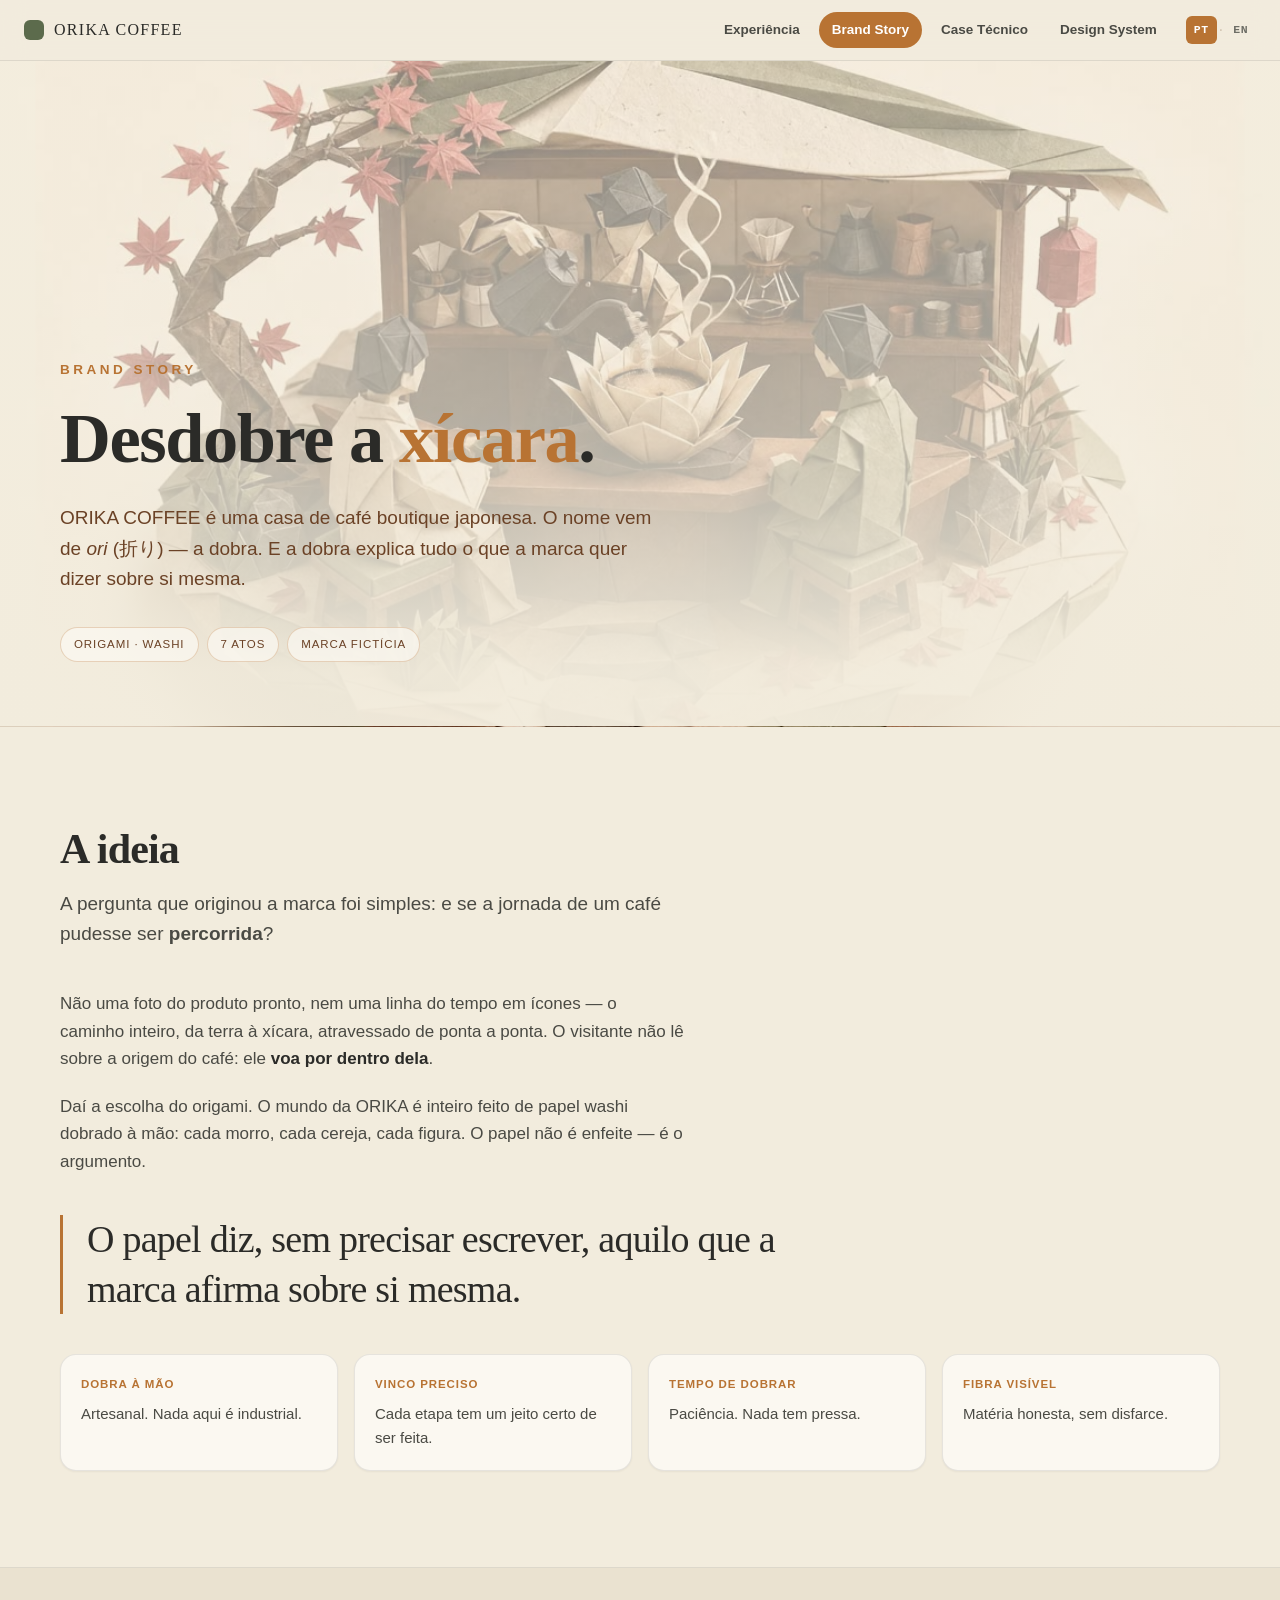
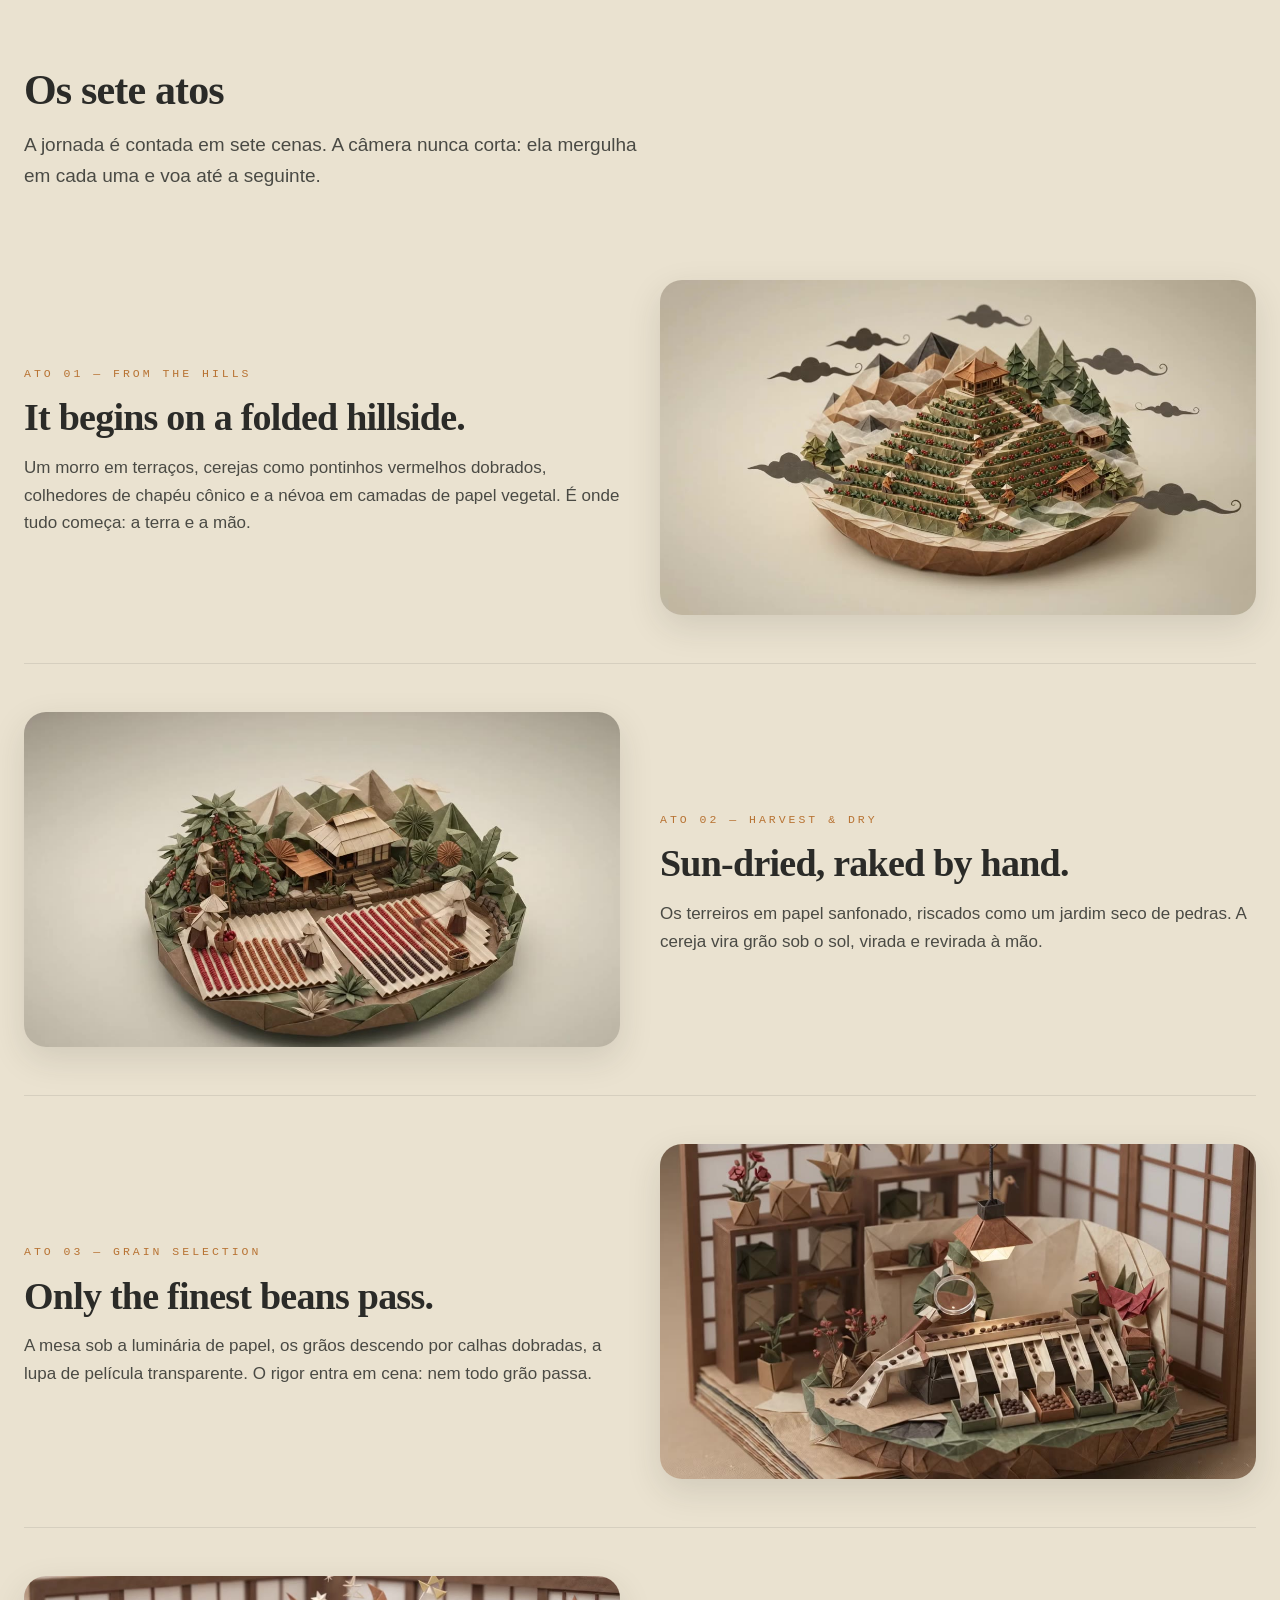
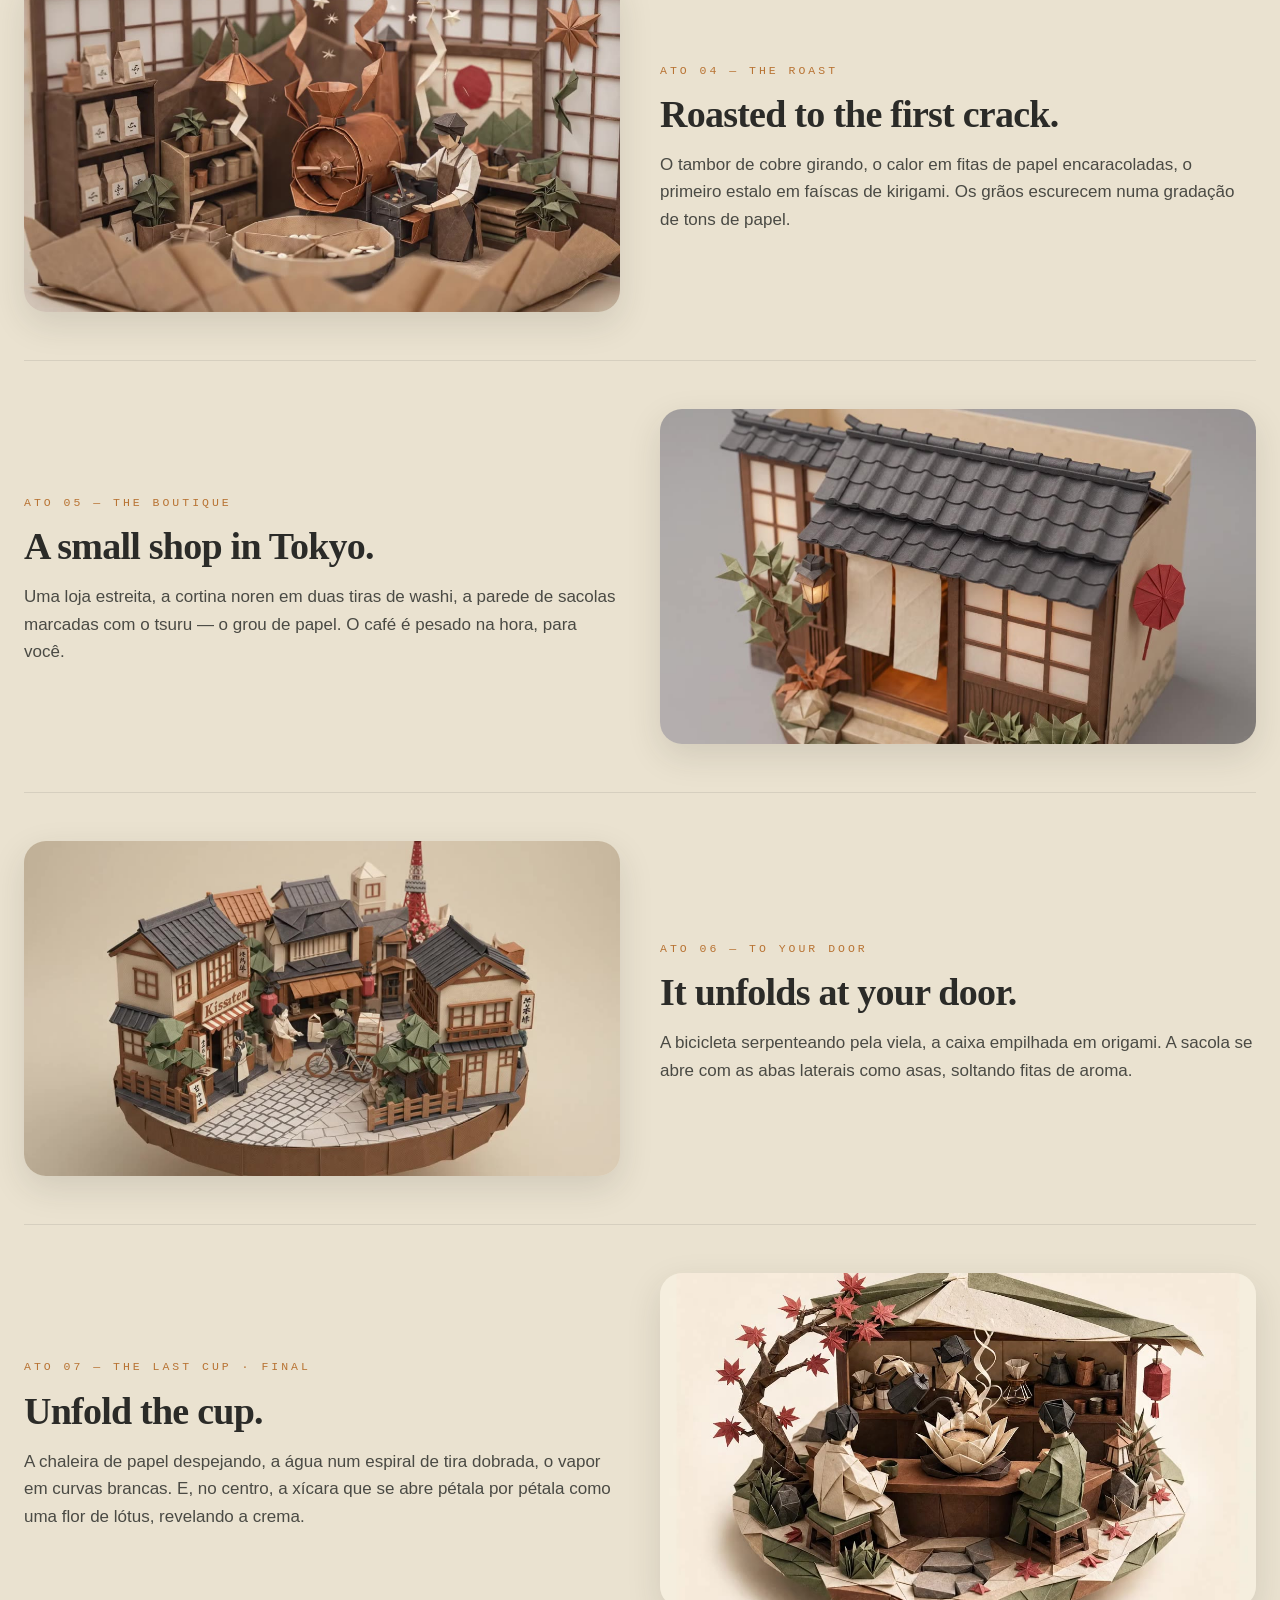
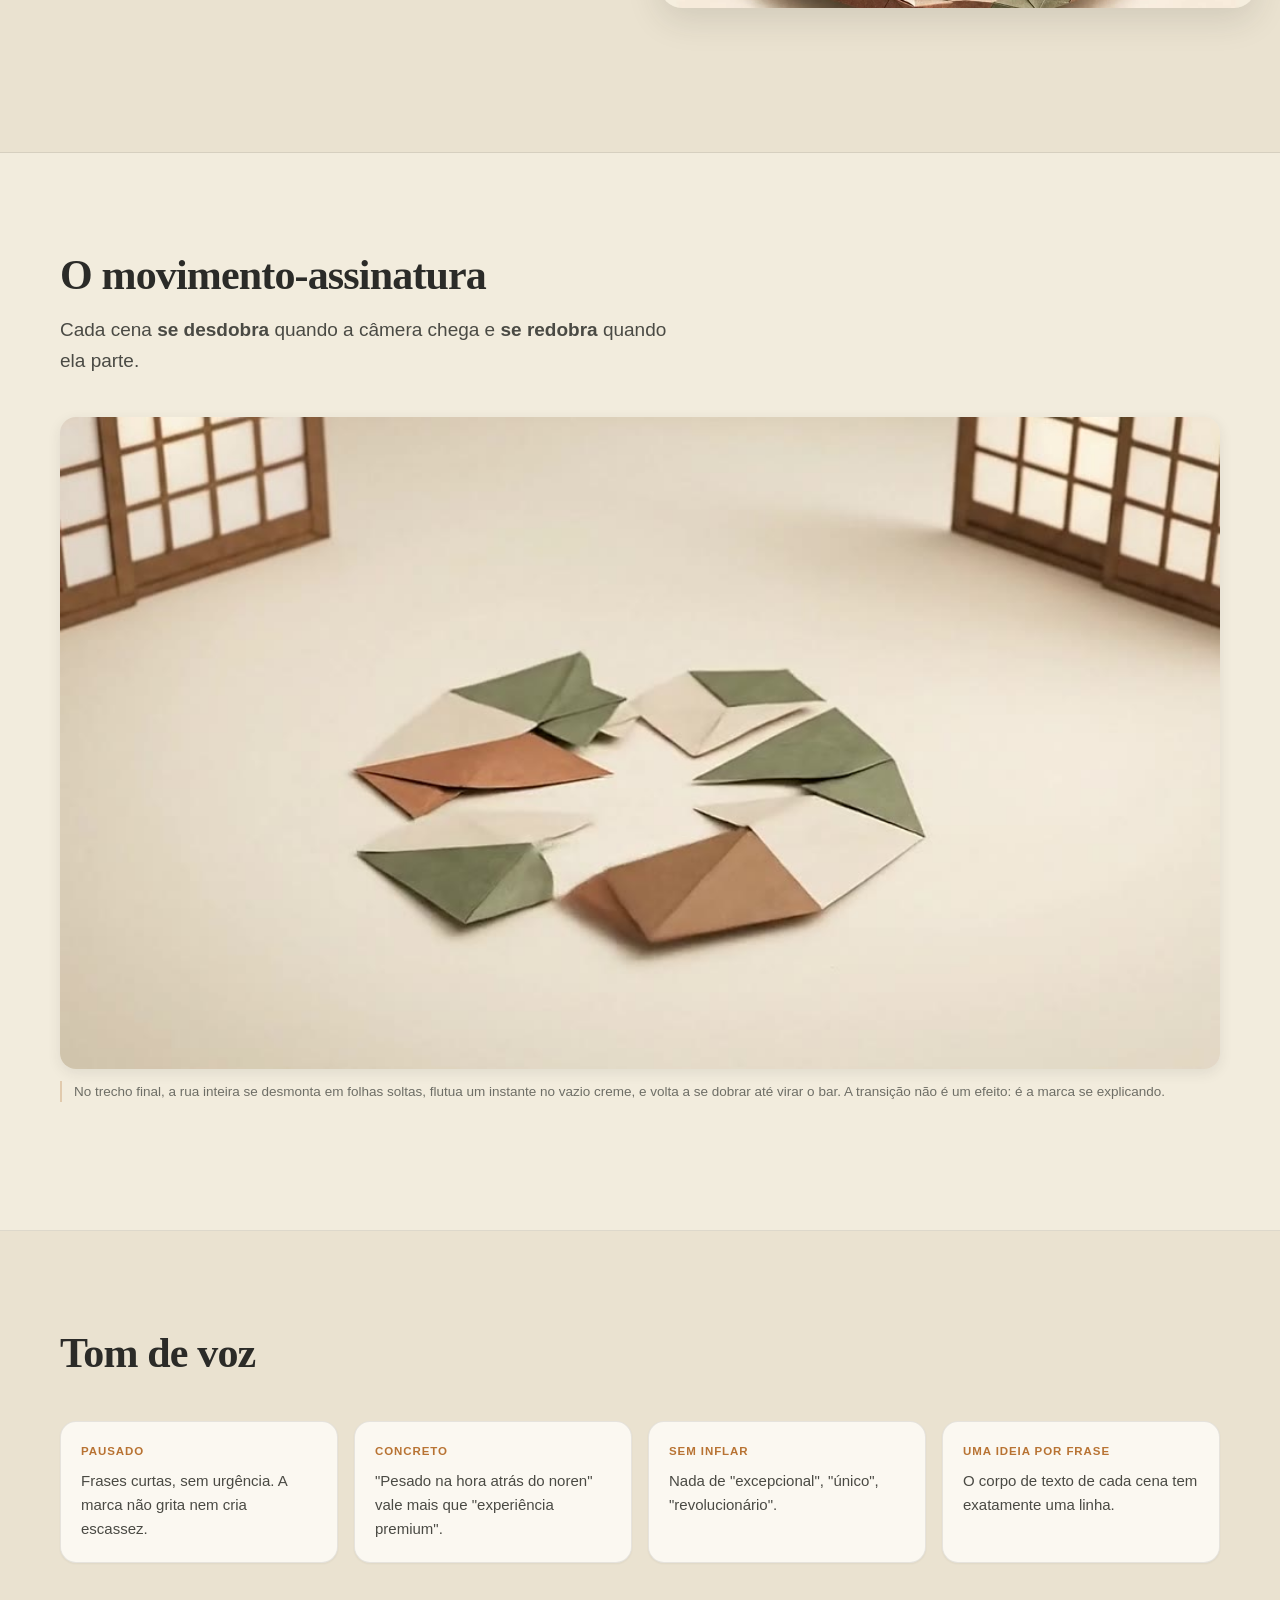
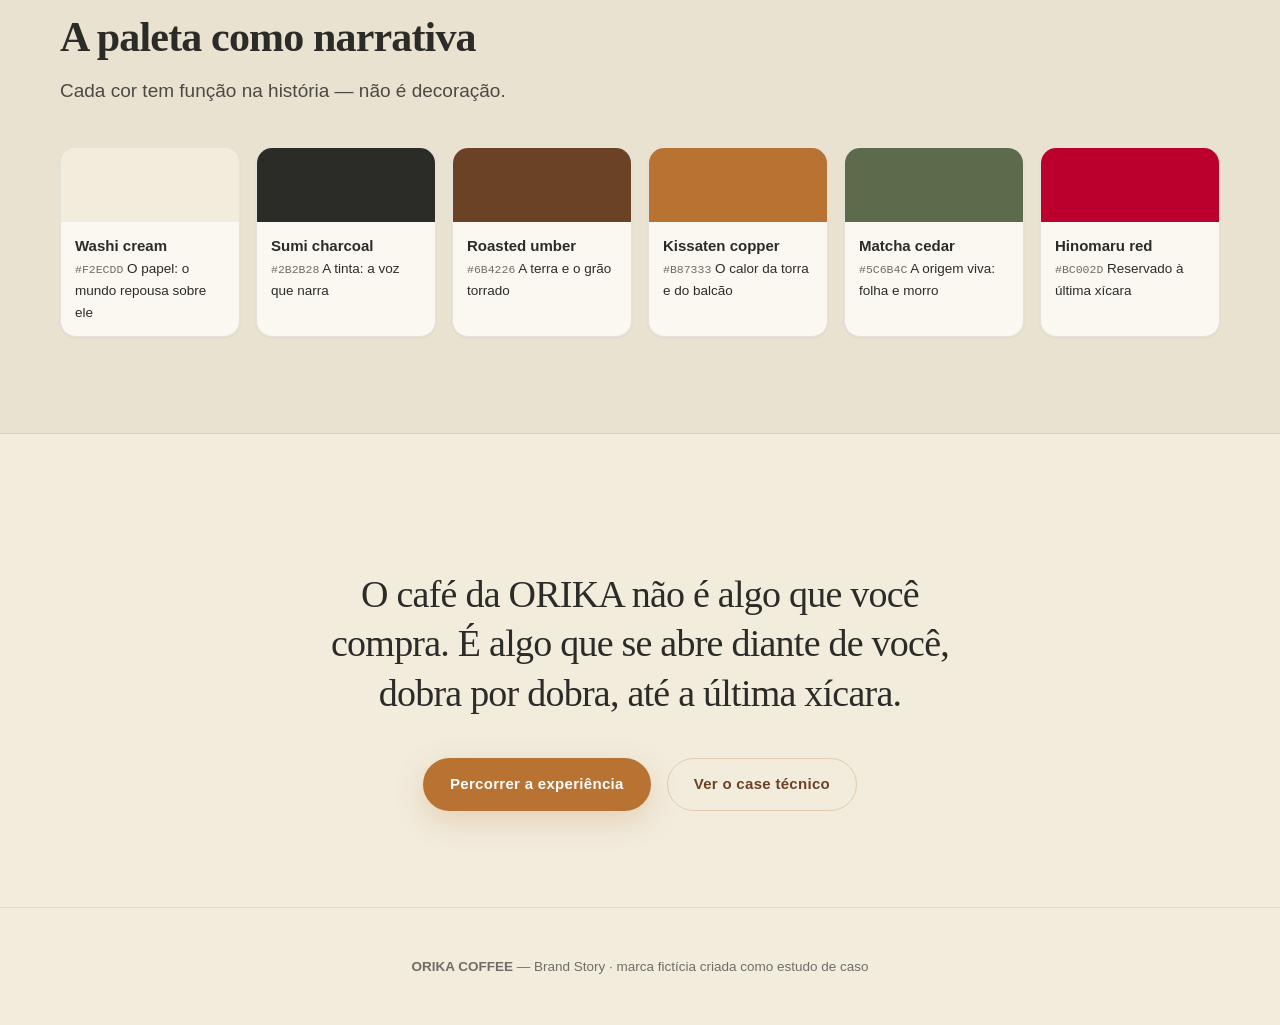
<file: pt/story/index.html>
<!doctype html>
<html lang="pt-BR">
<head>
<meta charset="utf-8">
<meta name="viewport" content="width=device-width, initial-scale=1, viewport-fit=cover">
<title>ORIKA COFFEE — Brand Story</title>
<meta name="description" content="A história da ORIKA COFFEE: um mundo de papel dobrado, do cafezal à última xícara.">
<link rel="stylesheet" href="/design-system/styles.css">
<link rel="stylesheet" href="/case-pages.css">
</head>
<body>

<nav class="case-top">
  <div class="container-xl case-top__row">
    <a class="case-brand" href="/"><i></i> ORIKA COFFEE</a>
    <div class="case-right">
      <div class="case-links">
        <a href="/">Experiência</a>
        <a href="/pt/story/" class="on">Brand Story</a>
        <a href="/pt/case/">Case Técnico</a>
        <a href="/pt/design-system/">Design System</a>
      </div>
      <div class="case-lang"><a href="/pt/story/" class="on">PT</a><span>·</span><a href="/story/">EN</a></div>
    </div>
  </div>
</nav>

<header class="case-hero" style="background-image:url('/assets/bar.jpg')">
  <div class="container case-hero__inner">
    <span class="eyebrow">Brand Story</span>
    <h1>Desdobre a <em>xícara</em>.</h1>
    <p class="case-hero__lede">ORIKA COFFEE é uma casa de café boutique japonesa. O nome vem de <em>ori</em> (折り) — a dobra. E a dobra explica tudo o que a marca quer dizer sobre si mesma.</p>
    <div class="case-meta"><span>Origami · Washi</span><span>7 atos</span><span>Marca fictícia</span></div>
  </div>
</header>

<!-- A IDEIA -->
<section class="case-section">
  <div class="container">
    <div class="case-head">
      <h2>A ideia</h2>
      <p>A pergunta que originou a marca foi simples: e se a jornada de um café pudesse ser <strong>percorrida</strong>?</p>
    </div>
    <div class="prose">
      <p>Não uma foto do produto pronto, nem uma linha do tempo em ícones — o caminho inteiro, da terra à xícara, atravessado de ponta a ponta. O visitante não lê sobre a origem do café: ele <strong>voa por dentro dela</strong>.</p>
      <p>Daí a escolha do origami. O mundo da ORIKA é inteiro feito de papel washi dobrado à mão: cada morro, cada cereja, cada figura. O papel não é enfeite — é o argumento.</p>
    </div>

    <div class="pull">O papel diz, sem precisar escrever, aquilo que a marca afirma sobre si mesma.</div>

    <div class="flow">
      <div><strong>Dobra à mão</strong><p>Artesanal. Nada aqui é industrial.</p></div>
      <div><strong>Vinco preciso</strong><p>Cada etapa tem um jeito certo de ser feita.</p></div>
      <div><strong>Tempo de dobrar</strong><p>Paciência. Nada tem pressa.</p></div>
      <div><strong>Fibra visível</strong><p>Matéria honesta, sem disfarce.</p></div>
    </div>
  </div>
</section>

<!-- OS SETE ATOS -->
<section class="case-section">
  <div class="container-xl">
    <div class="case-head">
      <h2>Os sete atos</h2>
      <p>A jornada é contada em sete cenas. A câmera nunca corta: ela mergulha em cada uma e voa até a seguinte.</p>
    </div>

    <div class="act">
      <div class="act__media"><img src="/assets/plantation.jpg" alt="Plantação em terraços de papel"></div>
      <div>
        <span class="act__num">ATO 01 — FROM THE HILLS</span>
        <h3>It begins on a folded hillside.</h3>
        <p>Um morro em terraços, cerejas como pontinhos vermelhos dobrados, colhedores de chapéu cônico e a névoa em camadas de papel vegetal. É onde tudo começa: a terra e a mão.</p>
      </div>
    </div>

    <div class="act">
      <div class="act__media"><img src="/assets/harvest.jpg" alt="Terreiros de secagem"></div>
      <div>
        <span class="act__num">ATO 02 — HARVEST &amp; DRY</span>
        <h3>Sun-dried, raked by hand.</h3>
        <p>Os terreiros em papel sanfonado, riscados como um jardim seco de pedras. A cereja vira grão sob o sol, virada e revirada à mão.</p>
      </div>
    </div>

    <div class="act">
      <div class="act__media"><img src="/assets/selection.jpg" alt="Mesa de seleção com lupa"></div>
      <div>
        <span class="act__num">ATO 03 — GRAIN SELECTION</span>
        <h3>Only the finest beans pass.</h3>
        <p>A mesa sob a luminária de papel, os grãos descendo por calhas dobradas, a lupa de película transparente. O rigor entra em cena: nem todo grão passa.</p>
      </div>
    </div>

    <div class="act">
      <div class="act__media"><img src="/assets/roasting.jpg" alt="Torrador de tambor de cobre"></div>
      <div>
        <span class="act__num">ATO 04 — THE ROAST</span>
        <h3>Roasted to the first crack.</h3>
        <p>O tambor de cobre girando, o calor em fitas de papel encaracoladas, o primeiro estalo em faíscas de kirigami. Os grãos escurecem numa gradação de tons de papel.</p>
      </div>
    </div>

    <div class="act">
      <div class="act__media"><img src="/assets/boutique.jpg" alt="Loja com cortina noren"></div>
      <div>
        <span class="act__num">ATO 05 — THE BOUTIQUE</span>
        <h3>A small shop in Tokyo.</h3>
        <p>Uma loja estreita, a cortina noren em duas tiras de washi, a parede de sacolas marcadas com o tsuru — o grou de papel. O café é pesado na hora, para você.</p>
      </div>
    </div>

    <div class="act">
      <div class="act__media"><img src="/assets/delivery.jpg" alt="Entregador de bicicleta na viela"></div>
      <div>
        <span class="act__num">ATO 06 — TO YOUR DOOR</span>
        <h3>It unfolds at your door.</h3>
        <p>A bicicleta serpenteando pela viela, a caixa empilhada em origami. A sacola se abre com as abas laterais como asas, soltando fitas de aroma.</p>
      </div>
    </div>

    <div class="act">
      <div class="act__media"><img src="/assets/bar.jpg" alt="Balcão de pour-over com xícara-lótus"></div>
      <div>
        <span class="act__num">ATO 07 — THE LAST CUP · FINAL</span>
        <h3>Unfold the cup.</h3>
        <p>A chaleira de papel despejando, a água num espiral de tira dobrada, o vapor em curvas brancas. E, no centro, a xícara que se abre pétala por pétala como uma flor de lótus, revelando a crema.</p>
      </div>
    </div>
  </div>
</section>

<!-- MOVIMENTO-ASSINATURA -->
<section class="case-section">
  <div class="container">
    <div class="case-head">
      <h2>O movimento-assinatura</h2>
      <p>Cada cena <strong>se desdobra</strong> quando a câmera chega e <strong>se redobra</strong> quando ela parte.</p>
    </div>
    <figure class="fig">
      <img src="/case/assets/fold.jpg" alt="A cena desmontada em peças de origami no meio da transição">
      <figcaption>No trecho final, a rua inteira se desmonta em folhas soltas, flutua um instante no vazio creme, e volta a se dobrar até virar o bar. A transição não é um efeito: é a marca se explicando.</figcaption>
    </figure>
  </div>
</section>

<!-- TOM DE VOZ + PALETA -->
<section class="case-section">
  <div class="container">
    <div class="case-head"><h2>Tom de voz</h2></div>
    <div class="flow" style="margin-bottom:var(--space-48)">
      <div><strong>Pausado</strong><p>Frases curtas, sem urgência. A marca não grita nem cria escassez.</p></div>
      <div><strong>Concreto</strong><p>"Pesado na hora atrás do noren" vale mais que "experiência premium".</p></div>
      <div><strong>Sem inflar</strong><p>Nada de "excepcional", "único", "revolucionário".</p></div>
      <div><strong>Uma ideia por frase</strong><p>O corpo de texto de cada cena tem exatamente uma linha.</p></div>
    </div>

    <div class="case-head"><h2>A paleta como narrativa</h2><p>Cada cor tem função na história — não é decoração.</p></div>
    <div class="pal">
      <div><i style="background:#F2ECDD"></i><p><b>Washi cream</b><span>#F2ECDD</span> O papel: o mundo repousa sobre ele</p></div>
      <div><i style="background:#2B2B28"></i><p><b>Sumi charcoal</b><span>#2B2B28</span> A tinta: a voz que narra</p></div>
      <div><i style="background:#6B4226"></i><p><b>Roasted umber</b><span>#6B4226</span> A terra e o grão torrado</p></div>
      <div><i style="background:#B87333"></i><p><b>Kissaten copper</b><span>#B87333</span> O calor da torra e do balcão</p></div>
      <div><i style="background:#5C6B4C"></i><p><b>Matcha cedar</b><span>#5C6B4C</span> A origem viva: folha e morro</p></div>
      <div><i style="background:#BC002D"></i><p><b>Hinomaru red</b><span>#BC002D</span> Reservado à última xícara</p></div>
    </div>
  </div>
</section>

<section class="case-cta">
  <div class="container">
    <div class="pull" style="margin-inline:auto;border:none;padding:0;text-align:center;max-width:34ch">
      O café da ORIKA não é algo que você compra. É algo que se abre diante de você, dobra por dobra, até a última xícara.
    </div>
    <div class="btn-row" style="justify-content:center;margin-top:var(--space-40)">
      <a class="btn-primary" href="/">Percorrer a experiência</a>
      <a class="btn-outline" href="/pt/case/">Ver o case técnico</a>
    </div>
  </div>
</section>

<footer class="case-foot">
  <div class="container"><p><strong>ORIKA COFFEE</strong> — Brand Story · marca fictícia criada como estudo de caso</p></div>
</footer>

</body>
</html>
</file>
<file: design-system/styles.css>
/* ============================================================================
   ORIKA COFFEE — Design System
   Origami / washi paper-craft identity. Light-first (washi base, sumi ink),
   copper as the working accent, hinomaru red reserved for the payoff.
   ========================================================================== */

/* ---------------------------------------------------------------- TOKENS -- */
:root {
  /* --- Core palette (brand) --- */
  --clr-washi:          #F2ECDD;  /* base surface — washi cream */
  --clr-washi-warm:     #EAE2D0;  /* alt band */
  --clr-washi-deep:     #DED4BE;  /* pressed / inset */
  --clr-paper:          #FBF8F1;  /* raised card (lighter than base) */

  --clr-sumi:           #2B2B28;  /* primary ink */
  --clr-sumi-soft:      #4A4A44;  /* secondary ink */
  --clr-sumi-dim:       #6E6E66;  /* tertiary / captions */

  --clr-umber:          #6B4226;  /* roasted umber — earth, secondary */
  --clr-umber-light:    #8A5A38;
  --clr-umber-subtle:   rgba(107, 66, 38, 0.10);
  --clr-umber-border:   rgba(107, 66, 38, 0.22);

  --clr-copper:         #B87333;  /* kissaten copper — PRIMARY accent */
  --clr-copper-light:   #CE8E4E;
  --clr-copper-dim:     #9A5F28;
  --clr-copper-subtle:  rgba(184, 115, 51, 0.12);
  --clr-copper-border:  rgba(184, 115, 51, 0.28);
  --clr-copper-glow:    rgba(184, 115, 51, 0.16);

  --clr-matcha:         #5C6B4C;  /* matcha-cedar — origin / nature */
  --clr-matcha-light:   #74855F;
  --clr-matcha-subtle:  rgba(92, 107, 76, 0.12);

  --clr-hinomaru:       #BC002D;  /* reserved — finale, critical emphasis */
  --clr-hinomaru-light: #D42945;
  --clr-hinomaru-subtle:rgba(188, 0, 45, 0.10);

  /* --- Semantic --- */
  --clr-bg:        var(--clr-washi);
  --clr-surface:   var(--clr-paper);
  --clr-ink:       var(--clr-sumi);
  --clr-ink-soft:  var(--clr-sumi-soft);
  --clr-ink-dim:   var(--clr-sumi-dim);
  --clr-accent:    var(--clr-copper);

  /* --- Typography --- */
  --font-display: 'Hiragino Mincho ProN', 'Yu Mincho', 'Songti SC', Georgia, 'Times New Roman', serif;
  --font-body:    -apple-system, BlinkMacSystemFont, 'Segoe UI', Helvetica, Arial, sans-serif;
  --font-mono:    ui-monospace, SFMono-Regular, 'SF Mono', Menlo, monospace;

  --text-display-xxl:  clamp(56px, 7.5vw, 104px);
  --text-display-xl:   clamp(44px, 5.5vw, 76px);
  --text-display-l:    clamp(36px, 4.4vw, 56px);
  --text-heading-m:    clamp(30px, 3.6vw, 42px);
  --text-heading-s:    clamp(24px, 2.8vw, 32px);
  --text-card-heading: clamp(20px, 2.2vw, 26px);
  --text-body-lg:      19px;
  --text-body:         17px;
  --text-small:        15px;
  --text-caption:      13.5px;
  --text-micro:        11.5px;

  --ls-tight:  -0.02em;
  --ls-normal:  0;
  --ls-wide:    0.08em;
  --ls-wider:   0.16em;
  --ls-widest:  0.26em;   /* eyebrows / labels */

  --lh-tight: 1.08;
  --lh-snug:  1.28;
  --lh-body:  1.62;

  /* --- Spacing (8px base) --- */
  --space-4:4px;   --space-8:8px;    --space-12:12px;  --space-16:16px;
  --space-20:20px; --space-24:24px;  --space-32:32px;  --space-40:40px;
  --space-48:48px; --space-56:56px;  --space-64:64px;  --space-80:80px;
  --space-96:96px; --space-120:120px; --space-160:160px;

  /* --- Motion: "the fold" --- */
  --ease-fold:     cubic-bezier(0.22, 1, 0.36, 1);    /* paper settling open */
  --ease-unfold:   cubic-bezier(0.33, 0, 0.2, 1);     /* crisp release */
  --ease-drift:    cubic-bezier(0.25, 0.1, 0.25, 1);  /* weightless glide */
  --ease-crease:   cubic-bezier(0.65, 0, 0.35, 1);    /* sharp fold */

  --duration-fast:      220ms;
  --duration-base:      380ms;
  --duration-slow:      680ms;
  --duration-cinematic: 1150ms;

  /* --- Elevation: paper lifting off paper (warm, soft, never harsh) --- */
  --elev-1:      0 1px 2px rgba(43, 43, 40, 0.06);
  --elev-2:      0 4px 14px rgba(43, 43, 40, 0.09);
  --elev-3:      0 12px 34px rgba(43, 43, 40, 0.13);
  --elev-4:      0 24px 60px rgba(43, 43, 40, 0.16);
  --elev-copper: 0 10px 30px rgba(184, 115, 51, 0.22);
  --shadow-contact: 0 18px 40px -18px rgba(43, 43, 40, 0.35); /* diorama contact shadow */

  /* --- Borders --- */
  --border-hair:     1px solid rgba(43, 43, 40, 0.10);
  --border-subtle:   1px solid rgba(107, 66, 38, 0.14);
  --border-copper:   1px solid var(--clr-copper-border);
  --border-copper-bold: 1px solid rgba(184, 115, 51, 0.55);
  --border-divider:  1px solid rgba(107, 66, 38, 0.18);
  --focus-ring:      0 0 0 3px rgba(184, 115, 51, 0.45);

  /* --- Radius: deckled paper edge (soft, never sharp-square) --- */
  --radius-xs:  6px;
  --radius-sm:  10px;
  --radius-md:  16px;
  --radius-lg:  22px;
  --radius-pill: 999px;

  /* --- Layout --- */
  --container-xl: 1400px;
  --container-lg: 1160px;
  --container-md: 920px;
  --container-sm: 700px;
  --container-xs: 460px;
}

/* Dark "sumi" variant — for night sections / inverted moments */
.sumi-section {
  --clr-bg:       #201F1C;
  --clr-surface:  #2B2A26;
  --clr-ink:      #F2ECDD;
  --clr-ink-soft: #CFC7B5;
  --clr-ink-dim:  #9A9285;
  --border-hair:  1px solid rgba(242, 236, 221, 0.12);
  --border-subtle:1px solid rgba(242, 236, 221, 0.14);
  background: var(--clr-bg);
  color: var(--clr-ink);
}

/* ------------------------------------------------------------------ BASE -- */
* { box-sizing: border-box; }
html { scroll-behavior: smooth; }
body {
  margin: 0;
  background: var(--clr-bg);
  color: var(--clr-ink);
  font-family: var(--font-body);
  font-size: var(--text-body);
  line-height: var(--lh-body);
  -webkit-font-smoothing: antialiased;
}
h1,h2,h3,h4 { font-family: var(--font-display); font-weight: 600; line-height: var(--lh-snug); margin: 0; }
p { margin: 0; }
a { color: var(--clr-copper); }
code, pre { font-family: var(--font-mono); font-size: 13px; }

.container { width: min(100% - 48px, var(--container-lg)); margin-inline: auto; }
.container-xl { width: min(100% - 48px, var(--container-xl)); margin-inline: auto; }

/* --------------------------------------------------------------- HEADER --- */
.ds-header {
  position: relative;
  min-height: 62vh;
  display: grid;
  place-items: center;
  text-align: center;
  padding: var(--space-96) var(--space-24);
  background-image: url('assets/bar.jpg');
  background-size: cover;
  background-position: center;
  border-bottom: var(--border-divider);
}
.ds-header::before {
  content: '';
  position: absolute; inset: 0;
  background: linear-gradient(to bottom,
    rgba(242,236,221,0.88) 0%, rgba(242,236,221,0.72) 45%, rgba(242,236,221,0.94) 100%);
}
.ds-header__inner { position: relative; }
.ds-header__mark {
  width: 54px; height: 54px; margin: 0 auto var(--space-24);
  border-radius: var(--radius-sm);
  background: var(--clr-matcha);
  display: grid; place-items: center;
  box-shadow: var(--elev-2);
}
.ds-header__mark span { color: var(--clr-washi); font-family: var(--font-display); font-size: 26px; line-height: 1; }
.ds-header h1 {
  font-size: var(--text-display-xl);
  letter-spacing: var(--ls-wide);
  margin-bottom: var(--space-12);
}
.ds-header h1 em { font-style: normal; color: var(--clr-copper); }
.ds-header__sub {
  font-size: var(--text-body-lg); color: var(--clr-umber);
  max-width: 56ch; margin-inline: auto;
}
.ds-header__meta {
  margin-top: var(--space-32);
  display: flex; gap: var(--space-12); justify-content: center; flex-wrap: wrap;
  font-size: var(--text-micro); letter-spacing: var(--ls-widest); text-transform: uppercase;
}
.ds-header__meta span {
  padding: 7px 13px; border-radius: var(--radius-pill);
  border: var(--border-copper); color: var(--clr-umber);
  background: rgba(251,248,241,0.7);
}

/* -------------------------------------------------------------- APP BAR --- */
/* Barra de navegação entre as páginas do estudo de caso (/story/, /case/,
   /design-system/). NÃO é usada na experiência principal — lá a navegação
   é o trilho de rota do próprio motor de scroll. */
.case-top {
  position: sticky; top: 0; z-index: 60;
  background: rgba(242,236,221,.90);
  -webkit-backdrop-filter: blur(12px); backdrop-filter: blur(12px);
  border-bottom: var(--border-hair);
}
.case-top__row {
  display: flex; align-items: center; justify-content: space-between; gap: var(--space-16);
  padding: var(--space-12) 0; flex-wrap: wrap;
}
.case-brand {
  display: flex; align-items: center; gap: 10px;
  font-family: var(--font-display); font-size: 16px; letter-spacing: var(--ls-wide);
  color: var(--clr-sumi); text-decoration: none;
}
.case-brand i { width: 20px; height: 20px; border-radius: var(--radius-xs); background: var(--clr-matcha); display: block; }
.case-links { display: flex; gap: 6px; flex-wrap: wrap; }
.case-links a {
  text-decoration: none; font-size: var(--text-caption); font-weight: 600;
  color: var(--clr-sumi-soft); padding: 7px 13px; border-radius: var(--radius-pill);
  transition: background var(--duration-fast) var(--ease-drift), color var(--duration-fast) var(--ease-drift);
}
.case-links a:hover { background: var(--clr-copper-subtle); color: var(--clr-umber); }
.case-links a.on { background: var(--clr-copper); color: #fff; }
/* agrupa links + seletor de idioma à direita da app bar */
.case-right { display: flex; align-items: center; gap: var(--space-16); flex-wrap: wrap; }
/* seletor de idioma PT · EN */
.case-lang { display: inline-flex; align-items: center; gap: 2px; }
.case-lang a {
  font-family: var(--font-mono); font-size: 11.5px; font-weight: 700; letter-spacing: .04em;
  text-decoration: none; color: var(--clr-ink-dim); padding: 5px 8px; border-radius: var(--radius-xs);
  transition: color var(--duration-fast) var(--ease-drift), background var(--duration-fast) var(--ease-drift);
}
.case-lang a:hover { color: var(--clr-umber); background: var(--clr-copper-subtle); }
.case-lang a.on { color: #fff; background: var(--clr-copper); }
.case-lang span { color: var(--clr-umber-border); }

/* ------------------------------------------------------------------ NAV --- */
.ds-toc {
  position: sticky; top: 0; z-index: 50;
  background: rgba(242,236,221,0.92);
  -webkit-backdrop-filter: blur(12px); backdrop-filter: blur(12px);
  border-bottom: var(--border-hair);
}
.ds-toc__row { display: flex; gap: var(--space-8); overflow-x: auto; padding: var(--space-12) 0; }
.ds-toc a {
  flex: 0 0 auto; text-decoration: none; color: var(--clr-sumi-soft);
  font-size: var(--text-caption); font-weight: 600; letter-spacing: .02em;
  padding: 7px 13px; border-radius: var(--radius-pill);
  transition: background var(--duration-fast) var(--ease-drift), color var(--duration-fast) var(--ease-drift);
}
.ds-toc a:hover { background: var(--clr-copper-subtle); color: var(--clr-umber); }
/* Quando a app bar está presente, o índice gruda logo ABAIXO dela.
   --appbar-h é medida em runtime (a barra quebra em 2 linhas no mobile,
   então um valor fixo sobrepõe). Fallback cobre o caso sem JS. */
.case-top ~ .ds-toc { top: var(--appbar-h, 61px); }

/* -------------------------------------------------------------- SECTION --- */
.ds-section { padding: var(--space-96) 0; border-bottom: var(--border-hair); }
.ds-section:nth-child(even of .ds-section) { background: var(--clr-washi-warm); }
.ds-section__head { margin-bottom: var(--space-48); max-width: 70ch; }
.ds-section__num {
  font-family: var(--font-mono); font-size: var(--text-micro);
  letter-spacing: var(--ls-widest); color: var(--clr-copper); display: block; margin-bottom: var(--space-12);
}
.ds-section h2 { font-size: var(--text-heading-m); letter-spacing: var(--ls-tight); margin-bottom: var(--space-16); }
.ds-section__lede { color: var(--clr-ink-soft); font-size: var(--text-body-lg); }
.ds-sub { font-size: var(--text-card-heading); margin: var(--space-48) 0 var(--space-20); }
.ds-note {
  border-left: 3px solid var(--clr-copper);
  background: var(--clr-copper-subtle);
  padding: var(--space-16) var(--space-20);
  border-radius: 0 var(--radius-sm) var(--radius-sm) 0;
  font-size: var(--text-small); color: var(--clr-umber);
  margin-top: var(--space-24);
}

/* ---------------------------------------------------------------- GRIDS --- */
.grid { display: grid; gap: var(--space-24); }
.grid-2 { grid-template-columns: repeat(auto-fit, minmax(300px,1fr)); }
.grid-3 { grid-template-columns: repeat(auto-fit, minmax(240px,1fr)); }
.grid-4 { grid-template-columns: repeat(auto-fit, minmax(190px,1fr)); }

/* -------------------------------------------------------------- SWATCH ---- */
.swatch { border-radius: var(--radius-md); overflow: hidden; background: var(--clr-surface); box-shadow: var(--elev-1); border: var(--border-hair); }
.swatch__chip { height: 96px; }
.swatch__body { padding: var(--space-16); }
.swatch__name { font-weight: 700; font-size: var(--text-small); }
.swatch__hex { font-family: var(--font-mono); font-size: var(--text-caption); color: var(--clr-ink-dim); }
.swatch__use { font-size: var(--text-caption); color: var(--clr-ink-soft); margin-top: 6px; }
.swatch__token { font-family: var(--font-mono); font-size: 11px; color: var(--clr-copper); margin-top: 8px; display: block; }

/* ---------------------------------------------------------------- CARDS --- */
.card {
  background: var(--clr-surface);
  border: var(--border-hair);
  border-radius: var(--radius-md);
  box-shadow: var(--elev-2);
  padding: var(--space-24);
}
.card--flat { box-shadow: none; }
.card--inset { background: var(--clr-washi-deep); box-shadow: inset 0 1px 3px rgba(43,43,40,.08); }

/* Scene card — the signature component (a diorama "island") */
.scene-card {
  background: var(--clr-surface);
  border: var(--border-hair);
  border-radius: var(--radius-lg);
  overflow: hidden;
  box-shadow: var(--elev-2);
  transition: transform var(--duration-base) var(--ease-fold), box-shadow var(--duration-base) var(--ease-fold);
}
.scene-card:hover { transform: translateY(-4px); box-shadow: var(--elev-3); }
.scene-card__media { position: relative; aspect-ratio: 16/9; background: var(--clr-washi); }
.scene-card__media img { width: 100%; height: 100%; object-fit: cover; display: block; }
.scene-card__idx {
  position: absolute; top: 12px; left: 12px;
  font-family: var(--font-mono); font-size: var(--text-micro); letter-spacing: var(--ls-wide);
  background: rgba(251,248,241,.88); color: var(--clr-umber);
  padding: 5px 10px; border-radius: var(--radius-pill);
}
.scene-card__body { padding: var(--space-20) var(--space-24) var(--space-24); }
.eyebrow {
  font-size: var(--text-micro); letter-spacing: var(--ls-widest); text-transform: uppercase;
  color: var(--clr-copper); font-weight: 700; display: block; margin-bottom: var(--space-8);
}
.scene-card h3 { font-size: var(--text-card-heading); margin-bottom: var(--space-8); letter-spacing: var(--ls-tight); }
.scene-card p { color: var(--clr-ink-soft); font-size: var(--text-small); }

/* Tag pills */
.tags { display: flex; flex-wrap: wrap; gap: var(--space-8); margin-top: var(--space-16); }
.tag {
  font-size: var(--text-caption); font-weight: 600;
  padding: 6px 12px; border-radius: var(--radius-pill);
  border: var(--border-subtle); color: var(--clr-umber);
  background: rgba(242,236,221,.6);
}
.tag--matcha { border-color: rgba(92,107,76,.35); color: var(--clr-matcha); background: var(--clr-matcha-subtle); }
.tag--copper { border-color: var(--clr-copper-border); color: var(--clr-copper-dim); background: var(--clr-copper-subtle); }

/* -------------------------------------------------------------- BUTTONS --- */
.btn-primary, .btn-outline, .btn-ghost {
  display: inline-flex; align-items: center; gap: 8px;
  font-family: var(--font-body); font-size: var(--text-small); font-weight: 700;
  letter-spacing: .02em; text-decoration: none; cursor: pointer;
  padding: 13px 26px; border-radius: var(--radius-pill);
  transition: background var(--duration-fast) var(--ease-drift),
              color var(--duration-fast) var(--ease-drift),
              transform var(--duration-fast) var(--ease-fold),
              box-shadow var(--duration-fast) var(--ease-drift);
}
.btn-primary { background: var(--clr-copper); color: #fff; border: 1px solid transparent; box-shadow: var(--elev-copper); }
.btn-primary:hover { background: var(--clr-copper-light); transform: translateY(-1px); }
.btn-primary:active { background: var(--clr-copper-dim); transform: translateY(0); }
.btn-primary:focus-visible { outline: none; box-shadow: var(--focus-ring); }

.btn-outline { background: transparent; color: var(--clr-umber); border: var(--border-copper); }
.btn-outline:hover { background: var(--clr-copper-subtle); color: var(--clr-copper-dim); border-color: var(--clr-copper); }
.btn-outline:focus-visible { outline: none; box-shadow: var(--focus-ring); }

.btn-ghost { background: transparent; color: var(--clr-copper); padding-inline: 6px; border: 1px solid transparent; }
.btn-ghost .arrow { transition: transform var(--duration-fast) var(--ease-fold); }
.btn-ghost:hover .arrow { transform: translateX(4px); }

.btn-primary[disabled], .btn-outline[disabled] { opacity: .42; pointer-events: none; }
.btn-row { display: flex; flex-wrap: wrap; gap: var(--space-16); align-items: center; }

/* ---------------------------------------------------------------- FORMS --- */
.field { display: block; margin-bottom: var(--space-20); }
.field__label { display: block; font-size: var(--text-caption); font-weight: 700; letter-spacing: var(--ls-wide); text-transform: uppercase; color: var(--clr-umber); margin-bottom: var(--space-8); }
.input, .select, .textarea {
  width: 100%; font-family: var(--font-body); font-size: var(--text-body);
  color: var(--clr-ink); background: var(--clr-paper);
  border: var(--border-subtle); border-radius: var(--radius-sm);
  padding: 12px 14px;
  transition: border-color var(--duration-fast) var(--ease-drift), box-shadow var(--duration-fast) var(--ease-drift);
}
.input:focus, .select:focus, .textarea:focus { outline: none; border-color: var(--clr-copper); box-shadow: var(--focus-ring); }
.input::placeholder { color: var(--clr-ink-dim); }
.textarea { min-height: 110px; resize: vertical; }
.check { display: flex; align-items: center; gap: 10px; font-size: var(--text-small); margin-bottom: var(--space-12); }
.check input { accent-color: var(--clr-copper); width: 17px; height: 17px; }

/* ----------------------------------------------------------- NAVIGATION --- */
.nav-demo {
  display: flex; align-items: center; justify-content: space-between; gap: var(--space-24);
  background: rgba(251,248,241,.86); -webkit-backdrop-filter: blur(10px); backdrop-filter: blur(10px);
  border: var(--border-hair); border-radius: var(--radius-pill);
  padding: 12px 18px;
}
.nav-demo__brand { display: flex; align-items: center; gap: 10px; font-family: var(--font-display); font-size: 17px; letter-spacing: var(--ls-wide); }
.nav-demo__dot { width: 20px; height: 20px; border-radius: var(--radius-xs); background: var(--clr-matcha); }
.nav-demo__links { display: flex; gap: var(--space-8); flex-wrap: wrap; }
.nav__link {
  position: relative; text-decoration: none; color: var(--clr-sumi-soft);
  font-size: var(--text-caption); font-weight: 600; padding: 7px 13px; border-radius: var(--radius-pill);
  transition: color var(--duration-fast) var(--ease-drift), background var(--duration-fast) var(--ease-drift);
}
.nav__link:hover { color: var(--clr-umber); background: var(--clr-copper-subtle); }
.nav__link.is-active { background: var(--clr-copper); color: #fff; }

/* Route rail — the scroll-world navigator */
.rail { display: flex; flex-direction: column; gap: 14px; align-items: flex-end; }
.rail__dot { display: flex; align-items: center; gap: 10px; font-size: var(--text-micro); color: var(--clr-ink-dim); }
.rail__dot i { width: 9px; height: 9px; border-radius: 50%; background: var(--clr-umber-border); display: block; transition: all var(--duration-base) var(--ease-fold); }
.rail__dot.is-active i { background: var(--clr-copper); transform: scale(1.45); box-shadow: 0 0 0 5px var(--clr-copper-glow); }
.rail__dot.is-active { color: var(--clr-umber); font-weight: 700; }

/* ---------------------------------------------------------------- ICONS --- */
.icon-sm{width:16px;height:16px}.icon-md{width:20px;height:20px}
.icon-lg{width:24px;height:24px}.icon-xl{width:32px;height:32px}.icon-xxl{width:48px;height:48px}
.icon-demo { display: flex; align-items: flex-end; gap: var(--space-24); flex-wrap: wrap; }
.icon-demo figure { text-align: center; margin: 0; }
.icon-demo svg { color: var(--clr-umber); }
.icon-demo figcaption { font-family: var(--font-mono); font-size: 11px; color: var(--clr-ink-dim); margin-top: 8px; }

/* ------------------------------------------------------- SPEC / DISPLAY --- */
.spec { width: 100%; border-collapse: collapse; font-size: var(--text-small); }
.spec th, .spec td { text-align: left; padding: 11px 14px; border-bottom: var(--border-hair); vertical-align: top; }
.spec th { font-size: var(--text-micro); letter-spacing: var(--ls-wide); text-transform: uppercase; color: var(--clr-umber); }
.spec td code { color: var(--clr-copper-dim); }
.tablewrap { overflow-x: auto; border-radius: var(--radius-md); border: var(--border-hair); background: var(--clr-surface); }

.type-row { padding: var(--space-20) 0; border-bottom: var(--border-hair); }
.type-row__meta { font-family: var(--font-mono); font-size: 11px; color: var(--clr-ink-dim); margin-bottom: 6px; }
.type-row__sample { font-family: var(--font-display); line-height: var(--lh-tight); letter-spacing: var(--ls-tight); }

.space-bar { display: flex; align-items: center; gap: var(--space-16); margin-bottom: 10px; }
.space-bar__vis { height: 16px; background: var(--clr-copper); border-radius: 3px; }
.space-bar__label { font-family: var(--font-mono); font-size: 12px; color: var(--clr-ink-dim); min-width: 120px; }

.motion-demo { display: flex; gap: var(--space-16); flex-wrap: wrap; }
.motion-chip {
  padding: var(--space-16); border-radius: var(--radius-md); background: var(--clr-surface);
  border: var(--border-hair); min-width: 210px;
}
.motion-chip__bar { height: 6px; background: var(--clr-washi-deep); border-radius: 3px; overflow: hidden; margin-top: 12px; }
.motion-chip__bar i { display: block; height: 100%; width: 38%; background: var(--clr-copper); border-radius: 3px; animation: slide 2.4s infinite; }
.motion-chip:nth-child(1) i { animation-timing-function: cubic-bezier(0.22,1,0.36,1); }
.motion-chip:nth-child(2) i { animation-timing-function: cubic-bezier(0.33,0,0.2,1); }
.motion-chip:nth-child(3) i { animation-timing-function: cubic-bezier(0.25,0.1,0.25,1); }
.motion-chip:nth-child(4) i { animation-timing-function: cubic-bezier(0.65,0,0.35,1); }
@keyframes slide { 0%,100%{transform:translateX(0)} 50%{transform:translateX(165%)} }

.elev-demo { display: grid; gap: var(--space-24); grid-template-columns: repeat(auto-fit,minmax(150px,1fr)); }
.elev-box { background: var(--clr-paper); border-radius: var(--radius-md); padding: var(--space-24); text-align: center; font-family: var(--font-mono); font-size: 11px; color: var(--clr-ink-dim); }

.contrast-row { display: flex; align-items: center; gap: var(--space-16); padding: 12px 16px; border-radius: var(--radius-sm); margin-bottom: 10px; }
.contrast-ratio { margin-left: auto; font-family: var(--font-mono); font-size: 12px; padding: 3px 9px; border-radius: var(--radius-pill); background: rgba(255,255,255,.22); }

/* --------------------------------------------------- SCREEN (TELA) DEMO --- */
.screen {
  border-radius: var(--radius-lg); overflow: hidden;
  border: var(--border-hair); box-shadow: var(--elev-3);
  background: var(--clr-washi);
}
.screen__bar {
  display: flex; align-items: center; gap: 8px;
  padding: 11px 16px; background: var(--clr-washi-warm); border-bottom: var(--border-hair);
}
.screen__bar i { width: 10px; height: 10px; border-radius: 50%; background: var(--clr-umber-border); display: block; }
.screen__url {
  margin-left: 10px; font-family: var(--font-mono); font-size: 11.5px; color: var(--clr-ink-dim);
}
.screen__view { position: relative; aspect-ratio: 16/9; overflow: hidden; background: var(--clr-washi); }
.screen__view img { position: absolute; inset: 0; width: 100%; height: 100%; object-fit: cover; }
.screen__copy {
  position: absolute; left: 0; bottom: 0; padding: clamp(16px,3.2vw,40px);
  max-width: 62%;
  background: linear-gradient(to top, rgba(242,236,221,.94) 30%, rgba(242,236,221,0) 100%);
}
.screen__idx { font-family: var(--font-mono); font-size: var(--text-micro); color: var(--clr-copper); letter-spacing: var(--ls-wide); }
.screen__copy h3 {
  font-size: clamp(20px, 3.4vw, 40px); letter-spacing: var(--ls-tight);
  margin: 6px 0 8px; color: var(--clr-sumi);
}
.screen__copy p { font-size: clamp(12px, 1.4vw, 16px); color: var(--clr-umber); }
.screen__nav {
  position: absolute; top: 14px; left: 50%; transform: translateX(-50%);
  display: flex; gap: 5px; background: rgba(251,248,241,.82);
  -webkit-backdrop-filter: blur(8px); backdrop-filter: blur(8px);
  padding: 5px; border-radius: var(--radius-pill); font-size: 10px;
}
.screen__nav span { padding: 4px 9px; border-radius: var(--radius-pill); color: var(--clr-sumi-soft); }
.screen__nav span.on { background: var(--clr-copper); color: #fff; }
.screen__rail { position: absolute; right: 14px; top: 50%; transform: translateY(-50%); display: flex; flex-direction: column; gap: 8px; }
.screen__rail i { width: 7px; height: 7px; border-radius: 50%; background: rgba(107,66,38,.28); display: block; }
.screen__rail i.on { background: var(--clr-copper); transform: scale(1.4); }

/* --------------------------------------------------------------- FOOTER --- */
.ds-footer { padding: var(--space-80) 0; text-align: center; color: var(--clr-ink-dim); font-size: var(--text-caption); }
.ds-footer strong { color: var(--clr-umber); }

/* --------------------------------------------------------- ACCESSIBILITY -- */
.focus-demo:focus-visible { outline: none; box-shadow: var(--focus-ring); }
@media (prefers-reduced-motion: reduce) {
  *, *::before, *::after { animation-duration: .001ms !important; transition-duration: .001ms !important; }
  html { scroll-behavior: auto; }
}
@media (max-width: 720px) {
  .ds-section { padding: var(--space-64) 0; }
  .screen__copy { max-width: 100%; }
}
</file>
<file: case-pages.css>
/* ============================================================================
   ORIKA COFFEE — Case pages (/story/ e /case/)
   Construídas sobre os tokens do Design System (/design-system/styles.css).
   ========================================================================== */

/* NOTA: a app bar (.case-top / .case-brand / .case-links) agora é um componente
   do Design System e vive em /design-system/styles.css — carregado antes deste
   arquivo em /story/ e /case/. Não redeclarar aqui. */

/* ----------------------------------------------------------------- HERO -- */
.case-hero {
  position: relative; min-height: 74vh; display: grid; align-items: end;
  background-size: cover; background-position: center;
  border-bottom: var(--border-divider);
}
.case-hero::before {
  content:''; position: absolute; inset: 0;
  background: linear-gradient(to top, rgba(242,236,221,.97) 8%, rgba(242,236,221,.72) 46%, rgba(242,236,221,.55) 100%);
}
.case-hero__inner { position: relative; padding: var(--space-80) 0 var(--space-64); }
.case-hero .eyebrow { font-size: var(--text-caption); }
.case-hero h1 {
  font-size: var(--text-display-xl); letter-spacing: var(--ls-tight);
  margin: var(--space-12) 0 var(--space-20); max-width: 18ch;
}
.case-hero h1 em { font-style: normal; color: var(--clr-copper); }
.case-hero__lede { font-size: var(--text-body-lg); color: var(--clr-umber); max-width: 58ch; }
.case-meta { display: flex; gap: var(--space-8); flex-wrap: wrap; margin-top: var(--space-32); }
.case-meta span {
  font-size: var(--text-micro); letter-spacing: var(--ls-wide); text-transform: uppercase;
  padding: 7px 13px; border-radius: var(--radius-pill);
  border: var(--border-copper); color: var(--clr-umber); background: rgba(251,248,241,.72);
}

/* --------------------------------------------------------------- BLOCKS -- */
.case-section { padding: var(--space-96) 0; border-bottom: var(--border-hair); }
.case-section:nth-of-type(even) { background: var(--clr-washi-warm); }
.case-head { max-width: 66ch; margin-bottom: var(--space-40); }
.case-head h2 { font-size: var(--text-heading-m); letter-spacing: var(--ls-tight); margin-bottom: var(--space-12); }
.case-head p { color: var(--clr-ink-soft); font-size: var(--text-body-lg); }

.prose { max-width: 66ch; }
.prose p { margin-bottom: var(--space-20); color: var(--clr-ink-soft); }
.prose p strong { color: var(--clr-sumi); }
.prose h3 { font-size: var(--text-card-heading); margin: var(--space-32) 0 var(--space-12); }

.pull {
  font-family: var(--font-display); font-size: clamp(24px,3.2vw,38px); line-height: 1.3;
  letter-spacing: var(--ls-tight); color: var(--clr-sumi);
  border-left: 3px solid var(--clr-copper); padding-left: var(--space-24);
  margin: var(--space-40) 0; max-width: 40ch;
}

/* -------------------------------------------------------------- FIGURES -- */
figure.fig { margin: 0 0 var(--space-32); }
figure.fig img { width: 100%; display: block; border-radius: var(--radius-md); box-shadow: var(--elev-2); }
figcaption {
  font-size: var(--text-caption); color: var(--clr-ink-dim); margin-top: var(--space-12);
  padding-left: var(--space-12); border-left: 2px solid var(--clr-copper-border);
}

.compare { display: grid; gap: var(--space-24); grid-template-columns: repeat(auto-fit,minmax(280px,1fr)); }
.compare figure { position: relative; margin: 0; }
.compare img { width: 100%; display: block; border-radius: var(--radius-md); box-shadow: var(--elev-2); }
.compare .lbl {
  position: absolute; top: 12px; left: 12px;
  font-size: var(--text-micro); font-weight: 700; letter-spacing: var(--ls-wide); text-transform: uppercase;
  padding: 6px 11px; border-radius: var(--radius-pill); background: rgba(251,248,241,.9); color: var(--clr-umber);
}
.compare .lbl.v2 { background: var(--clr-copper); color: #fff; }

/* ------------------------------------------------------- THE SEVEN ACTS -- */
.act {
  display: grid; gap: var(--space-40); align-items: center;
  grid-template-columns: repeat(auto-fit, minmax(320px, 1fr));
  padding: var(--space-48) 0; border-bottom: var(--border-hair);
}
.act:last-child { border-bottom: none; }
.act:nth-child(even) .act__media { order: 2; }
.act__media img { width: 100%; display: block; border-radius: var(--radius-lg); box-shadow: var(--elev-3); }
.act__num {
  font-family: var(--font-mono); font-size: var(--text-micro);
  letter-spacing: var(--ls-widest); color: var(--clr-copper);
}
.act h3 { font-size: clamp(26px,3vw,38px); letter-spacing: var(--ls-tight); margin: var(--space-8) 0 var(--space-12); }
.act p { color: var(--clr-ink-soft); }
.act__jp { font-family: var(--font-display); color: var(--clr-umber); opacity:.55; font-size: 15px; letter-spacing: var(--ls-wide); }

/* --------------------------------------------------------- CHAIN DIAGRAM -- */
.chain { display: flex; align-items: center; gap: 8px; flex-wrap: wrap; margin: var(--space-24) 0; }
.chain b, .chain i {
  font-style: normal; font-size: var(--text-caption); font-weight: 700;
  padding: 10px 15px; border-radius: var(--radius-sm);
}
.chain b { background: var(--clr-copper); color: #fff; }
.chain i { background: var(--clr-washi-deep); color: var(--clr-umber); font-weight: 600; }
.chain span { color: var(--clr-copper); font-weight: 700; }

.flow { display: grid; gap: var(--space-16); grid-template-columns: repeat(auto-fit,minmax(210px,1fr)); margin-top: var(--space-24); }
.flow div {
  background: var(--clr-surface); border: var(--border-hair); border-radius: var(--radius-md);
  padding: var(--space-20); box-shadow: var(--elev-1);
}
.flow strong { display: block; color: var(--clr-copper); font-size: var(--text-micro); letter-spacing: var(--ls-wide); text-transform: uppercase; margin-bottom: 8px; }
.flow p { font-size: var(--text-small); color: var(--clr-ink-soft); }

/* ----------------------------------------------------------------- CODE -- */
pre.code {
  background: #201F1C; color: #EFE7D6; border-radius: var(--radius-md);
  padding: var(--space-20) var(--space-24); overflow-x: auto;
  font-family: var(--font-mono); font-size: 12.5px; line-height: 1.65;
  box-shadow: var(--elev-2); margin: var(--space-24) 0;
}
pre.code .c { color: #9A9285; }
pre.code .k { color: #E0A15E; }

/* ---------------------------------------------------------------- STATS -- */
.stats { display: grid; gap: var(--space-16); grid-template-columns: repeat(auto-fit,minmax(150px,1fr)); }
.stat {
  background: var(--clr-surface); border: var(--border-hair); border-radius: var(--radius-md);
  padding: var(--space-24); text-align: center; box-shadow: var(--elev-1);
}
.stat b { display: block; font-family: var(--font-display); font-size: clamp(28px,3.4vw,42px); color: var(--clr-copper); line-height: 1; }
.stat span { display: block; font-size: var(--text-caption); color: var(--clr-ink-soft); margin-top: 8px; }

/* --------------------------------------------------------------- PALETTE -- */
.pal { display: grid; gap: var(--space-16); grid-template-columns: repeat(auto-fit,minmax(150px,1fr)); }
.pal div { border-radius: var(--radius-md); overflow: hidden; box-shadow: var(--elev-1); border: var(--border-hair); background: var(--clr-surface); }
.pal i { display: block; height: 74px; }
.pal p { padding: 12px 14px; font-size: var(--text-caption); }
.pal p b { display: block; font-size: var(--text-small); }
.pal p span { color: var(--clr-ink-dim); font-family: var(--font-mono); font-size: 11.5px; }

/* ------------------------------------------------------------------ CTA -- */
.case-cta { padding: var(--space-96) 0; text-align: center; }
.case-cta h2 { font-size: var(--text-heading-m); margin-bottom: var(--space-16); }
.case-cta p { color: var(--clr-ink-soft); max-width: 52ch; margin: 0 auto var(--space-32); }
.case-foot { padding: var(--space-48) 0; text-align: center; color: var(--clr-ink-dim); font-size: var(--text-caption); border-top: var(--border-hair); }

@media (max-width: 720px) {
  .case-section { padding: var(--space-64) 0; }
  .act:nth-child(even) .act__media { order: 0; }
}
</file>
